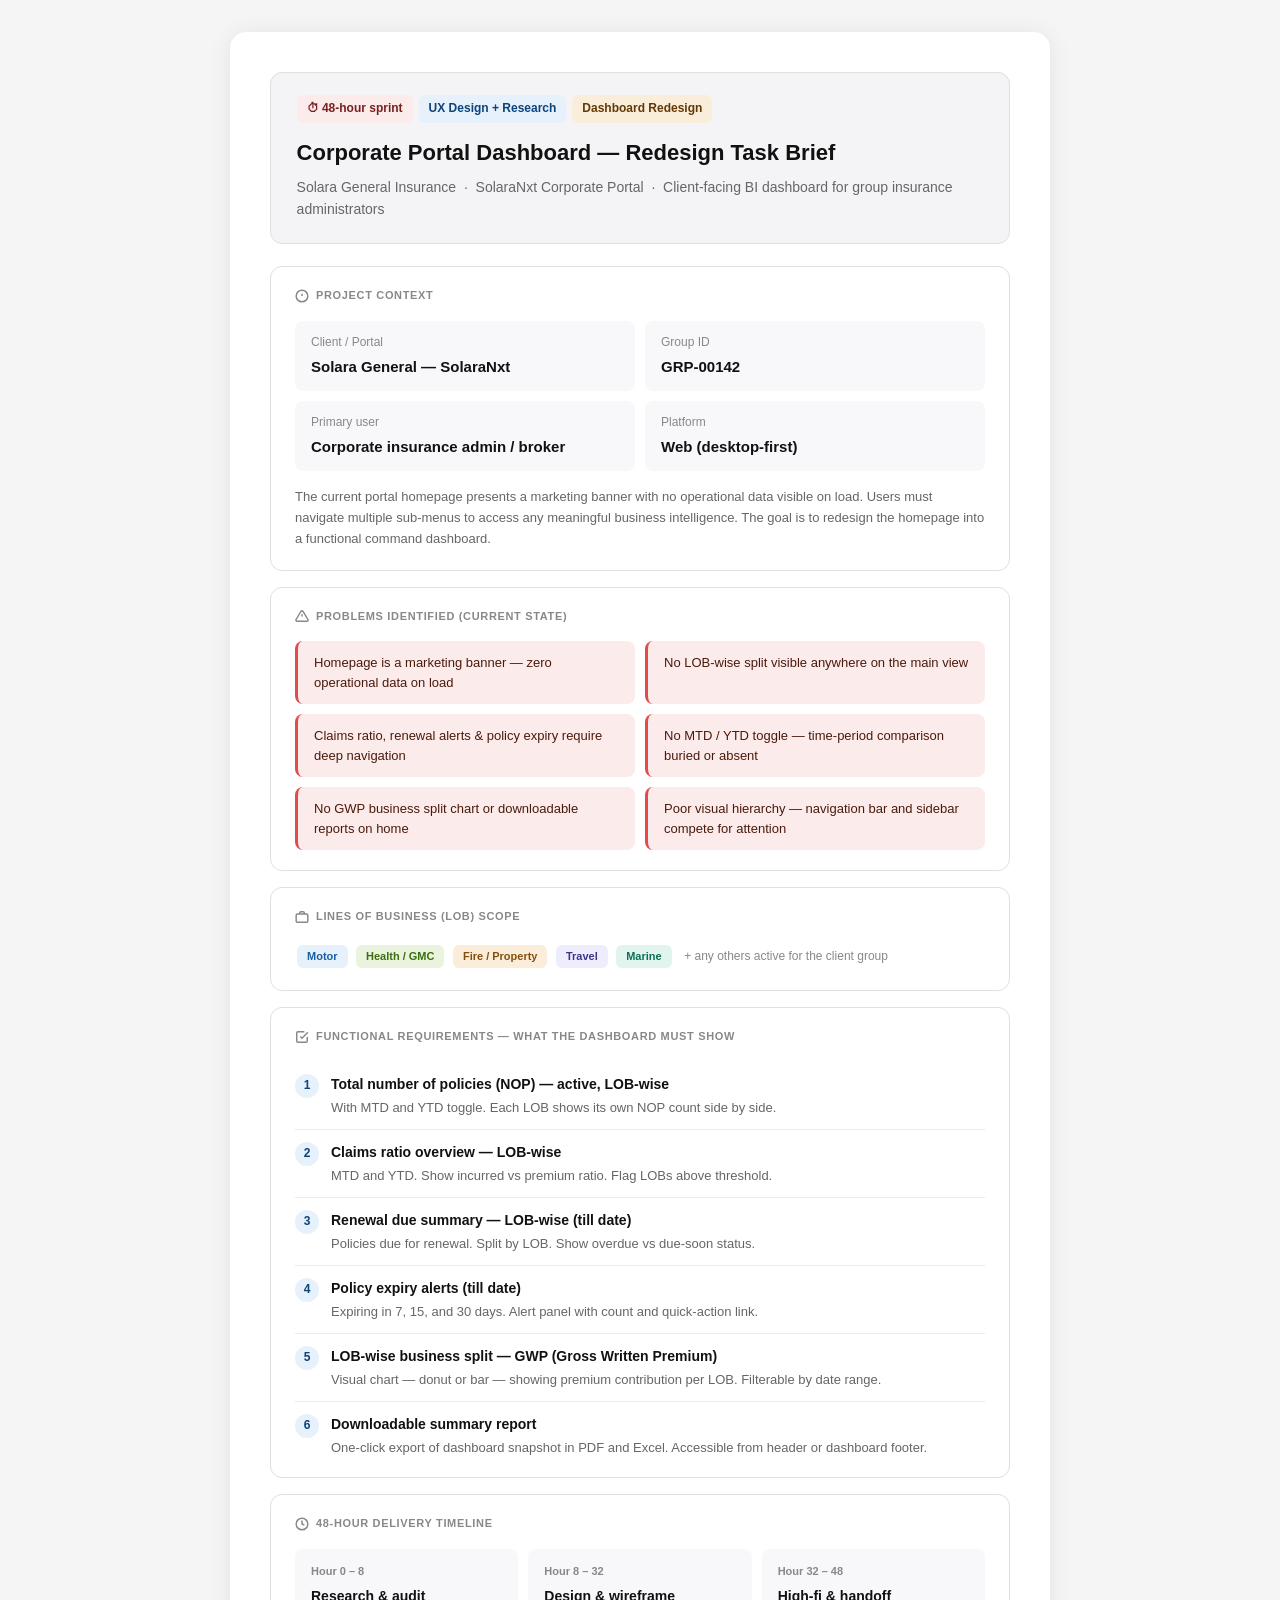
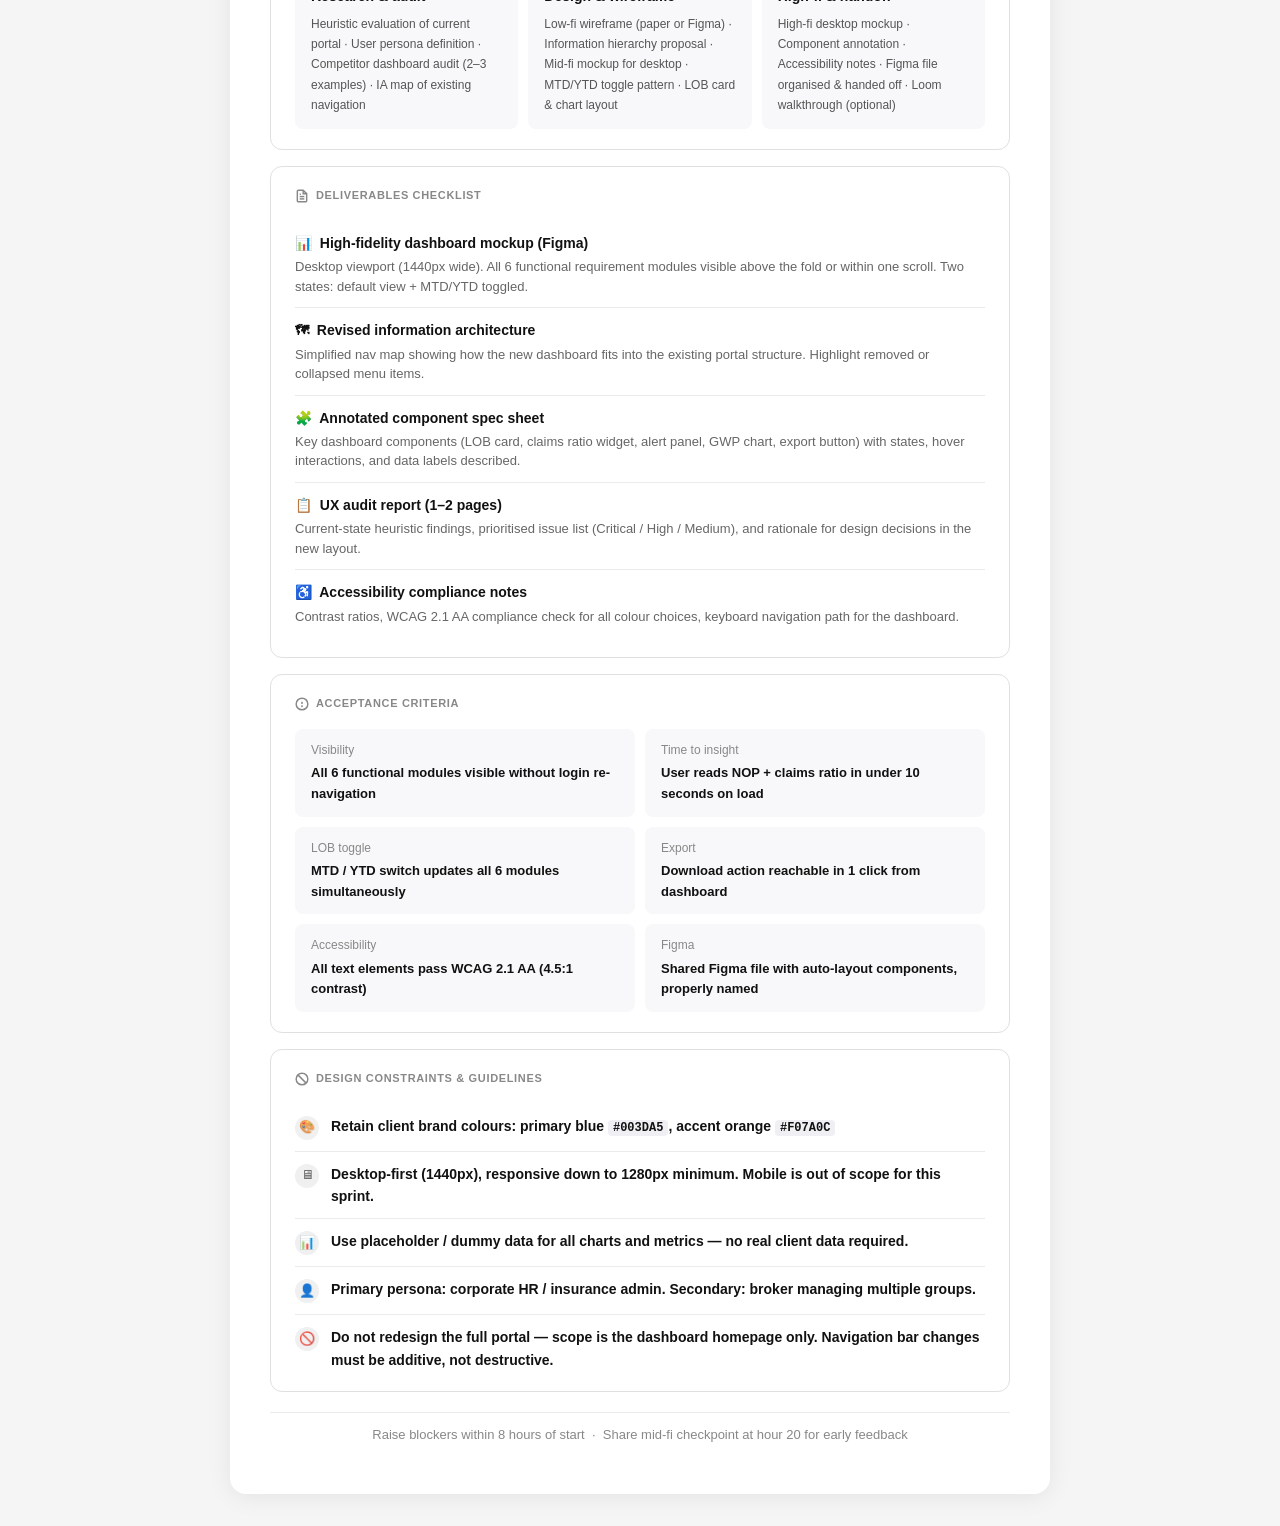
<file: index.html>
<!DOCTYPE html>
<html lang="en">
<head>
<meta charset="UTF-8">
<meta name="viewport" content="width=device-width, initial-scale=1.0">
<title>UX Task Brief — Solara General Insurance Portal Dashboard</title>
<style>
  *, *::before, *::after { box-sizing: border-box; margin: 0; padding: 0; }
  body {
    font-family: -apple-system, BlinkMacSystemFont, 'Segoe UI', Roboto, Helvetica, Arial, sans-serif;
    background: #f5f5f5;
    color: #111;
    padding: 2rem 1rem;
    line-height: 1.6;
  }
  .page {
    max-width: 820px;
    margin: 0 auto;
    background: #fff;
    border-radius: 16px;
    box-shadow: 0 2px 24px rgba(0,0,0,0.08);
    padding: 2.5rem 2.5rem 3rem;
  }

  /* Header */
  .header {
    background: #f4f4f6;
    border: 0.5px solid #e0e0e0;
    border-radius: 12px;
    padding: 1.4rem 1.6rem;
    margin-bottom: 1.4rem;
  }
  .badges { margin-bottom: 12px; display: flex; flex-wrap: wrap; gap: 6px; }
  .badge {
    display: inline-flex; align-items: center; gap: 5px;
    font-size: 12px; font-weight: 600;
    padding: 4px 10px; border-radius: 6px;
  }
  .badge-red    { background: #FCEBEB; color: #791F1F; }
  .badge-blue   { background: #E6F1FB; color: #0C447C; }
  .badge-amber  { background: #FAEEDA; color: #633806; }
  .header h1 { font-size: 22px; font-weight: 600; color: #111; margin-bottom: 6px; }
  .header p  { font-size: 14px; color: #666; }

  /* Sections */
  .section {
    border: 0.5px solid #e0e0e0;
    border-radius: 12px;
    padding: 1.25rem 1.5rem;
    margin-bottom: 1rem;
    background: #fff;
  }
  .section-title {
    font-size: 11px; font-weight: 700;
    color: #888; text-transform: uppercase; letter-spacing: 0.06em;
    margin-bottom: 1rem;
    display: flex; align-items: center; gap: 7px;
  }
  .section-title svg { flex-shrink: 0; }

  /* Meta grid */
  .row { display: grid; grid-template-columns: 1fr 1fr; gap: 10px; margin-bottom: 1rem; }
  .meta-card { background: #f8f8fa; border-radius: 8px; padding: 0.75rem 1rem; }
  .meta-label { font-size: 12px; color: #888; margin-bottom: 3px; }
  .meta-val   { font-size: 15px; font-weight: 600; color: #111; }

  /* Problems */
  .problem-grid { display: grid; grid-template-columns: 1fr 1fr; gap: 10px; }
  .problem-card {
    border-radius: 8px; padding: 0.75rem 1rem;
    background: #FCEBEB; border-left: 3px solid #E24B4A;
  }
  .problem-card p { font-size: 13px; color: #4A1B0C; line-height: 1.5; }

  /* LOB pills */
  .lob-pill {
    display: inline-block; font-size: 11px; font-weight: 600;
    padding: 3px 10px; border-radius: 6px; margin: 2px;
  }
  .lob-motor  { background: #E6F1FB; color: #185FA5; }
  .lob-health { background: #EAF3DE; color: #3B6D11; }
  .lob-fire   { background: #FAEEDA; color: #854F0B; }
  .lob-travel { background: #EEEDFE; color: #3C3489; }
  .lob-marine { background: #E1F5EE; color: #0F6E56; }

  /* Task items */
  .task-item {
    display: flex; align-items: flex-start; gap: 12px;
    padding: 11px 0; border-bottom: 0.5px solid #ebebeb;
  }
  .task-item:last-child { border-bottom: none; padding-bottom: 0; }
  .task-num {
    min-width: 24px; height: 24px; border-radius: 50%;
    background: #E6F1FB; color: #0C447C;
    font-size: 12px; font-weight: 700;
    display: flex; align-items: center; justify-content: center;
    flex-shrink: 0; margin-top: 1px;
  }
  .task-text { font-size: 14px; font-weight: 600; color: #111; }
  .task-sub  { font-size: 13px; color: #666; margin-top: 3px; line-height: 1.5; }

  /* Timeline */
  .timeline { display: grid; grid-template-columns: repeat(3, 1fr); gap: 10px; }
  .phase { background: #f8f8fa; border-radius: 8px; padding: 0.85rem 1rem; }
  .phase-time  { font-size: 11px; font-weight: 700; color: #888; margin-bottom: 5px; }
  .phase-name  { font-size: 14px; font-weight: 600; color: #111; margin-bottom: 6px; }
  .phase-tasks { font-size: 12px; color: #555; line-height: 1.7; }

  /* Deliverables */
  .deliverable {
    display: flex; gap: 12px;
    padding: 11px 0; border-bottom: 0.5px solid #ebebeb;
  }
  .deliverable:last-child { border-bottom: none; }
  .del-icon { font-size: 20px; color: #888; min-width: 28px; margin-top: 1px; }
  .del-title { font-size: 14px; font-weight: 600; color: #111; }
  .del-desc  { font-size: 13px; color: #666; margin-top: 3px; line-height: 1.5; }

  /* KPI grid */
  .kpi-grid { display: grid; grid-template-columns: 1fr 1fr; gap: 10px; }
  .kpi-card  { background: #f8f8fa; border-radius: 8px; padding: 0.75rem 1rem; }
  .kpi-label { font-size: 12px; color: #888; }
  .kpi-val   { font-size: 13px; font-weight: 600; color: #111; margin-top: 3px; }

  /* Constraint icon circle */
  .con-num {
    min-width: 24px; height: 24px; border-radius: 50%;
    background: #f0f0f0; color: #555;
    font-size: 13px; display: flex; align-items: center;
    justify-content: center; flex-shrink: 0; margin-top: 1px;
  }

  /* Footer */
  .footer-note {
    font-size: 13px; color: #888; text-align: center;
    padding-top: 0.75rem; border-top: 0.5px solid #ebebeb;
    margin-top: 1.25rem;
  }

  code {
    background: #f0f0f4; border-radius: 4px;
    padding: 1px 5px; font-size: 12px; font-family: monospace;
  }

  @media print {
    body { background: #fff; padding: 0; }
    .page { box-shadow: none; border-radius: 0; padding: 1.5rem; }
  }
</style>
</head>
<body>
<div class="page">

  <!-- Header -->
  <div class="header">
    <div class="badges">
      <span class="badge badge-red">⏱ 48-hour sprint</span>
      <span class="badge badge-blue">UX Design + Research</span>
      <span class="badge badge-amber">Dashboard Redesign</span>
    </div>
    <h1>Corporate Portal Dashboard — Redesign Task Brief</h1>
    <p>Solara General Insurance &nbsp;·&nbsp; SolaraNxt Corporate Portal &nbsp;·&nbsp; Client-facing BI dashboard for group insurance administrators</p>
  </div>

  <!-- Project Context -->
  <div class="section">
    <div class="section-title">
      <svg width="14" height="14" viewBox="0 0 24 24" fill="none" stroke="#888" stroke-width="2.5"><circle cx="12" cy="12" r="10"/><line x1="12" y1="8" x2="12" y2="12"/><line x1="12" y1="16" x2="12.01" y2="16"/></svg>
      Project context
    </div>
    <div class="row">
      <div class="meta-card">
        <div class="meta-label">Client / Portal</div>
        <div class="meta-val">Solara General — SolaraNxt</div>
      </div>
      <div class="meta-card">
        <div class="meta-label">Group ID</div>
        <div class="meta-val">GRP-00142</div>
      </div>
      <div class="meta-card">
        <div class="meta-label">Primary user</div>
        <div class="meta-val">Corporate insurance admin / broker</div>
      </div>
      <div class="meta-card">
        <div class="meta-label">Platform</div>
        <div class="meta-val">Web (desktop-first)</div>
      </div>
    </div>
    <p style="font-size:13px; color:#666; line-height:1.6;">The current portal homepage presents a marketing banner with no operational data visible on load. Users must navigate multiple sub-menus to access any meaningful business intelligence. The goal is to redesign the homepage into a functional command dashboard.</p>
  </div>

  <!-- Problems -->
  <div class="section">
    <div class="section-title">
      <svg width="14" height="14" viewBox="0 0 24 24" fill="none" stroke="#888" stroke-width="2.5"><path d="M10.29 3.86L1.82 18a2 2 0 001.71 3h16.94a2 2 0 001.71-3L13.71 3.86a2 2 0 00-3.42 0z"/><line x1="12" y1="9" x2="12" y2="13"/><line x1="12" y1="17" x2="12.01" y2="17"/></svg>
      Problems identified (current state)
    </div>
    <div class="problem-grid">
      <div class="problem-card"><p>Homepage is a marketing banner — zero operational data on load</p></div>
      <div class="problem-card"><p>No LOB-wise split visible anywhere on the main view</p></div>
      <div class="problem-card"><p>Claims ratio, renewal alerts &amp; policy expiry require deep navigation</p></div>
      <div class="problem-card"><p>No MTD / YTD toggle — time-period comparison buried or absent</p></div>
      <div class="problem-card"><p>No GWP business split chart or downloadable reports on home</p></div>
      <div class="problem-card"><p>Poor visual hierarchy — navigation bar and sidebar compete for attention</p></div>
    </div>
  </div>

  <!-- LOB Scope -->
  <div class="section">
    <div class="section-title">
      <svg width="14" height="14" viewBox="0 0 24 24" fill="none" stroke="#888" stroke-width="2.5"><rect x="2" y="7" width="20" height="14" rx="2"/><path d="M16 7V5a2 2 0 00-2-2h-4a2 2 0 00-2 2v2"/></svg>
      Lines of business (LOB) scope
    </div>
    <div>
      <span class="lob-pill lob-motor">Motor</span>
      <span class="lob-pill lob-health">Health / GMC</span>
      <span class="lob-pill lob-fire">Fire / Property</span>
      <span class="lob-pill lob-travel">Travel</span>
      <span class="lob-pill lob-marine">Marine</span>
      <span style="font-size:12px; color:#888; margin-left:6px;">+ any others active for the client group</span>
    </div>
  </div>

  <!-- Functional Requirements -->
  <div class="section">
    <div class="section-title">
      <svg width="14" height="14" viewBox="0 0 24 24" fill="none" stroke="#888" stroke-width="2.5"><path d="M9 11l3 3L22 4"/><path d="M21 12v7a2 2 0 01-2 2H5a2 2 0 01-2-2V5a2 2 0 012-2h11"/></svg>
      Functional requirements — what the dashboard must show
    </div>

    <div class="task-item">
      <div class="task-num">1</div>
      <div>
        <div class="task-text">Total number of policies (NOP) — active, LOB-wise</div>
        <div class="task-sub">With MTD and YTD toggle. Each LOB shows its own NOP count side by side.</div>
      </div>
    </div>
    <div class="task-item">
      <div class="task-num">2</div>
      <div>
        <div class="task-text">Claims ratio overview — LOB-wise</div>
        <div class="task-sub">MTD and YTD. Show incurred vs premium ratio. Flag LOBs above threshold.</div>
      </div>
    </div>
    <div class="task-item">
      <div class="task-num">3</div>
      <div>
        <div class="task-text">Renewal due summary — LOB-wise (till date)</div>
        <div class="task-sub">Policies due for renewal. Split by LOB. Show overdue vs due-soon status.</div>
      </div>
    </div>
    <div class="task-item">
      <div class="task-num">4</div>
      <div>
        <div class="task-text">Policy expiry alerts (till date)</div>
        <div class="task-sub">Expiring in 7, 15, and 30 days. Alert panel with count and quick-action link.</div>
      </div>
    </div>
    <div class="task-item">
      <div class="task-num">5</div>
      <div>
        <div class="task-text">LOB-wise business split — GWP (Gross Written Premium)</div>
        <div class="task-sub">Visual chart — donut or bar — showing premium contribution per LOB. Filterable by date range.</div>
      </div>
    </div>
    <div class="task-item">
      <div class="task-num">6</div>
      <div>
        <div class="task-text">Downloadable summary report</div>
        <div class="task-sub">One-click export of dashboard snapshot in PDF and Excel. Accessible from header or dashboard footer.</div>
      </div>
    </div>
  </div>

  <!-- Timeline -->
  <div class="section">
    <div class="section-title">
      <svg width="14" height="14" viewBox="0 0 24 24" fill="none" stroke="#888" stroke-width="2.5"><circle cx="12" cy="12" r="10"/><polyline points="12 6 12 12 16 14"/></svg>
      48-hour delivery timeline
    </div>
    <div class="timeline">
      <div class="phase">
        <div class="phase-time">Hour 0 – 8</div>
        <div class="phase-name">Research &amp; audit</div>
        <div class="phase-tasks">Heuristic evaluation of current portal · User persona definition · Competitor dashboard audit (2–3 examples) · IA map of existing navigation</div>
      </div>
      <div class="phase">
        <div class="phase-time">Hour 8 – 32</div>
        <div class="phase-name">Design &amp; wireframe</div>
        <div class="phase-tasks">Low-fi wireframe (paper or Figma) · Information hierarchy proposal · Mid-fi mockup for desktop · MTD/YTD toggle pattern · LOB card &amp; chart layout</div>
      </div>
      <div class="phase">
        <div class="phase-time">Hour 32 – 48</div>
        <div class="phase-name">High-fi &amp; handoff</div>
        <div class="phase-tasks">High-fi desktop mockup · Component annotation · Accessibility notes · Figma file organised &amp; handed off · Loom walkthrough (optional)</div>
      </div>
    </div>
  </div>

  <!-- Deliverables -->
  <div class="section">
    <div class="section-title">
      <svg width="14" height="14" viewBox="0 0 24 24" fill="none" stroke="#888" stroke-width="2.5"><path d="M14 2H6a2 2 0 00-2 2v16a2 2 0 002 2h12a2 2 0 002-2V8z"/><polyline points="14 2 14 8 20 8"/><line x1="16" y1="13" x2="8" y2="13"/><line x1="16" y1="17" x2="8" y2="17"/><polyline points="10 9 9 9 8 9"/></svg>
      Deliverables checklist
    </div>
    <div class="deliverable">
      <div>
        <div class="del-title">📊 &nbsp;High-fidelity dashboard mockup (Figma)</div>
        <div class="del-desc">Desktop viewport (1440px wide). All 6 functional requirement modules visible above the fold or within one scroll. Two states: default view + MTD/YTD toggled.</div>
      </div>
    </div>
    <div class="deliverable">
      <div>
        <div class="del-title">🗺 &nbsp;Revised information architecture</div>
        <div class="del-desc">Simplified nav map showing how the new dashboard fits into the existing portal structure. Highlight removed or collapsed menu items.</div>
      </div>
    </div>
    <div class="deliverable">
      <div>
        <div class="del-title">🧩 &nbsp;Annotated component spec sheet</div>
        <div class="del-desc">Key dashboard components (LOB card, claims ratio widget, alert panel, GWP chart, export button) with states, hover interactions, and data labels described.</div>
      </div>
    </div>
    <div class="deliverable">
      <div>
        <div class="del-title">📋 &nbsp;UX audit report (1–2 pages)</div>
        <div class="del-desc">Current-state heuristic findings, prioritised issue list (Critical / High / Medium), and rationale for design decisions in the new layout.</div>
      </div>
    </div>
    <div class="deliverable">
      <div>
        <div class="del-title">♿ &nbsp;Accessibility compliance notes</div>
        <div class="del-desc">Contrast ratios, WCAG 2.1 AA compliance check for all colour choices, keyboard navigation path for the dashboard.</div>
      </div>
    </div>
  </div>

  <!-- Acceptance Criteria -->
  <div class="section">
    <div class="section-title">
      <svg width="14" height="14" viewBox="0 0 24 24" fill="none" stroke="#888" stroke-width="2.5"><circle cx="12" cy="12" r="10"/><line x1="12" y1="8" x2="12" y2="12"/><circle cx="12" cy="16" r="0.5" fill="#888"/></svg>
      Acceptance criteria
    </div>
    <div class="kpi-grid">
      <div class="kpi-card">
        <div class="kpi-label">Visibility</div>
        <div class="kpi-val">All 6 functional modules visible without login re-navigation</div>
      </div>
      <div class="kpi-card">
        <div class="kpi-label">Time to insight</div>
        <div class="kpi-val">User reads NOP + claims ratio in under 10 seconds on load</div>
      </div>
      <div class="kpi-card">
        <div class="kpi-label">LOB toggle</div>
        <div class="kpi-val">MTD / YTD switch updates all 6 modules simultaneously</div>
      </div>
      <div class="kpi-card">
        <div class="kpi-label">Export</div>
        <div class="kpi-val">Download action reachable in 1 click from dashboard</div>
      </div>
      <div class="kpi-card">
        <div class="kpi-label">Accessibility</div>
        <div class="kpi-val">All text elements pass WCAG 2.1 AA (4.5:1 contrast)</div>
      </div>
      <div class="kpi-card">
        <div class="kpi-label">Figma</div>
        <div class="kpi-val">Shared Figma file with auto-layout components, properly named</div>
      </div>
    </div>
  </div>

  <!-- Design Constraints -->
  <div class="section">
    <div class="section-title">
      <svg width="14" height="14" viewBox="0 0 24 24" fill="none" stroke="#888" stroke-width="2.5"><circle cx="12" cy="12" r="10"/><line x1="4.93" y1="4.93" x2="19.07" y2="19.07"/></svg>
      Design constraints &amp; guidelines
    </div>
    <div class="task-item">
      <div class="con-num">🎨</div>
      <div>
        <div class="task-text">Retain client brand colours: primary blue <code>#003DA5</code>, accent orange <code>#F07A0C</code></div>
      </div>
    </div>
    <div class="task-item">
      <div class="con-num">🖥</div>
      <div>
        <div class="task-text">Desktop-first (1440px), responsive down to 1280px minimum. Mobile is out of scope for this sprint.</div>
      </div>
    </div>
    <div class="task-item">
      <div class="con-num">📊</div>
      <div>
        <div class="task-text">Use placeholder / dummy data for all charts and metrics — no real client data required.</div>
      </div>
    </div>
    <div class="task-item">
      <div class="con-num">👤</div>
      <div>
        <div class="task-text">Primary persona: corporate HR / insurance admin. Secondary: broker managing multiple groups.</div>
      </div>
    </div>
    <div class="task-item">
      <div class="con-num">🚫</div>
      <div>
        <div class="task-text">Do not redesign the full portal — scope is the dashboard homepage only. Navigation bar changes must be additive, not destructive.</div>
      </div>
    </div>
  </div>

  <p class="footer-note">Raise blockers within 8 hours of start &nbsp;·&nbsp; Share mid-fi checkpoint at hour 20 for early feedback</p>

</div>
</body>
</html>
</file>
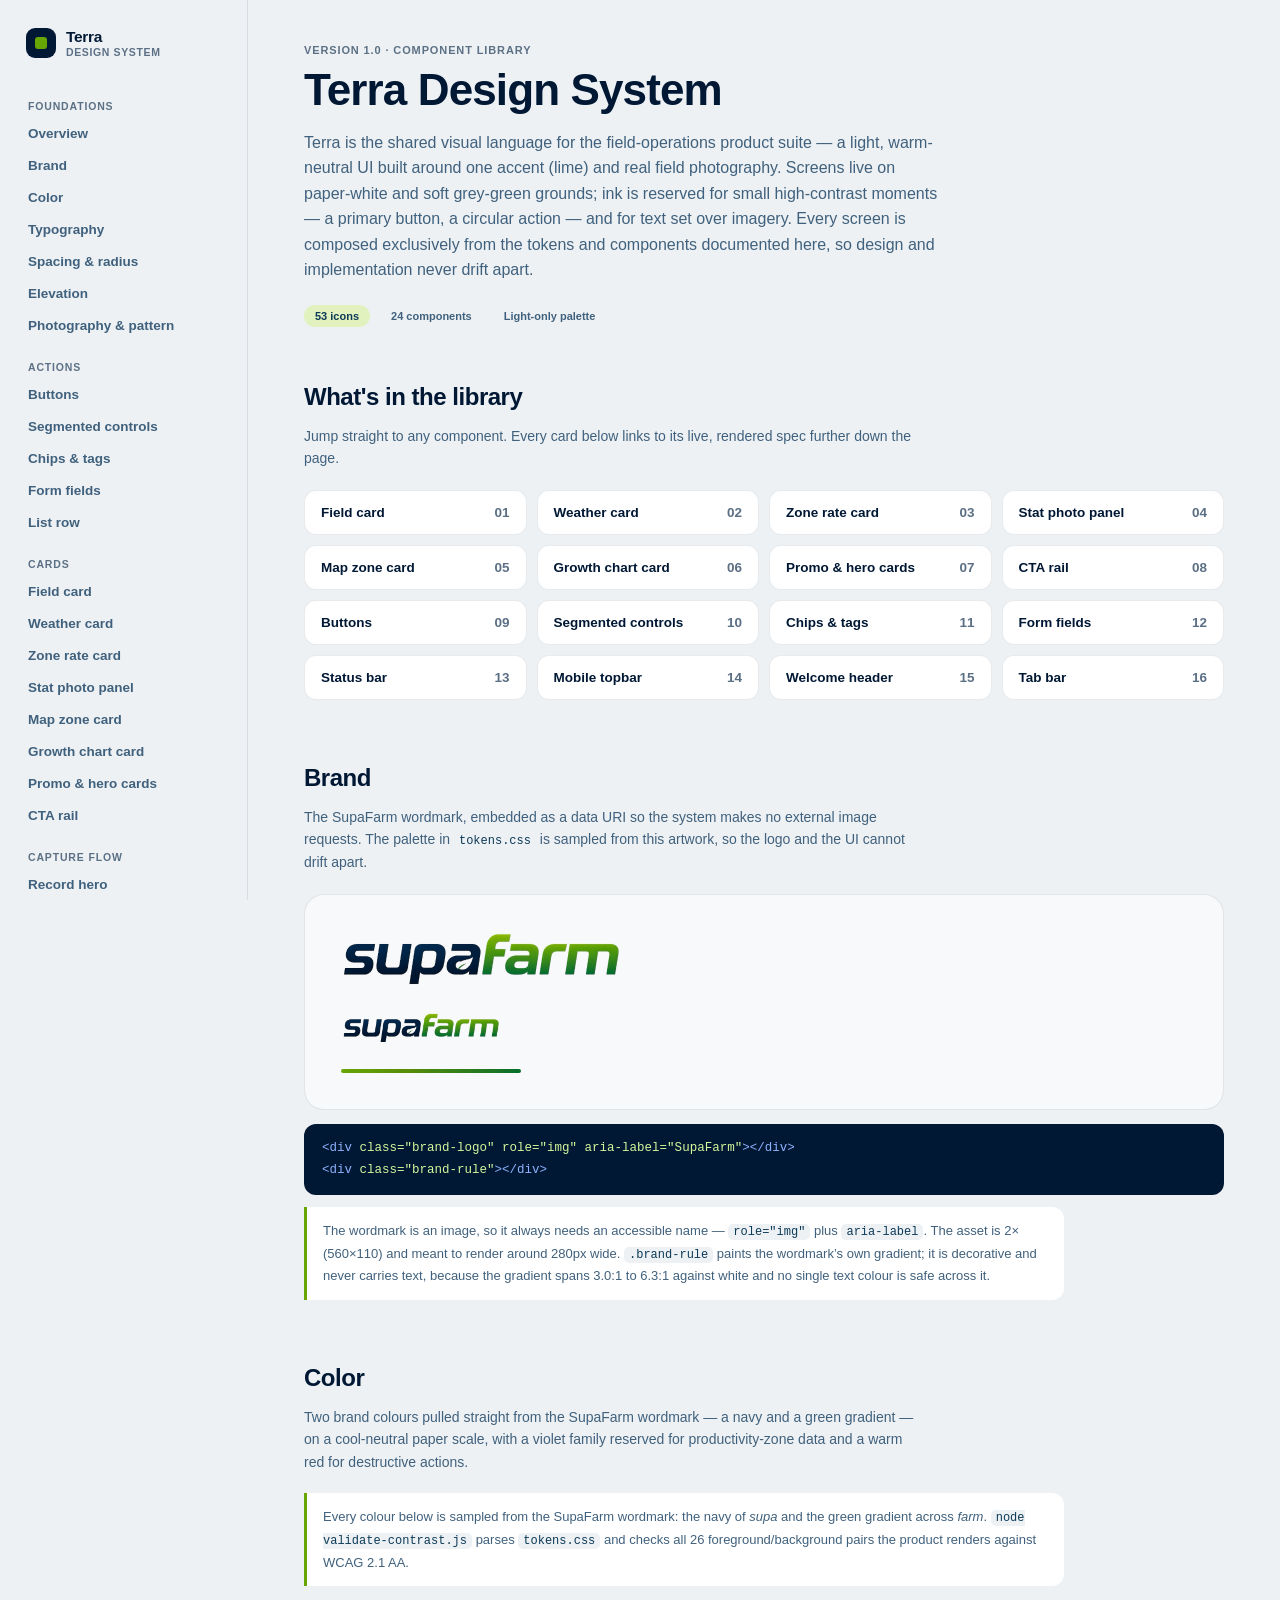
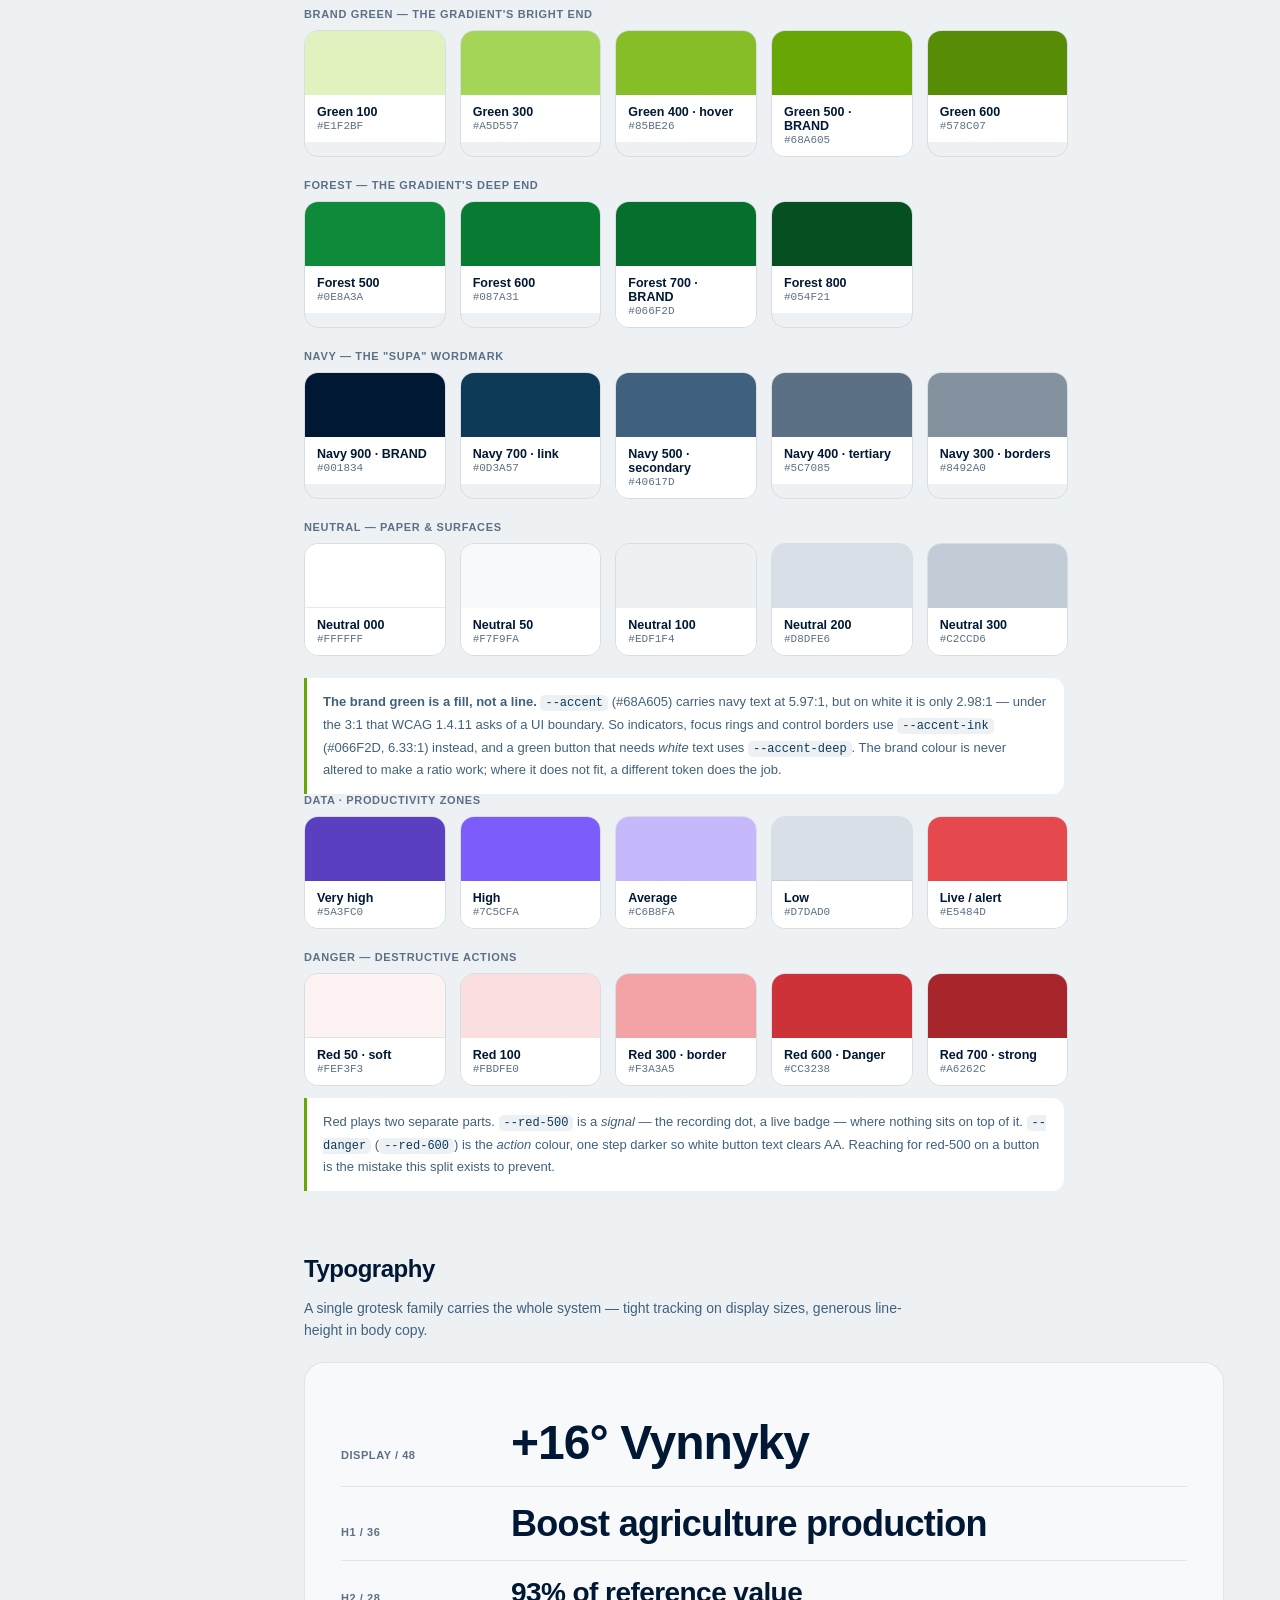
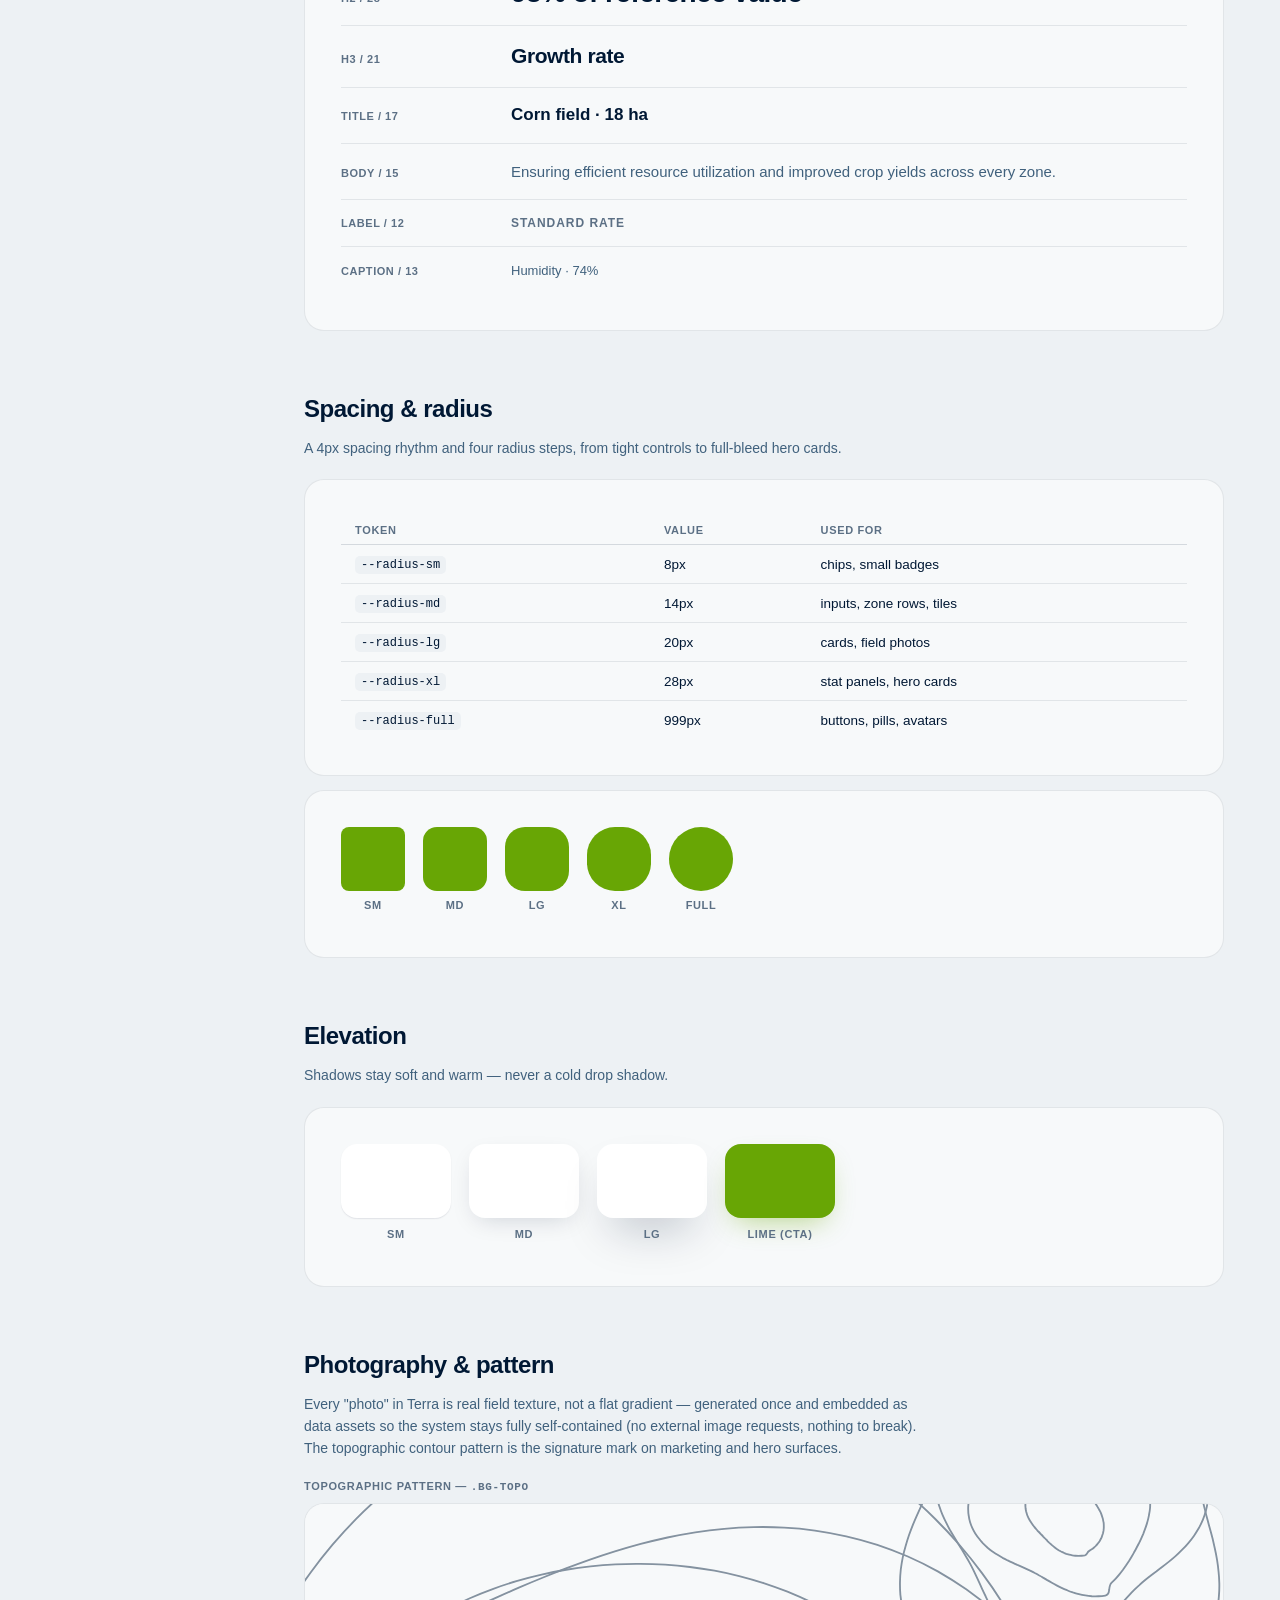
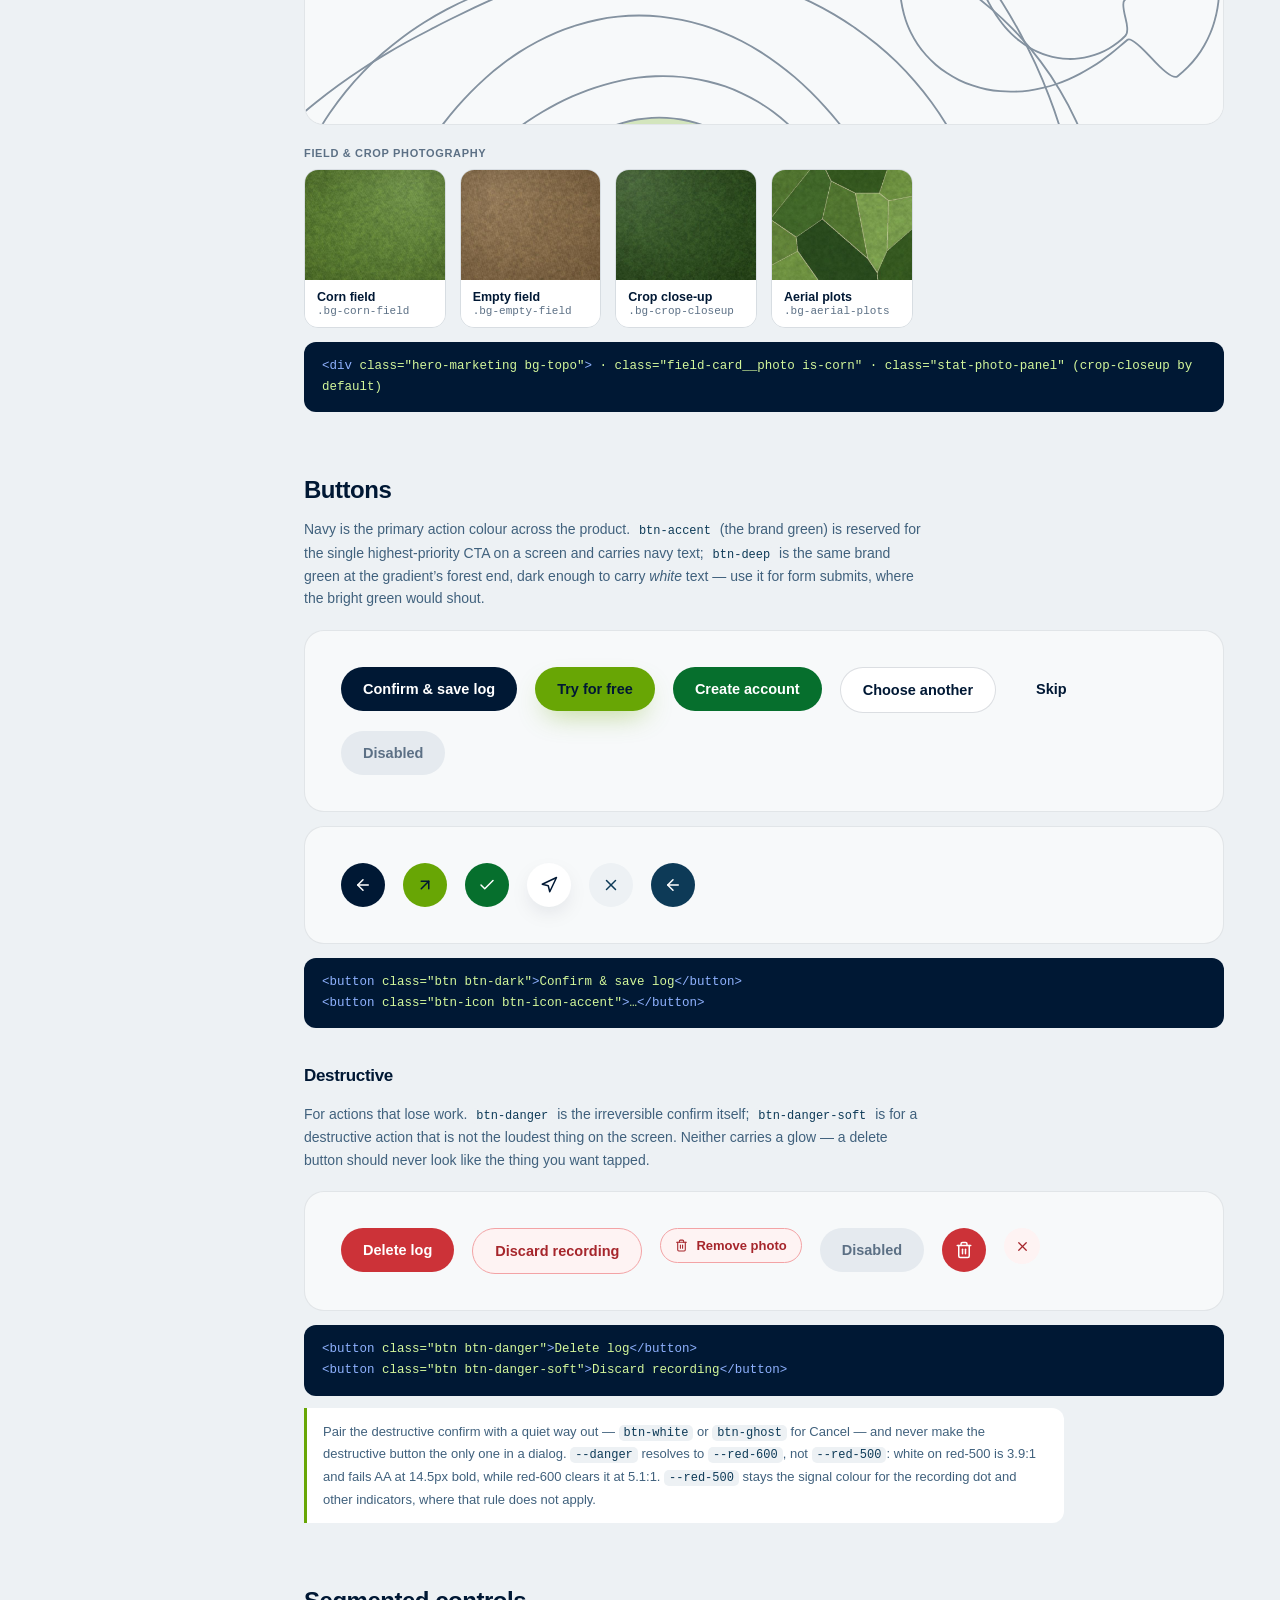
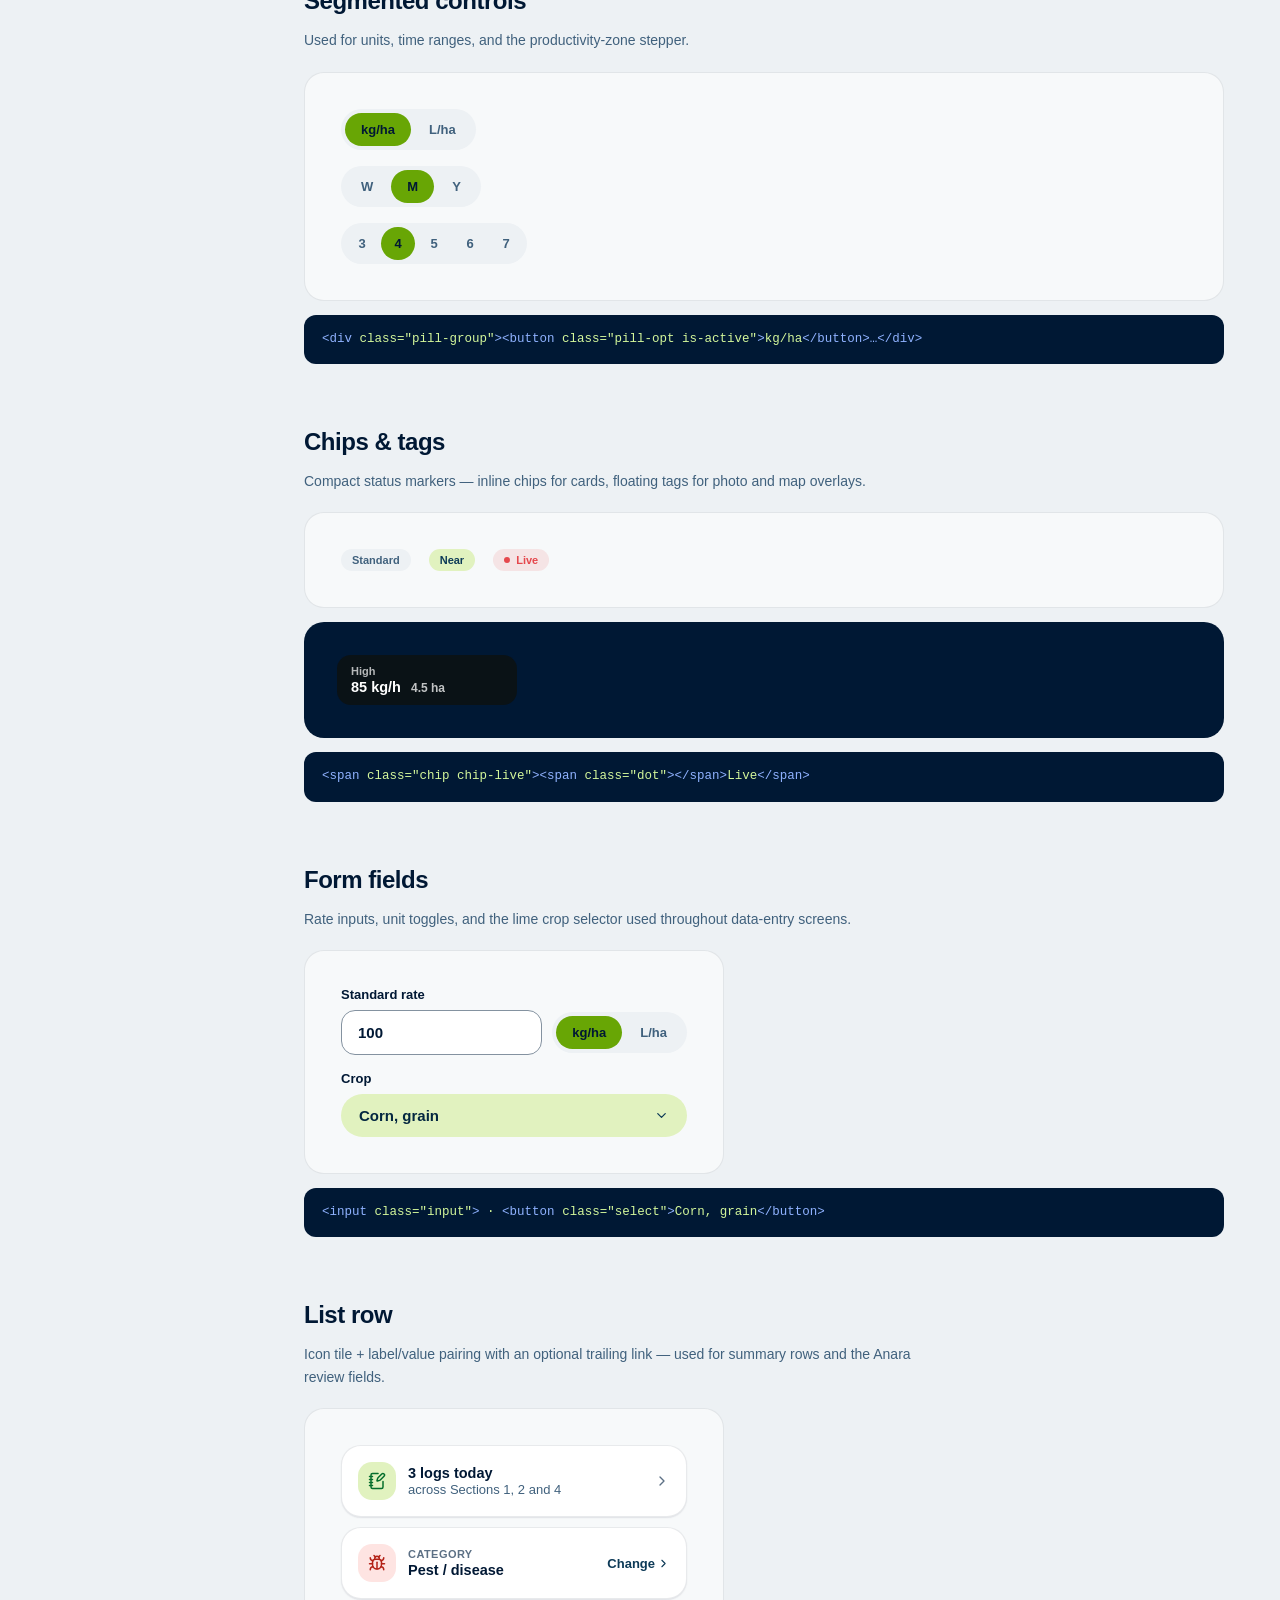
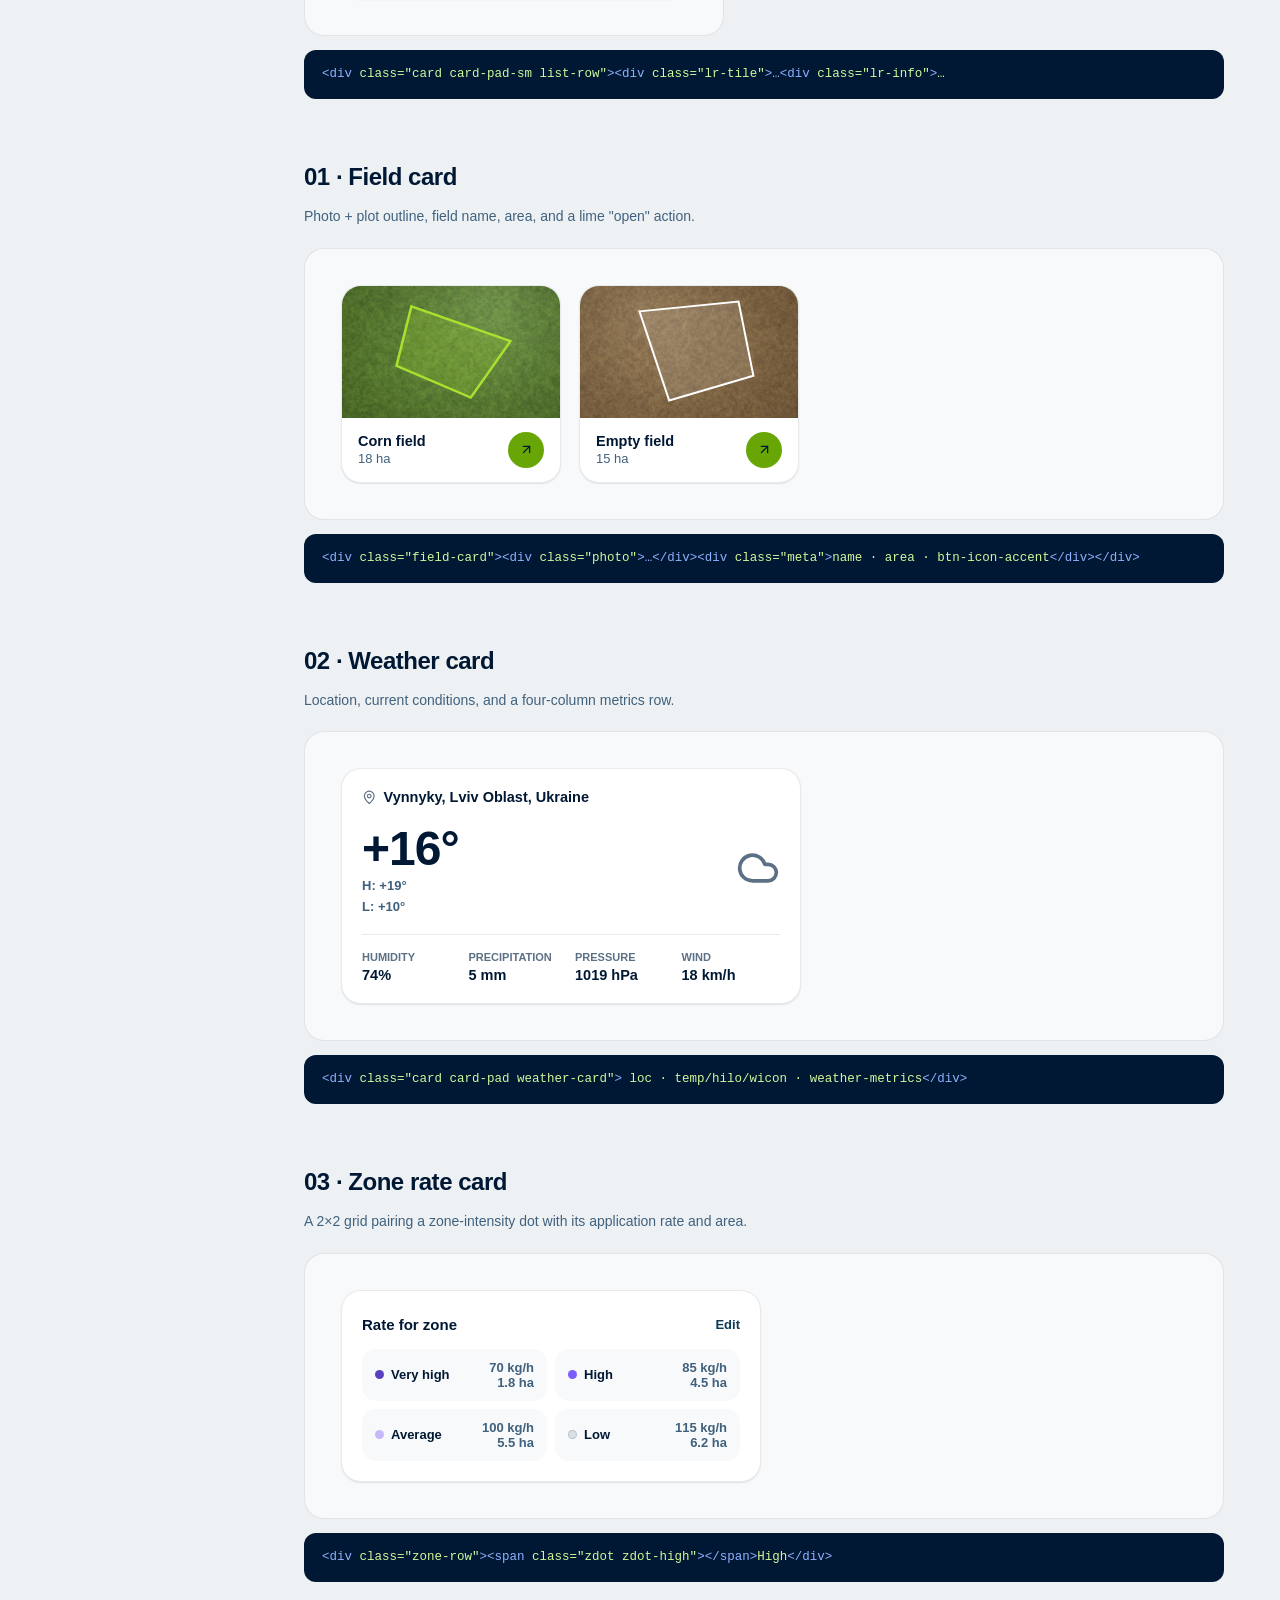
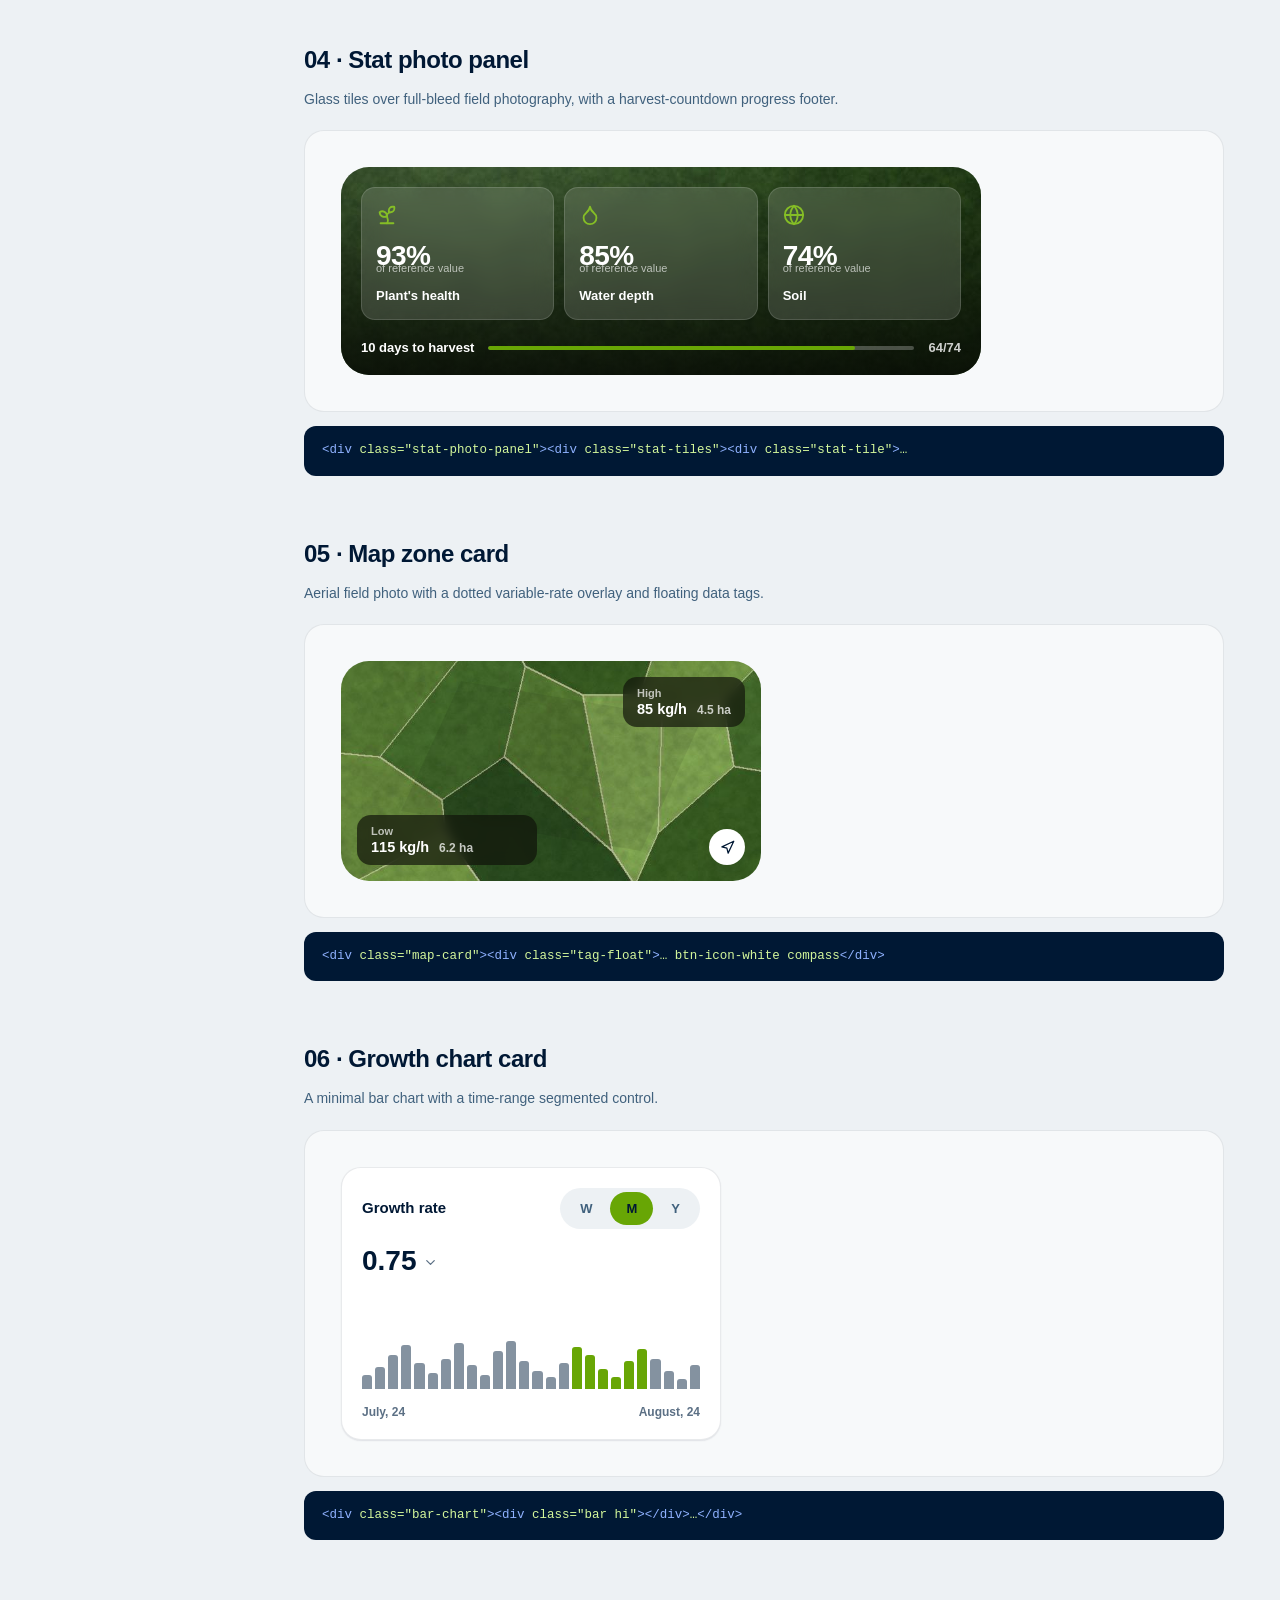
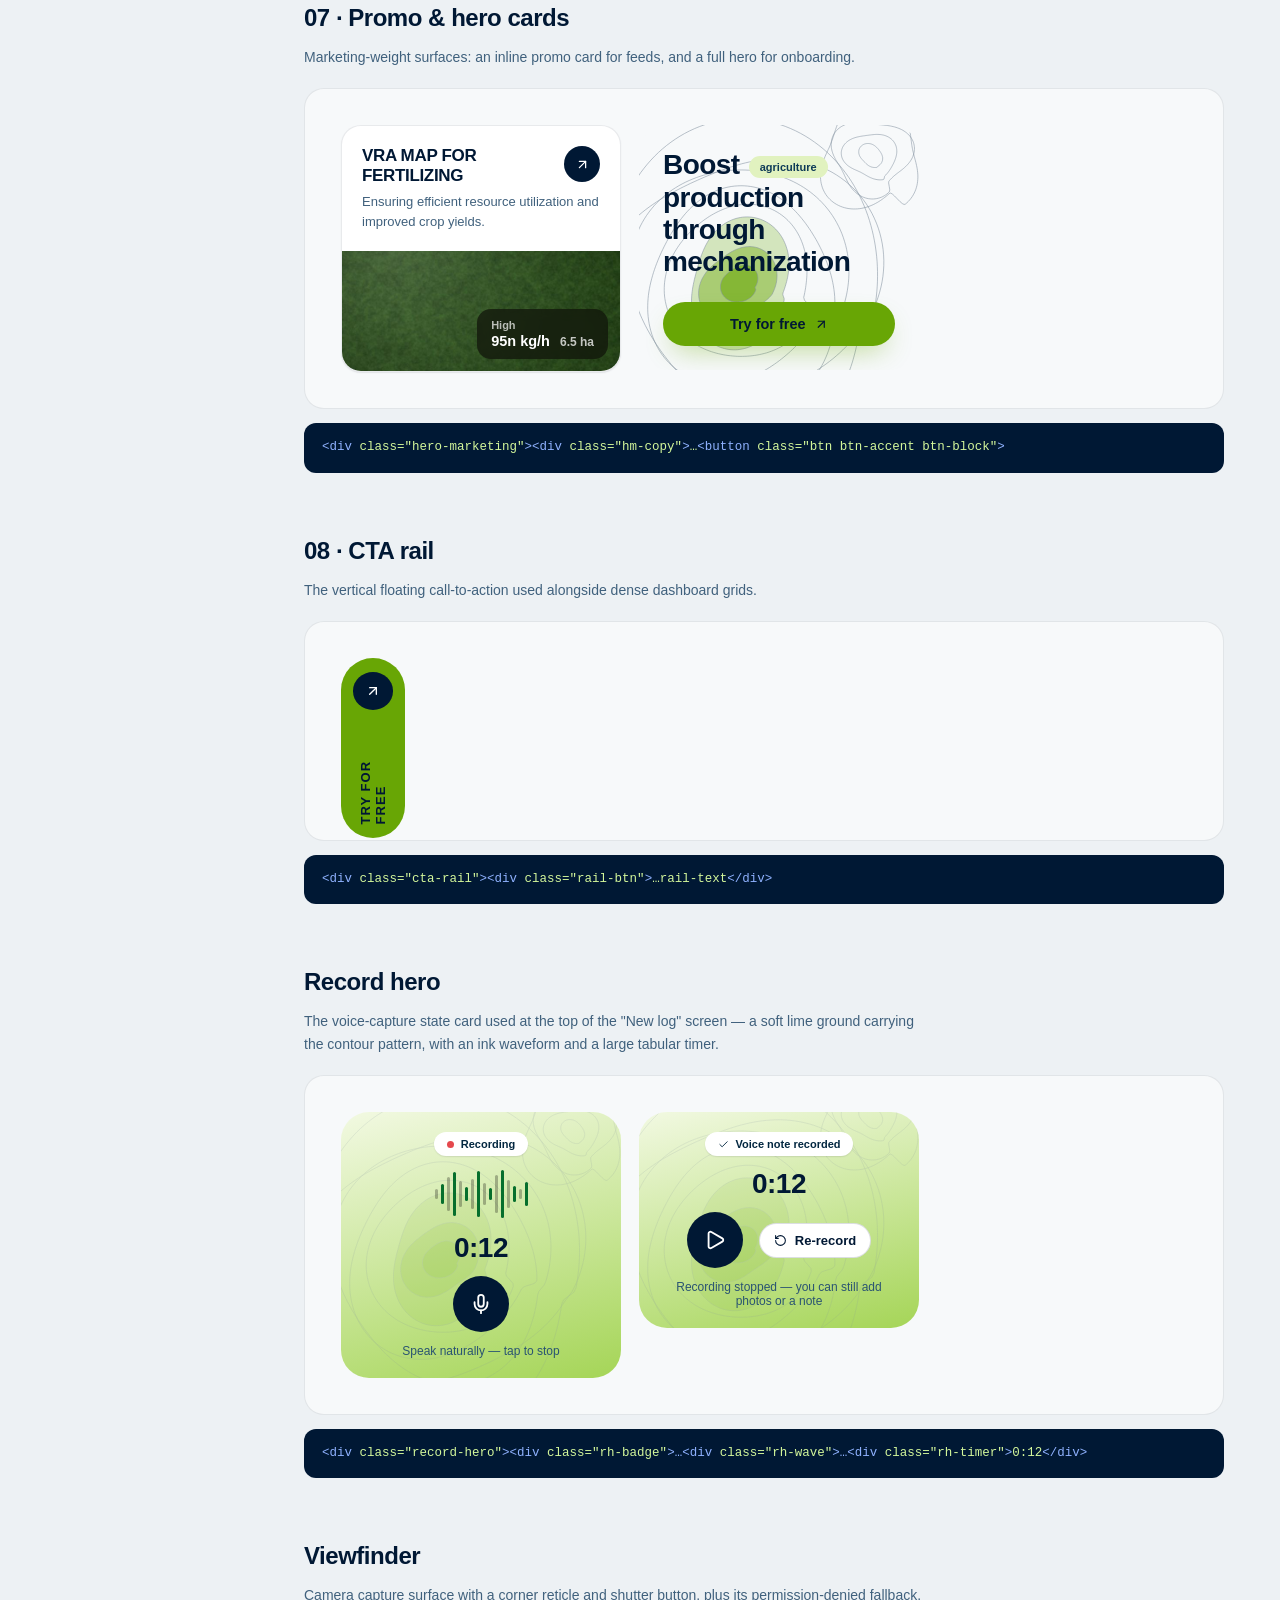
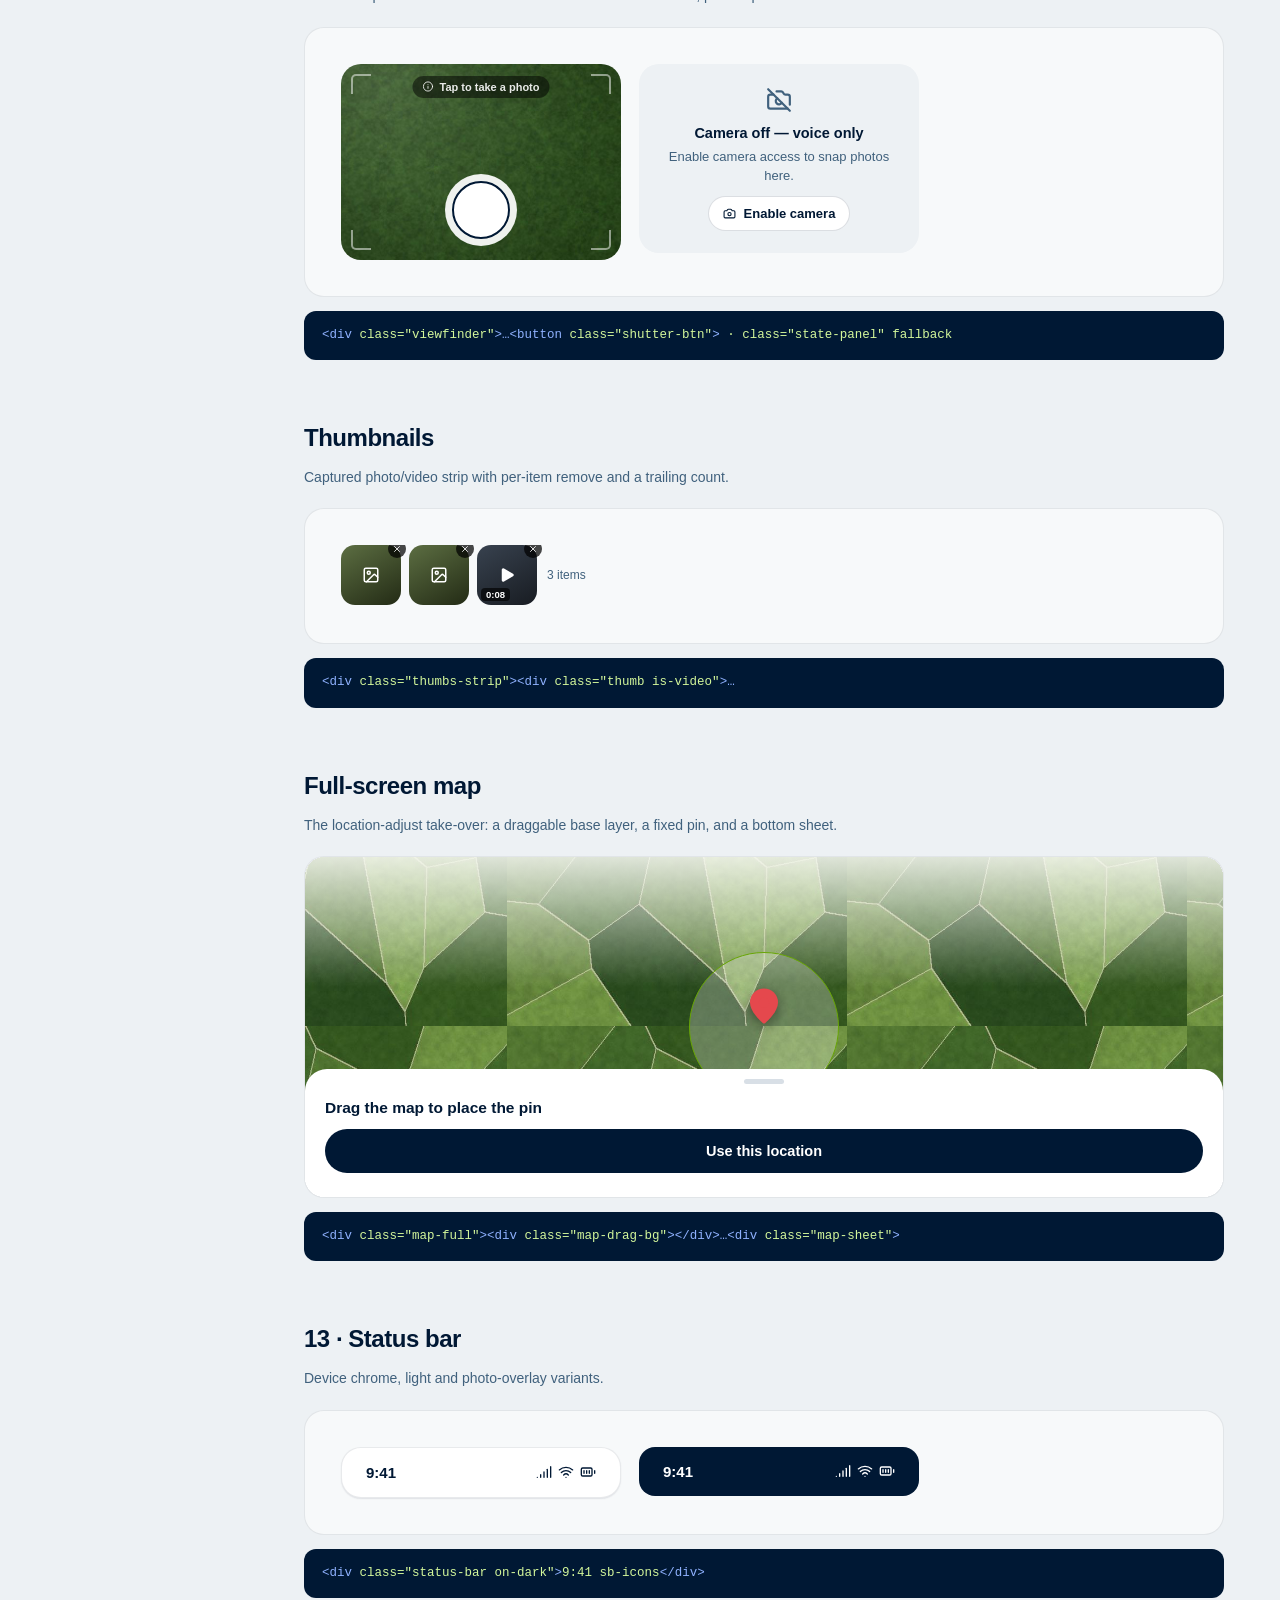
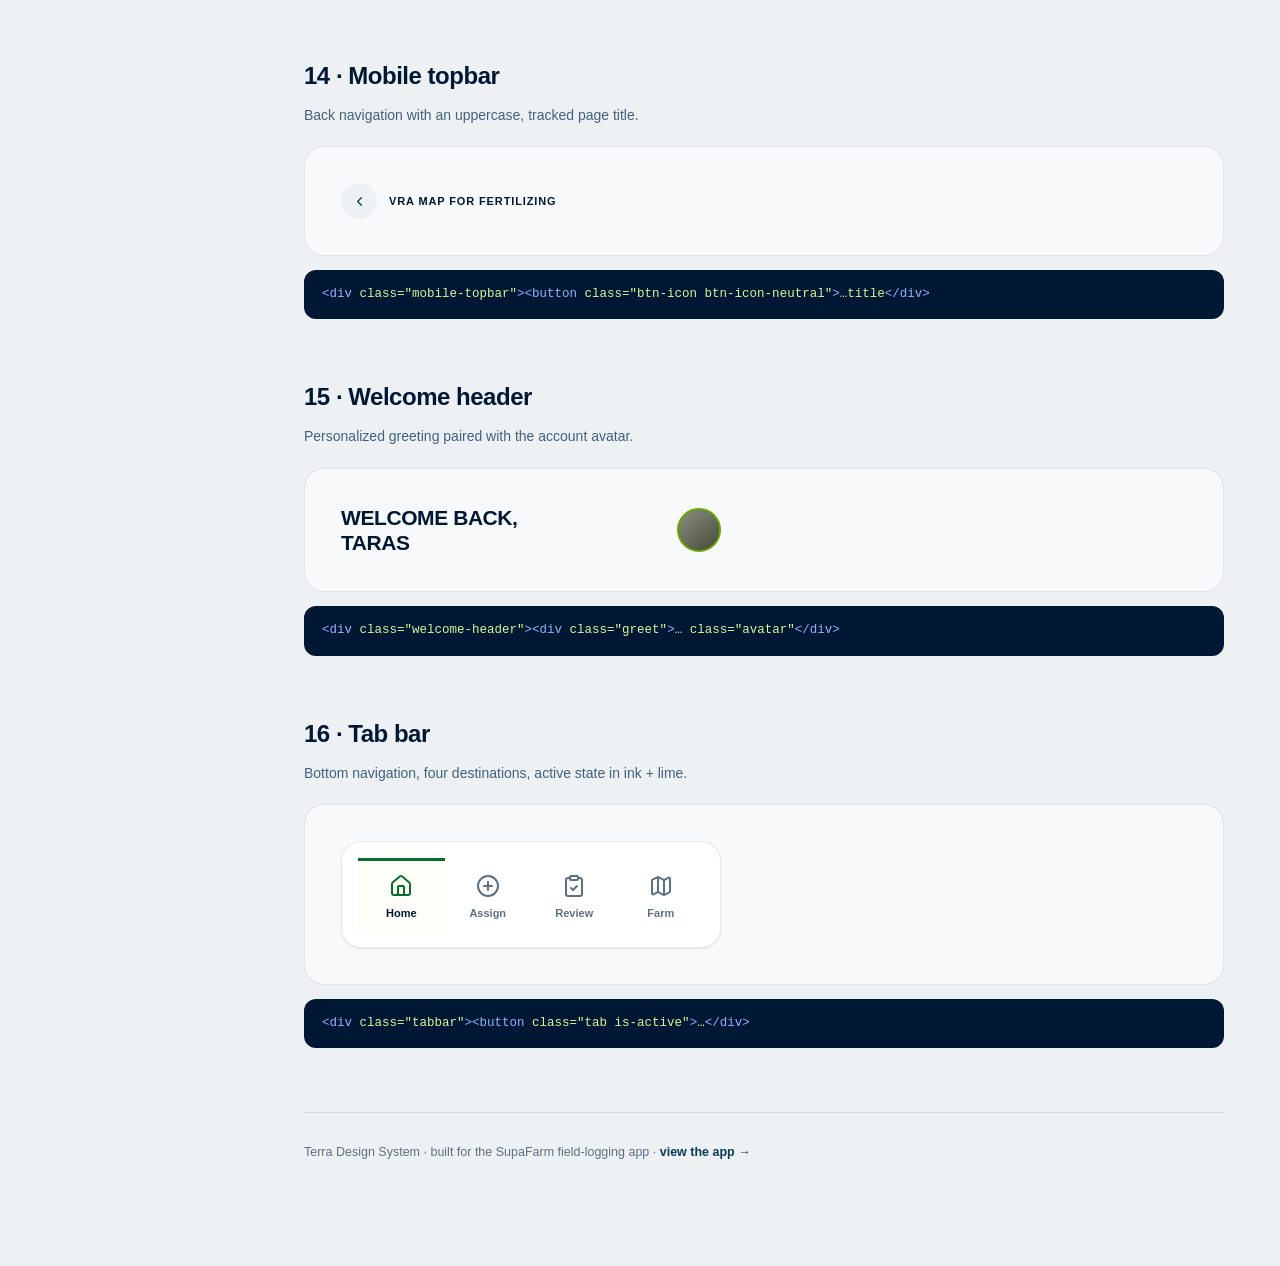
<file: design-system/index.html>
<!DOCTYPE html>
<html lang="en">
<head>
<meta charset="UTF-8">
<title>Terra Design System</title>
<meta name="viewport" content="width=device-width, initial-scale=1.0">
<meta name="description" content="Terra — the design system and component library for the precision-agriculture product suite.">
<link rel="stylesheet" href="tokens.css">
<link rel="stylesheet" href="brand.css">
<link rel="stylesheet" href="textures.css">
<link rel="stylesheet" href="components.css">
<style>
  *,*::before,*::after{box-sizing:border-box;}
  html{scroll-behavior:smooth;}
  body{ margin:0; background:var(--bg-app); }

  .shell{ display:flex; min-height:100vh; }

  /* ---- Sidebar ---- */
  .sidenav{
    width:248px; flex-shrink:0; position:sticky; top:0; height:100vh; overflow-y:auto;
    padding:28px 18px; border-right:1px solid var(--border-subtle);
  }
  .brand{ display:flex; align-items:center; gap:10px; margin-bottom:28px; padding:0 8px; }
  .brand .mark{ width:30px; height:30px; border-radius:9px; background:var(--navy-900); display:flex; align-items:center; justify-content:center; }
  .brand .mark span{ width:12px; height:12px; border-radius:3px; background:var(--accent); display:block; }
  .brand .name{ font-weight:700; font-size:15.5px; letter-spacing:var(--tracking-tight); }
  .brand .tag{ font-size:10.5px; color:var(--text-tertiary); font-weight:700; letter-spacing:.06em; text-transform:uppercase; }

  .nav-group{ margin-bottom:6px; }
  .nav-group-label{ font-size:10.5px; font-weight:700; letter-spacing:.08em; text-transform:uppercase; color:var(--text-tertiary); padding:14px 10px 6px; }
  .nav-link{
    display:block; padding:8px 10px; border-radius:9px; font-size:13.5px; font-weight:600;
    color:var(--text-secondary); text-decoration:none; margin-bottom:1px;
  }
  .nav-link:hover{ background:var(--neutral-100); color:var(--text-primary); }

  .nav-foot{ margin-top:20px; padding:14px 10px 4px; border-top:1px solid var(--border-subtle); }
  .nav-foot a{ display:flex; align-items:center; gap:6px; font-size:12.5px; font-weight:700; color:var(--text-link); text-decoration:none; margin-bottom:8px; }

  /* ---- Main ---- */
  .main{ flex:1; min-width:0; padding:44px 56px 120px; max-width:1180px; }
  .page-head{ margin-bottom:56px; }
  .page-head .eyebrow{ color:var(--accent-ink); }
  .page-head h1{ font-size:44px; font-weight:700; letter-spacing:var(--tracking-tight); margin:10px 0 14px; line-height:1.08; }
  .page-head p{ font-size:16px; color:var(--text-secondary); max-width:640px; line-height:1.6; }
  .page-head .meta-row{ display:flex; gap:10px; margin-top:22px; }

  section.doc-section{ margin-bottom:64px; scroll-margin-top:24px; }
  .sec-head{ margin-bottom:20px; }
  .sec-head h2{ font-size:24px; font-weight:700; letter-spacing:var(--tracking-tight); margin-bottom:6px; }
  .sec-head p{ font-size:14px; color:var(--text-secondary); max-width:620px; line-height:1.6; }

  .preview{
    background:var(--bg-canvas); border:1px solid var(--border-subtle); border-radius:20px;
    padding:36px; margin-bottom:14px;
  }
  .preview-row{ display:flex; flex-wrap:wrap; gap:18px; align-items:flex-start; }
  .preview-label{ font-size:11px; font-weight:700; text-transform:uppercase; letter-spacing:.06em; color:var(--text-tertiary); margin-bottom:10px; }

  .spec-code{
    background:var(--navy-900); color:#D3F79B; border-radius:12px; padding:14px 18px; font-size:12.5px;
    font-family:'SF Mono', 'Fira Code', Menlo, Consolas, monospace; overflow-x:auto; line-height:1.7;
  }
  .spec-code .tag{ color:#8FB2FF; }
  .spec-code .cls{ color:#D3F79B; }

  /* Usage rule that sits under a spec — when to reach for a variant, and why */
  .note{
    margin-top:12px; padding:13px 16px; border-left:3px solid var(--accent);
    background:var(--surface); border-radius:0 12px 12px 0;
    font-size:13px; color:var(--text-secondary); line-height:1.65; max-width:760px;
  }
  .note code, .sec-head code{
    font-family:'SF Mono', 'Fira Code', Menlo, Consolas, monospace; font-size:12px;
    background:var(--neutral-100); color:var(--navy-700); padding:1px 5px; border-radius:5px;
  }

  /* swatches */
  .swatch-grid{ display:grid; grid-template-columns:repeat(auto-fill, minmax(140px,1fr)); gap:14px; }
  .swatch{ border-radius:14px; overflow:hidden; border:1px solid var(--border-subtle); }
  .swatch .fill{ height:64px; }
  .swatch .info{ background:var(--surface); padding:10px 12px; }
  .swatch .info .n{ font-size:12.5px; font-weight:700; }
  .swatch .info .h{ font-size:11px; color:var(--text-tertiary); font-family:monospace; margin-top:1px; }

  .type-row{ display:flex; align-items:baseline; gap:20px; padding:16px 0; border-bottom:1px solid var(--border-subtle); }
  .type-row:last-child{ border-bottom:none; }
  .type-row .tname{ width:150px; flex-shrink:0; font-size:11px; font-weight:700; color:var(--text-tertiary); text-transform:uppercase; letter-spacing:.05em; }

  .token-table{ width:100%; border-collapse:collapse; font-size:13.5px; }
  .token-table th{ text-align:left; font-size:11px; text-transform:uppercase; letter-spacing:.06em; color:var(--text-tertiary); padding:8px 14px; border-bottom:1px solid var(--border-default); }
  .token-table td{ padding:11px 14px; border-bottom:1px solid var(--border-subtle); }
  .token-table tr:last-child td{ border-bottom:none; }
  .token-table code{ font-family:monospace; background:var(--neutral-100); padding:2px 6px; border-radius:5px; font-size:12px; }
  .swatch-dot{ display:inline-block; width:14px; height:14px; border-radius:4px; margin-right:8px; vertical-align:-2px; border:1px solid var(--border-subtle); }

  .radius-demo{ width:64px; height:64px; background:var(--accent); }
  .shadow-demo{ width:110px; height:74px; background:var(--surface); border-radius:16px; }

  .component-index{ display:grid; grid-template-columns:repeat(auto-fill, minmax(220px,1fr)); gap:10px; margin-top:8px; }
  .component-index a{
    display:flex; align-items:center; justify-content:space-between; gap:8px;
    background:var(--surface); border:1px solid var(--border-subtle); border-radius:12px; padding:14px 16px;
    text-decoration:none; color:var(--text-primary); font-weight:700; font-size:13.5px;
  }
  .component-index a:hover{ border-color:var(--accent); }
  .component-index a span.n{ color:var(--text-tertiary); font-weight:600; }

  @media (max-width: 860px){
    .sidenav{ display:none; }
    .main{ padding:32px 20px 100px; }
  }
</style>
</head>

<body class="terra">

<div class="shell">
  <nav class="sidenav">
    <div class="brand">
      <div class="mark"><span></span></div>
      <div>
        <div class="name">Terra</div>
        <div class="tag">Design system</div>
      </div>
    </div>

    <div class="nav-group">
      <div class="nav-group-label">Foundations</div>
      <a class="nav-link" href="#overview">Overview</a>
      <a class="nav-link" href="#brand">Brand</a>
      <a class="nav-link" href="#color">Color</a>
      <a class="nav-link" href="#typography">Typography</a>
      <a class="nav-link" href="#spacing">Spacing &amp; radius</a>
      <a class="nav-link" href="#elevation">Elevation</a>
      <a class="nav-link" href="#texture">Photography &amp; pattern</a>
    </div>
    <div class="nav-group">
      <div class="nav-group-label">Actions</div>
      <a class="nav-link" href="#buttons">Buttons</a>
      <a class="nav-link" href="#segmented">Segmented controls</a>
      <a class="nav-link" href="#chips">Chips &amp; tags</a>
      <a class="nav-link" href="#forms">Form fields</a>
      <a class="nav-link" href="#list-row">List row</a>
    </div>
    <div class="nav-group">
      <div class="nav-group-label">Cards</div>
      <a class="nav-link" href="#field-card">Field card</a>
      <a class="nav-link" href="#weather-card">Weather card</a>
      <a class="nav-link" href="#zone-card">Zone rate card</a>
      <a class="nav-link" href="#stat-panel">Stat photo panel</a>
      <a class="nav-link" href="#map-card">Map zone card</a>
      <a class="nav-link" href="#chart-card">Growth chart card</a>
      <a class="nav-link" href="#promo">Promo &amp; hero cards</a>
      <a class="nav-link" href="#cta-rail">CTA rail</a>
    </div>
    <div class="nav-group">
      <div class="nav-group-label">Capture flow</div>
      <a class="nav-link" href="#record-hero">Record hero</a>
      <a class="nav-link" href="#viewfinder">Viewfinder</a>
      <a class="nav-link" href="#thumbnails">Thumbnails</a>
      <a class="nav-link" href="#map-full">Full-screen map</a>
    </div>
    <div class="nav-group">
      <div class="nav-group-label">Navigation</div>
      <a class="nav-link" href="#statusbar">Status bar</a>
      <a class="nav-link" href="#topbar">Mobile topbar</a>
      <a class="nav-link" href="#welcome">Welcome header</a>
      <a class="nav-link" href="#tabbar">Tab bar</a>
    </div>

    <div class="nav-foot">
      <a href="../farm-app.html">→ SupaFarm app prototype</a>
      <a href="https://github.com/vrichie0406/task-rps" target="_blank" rel="noopener">→ Source on GitHub</a>
    </div>
  </nav>

  <main class="main">
    <header class="page-head" id="overview">
      <div class="t-eyebrow">Version 1.0 · Component library</div>
      <h1>Terra Design System</h1>
      <p>Terra is the shared visual language for the field-operations product suite — a light, warm-neutral UI built around one accent (lime) and real field photography. Screens live on paper-white and soft grey-green grounds; ink is reserved for small high-contrast moments — a primary button, a circular action — and for text set over imagery. Every screen is composed exclusively from the tokens and components documented here, so design and implementation never drift apart.</p>
      <div class="meta-row">
        <span class="chip chip-lime">53 icons</span>
        <span class="chip">24 components</span>
        <span class="chip">Light-only palette</span>
      </div>
    </header>

    <section class="doc-section">
      <div class="sec-head"><h2>What's in the library</h2><p>Jump straight to any component. Every card below links to its live, rendered spec further down the page.</p></div>
      <div class="component-index">
        <a href="#field-card">Field card <span class="n">01</span></a>
        <a href="#weather-card">Weather card <span class="n">02</span></a>
        <a href="#zone-card">Zone rate card <span class="n">03</span></a>
        <a href="#stat-panel">Stat photo panel <span class="n">04</span></a>
        <a href="#map-card">Map zone card <span class="n">05</span></a>
        <a href="#chart-card">Growth chart card <span class="n">06</span></a>
        <a href="#promo">Promo &amp; hero cards <span class="n">07</span></a>
        <a href="#cta-rail">CTA rail <span class="n">08</span></a>
        <a href="#buttons">Buttons <span class="n">09</span></a>
        <a href="#segmented">Segmented controls <span class="n">10</span></a>
        <a href="#chips">Chips &amp; tags <span class="n">11</span></a>
        <a href="#forms">Form fields <span class="n">12</span></a>
        <a href="#statusbar">Status bar <span class="n">13</span></a>
        <a href="#topbar">Mobile topbar <span class="n">14</span></a>
        <a href="#welcome">Welcome header <span class="n">15</span></a>
        <a href="#tabbar">Tab bar <span class="n">16</span></a>
      </div>
    </section>

    <!-- ===================== BRAND ===================== -->
    <section class="doc-section" id="brand">
      <div class="sec-head"><h2>Brand</h2><p>The SupaFarm wordmark, embedded as a data URI so the system makes no external image requests. The palette in <code>tokens.css</code> is sampled from this artwork, so the logo and the UI cannot drift apart.</p></div>
      <div class="preview" style="display:flex; flex-direction:column; gap:26px; align-items:flex-start;">
        <div class="brand-logo" role="img" aria-label="SupaFarm"></div>
        <div class="brand-logo brand-logo-sm" role="img" aria-label="SupaFarm"></div>
        <div class="brand-rule" style="width:180px;"></div>
      </div>
      <div class="spec-code"><span class="tag">&lt;div</span> <span class="cls">class="brand-logo"</span> <span class="cls">role="img"</span> <span class="cls">aria-label="SupaFarm"</span><span class="tag">&gt;&lt;/div&gt;</span><br><span class="tag">&lt;div</span> <span class="cls">class="brand-rule"</span><span class="tag">&gt;&lt;/div&gt;</span></div>
      <div class="note">The wordmark is an image, so it always needs an accessible name — <code>role="img"</code> plus <code>aria-label</code>. The asset is 2&times; (560&times;110) and meant to render around 280px wide. <code>.brand-rule</code> paints the wordmark’s own gradient; it is decorative and never carries text, because the gradient spans 3.0:1 to 6.3:1 against white and no single text colour is safe across it.</div>
    </section>

    <!-- ===================== COLOR ===================== -->
    <section class="doc-section" id="color">
      <div class="sec-head"><h2>Color</h2><p>Two brand colours pulled straight from the SupaFarm wordmark — a navy and a green gradient — on a cool-neutral paper scale, with a violet family reserved for productivity-zone data and a warm red for destructive actions.</p></div>

      <div class="note" style="margin-bottom:22px;">Every colour below is sampled from the SupaFarm wordmark: the navy of <em>supa</em> and the green gradient across <em>farm</em>. <code>node validate-contrast.js</code> parses <code>tokens.css</code> and checks all 26 foreground/background pairs the product renders against WCAG 2.1 AA.</div>

      <div class="preview-label">Brand green — the gradient's bright end</div>
      <div class="swatch-grid" style="margin-bottom:22px;">
        <div class="swatch"><div class="fill" style="background:var(--green-100)"></div><div class="info"><div class="n">Green 100</div><div class="h">#E1F2BF</div></div></div>
        <div class="swatch"><div class="fill" style="background:var(--green-300)"></div><div class="info"><div class="n">Green 300</div><div class="h">#A5D557</div></div></div>
        <div class="swatch"><div class="fill" style="background:var(--green-400)"></div><div class="info"><div class="n">Green 400 · hover</div><div class="h">#85BE26</div></div></div>
        <div class="swatch"><div class="fill" style="background:var(--green-500)"></div><div class="info"><div class="n">Green 500 · BRAND</div><div class="h">#68A605</div></div></div>
        <div class="swatch"><div class="fill" style="background:var(--green-600)"></div><div class="info"><div class="n">Green 600</div><div class="h">#578C07</div></div></div>
      </div>

      <div class="preview-label">Forest — the gradient's deep end</div>
      <div class="swatch-grid" style="margin-bottom:22px;">
        <div class="swatch"><div class="fill" style="background:var(--forest-500)"></div><div class="info"><div class="n">Forest 500</div><div class="h">#0E8A3A</div></div></div>
        <div class="swatch"><div class="fill" style="background:var(--forest-600)"></div><div class="info"><div class="n">Forest 600</div><div class="h">#087A31</div></div></div>
        <div class="swatch"><div class="fill" style="background:var(--forest-700)"></div><div class="info"><div class="n">Forest 700 · BRAND</div><div class="h">#066F2D</div></div></div>
        <div class="swatch"><div class="fill" style="background:var(--forest-800)"></div><div class="info"><div class="n">Forest 800</div><div class="h">#054F21</div></div></div>
      </div>

      <div class="preview-label">Navy — the "supa" wordmark</div>
      <div class="swatch-grid" style="margin-bottom:22px;">
        <div class="swatch"><div class="fill" style="background:var(--navy-900)"></div><div class="info"><div class="n">Navy 900 · BRAND</div><div class="h">#001834</div></div></div>
        <div class="swatch"><div class="fill" style="background:var(--navy-700)"></div><div class="info"><div class="n">Navy 700 · link</div><div class="h">#0D3A57</div></div></div>
        <div class="swatch"><div class="fill" style="background:var(--navy-500)"></div><div class="info"><div class="n">Navy 500 · secondary</div><div class="h">#40617D</div></div></div>
        <div class="swatch"><div class="fill" style="background:var(--navy-400)"></div><div class="info"><div class="n">Navy 400 · tertiary</div><div class="h">#5C7085</div></div></div>
        <div class="swatch"><div class="fill" style="background:var(--navy-300)"></div><div class="info"><div class="n">Navy 300 · borders</div><div class="h">#8492A0</div></div></div>
      </div>

      <div class="preview-label">Neutral — paper &amp; surfaces</div>
      <div class="swatch-grid" style="margin-bottom:22px;">
        <div class="swatch"><div class="fill" style="background:var(--neutral-000); border-bottom:1px solid var(--border-subtle);"></div><div class="info"><div class="n">Neutral 000</div><div class="h">#FFFFFF</div></div></div>
        <div class="swatch"><div class="fill" style="background:var(--neutral-50)"></div><div class="info"><div class="n">Neutral 50</div><div class="h">#F7F9FA</div></div></div>
        <div class="swatch"><div class="fill" style="background:var(--neutral-100)"></div><div class="info"><div class="n">Neutral 100</div><div class="h">#EDF1F4</div></div></div>
        <div class="swatch"><div class="fill" style="background:var(--neutral-200)"></div><div class="info"><div class="n">Neutral 200</div><div class="h">#D8DFE6</div></div></div>
        <div class="swatch"><div class="fill" style="background:var(--neutral-300)"></div><div class="info"><div class="n">Neutral 300</div><div class="h">#C2CCD6</div></div></div>
      </div>

      <div class="note"><strong>The brand green is a fill, not a line.</strong> <code>--accent</code> (#68A605) carries navy text at 5.97:1, but on white it is only 2.98:1 — under the 3:1 that WCAG 1.4.11 asks of a UI boundary. So indicators, focus rings and control borders use <code>--accent-ink</code> (#066F2D, 6.33:1) instead, and a green button that needs <em>white</em> text uses <code>--accent-deep</code>. The brand colour is never altered to make a ratio work; where it does not fit, a different token does the job.</div>

      <div class="preview-label">Data · productivity zones</div>
      <div class="swatch-grid">
        <div class="swatch"><div class="fill" style="background:var(--zone-very-high)"></div><div class="info"><div class="n">Very high</div><div class="h">#5A3FC0</div></div></div>
        <div class="swatch"><div class="fill" style="background:var(--zone-high)"></div><div class="info"><div class="n">High</div><div class="h">#7C5CFA</div></div></div>
        <div class="swatch"><div class="fill" style="background:var(--zone-average)"></div><div class="info"><div class="n">Average</div><div class="h">#C6B8FA</div></div></div>
        <div class="swatch"><div class="fill" style="background:var(--zone-low); border-bottom:1px solid var(--border-subtle);"></div><div class="info"><div class="n">Low</div><div class="h">#D7DAD0</div></div></div>
        <div class="swatch"><div class="fill" style="background:var(--red-500)"></div><div class="info"><div class="n">Live / alert</div><div class="h">#E5484D</div></div></div>
      </div>

      <div class="preview-label" style="margin-top:22px;">Danger — destructive actions</div>
      <div class="swatch-grid">
        <div class="swatch"><div class="fill" style="background:var(--red-50); border-bottom:1px solid var(--border-subtle);"></div><div class="info"><div class="n">Red 50 · soft</div><div class="h">#FEF3F3</div></div></div>
        <div class="swatch"><div class="fill" style="background:var(--red-100)"></div><div class="info"><div class="n">Red 100</div><div class="h">#FBDFE0</div></div></div>
        <div class="swatch"><div class="fill" style="background:var(--red-300)"></div><div class="info"><div class="n">Red 300 · border</div><div class="h">#F3A3A5</div></div></div>
        <div class="swatch"><div class="fill" style="background:var(--red-600)"></div><div class="info"><div class="n">Red 600 · Danger</div><div class="h">#CC3238</div></div></div>
        <div class="swatch"><div class="fill" style="background:var(--red-700)"></div><div class="info"><div class="n">Red 700 · strong</div><div class="h">#A6262C</div></div></div>
      </div>
      <div class="note">Red plays two separate parts. <code>--red-500</code> is a <em>signal</em> — the recording dot, a live badge — where nothing sits on top of it. <code>--danger</code> (<code>--red-600</code>) is the <em>action</em> colour, one step darker so white button text clears AA. Reaching for red-500 on a button is the mistake this split exists to prevent.</div>
    </section>

    <!-- ===================== TYPOGRAPHY ===================== -->
    <section class="doc-section" id="typography">
      <div class="sec-head"><h2>Typography</h2><p>A single grotesk family carries the whole system — tight tracking on display sizes, generous line-height in body copy.</p></div>
      <div class="preview">
        <div class="type-row"><div class="tname">Display / 48</div><div class="t-display">+16° Vynnyky</div></div>
        <div class="type-row"><div class="tname">H1 / 36</div><div class="t-h1">Boost agriculture production</div></div>
        <div class="type-row"><div class="tname">H2 / 28</div><div class="t-h2">93% of reference value</div></div>
        <div class="type-row"><div class="tname">H3 / 21</div><div class="t-h3">Growth rate</div></div>
        <div class="type-row"><div class="tname">Title / 17</div><div class="t-title">Corn field · 18 ha</div></div>
        <div class="type-row"><div class="tname">Body / 15</div><div class="t-body">Ensuring efficient resource utilization and improved crop yields across every zone.</div></div>
        <div class="type-row"><div class="tname">Label / 12</div><div class="t-label">Standard rate</div></div>
        <div class="type-row"><div class="tname">Caption / 13</div><div class="t-caption">Humidity · 74%</div></div>
      </div>
    </section>

    <!-- ===================== SPACING/RADIUS ===================== -->
    <section class="doc-section" id="spacing">
      <div class="sec-head"><h2>Spacing &amp; radius</h2><p>A 4px spacing rhythm and four radius steps, from tight controls to full-bleed hero cards.</p></div>
      <div class="preview">
        <table class="token-table">
          <tr><th>Token</th><th>Value</th><th>Used for</th></tr>
          <tr><td><code>--radius-sm</code></td><td>8px</td><td>chips, small badges</td></tr>
          <tr><td><code>--radius-md</code></td><td>14px</td><td>inputs, zone rows, tiles</td></tr>
          <tr><td><code>--radius-lg</code></td><td>20px</td><td>cards, field photos</td></tr>
          <tr><td><code>--radius-xl</code></td><td>28px</td><td>stat panels, hero cards</td></tr>
          <tr><td><code>--radius-full</code></td><td>999px</td><td>buttons, pills, avatars</td></tr>
        </table>
      </div>
      <div class="preview preview-row">
        <div style="text-align:center;"><div class="radius-demo" style="border-radius:var(--radius-sm)"></div><div class="preview-label" style="margin-top:8px;">sm</div></div>
        <div style="text-align:center;"><div class="radius-demo" style="border-radius:var(--radius-md)"></div><div class="preview-label" style="margin-top:8px;">md</div></div>
        <div style="text-align:center;"><div class="radius-demo" style="border-radius:var(--radius-lg)"></div><div class="preview-label" style="margin-top:8px;">lg</div></div>
        <div style="text-align:center;"><div class="radius-demo" style="border-radius:var(--radius-xl)"></div><div class="preview-label" style="margin-top:8px;">xl</div></div>
        <div style="text-align:center;"><div class="radius-demo" style="border-radius:var(--radius-full)"></div><div class="preview-label" style="margin-top:8px;">full</div></div>
      </div>
    </section>

    <!-- ===================== ELEVATION ===================== -->
    <section class="doc-section" id="elevation">
      <div class="sec-head"><h2>Elevation</h2><p>Shadows stay soft and warm — never a cold drop shadow.</p></div>
      <div class="preview preview-row">
        <div style="text-align:center;"><div class="shadow-demo" style="box-shadow:var(--shadow-sm)"></div><div class="preview-label" style="margin-top:10px;">sm</div></div>
        <div style="text-align:center;"><div class="shadow-demo" style="box-shadow:var(--shadow-md)"></div><div class="preview-label" style="margin-top:10px;">md</div></div>
        <div style="text-align:center;"><div class="shadow-demo" style="box-shadow:var(--shadow-lg)"></div><div class="preview-label" style="margin-top:10px;">lg</div></div>
        <div style="text-align:center;"><div class="shadow-demo" style="box-shadow:var(--shadow-accent); background:var(--accent);"></div><div class="preview-label" style="margin-top:10px;">lime (CTA)</div></div>
      </div>
    </section>

    <!-- ===================== TEXTURE ===================== -->
    <section class="doc-section" id="texture">
      <div class="sec-head"><h2>Photography &amp; pattern</h2><p>Every "photo" in Terra is real field texture, not a flat gradient — generated once and embedded as data assets so the system stays fully self-contained (no external image requests, nothing to break). The topographic contour pattern is the signature mark on marketing and hero surfaces.</p></div>
      <div class="preview-label">Topographic pattern — <code style="font-family:monospace;">.bg-topo</code></div>
      <div class="preview" style="padding:0; overflow:hidden; margin-bottom:22px;">
        <div class="bg-topo" style="height:220px; background-color:var(--bg-canvas);"></div>
      </div>
      <div class="preview-label">Field &amp; crop photography</div>
      <div class="swatch-grid">
        <div class="swatch"><div class="fill bg-corn-field" style="height:110px;"></div><div class="info"><div class="n">Corn field</div><div class="h">.bg-corn-field</div></div></div>
        <div class="swatch"><div class="fill bg-empty-field" style="height:110px;"></div><div class="info"><div class="n">Empty field</div><div class="h">.bg-empty-field</div></div></div>
        <div class="swatch"><div class="fill bg-crop-closeup" style="height:110px;"></div><div class="info"><div class="n">Crop close-up</div><div class="h">.bg-crop-closeup</div></div></div>
        <div class="swatch"><div class="fill bg-aerial-plots" style="height:110px;"></div><div class="info"><div class="n">Aerial plots</div><div class="h">.bg-aerial-plots</div></div></div>
      </div>
      <div class="spec-code" style="margin-top:14px;"><span class="tag">&lt;div</span> <span class="cls">class="hero-marketing bg-topo"</span><span class="tag">&gt;</span> · <span class="cls">class="field-card__photo is-corn"</span> · <span class="cls">class="stat-photo-panel"</span> (crop-closeup by default)</div>
    </section>

    <!-- ===================== BUTTONS ===================== -->
    <section class="doc-section" id="buttons">
      <div class="sec-head"><h2>Buttons</h2><p>Navy is the primary action colour across the product. <code>btn-accent</code> (the brand green) is reserved for the single highest-priority CTA on a screen and carries navy text; <code>btn-deep</code> is the same brand green at the gradient’s forest end, dark enough to carry <em>white</em> text — use it for form submits, where the bright green would shout.</p></div>
      <div class="preview preview-row">
        <button class="btn btn-dark">Confirm &amp; save log</button>
        <button class="btn btn-accent">Try for free</button>
        <button class="btn btn-deep">Create account</button>
        <button class="btn btn-white">Choose another</button>
        <button class="btn btn-ghost">Skip</button>
        <button class="btn btn-dark" disabled>Disabled</button>
      </div>
      <div class="preview preview-row">
        <button class="btn-icon btn-icon-dark"><svg class="icon"><use href="#i-arrow-left"/></svg></button>
        <button class="btn-icon btn-icon-accent"><svg class="icon"><use href="#i-arrow-up-right"/></svg></button>
        <button class="btn-icon btn-icon-deep"><svg class="icon"><use href="#i-check"/></svg></button>
        <button class="btn-icon btn-icon-white"><svg class="icon"><use href="#i-navigation"/></svg></button>
        <button class="btn-icon btn-icon-neutral"><svg class="icon"><use href="#i-x"/></svg></button>
        <button class="btn-icon btn-icon-glass" style="background:var(--navy-700);"><svg class="icon"><use href="#i-arrow-left"/></svg></button>
      </div>
      <div class="spec-code"><span class="tag">&lt;button</span> <span class="cls">class="btn btn-dark"</span><span class="tag">&gt;</span>Confirm &amp; save log<span class="tag">&lt;/button&gt;</span><br><span class="tag">&lt;button</span> <span class="cls">class="btn-icon btn-icon-accent"</span><span class="tag">&gt;</span>…<span class="tag">&lt;/button&gt;</span></div>

      <div class="sec-head" style="margin-top:38px;"><h3 style="font-size:17px;font-weight:700;letter-spacing:var(--tracking-tight);">Destructive</h3><p>For actions that lose work. <code>btn-danger</code> is the irreversible confirm itself; <code>btn-danger-soft</code> is for a destructive action that is not the loudest thing on the screen. Neither carries a glow — a delete button should never look like the thing you want tapped.</p></div>
      <div class="preview preview-row">
        <button class="btn btn-danger">Delete log</button>
        <button class="btn btn-danger-soft">Discard recording</button>
        <button class="btn btn-danger-soft btn-sm"><svg class="icon"><use href="#i-trash-2"/></svg>Remove photo</button>
        <button class="btn btn-danger" disabled>Disabled</button>
        <button class="btn-icon btn-icon-danger"><svg class="icon"><use href="#i-trash-2"/></svg></button>
        <button class="btn-icon btn-icon-danger-soft btn-icon-sm"><svg class="icon"><use href="#i-x"/></svg></button>
      </div>
      <div class="spec-code"><span class="tag">&lt;button</span> <span class="cls">class="btn btn-danger"</span><span class="tag">&gt;</span>Delete log<span class="tag">&lt;/button&gt;</span><br><span class="tag">&lt;button</span> <span class="cls">class="btn btn-danger-soft"</span><span class="tag">&gt;</span>Discard recording<span class="tag">&lt;/button&gt;</span></div>
      <div class="note">Pair the destructive confirm with a quiet way out — <code>btn-white</code> or <code>btn-ghost</code> for Cancel — and never make the destructive button the only one in a dialog. <code>--danger</code> resolves to <code>--red-600</code>, not <code>--red-500</code>: white on red-500 is 3.9:1 and fails AA at 14.5px bold, while red-600 clears it at 5.1:1. <code>--red-500</code> stays the signal colour for the recording dot and other indicators, where that rule does not apply.</div>
    </section>

    <!-- ===================== SEGMENTED ===================== -->
    <section class="doc-section" id="segmented">
      <div class="sec-head"><h2>Segmented controls</h2><p>Used for units, time ranges, and the productivity-zone stepper.</p></div>
      <div class="preview preview-row" style="flex-direction:column; align-items:flex-start; gap:16px;">
        <div class="pill-group">
          <button class="pill-opt is-active">kg/ha</button>
          <button class="pill-opt">L/ha</button>
        </div>
        <div class="pill-group">
          <button class="pill-opt">W</button>
          <button class="pill-opt is-active">M</button>
          <button class="pill-opt">Y</button>
        </div>
        <div class="pill-group pill-numbers">
          <button class="pill-opt">3</button>
          <button class="pill-opt is-active">4</button>
          <button class="pill-opt">5</button>
          <button class="pill-opt">6</button>
          <button class="pill-opt">7</button>
        </div>
      </div>
      <div class="spec-code"><span class="tag">&lt;div</span> <span class="cls">class="pill-group"</span><span class="tag">&gt;&lt;button</span> <span class="cls">class="pill-opt is-active"</span><span class="tag">&gt;</span>kg/ha<span class="tag">&lt;/button&gt;…&lt;/div&gt;</span></div>
    </section>

    <!-- ===================== CHIPS ===================== -->
    <section class="doc-section" id="chips">
      <div class="sec-head"><h2>Chips &amp; tags</h2><p>Compact status markers — inline chips for cards, floating tags for photo and map overlays.</p></div>
      <div class="preview preview-row">
        <span class="chip">Standard</span>
        <span class="chip chip-lime">Near</span>
        <span class="chip chip-live"><span class="dot"></span>Live</span>
      </div>
      <div class="preview" style="background:var(--navy-900); padding:32px;">
        <div class="tag-float" style="width:180px;">
          <div class="tag-label">High</div>
          <div class="tag-values">85 kg/h <span class="sub">4.5 ha</span></div>
        </div>
      </div>
      <div class="spec-code"><span class="tag">&lt;span</span> <span class="cls">class="chip chip-live"</span><span class="tag">&gt;&lt;span</span> <span class="cls">class="dot"</span><span class="tag">&gt;&lt;/span&gt;</span>Live<span class="tag">&lt;/span&gt;</span></div>
    </section>

    <!-- ===================== FORMS ===================== -->
    <section class="doc-section" id="forms">
      <div class="sec-head"><h2>Form fields</h2><p>Rate inputs, unit toggles, and the lime crop selector used throughout data-entry screens.</p></div>
      <div class="preview" style="max-width:420px;">
        <div class="t-stack" style="gap:16px;">
          <div class="field">
            <div class="field-label">Standard rate</div>
            <div class="field-row">
              <input class="input" value="100">
              <div class="pill-group"><button class="pill-opt is-active">kg/ha</button><button class="pill-opt">L/ha</button></div>
            </div>
          </div>
          <div class="field">
            <div class="field-label">Crop</div>
            <button class="select">Corn, grain <svg class="icon chev"><use href="#i-chevron-down"/></svg></button>
          </div>
        </div>
      </div>
      <div class="spec-code"><span class="tag">&lt;input</span> <span class="cls">class="input"</span><span class="tag">&gt;</span> · <span class="tag">&lt;button</span> <span class="cls">class="select"</span><span class="tag">&gt;</span>Corn, grain<span class="tag">&lt;/button&gt;</span></div>
    </section>

    <!-- ===================== LIST ROW ===================== -->
    <section class="doc-section" id="list-row">
      <div class="sec-head"><h2>List row</h2><p>Icon tile + label/value pairing with an optional trailing link — used for summary rows and the Anara review fields.</p></div>
      <div class="preview" style="max-width:420px;">
        <div class="t-stack" style="gap:10px;">
          <div class="card card-pad-sm list-row">
            <div class="lr-tile" style="background:var(--green-100); color:var(--accent-ink);"><svg class="icon"><use href="#i-notebook-pen"/></svg></div>
            <div class="lr-info"><div class="lr-value">3 logs today</div><div class="lr-sub">across Sections 1, 2 and 4</div></div>
            <svg class="icon" style="color:var(--text-tertiary);"><use href="#i-chevron-right"/></svg>
          </div>
          <div class="card card-pad-sm list-row">
            <div class="lr-tile" style="background:#FEE4E2; color:#B42318;"><svg class="icon"><use href="#i-bug"/></svg></div>
            <div class="lr-info"><div class="lr-label">Category</div><div class="lr-value">Pest / disease</div></div>
            <button class="lr-action">Change<svg class="icon"><use href="#i-chevron-right"/></svg></button>
          </div>
        </div>
      </div>
      <div class="spec-code"><span class="tag">&lt;div</span> <span class="cls">class="card card-pad-sm list-row"</span><span class="tag">&gt;&lt;div</span> <span class="cls">class="lr-tile"</span><span class="tag">&gt;…&lt;div</span> <span class="cls">class="lr-info"</span><span class="tag">&gt;</span>…</div>
    </section>

    <!-- ===================== FIELD CARD ===================== -->
    <section class="doc-section" id="field-card">
      <div class="sec-head"><h2>01 · Field card</h2><p>Photo + plot outline, field name, area, and a lime "open" action.</p></div>
      <div class="preview preview-row">
        <div class="field-card" style="width:220px;">
          <div class="photo is-corn">
            <svg class="plot" viewBox="0 0 220 132"><polygon points="70,20 170,55 130,112 55,80" fill="rgba(168,226,47,.18)" stroke="#A8E22F" stroke-width="2.5"/></svg>
          </div>
          <div class="meta">
            <div><div class="name">Corn field</div><div class="area">18 ha</div></div>
            <button class="btn-icon btn-icon-accent btn-icon-sm"><svg class="icon"><use href="#i-arrow-up-right"/></svg></button>
          </div>
        </div>
        <div class="field-card" style="width:220px;">
          <div class="photo is-empty">
            <svg class="plot" viewBox="0 0 220 132"><polygon points="60,25 160,15 175,90 90,115" fill="rgba(255,255,255,.10)" stroke="#ffffff" stroke-width="2"/></svg>
          </div>
          <div class="meta">
            <div><div class="name">Empty field</div><div class="area">15 ha</div></div>
            <button class="btn-icon btn-icon-accent btn-icon-sm"><svg class="icon"><use href="#i-arrow-up-right"/></svg></button>
          </div>
        </div>
      </div>
      <div class="spec-code"><span class="tag">&lt;div</span> <span class="cls">class="field-card"</span><span class="tag">&gt;&lt;div</span> <span class="cls">class="photo"</span><span class="tag">&gt;…&lt;/div&gt;&lt;div</span> <span class="cls">class="meta"</span><span class="tag">&gt;</span>name · area · <span class="cls">btn-icon-accent</span><span class="tag">&lt;/div&gt;&lt;/div&gt;</span></div>
    </section>

    <!-- ===================== WEATHER CARD ===================== -->
    <section class="doc-section" id="weather-card">
      <div class="sec-head"><h2>02 · Weather card</h2><p>Location, current conditions, and a four-column metrics row.</p></div>
      <div class="preview">
        <div class="card card-pad weather-card" style="max-width:460px;">
          <div class="loc"><svg class="icon"><use href="#i-map-pin"/></svg>Vynnyky, Lviv Oblast, Ukraine</div>
          <div class="now">
            <div>
              <div class="temp">+16°</div>
              <div class="hilo">H: +19°<br>L: +10°</div>
            </div>
            <span class="wicon"><svg class="icon"><use href="#i-cloud"/></svg></span>
          </div>
          <div class="weather-metrics">
            <div><div class="m-label">HUMIDITY</div><div class="m-val">74%</div></div>
            <div><div class="m-label">PRECIPITATION</div><div class="m-val">5 mm</div></div>
            <div><div class="m-label">PRESSURE</div><div class="m-val">1019 hPa</div></div>
            <div><div class="m-label">WIND</div><div class="m-val">18 km/h</div></div>
          </div>
        </div>
      </div>
      <div class="spec-code"><span class="tag">&lt;div</span> <span class="cls">class="card card-pad weather-card"</span><span class="tag">&gt;</span> loc · temp/hilo/wicon · <span class="cls">weather-metrics</span><span class="tag">&lt;/div&gt;</span></div>
    </section>

    <!-- ===================== ZONE CARD ===================== -->
    <section class="doc-section" id="zone-card">
      <div class="sec-head"><h2>03 · Zone rate card</h2><p>A 2×2 grid pairing a zone-intensity dot with its application rate and area.</p></div>
      <div class="preview">
        <div class="card card-pad" style="max-width:420px;">
          <div class="u-flex u-justify-between u-items-center u-mt-1" style="margin-bottom:14px;">
            <div class="t-title" style="font-size:15px;">Rate for zone</div>
            <a href="#" class="t-caption" style="font-weight:700; color:var(--text-link); text-decoration:none;">Edit</a>
          </div>
          <div class="zone-grid">
            <div class="zone-row"><span class="zlabel"><span class="zdot zdot-very-high"></span>Very high</span><span class="zval">70 kg/h<br>1.8 ha</span></div>
            <div class="zone-row"><span class="zlabel"><span class="zdot zdot-high"></span>High</span><span class="zval">85 kg/h<br>4.5 ha</span></div>
            <div class="zone-row"><span class="zlabel"><span class="zdot zdot-average"></span>Average</span><span class="zval">100 kg/h<br>5.5 ha</span></div>
            <div class="zone-row"><span class="zlabel"><span class="zdot zdot-low"></span>Low</span><span class="zval">115 kg/h<br>6.2 ha</span></div>
          </div>
        </div>
      </div>
      <div class="spec-code"><span class="tag">&lt;div</span> <span class="cls">class="zone-row"</span><span class="tag">&gt;&lt;span</span> <span class="cls">class="zdot zdot-high"</span><span class="tag">&gt;&lt;/span&gt;</span>High<span class="tag">&lt;/div&gt;</span></div>
    </section>

    <!-- ===================== STAT PANEL ===================== -->
    <section class="doc-section" id="stat-panel">
      <div class="sec-head"><h2>04 · Stat photo panel</h2><p>Glass tiles over full-bleed field photography, with a harvest-countdown progress footer.</p></div>
      <div class="preview">
        <div class="stat-photo-panel" style="max-width:640px;">
          <div class="stat-tiles">
            <div class="stat-tile"><svg class="icon ticon"><use href="#i-sprout"/></svg><div><div class="tval">93%</div><div class="tref">of reference value</div></div><div class="tlabel">Plant's health</div></div>
            <div class="stat-tile"><svg class="icon ticon"><use href="#i-droplet"/></svg><div><div class="tval">85%</div><div class="tref">of reference value</div></div><div class="tlabel">Water depth</div></div>
            <div class="stat-tile"><svg class="icon ticon"><use href="#i-globe"/></svg><div><div class="tval">74%</div><div class="tref">of reference value</div></div><div class="tlabel">Soil</div></div>
          </div>
          <div class="stat-photo-footer">
            <span class="flabel">10 days to harvest</span>
            <div class="progress-track"><div class="progress-fill" style="width:86%;"></div></div>
            <span class="fval">64/74</span>
          </div>
        </div>
      </div>
      <div class="spec-code"><span class="tag">&lt;div</span> <span class="cls">class="stat-photo-panel"</span><span class="tag">&gt;&lt;div</span> <span class="cls">class="stat-tiles"</span><span class="tag">&gt;&lt;div</span> <span class="cls">class="stat-tile"</span><span class="tag">&gt;</span>…</div>
    </section>

    <!-- ===================== MAP CARD ===================== -->
    <section class="doc-section" id="map-card">
      <div class="sec-head"><h2>05 · Map zone card</h2><p>Aerial field photo with a dotted variable-rate overlay and floating data tags.</p></div>
      <div class="preview">
        <div class="map-card" style="max-width:420px;">
          <div class="map-inner">
            <svg class="plot-overlay" viewBox="0 0 420 220" preserveAspectRatio="none">
              <polygon points="120,20 360,60 300,190 60,150" fill="rgba(0,0,0,.08)"/>
            </svg>
            <div class="tag-float" style="top:16px; right:16px;"><div class="tag-label">High</div><div class="tag-values">85 kg/h <span class="sub">4.5 ha</span></div></div>
            <div class="tag-float" style="left:16px; bottom:16px; width:180px;"><div class="tag-label">Low</div><div class="tag-values">115 kg/h <span class="sub">6.2 ha</span></div></div>
            <button class="btn-icon btn-icon-white btn-icon-sm" style="position:absolute; right:16px; bottom:16px;"><svg class="icon"><use href="#i-navigation"/></svg></button>
          </div>
        </div>
      </div>
      <div class="spec-code"><span class="tag">&lt;div</span> <span class="cls">class="map-card"</span><span class="tag">&gt;&lt;div</span> <span class="cls">class="tag-float"</span><span class="tag">&gt;</span>… <span class="cls">btn-icon-white</span> compass<span class="tag">&lt;/div&gt;</span></div>
    </section>

    <!-- ===================== CHART CARD ===================== -->
    <section class="doc-section" id="chart-card">
      <div class="sec-head"><h2>06 · Growth chart card</h2><p>A minimal bar chart with a time-range segmented control.</p></div>
      <div class="preview">
        <div class="card card-pad chart-card" style="max-width:380px;">
          <div class="chart-head">
            <div class="t-title" style="font-size:15px;">Growth rate</div>
            <div class="pill-group"><button class="pill-opt">W</button><button class="pill-opt is-active">M</button><button class="pill-opt">Y</button></div>
          </div>
          <div class="chart-value">0.75 <svg class="icon" style="color:var(--text-tertiary); font-size:15px;"><use href="#i-chevron-down"/></svg></div>
          <div class="bar-chart" id="ds-bars"></div>
          <div class="chart-foot"><span>July, 24</span><span>August, 24</span></div>
        </div>
      </div>
      <div class="spec-code"><span class="tag">&lt;div</span> <span class="cls">class="bar-chart"</span><span class="tag">&gt;&lt;div</span> <span class="cls">class="bar hi"</span><span class="tag">&gt;&lt;/div&gt;</span>…<span class="tag">&lt;/div&gt;</span></div>
    </section>

    <!-- ===================== PROMO / HERO ===================== -->
    <section class="doc-section" id="promo">
      <div class="sec-head"><h2>07 · Promo &amp; hero cards</h2><p>Marketing-weight surfaces: an inline promo card for feeds, and a full hero for onboarding.</p></div>
      <div class="preview preview-row">
        <div class="promo-card" style="width:280px;">
          <button class="btn-icon btn-icon-dark btn-icon-sm promo-fab"><svg class="icon"><use href="#i-arrow-up-right"/></svg></button>
          <div class="promo-body">
            <div class="promo-title">VRA map for<br>fertilizing</div>
            <div class="promo-desc">Ensuring efficient resource utilization and improved crop yields.</div>
          </div>
          <div class="promo-photo">
            <div class="tag-float"><div class="tag-label">High</div><div class="tag-values">95n kg/h <span class="sub">6.5 ha</span></div></div>
          </div>
        </div>
        <div class="hero-marketing" style="width:280px;">
          <div class="hm-copy">Boost <span class="chip chip-lime">agriculture</span> production through mechanization</div>
          <button class="btn btn-accent btn-block">Try for free <svg class="icon"><use href="#i-arrow-up-right"/></svg></button>
        </div>
      </div>
      <div class="spec-code"><span class="tag">&lt;div</span> <span class="cls">class="hero-marketing"</span><span class="tag">&gt;&lt;div</span> <span class="cls">class="hm-copy"</span><span class="tag">&gt;</span>…<span class="tag">&lt;button</span> <span class="cls">class="btn btn-accent btn-block"</span><span class="tag">&gt;</span></div>
    </section>

    <!-- ===================== CTA RAIL ===================== -->
    <section class="doc-section" id="cta-rail">
      <div class="sec-head"><h2>08 · CTA rail</h2><p>The vertical floating call-to-action used alongside dense dashboard grids.</p></div>
      <div class="preview" style="height:220px; position:relative;">
        <div class="cta-rail" style="height:180px;">
          <div class="rail-btn"><svg class="icon"><use href="#i-arrow-up-right"/></svg></div>
          <div class="rail-text">TRY FOR FREE</div>
        </div>
      </div>
      <div class="spec-code"><span class="tag">&lt;div</span> <span class="cls">class="cta-rail"</span><span class="tag">&gt;&lt;div</span> <span class="cls">class="rail-btn"</span><span class="tag">&gt;</span>…<span class="cls">rail-text</span><span class="tag">&lt;/div&gt;</span></div>
    </section>

    <!-- ===================== RECORD HERO ===================== -->
    <section class="doc-section" id="record-hero">
      <div class="sec-head"><h2>Record hero</h2><p>The voice-capture state card used at the top of the "New log" screen — a soft lime ground carrying the contour pattern, with an ink waveform and a large tabular timer.</p></div>
      <div class="preview preview-row">
        <div class="record-hero" style="width:280px;">
          <div class="rh-badge"><span class="rec-dot"></span>Recording</div>
          <div class="rh-wave" id="ds-wave"></div>
          <div class="rh-timer">0:12</div>
          <button class="btn-icon btn-icon-dark btn-icon-lg"><svg class="icon"><use href="#i-mic"/></svg></button>
          <div class="rh-hint">Speak naturally — tap to stop</div>
        </div>
        <div class="record-hero" style="width:280px;">
          <div class="rh-badge"><svg class="icon"><use href="#i-check"/></svg>Voice note recorded</div>
          <div class="rh-timer">0:12</div>
          <div class="rh-controls">
            <button class="btn-icon btn-icon-dark btn-icon-lg"><svg class="icon"><use href="#i-play"/></svg></button>
            <button class="btn btn-white btn-sm"><svg class="icon"><use href="#i-rotate-ccw"/></svg>Re-record</button>
          </div>
          <div class="rh-hint">Recording stopped — you can still add photos or a note</div>
        </div>
      </div>
      <div class="spec-code"><span class="tag">&lt;div</span> <span class="cls">class="record-hero"</span><span class="tag">&gt;&lt;div</span> <span class="cls">class="rh-badge"</span><span class="tag">&gt;…&lt;div</span> <span class="cls">class="rh-wave"</span><span class="tag">&gt;…&lt;div</span> <span class="cls">class="rh-timer"</span><span class="tag">&gt;</span>0:12<span class="tag">&lt;/div&gt;</span></div>
    </section>

    <!-- ===================== VIEWFINDER ===================== -->
    <section class="doc-section" id="viewfinder">
      <div class="sec-head"><h2>Viewfinder</h2><p>Camera capture surface with a corner reticle and shutter button, plus its permission-denied fallback.</p></div>
      <div class="preview preview-row">
        <div class="viewfinder" style="width:280px;">
          <span class="vf-corner vf-tl"></span><span class="vf-corner vf-tr"></span><span class="vf-corner vf-bl"></span><span class="vf-corner vf-br"></span>
          <div class="vf-hint"><svg class="icon"><use href="#i-info"/></svg>Tap to take a photo</div>
          <button class="shutter-btn"><span class="inner"></span></button>
        </div>
        <div class="state-panel" style="width:280px;">
          <span class="sp-icon"><svg class="icon"><use href="#i-camera-off"/></svg></span>
          <div class="sp-title">Camera off — voice only</div>
          <div class="sp-desc">Enable camera access to snap photos here.</div>
          <button class="btn btn-white btn-sm"><svg class="icon"><use href="#i-camera"/></svg>Enable camera</button>
        </div>
      </div>
      <div class="spec-code"><span class="tag">&lt;div</span> <span class="cls">class="viewfinder"</span><span class="tag">&gt;…&lt;button</span> <span class="cls">class="shutter-btn"</span><span class="tag">&gt;</span> · <span class="cls">class="state-panel"</span> fallback</div>
    </section>

    <!-- ===================== THUMBNAILS ===================== -->
    <section class="doc-section" id="thumbnails">
      <div class="sec-head"><h2>Thumbnails</h2><p>Captured photo/video strip with per-item remove and a trailing count.</p></div>
      <div class="preview">
        <div class="thumbs-strip">
          <div class="thumb"><svg class="icon"><use href="#i-image"/></svg><button class="thumb-rm"><svg class="icon"><use href="#i-x"/></svg></button></div>
          <div class="thumb"><svg class="icon"><use href="#i-image"/></svg><button class="thumb-rm"><svg class="icon"><use href="#i-x"/></svg></button></div>
          <div class="thumb is-video"><svg class="icon filled"><use href="#i-play"/></svg><span class="thumb-dur">0:08</span><button class="thumb-rm"><svg class="icon"><use href="#i-x"/></svg></button></div>
          <span class="thumbs-count">3 items</span>
        </div>
      </div>
      <div class="spec-code"><span class="tag">&lt;div</span> <span class="cls">class="thumbs-strip"</span><span class="tag">&gt;&lt;div</span> <span class="cls">class="thumb is-video"</span><span class="tag">&gt;…</span></div>
    </section>

    <!-- ===================== MAP FULL ===================== -->
    <section class="doc-section" id="map-full">
      <div class="sec-head"><h2>Full-screen map</h2><p>The location-adjust take-over: a draggable base layer, a fixed pin, and a bottom sheet.</p></div>
      <div class="preview" style="padding:0; overflow:hidden;">
        <div class="map-full" style="height:340px;">
          <div class="map-drag-bg"></div>
          <div class="map-top-scrim"></div>
          <svg class="icon map-pin-fixed filled"><use href="#i-map-pin"/></svg>
          <div class="map-acc-circle"></div>
          <div class="map-sheet">
            <div class="map-grab"></div>
            <div class="t-title" style="font-size:15.5px; margin-bottom:10px;">Drag the map to place the pin</div>
            <button class="btn btn-dark btn-block">Use this location</button>
          </div>
        </div>
      </div>
      <div class="spec-code"><span class="tag">&lt;div</span> <span class="cls">class="map-full"</span><span class="tag">&gt;&lt;div</span> <span class="cls">class="map-drag-bg"</span><span class="tag">&gt;&lt;/div&gt;…&lt;div</span> <span class="cls">class="map-sheet"</span><span class="tag">&gt;</span></div>
    </section>

    <!-- ===================== STATUS BAR ===================== -->
    <section class="doc-section" id="statusbar">
      <div class="sec-head"><h2>13 · Status bar</h2><p>Device chrome, light and photo-overlay variants.</p></div>
      <div class="preview preview-row">
        <div class="card card-pad-sm" style="width:280px;">
          <div class="status-bar"><span>9:41</span><span class="sb-icons"><svg class="icon"><use href="#i-signal"/></svg><svg class="icon"><use href="#i-wifi"/></svg><svg class="icon"><use href="#i-battery-full"/></svg></span></div>
        </div>
        <div style="width:280px; background:var(--navy-900); border-radius:16px; padding:16px;">
          <div class="status-bar on-dark"><span>9:41</span><span class="sb-icons"><svg class="icon"><use href="#i-signal"/></svg><svg class="icon"><use href="#i-wifi"/></svg><svg class="icon"><use href="#i-battery-full"/></svg></span></div>
        </div>
      </div>
      <div class="spec-code"><span class="tag">&lt;div</span> <span class="cls">class="status-bar on-dark"</span><span class="tag">&gt;</span>9:41 <span class="cls">sb-icons</span><span class="tag">&lt;/div&gt;</span></div>
    </section>

    <!-- ===================== TOPBAR ===================== -->
    <section class="doc-section" id="topbar">
      <div class="sec-head"><h2>14 · Mobile topbar</h2><p>Back navigation with an uppercase, tracked page title.</p></div>
      <div class="preview">
        <div class="mobile-topbar">
          <button class="btn-icon btn-icon-neutral btn-icon-sm"><svg class="icon"><use href="#i-chevron-left"/></svg></button>
          <div class="title">VRA map for fertilizing</div>
        </div>
      </div>
      <div class="spec-code"><span class="tag">&lt;div</span> <span class="cls">class="mobile-topbar"</span><span class="tag">&gt;&lt;button</span> <span class="cls">class="btn-icon btn-icon-neutral"</span><span class="tag">&gt;</span>…<span class="cls">title</span><span class="tag">&lt;/div&gt;</span></div>
    </section>

    <!-- ===================== WELCOME ===================== -->
    <section class="doc-section" id="welcome">
      <div class="sec-head"><h2>15 · Welcome header</h2><p>Personalized greeting paired with the account avatar.</p></div>
      <div class="preview">
        <div class="welcome-header" style="max-width:380px;">
          <div class="greet">Welcome back,<br>Taras</div>
          <div class="avatar" style="background:linear-gradient(140deg,#8a8f80,#454a3b);"></div>
        </div>
      </div>
      <div class="spec-code"><span class="tag">&lt;div</span> <span class="cls">class="welcome-header"</span><span class="tag">&gt;&lt;div</span> <span class="cls">class="greet"</span><span class="tag">&gt;</span>… <span class="cls">class="avatar"</span><span class="tag">&lt;/div&gt;</span></div>
    </section>

    <!-- ===================== TABBAR ===================== -->
    <section class="doc-section" id="tabbar">
      <div class="sec-head"><h2>16 · Tab bar</h2><p>Bottom navigation, four destinations, active state in ink + lime.</p></div>
      <div class="preview">
        <div class="card card-pad-sm" style="max-width:380px;">
          <div class="tabbar">
            <button class="tab is-active"><span class="ti"><svg class="icon"><use href="#i-house"/></svg></span>Home</button>
            <button class="tab"><span class="ti"><svg class="icon"><use href="#i-circle-plus"/></svg></span>Assign</button>
            <button class="tab"><span class="ti"><svg class="icon"><use href="#i-clipboard-check"/></svg></span>Review</button>
            <button class="tab"><span class="ti"><svg class="icon"><use href="#i-map"/></svg></span>Farm</button>
          </div>
        </div>
      </div>
      <div class="spec-code"><span class="tag">&lt;div</span> <span class="cls">class="tabbar"</span><span class="tag">&gt;&lt;button</span> <span class="cls">class="tab is-active"</span><span class="tag">&gt;</span>…<span class="tag">&lt;/div&gt;</span></div>
    </section>

    <footer style="padding-top:32px; border-top:1px solid var(--border-subtle); color:var(--text-tertiary); font-size:12.5px;">
      Terra Design System · built for the SupaFarm field-logging app · <a href="../farm-app.html" style="color:var(--text-link); font-weight:700; text-decoration:none;">view the app →</a>
    </footer>
  </main>
</div>

<!-- Icon sprite -->
<svg xmlns="http://www.w3.org/2000/svg" style="display:none" aria-hidden="true">
<symbol id="i-arrow-left" viewBox="0 0 24 24"><path d="m12 19-7-7 7-7" /> <path d="M19 12H5" /></symbol>
<symbol id="i-arrow-up-right" viewBox="0 0 24 24"><path d="M7 7h10v10" /> <path d="M7 17 17 7" /></symbol>
<symbol id="i-battery-full" viewBox="0 0 24 24"><path d="M10 10v4" /> <path d="M14 10v4" /> <path d="M22 14v-4" /> <path d="M6 10v4" /> <rect x="2" y="6" width="16" height="12" rx="2" /></symbol>
<symbol id="i-bell" viewBox="0 0 24 24"><path d="M10.268 21a2 2 0 0 0 3.464 0" /> <path d="M3.262 15.326A1 1 0 0 0 4 17h16a1 1 0 0 0 .74-1.673C19.41 13.956 18 12.499 18 8A6 6 0 0 0 6 8c0 4.499-1.411 5.956-2.738 7.326" /></symbol>
<symbol id="i-bug" viewBox="0 0 24 24"><path d="M12 20v-9" /> <path d="M14 7a4 4 0 0 1 4 4v3a6 6 0 0 1-12 0v-3a4 4 0 0 1 4-4z" /> <path d="M14.12 3.88 16 2" /> <path d="M21 21a4 4 0 0 0-3.81-4" /> <path d="M21 5a4 4 0 0 1-3.55 3.97" /> <path d="M22 13h-4" /> <path d="M3 21a4 4 0 0 1 3.81-4" /> <path d="M3 5a4 4 0 0 0 3.55 3.97" /> <path d="M6 13H2" /> <path d="m8 2 1.88 1.88" /> <path d="M9 7.13V6a3 3 0 1 1 6 0v1.13" /></symbol>
<symbol id="i-camera-off" viewBox="0 0 24 24"><path d="M14.564 14.558a3 3 0 1 1-4.122-4.121" /> <path d="m2 2 20 20" /> <path d="M20 20H4a2 2 0 0 1-2-2V9a2 2 0 0 1 2-2h1.997a2 2 0 0 0 .819-.175" /> <path d="M9.695 4.024A2 2 0 0 1 10.004 4h3.993a2 2 0 0 1 1.76 1.05l.486.9A2 2 0 0 0 18.003 7H20a2 2 0 0 1 2 2v7.344" /></symbol>
<symbol id="i-camera" viewBox="0 0 24 24"><path d="M13.997 4a2 2 0 0 1 1.76 1.05l.486.9A2 2 0 0 0 18.003 7H20a2 2 0 0 1 2 2v9a2 2 0 0 1-2 2H4a2 2 0 0 1-2-2V9a2 2 0 0 1 2-2h1.997a2 2 0 0 0 1.759-1.048l.489-.904A2 2 0 0 1 10.004 4z" /> <circle cx="12" cy="13" r="3" /></symbol>
<symbol id="i-check" viewBox="0 0 24 24"><path d="M20 6 9 17l-5-5" /></symbol>
<symbol id="i-chevron-down" viewBox="0 0 24 24"><path d="m6 9 6 6 6-6" /></symbol>
<symbol id="i-chevron-left" viewBox="0 0 24 24"><path d="m15 18-6-6 6-6" /></symbol>
<symbol id="i-chevron-right" viewBox="0 0 24 24"><path d="m9 18 6-6-6-6" /></symbol>
<symbol id="i-circle-check" viewBox="0 0 24 24"><circle cx="12" cy="12" r="10" /> <path d="m9 12 2 2 4-4" /></symbol>
<symbol id="i-circle-plus" viewBox="0 0 24 24"><circle cx="12" cy="12" r="10" /> <path d="M8 12h8" /> <path d="M12 8v8" /></symbol>
<symbol id="i-clipboard-check" viewBox="0 0 24 24"><rect width="8" height="4" x="8" y="2" rx="1" ry="1" /> <path d="M16 4h2a2 2 0 0 1 2 2v14a2 2 0 0 1-2 2H6a2 2 0 0 1-2-2V6a2 2 0 0 1 2-2h2" /> <path d="m9 14 2 2 4-4" /></symbol>
<symbol id="i-cloud-rain" viewBox="0 0 24 24"><path d="M4 14.899A7 7 0 1 1 15.71 8h1.79a4.5 4.5 0 0 1 2.5 8.242" /> <path d="M16 14v6" /> <path d="M8 14v6" /> <path d="M12 16v6" /></symbol>
<symbol id="i-cloud" viewBox="0 0 24 24"><path d="M17.5 19H9a7 7 0 1 1 6.71-9h1.79a4.5 4.5 0 1 1 0 9Z" /></symbol>
<symbol id="i-crosshair" viewBox="0 0 24 24"><circle cx="12" cy="12" r="10" /> <line x1="22" x2="18" y1="12" y2="12" /> <line x1="6" x2="2" y1="12" y2="12" /> <line x1="12" x2="12" y1="6" y2="2" /> <line x1="12" x2="12" y1="22" y2="18" /></symbol>
<symbol id="i-droplet" viewBox="0 0 24 24"><path d="M12 22a7 7 0 0 0 7-7c0-2-1-3.9-3-5.5s-3.5-4-4-6.5c-.5 2.5-2 4.9-4 6.5C6 11.1 5 13 5 15a7 7 0 0 0 7 7z" /></symbol>
<symbol id="i-gauge" viewBox="0 0 24 24"><path d="m12 14 4-4" /> <path d="M3.34 19a10 10 0 1 1 17.32 0" /></symbol>
<symbol id="i-globe" viewBox="0 0 24 24"><circle cx="12" cy="12" r="10" /> <path d="M12 2a14.5 14.5 0 0 0 0 20 14.5 14.5 0 0 0 0-20" /> <path d="M2 12h20" /></symbol>
<symbol id="i-house" viewBox="0 0 24 24"><path d="M15 21v-8a1 1 0 0 0-1-1h-4a1 1 0 0 0-1 1v8" /> <path d="M3 10a2 2 0 0 1 .709-1.528l7-6a2 2 0 0 1 2.582 0l7 6A2 2 0 0 1 21 10v9a2 2 0 0 1-2 2H5a2 2 0 0 1-2-2z" /></symbol>
<symbol id="i-image" viewBox="0 0 24 24"><rect width="18" height="18" x="3" y="3" rx="2" ry="2" /> <circle cx="9" cy="9" r="2" /> <path d="m21 15-3.086-3.086a2 2 0 0 0-2.828 0L6 21" /></symbol>
<symbol id="i-images" viewBox="0 0 24 24"><path d="m22 11-1.296-1.296a2.4 2.4 0 0 0-3.408 0L11 16" /> <path d="M4 8a2 2 0 0 0-2 2v10a2 2 0 0 0 2 2h10a2 2 0 0 0 2-2" /> <circle cx="13" cy="7" r="1" fill="currentColor" /> <rect x="8" y="2" width="14" height="14" rx="2" /></symbol>
<symbol id="i-info" viewBox="0 0 24 24"><circle cx="12" cy="12" r="10" /> <path d="M12 16v-4" /> <path d="M12 8h.01" /></symbol>
<symbol id="i-leaf" viewBox="0 0 24 24"><path d="M11 20A7 7 0 0 1 9.8 6.1C15.5 5 17 4.48 19 2c1 2 2 4.18 2 8 0 5.5-4.78 10-10 10Z" /> <path d="M2 21c0-3 1.85-5.36 5.08-6C9.5 14.52 12 13 13 12" /></symbol>
<symbol id="i-list-checks" viewBox="0 0 24 24"><path d="M13 5h8" /> <path d="M13 12h8" /> <path d="M13 19h8" /> <path d="m3 17 2 2 4-4" /> <path d="m3 7 2 2 4-4" /></symbol>
<symbol id="i-locate-fixed" viewBox="0 0 24 24"><line x1="2" x2="5" y1="12" y2="12" /> <line x1="19" x2="22" y1="12" y2="12" /> <line x1="12" x2="12" y1="2" y2="5" /> <line x1="12" x2="12" y1="19" y2="22" /> <circle cx="12" cy="12" r="7" /> <circle cx="12" cy="12" r="3" /></symbol>
<symbol id="i-map-pin" viewBox="0 0 24 24"><path d="M20 10c0 4.993-5.539 10.193-7.399 11.799a1 1 0 0 1-1.202 0C9.539 20.193 4 14.993 4 10a8 8 0 0 1 16 0" /> <circle cx="12" cy="10" r="3" /></symbol>
<symbol id="i-map" viewBox="0 0 24 24"><path d="M14.106 5.553a2 2 0 0 0 1.788 0l3.659-1.83A1 1 0 0 1 21 4.619v12.764a1 1 0 0 1-.553.894l-4.553 2.277a2 2 0 0 1-1.788 0l-4.212-2.106a2 2 0 0 0-1.788 0l-3.659 1.83A1 1 0 0 1 3 19.381V6.618a1 1 0 0 1 .553-.894l4.553-2.277a2 2 0 0 1 1.788 0z" /> <path d="M15 5.764v15" /> <path d="M9 3.236v15" /></symbol>
<symbol id="i-mic" viewBox="0 0 24 24"><path d="M12 19v3" /> <path d="M19 10v2a7 7 0 0 1-14 0v-2" /> <rect x="9" y="2" width="6" height="13" rx="3" /></symbol>
<symbol id="i-move" viewBox="0 0 24 24"><path d="M12 2v20" /> <path d="m15 19-3 3-3-3" /> <path d="m19 9 3 3-3 3" /> <path d="M2 12h20" /> <path d="m5 9-3 3 3 3" /> <path d="m9 5 3-3 3 3" /></symbol>
<symbol id="i-navigation" viewBox="0 0 24 24"><polygon points="3 11 22 2 13 21 11 13 3 11" /></symbol>
<symbol id="i-notebook-pen" viewBox="0 0 24 24"><path d="M13.4 2H6a2 2 0 0 0-2 2v16a2 2 0 0 0 2 2h12a2 2 0 0 0 2-2v-7.4" /> <path d="M2 6h4" /> <path d="M2 10h4" /> <path d="M2 14h4" /> <path d="M2 18h4" /> <path d="M21.378 5.626a1 1 0 1 0-3.004-3.004l-5.01 5.012a2 2 0 0 0-.506.854l-.837 2.87a.5.5 0 0 0 .62.62l2.87-.837a2 2 0 0 0 .854-.506z" /></symbol>
<symbol id="i-package" viewBox="0 0 24 24"><path d="M11 21.73a2 2 0 0 0 2 0l7-4A2 2 0 0 0 21 16V8a2 2 0 0 0-1-1.73l-7-4a2 2 0 0 0-2 0l-7 4A2 2 0 0 0 3 8v8a2 2 0 0 0 1 1.73z" /> <path d="M12 22V12" /> <polyline points="3.29 7 12 12 20.71 7" /> <path d="m7.5 4.27 9 5.15" /></symbol>
<symbol id="i-paperclip" viewBox="0 0 24 24"><path d="m16 6-8.414 8.586a2 2 0 0 0 2.829 2.829l8.414-8.586a4 4 0 1 0-5.657-5.657l-8.379 8.551a6 6 0 1 0 8.485 8.485l8.379-8.551" /></symbol>
<symbol id="i-pause" viewBox="0 0 24 24"><rect x="14" y="3" width="5" height="18" rx="1" /> <rect x="5" y="3" width="5" height="18" rx="1" /></symbol>
<symbol id="i-pencil" viewBox="0 0 24 24"><path d="M21.174 6.812a1 1 0 0 0-3.986-3.987L3.842 16.174a2 2 0 0 0-.5.83l-1.321 4.352a.5.5 0 0 0 .623.622l4.353-1.32a2 2 0 0 0 .83-.497z" /> <path d="m15 5 4 4" /></symbol>
<symbol id="i-play" viewBox="0 0 24 24"><path d="M5 5a2 2 0 0 1 3.008-1.728l11.997 6.998a2 2 0 0 1 .003 3.458l-12 7A2 2 0 0 1 5 19z" /></symbol>
<symbol id="i-plus" viewBox="0 0 24 24"><path d="M5 12h14" /> <path d="M12 5v14" /></symbol>
<symbol id="i-rotate-ccw" viewBox="0 0 24 24"><path d="M3 12a9 9 0 1 0 9-9 9.75 9.75 0 0 0-6.74 2.74L3 8" /> <path d="M3 3v5h5" /></symbol>
<symbol id="i-signal" viewBox="0 0 24 24"><path d="M2 20h.01" /> <path d="M7 20v-4" /> <path d="M12 20v-8" /> <path d="M17 20V8" /> <path d="M22 4v16" /></symbol>
<symbol id="i-sparkles" viewBox="0 0 24 24"><path d="M11.017 2.814a1 1 0 0 1 1.966 0l1.051 5.558a2 2 0 0 0 1.594 1.594l5.558 1.051a1 1 0 0 1 0 1.966l-5.558 1.051a2 2 0 0 0-1.594 1.594l-1.051 5.558a1 1 0 0 1-1.966 0l-1.051-5.558a2 2 0 0 0-1.594-1.594l-5.558-1.051a1 1 0 0 1 0-1.966l5.558-1.051a2 2 0 0 0 1.594-1.594z" /> <path d="M20 2v4" /> <path d="M22 4h-4" /> <circle cx="4" cy="20" r="2" /></symbol>
<symbol id="i-sprout" viewBox="0 0 24 24"><path d="M14 9.536V7a4 4 0 0 1 4-4h1.5a.5.5 0 0 1 .5.5V5a4 4 0 0 1-4 4 4 4 0 0 0-4 4c0 2 1 3 1 5a5 5 0 0 1-1 3" /> <path d="M4 9a5 5 0 0 1 8 4 5 5 0 0 1-8-4" /> <path d="M5 21h14" /></symbol>
<symbol id="i-sun-medium" viewBox="0 0 24 24"><circle cx="12" cy="12" r="4" /> <path d="M12 3v1" /> <path d="M12 20v1" /> <path d="M3 12h1" /> <path d="M20 12h1" /> <path d="m18.364 5.636-.707.707" /> <path d="m6.343 17.657-.707.707" /> <path d="m5.636 5.636.707.707" /> <path d="m17.657 17.657.707.707" /></symbol>
<symbol id="i-thermometer" viewBox="0 0 24 24"><path d="M14 4v10.54a4 4 0 1 1-4 0V4a2 2 0 0 1 4 0Z" /></symbol>
<symbol id="i-users" viewBox="0 0 24 24"><path d="M16 21v-2a4 4 0 0 0-4-4H6a4 4 0 0 0-4 4v2" /> <path d="M16 3.128a4 4 0 0 1 0 7.744" /> <path d="M22 21v-2a4 4 0 0 0-3-3.87" /> <circle cx="9" cy="7" r="4" /></symbol>
<symbol id="i-video" viewBox="0 0 24 24"><path d="m16 13 5.223 3.482a.5.5 0 0 0 .777-.416V7.87a.5.5 0 0 0-.752-.432L16 10.5" /> <rect x="2" y="6" width="14" height="12" rx="2" /></symbol>
<symbol id="i-trash-2" viewBox="0 0 24 24"><path d="M3 6h18" /> <path d="M19 6v14a2 2 0 0 1-2 2H7a2 2 0 0 1-2-2V6" /> <path d="M8 6V4a2 2 0 0 1 2-2h4a2 2 0 0 1 2 2v2" /> <line x1="10" x2="10" y1="11" y2="17" /> <line x1="14" x2="14" y1="11" y2="17" /></symbol>
<symbol id="i-volume-2" viewBox="0 0 24 24"><path d="M11 4.702a.705.705 0 0 0-1.203-.498L6.413 7.587A1.4 1.4 0 0 1 5.416 8H3a1 1 0 0 0-1 1v6a1 1 0 0 0 1 1h2.416a1.4 1.4 0 0 1 .997.413l3.383 3.384A.705.705 0 0 0 11 19.298z" /> <path d="M16 9a5 5 0 0 1 0 6" /> <path d="M19.364 18.364a9 9 0 0 0 0-12.728" /></symbol>
<symbol id="i-volume-x" viewBox="0 0 24 24"><path d="M11 4.702a.705.705 0 0 0-1.203-.498L6.413 7.587A1.4 1.4 0 0 1 5.416 8H3a1 1 0 0 0-1 1v6a1 1 0 0 0 1 1h2.416a1.4 1.4 0 0 1 .997.413l3.383 3.384A.705.705 0 0 0 11 19.298z" /> <line x1="22" x2="16" y1="9" y2="15" /> <line x1="16" x2="22" y1="9" y2="15" /></symbol>
<symbol id="i-wifi" viewBox="0 0 24 24"><path d="M12 20h.01" /> <path d="M2 8.82a15 15 0 0 1 20 0" /> <path d="M5 12.859a10 10 0 0 1 14 0" /> <path d="M8.5 16.429a5 5 0 0 1 7 0" /></symbol>
<symbol id="i-wind" viewBox="0 0 24 24"><path d="M12.8 19.6A2 2 0 1 0 14 16H2" /> <path d="M17.5 8a2.5 2.5 0 1 1 2 4H2" /> <path d="M9.8 4.4A2 2 0 1 1 11 8H2" /></symbol>
<symbol id="i-x-circle" viewBox="0 0 24 24"><circle cx="12" cy="12" r="10" /> <path d="m15 9-6 6" /> <path d="m9 9 6 6" /></symbol>
<symbol id="i-x" viewBox="0 0 24 24"><path d="M18 6 6 18" /> <path d="m6 6 12 12" /></symbol>
</svg>

<script>
  var heights = [14,22,34,44,26,16,30,46,24,14,38,48,28,18,12,26,42,34,20,12,28,40,30,18,10,24];
  var el = document.getElementById('ds-bars');
  heights.forEach(function(h,i){
    var b = document.createElement('div');
    b.className = 'bar' + (i>=16 && i<=21 ? ' hi' : '');
    b.style.height = h+'px';
    el.appendChild(b);
  });

  var waveHeights = [10,20,34,44,26,14,30,46,22,12,38,48,28,16,10,24];
  var waveEl = document.getElementById('ds-wave');
  waveHeights.forEach(function(h,i){
    var b = document.createElement('div');
    b.className = 'b';
    b.style.height = h+'px';
    b.style.animationDelay = (i*0.05)+'s';
    waveEl.appendChild(b);
  });
</script>
</div>

</body>
</html>
</file>
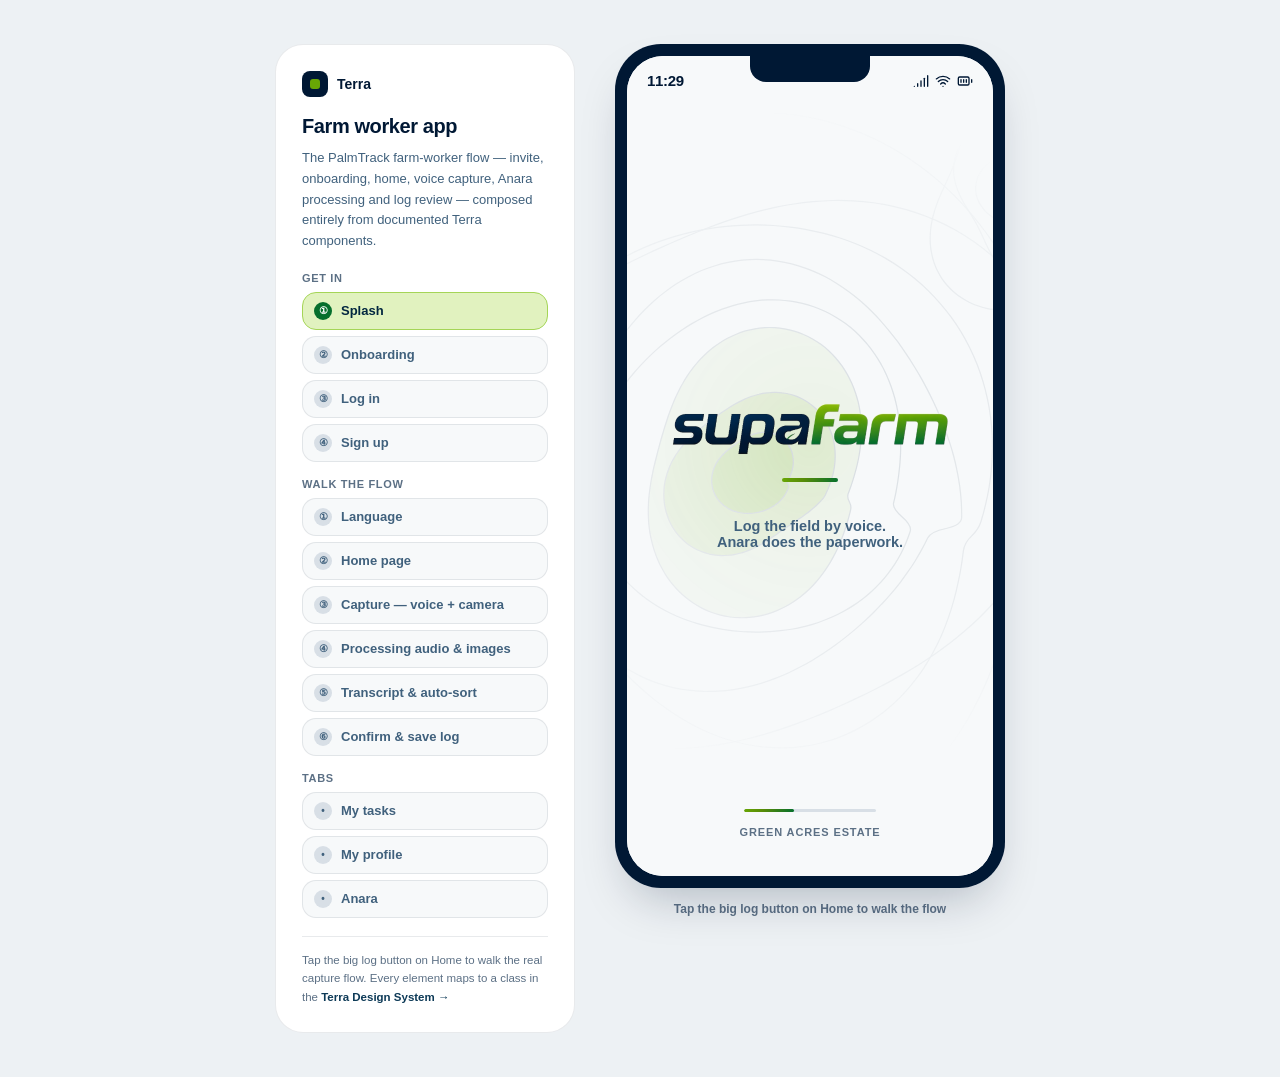
<file: farm-app.html>
<!DOCTYPE html>
<html lang="en">
<head>
<meta charset="UTF-8">
<title>PalmTrack Farm App</title>
<meta name="viewport" content="width=device-width, initial-scale=1.0">
<meta name="description" content="The PalmTrack farm-worker app — onboarding, home, voice capture, Anara processing and log review — built entirely from the Terra design system.">
<link rel="stylesheet" href="design-system/tokens.css">
<link rel="stylesheet" href="design-system/brand.css">
<link rel="stylesheet" href="design-system/textures.css">
<link rel="stylesheet" href="design-system/components.css">
<style>
  *,*::before,*::after{ box-sizing:border-box; }
  body{ margin:0; background:var(--bg-app); font-family:var(--font-sans); min-height:100vh; }

  /* @preview-shell-start — desktop preview chrome; build-mobile.js drops this */
  .stage{ display:flex; gap:40px; align-items:flex-start; max-width:1180px; margin:0 auto; padding:44px 24px; flex-wrap:wrap; justify-content:center; }

  /* ---- side panel (documentation rail, not part of the product) ---- */
  .panel{ width:300px; flex-shrink:0; background:var(--surface); border:1px solid var(--border-subtle); border-radius:var(--radius-xl); padding:26px; position:sticky; top:44px; }
  .panel .brand-row{ display:flex; align-items:center; gap:9px; margin-bottom:18px; }
  .panel .mark{ width:26px; height:26px; border-radius:8px; background:var(--navy-900); display:flex; align-items:center; justify-content:center; }
  .panel .mark span{ width:10px; height:10px; border-radius:3px; background:var(--accent); display:block; }
  .panel .brand-name{ font-weight:700; font-size:14px; }
  .panel h1{ font-size:20px; font-weight:700; letter-spacing:var(--tracking-tight); margin:0 0 10px; }
  .panel p.desc{ font-size:13px; color:var(--text-secondary); line-height:1.6; margin:0 0 20px; }
  .panel .group-label{ font-size:11px; font-weight:700; letter-spacing:.06em; text-transform:uppercase; color:var(--text-tertiary); margin:16px 0 8px; }
  .jump-btn{
    display:flex; align-items:center; gap:9px; width:100%; text-align:left; font-family:inherit;
    background:var(--surface-sunken); border:1px solid var(--border-subtle); border-radius:var(--radius-md);
    padding:9px 11px; font-size:13px; font-weight:700; color:var(--text-secondary); cursor:pointer; margin-bottom:6px;
    transition:background .12s, border-color .12s;
  }
  .jump-btn:hover{ border-color:var(--border-default); }
  .jump-btn.is-current{ background:var(--green-100); border-color:var(--green-300); color:var(--navy-800); }
  .jump-btn .num{ min-width:18px; height:18px; border-radius:50%; background:var(--neutral-200); color:var(--text-secondary); font-size:10px; font-weight:700; display:flex; align-items:center; justify-content:center; flex-shrink:0; }
  .jump-btn.is-current .num{ background:var(--accent-deep); color:var(--neutral-000); }
  .panel .foot-hint{ margin-top:18px; padding-top:14px; border-top:1px solid var(--border-subtle); font-size:11.5px; color:var(--text-tertiary); line-height:1.6; }
  .panel .foot-hint a{ color:var(--text-link); font-weight:700; text-decoration:none; }

  /* ---- phone frame ---- */
  .phone-wrap{ display:flex; flex-direction:column; align-items:center; gap:14px; }
  .phone-frame{ width:390px; height:844px; background:var(--navy-900); border-radius:46px; padding:12px; box-shadow:var(--shadow-lg); position:relative; }
  .phone-frame::before{ content:''; position:absolute; top:12px; left:50%; transform:translateX(-50%); width:120px; height:26px; background:var(--navy-900); border-radius:0 0 16px 16px; z-index:30; }
  .phone-screen{ width:100%; height:100%; background:var(--surface); border-radius:36px; overflow:hidden; position:relative; }
  .phone-caption{ font-size:12px; color:var(--text-tertiary); font-weight:600; }
  @media (max-width:900px){
    .panel{ position:static; width:100%; max-width:390px; }
    .phone-frame{ transform-origin:top center; }
  }
  /* @preview-shell-end */

  .screen{ position:absolute; inset:0; display:flex; flex-direction:column; background:var(--surface); opacity:0; pointer-events:none; }
  .screen.is-active{ opacity:1; pointer-events:auto; animation:terra-slide-in .26s var(--ease-standard); }
  @keyframes terra-slide-in{ from{ opacity:0; transform:translateX(20px); } to{ opacity:1; transform:translateX(0); } }

  .px{ padding-left:20px; padding-right:20px; }
  .scroll-body{ flex:1; overflow-y:auto; display:flex; flex-direction:column; gap:16px; }
  .scroll-body > *{ flex-shrink:0; }
  .sb-pad{ padding-top:16px; }


  /* ---- Splash ---- */
  #screen-splash{ background:var(--bg-canvas); }
  .splash-wrap{ flex:1; display:flex; flex-direction:column; align-items:center; justify-content:center; gap:22px; padding:0 32px; position:relative; }
  .splash-wrap::before{
    content:''; position:absolute; inset:0; pointer-events:none; opacity:.30;
    background-image:var(--tex-topo); background-size:cover; background-position:38% 30%;
    -webkit-mask-image:radial-gradient(circle at 50% 45%, #000 0%, transparent 72%);
            mask-image:radial-gradient(circle at 50% 45%, #000 0%, transparent 72%);
  }
  .splash-wrap > *{ position:relative; z-index:1; }
  .splash-tag{ font-size:var(--text-md); font-weight:600; color:var(--text-secondary); text-align:center; }
  .splash-rule{ width:56px; }
  .splash-foot{ position:absolute; bottom:38px; left:0; right:0; display:flex; flex-direction:column; align-items:center; gap:14px; z-index:1; }
  .splash-bar{ width:132px; height:3px; border-radius:var(--radius-full); background:var(--neutral-200); overflow:hidden; }
  .splash-bar i{ display:block; height:100%; width:38%; border-radius:inherit; background:var(--brand-gradient); animation:sf-load 1.25s var(--ease-standard) infinite; }
  @keyframes sf-load{ 0%{ transform:translateX(-100%);} 100%{ transform:translateX(320%);} }

  /* ---- Onboarding carousel ---- */
  #screen-intro{ background:var(--surface); }
  .intro-media{ position:relative; height:44%; min-height:230px; flex-shrink:0; background-size:cover; background-position:center; transition:background-image var(--duration-slow); }
  .intro-media::after{ content:''; position:absolute; inset:0; background:linear-gradient(180deg, rgba(0,24,52,.05) 40%, rgba(0,24,52,.55) 100%); }
  .intro-skip{ position:absolute; top:16px; right:16px; z-index:2; }
  .intro-body{ flex:1; display:flex; flex-direction:column; padding:26px 24px 0; gap:10px; }
  .intro-title{ font-size:var(--text-2xl); font-weight:700; letter-spacing:var(--tracking-tight); line-height:1.2; }
  .intro-copy{ font-size:var(--text-base); color:var(--text-secondary); line-height:1.6; }
  .intro-dots{ display:flex; gap:7px; margin-top:auto; padding-bottom:4px; }
  .intro-dots i{ width:7px; height:7px; border-radius:50%; background:var(--neutral-200); transition:width var(--duration-base), background var(--duration-base); }
  .intro-dots i.is-on{ width:22px; background:var(--accent-ink); }

  /* ---- Auth (login + sign up) ---- */
  .auth-head{ display:flex; flex-direction:column; gap:6px; padding:2px 0 6px; }
  .auth-title{ font-size:var(--text-2xl); font-weight:700; letter-spacing:var(--tracking-tight); }
  .auth-sub{ font-size:var(--text-base); color:var(--text-secondary); line-height:1.55; }
  .auth-form{ display:flex; flex-direction:column; gap:15px; }
  #screen-login .scroll-body, #screen-signup .scroll-body{ gap:10px; }
  .input-wrap{ position:relative; display:flex; align-items:center; }
  .input-wrap > svg.icon{ position:absolute; left:15px; color:var(--text-tertiary); font-size:17px; pointer-events:none; }
  .input-wrap .input{ padding-left:44px; }
  .input-wrap.has-affix .input{ padding-right:48px; }
  .input-affix{ position:absolute; right:6px; background:none; border:none; cursor:pointer; color:var(--text-secondary); width:38px; height:38px; border-radius:var(--radius-full); display:flex; align-items:center; justify-content:center; font-family:inherit; }
  .input-affix:hover{ color:var(--text-primary); background:var(--neutral-100); }
  .dial{ display:flex; align-items:center; gap:8px; padding:13px 0 13px 44px; font-size:var(--text-base); font-weight:700; color:var(--text-primary); flex-shrink:0; }
  .input-wrap.is-phone .input{ padding-left:8px; }
  .input-wrap.is-phone{ background:var(--surface); border:1px solid var(--border-control); border-radius:var(--radius-md); }
  .input-wrap.is-phone .input{ border:none; background:transparent; }
  .input-wrap.is-phone:focus-within{ border-color:var(--accent-ink); box-shadow:0 0 0 3px var(--accent-soft); }
  .input-wrap.is-phone .input:focus{ box-shadow:none; }
  .field-note{ font-size:var(--text-xs); color:var(--text-tertiary); }
  .field-error{ display:none; align-items:center; gap:6px; font-size:var(--text-xs); font-weight:700; color:var(--text-danger); }
  .field.is-invalid .field-error{ display:flex; }
  .field.is-invalid .input, .field.is-invalid .input-wrap.is-phone{ border-color:var(--danger); }
  .auth-row{ display:flex; align-items:center; justify-content:space-between; gap:12px; }
  .auth-sep{ display:flex; align-items:center; gap:12px; color:var(--text-tertiary); font-size:var(--text-xs); font-weight:700; }
  .auth-sep::before, .auth-sep::after{ content:''; height:1px; flex:1; background:var(--border-subtle); }
  .auth-alt{ text-align:center; font-size:var(--text-sm); color:var(--text-secondary); }
  .auth-alt button{ background:none; border:none; font-family:inherit; font-size:inherit; font-weight:700; color:var(--accent-ink); cursor:pointer; padding:0; text-decoration:underline; text-underline-offset:2px; }
  /* Checkbox is a UI component — the box needs a 3:1 boundary */
  .check-row{ display:flex; align-items:flex-start; gap:11px; font-size:var(--text-sm); color:var(--text-secondary); line-height:1.5; }
  .check-row input{ appearance:none; width:20px; height:20px; flex-shrink:0; margin-top:1px; cursor:pointer;
    border:1.5px solid var(--border-control); border-radius:6px; background:var(--surface); position:relative; }
  .check-row input:checked{ background:var(--accent-deep); border-color:var(--accent-deep); }
  .check-row input:checked::after{ content:''; position:absolute; left:6px; top:2px; width:5px; height:10px;
    border:solid var(--neutral-000); border-width:0 2px 2px 0; transform:rotate(45deg); }
  .check-row input:focus-visible{ outline:2px solid var(--accent-ink); outline-offset:2px; }
  .check-row a{ color:var(--accent-ink); font-weight:700; }
  .pw-meter{ display:flex; gap:4px; margin-top:8px; }
  .pw-meter i{ height:4px; flex:1; border-radius:var(--radius-full); background:var(--neutral-200); transition:background var(--duration-base); }
  .pw-label{ font-size:var(--text-xs); font-weight:700; margin-top:6px; color:var(--text-tertiary); }

  /* ---- Onboarding (language) ---- */
  #screen-onboarding .scroll-body{ background:var(--bg-canvas); padding-top:8px; padding-bottom:20px; }
  .ob-hero{ height:150px; border-radius:var(--radius-xl); background-image:var(--tex-corn-field); background-size:cover; background-position:center; position:relative; overflow:hidden; display:flex; align-items:flex-end; padding:16px; }
  .ob-hero::before{ content:''; position:absolute; inset:0; background:linear-gradient(180deg, rgba(10,14,6,.05), rgba(8,12,5,.62)); }
  .ob-hero .chip{ position:relative; z-index:1; }
  .ob-invite{ display:flex; align-items:center; gap:10px; background:var(--green-50); border:1px solid var(--green-300); border-radius:var(--radius-md); padding:11px 13px; font-size:12.5px; color:var(--navy-700); line-height:1.45; }
  .ob-invite svg{ color:var(--accent-ink); flex-shrink:0; }
  .lang-list{ display:flex; flex-direction:column; gap:8px; }
  .lang-opt{
    display:flex; align-items:center; gap:12px; width:100%; font-family:inherit; cursor:pointer; text-align:left;
    background:var(--surface); border:1.5px solid var(--border-default); border-radius:var(--radius-md); padding:13px 15px;
    transition:border-color var(--duration-fast), background var(--duration-fast);
  }
  .lang-opt .lang-native{ font-size:15px; font-weight:700; color:var(--text-primary); }
  .lang-opt .lang-en{ font-size:12px; color:var(--text-secondary); margin-top:1px; }
  .lang-opt .lang-tick{ margin-left:auto; color:var(--accent-ink); opacity:0; flex-shrink:0; }
  .lang-opt.is-selected{ border-color:var(--accent); background:var(--green-50); }
  .lang-opt.is-selected .lang-tick{ opacity:1; }
  .screen-footer{ flex-shrink:0; background:var(--surface); border-top:1px solid var(--border-subtle); padding:12px 20px; }

  /* ---- Home ---- */
  #screen-home .scroll-body{ background:var(--bg-canvas); padding-top:6px; padding-bottom:20px; }
  .farm-view{ position:relative; border-radius:var(--radius-xl); overflow:hidden; background-image:var(--tex-aerial-plots); background-size:cover; background-position:center; height:186px; }
  .farm-view .fv-overlay{ position:absolute; inset:0; width:100%; height:100%; }
  .farm-view .tag-float{ position:absolute; left:12px; bottom:12px; }
  .farm-view .fv-expand{ position:absolute; right:12px; top:12px; }
  .section-head{ display:flex; align-items:center; justify-content:space-between; }

  /* Big log task button — a voice button with a plus, per the flow map */
  .log-hot-btn{
    position:relative; width:100%; border:none; cursor:pointer; font-family:inherit;
    background:var(--accent); color:var(--text-on-accent); border-radius:var(--radius-xl);
    padding:18px 20px; display:flex; align-items:center; gap:14px; text-align:left;
    box-shadow:var(--shadow-accent); transition:transform var(--duration-fast) var(--ease-standard), background var(--duration-fast);
  }
  .log-hot-btn:active{ transform:scale(.985); }
  .log-hot-btn:hover{ background:var(--accent-hover); }
  .log-hot-btn .hot-mic{ width:52px; height:52px; border-radius:50%; background:var(--navy-900); color:var(--neutral-000); display:flex; align-items:center; justify-content:center; font-size:22px; flex-shrink:0; position:relative; }
  .log-hot-btn .hot-plus{ position:absolute; right:-3px; bottom:-3px; width:22px; height:22px; border-radius:50%; background:var(--neutral-000); color:var(--navy-900); border:2px solid var(--accent); display:flex; align-items:center; justify-content:center; font-size:12px; }
  .log-hot-btn .hot-title{ font-size:17px; font-weight:700; letter-spacing:var(--tracking-tight); }
  .log-hot-btn .hot-sub{ font-size:12.5px; font-weight:600; color:var(--navy-700); margin-top:2px; }

  /* ---- Capture ---- */
  #screen-capture{ background:var(--navy-900); }
  .cap-stage{ flex:1; display:flex; flex-direction:column; min-height:0; }
  .cap-view{ position:relative; flex:1; min-height:0; background-image:var(--tex-crop-closeup); background-size:cover; background-position:center; }
  .cap-topbar{ position:absolute; top:0; left:0; right:0; z-index:3; display:flex; align-items:center; justify-content:space-between; padding:14px 16px; }
  .cap-topbar .ct-title{ font-size:13px; font-weight:700; color:var(--neutral-000); background:rgba(0,0,0,.42); backdrop-filter:blur(6px); padding:6px 12px; border-radius:var(--radius-full); }
  .cap-shot-preview{ position:absolute; left:50%; bottom:52px; transform:translateX(-50%); width:132px; height:78px; border-radius:var(--radius-sm); border:2px solid rgba(255,255,255,.85); background-image:var(--tex-crop-closeup); background-size:cover; background-position:30% 60%; box-shadow:var(--shadow-md); opacity:0; transition:opacity var(--duration-base); }
  .cap-shot-preview.is-visible{ opacity:1; }
  .lens-toggle{ position:absolute; left:50%; bottom:12px; transform:translateX(-50%); z-index:3; background:rgba(0,0,0,.45); backdrop-filter:blur(6px); }
  .lens-toggle .pill-opt{ color:rgba(255,255,255,.72); white-space:nowrap; padding:8px 15px; }
  .lens-toggle .pill-opt.is-active{ background:var(--accent); color:var(--text-on-accent); }

  /* The record card is the .record-hero component, docked to the bottom of capture */
  .cap-record{ flex-shrink:0; padding:10px 12px 22px; }
  .cap-record .record-hero{ gap:9px; padding:16px var(--space-5) 14px; }
  .cap-record .rh-wave{ height:44px; }
  .rh-controls .ctl{ display:flex; flex-direction:column; align-items:center; gap:5px; }
  .rh-controls .ctl-label{ font-size:10.5px; font-weight:700; color:var(--navy-600); }
  .stop-square{ width:22px; height:22px; border-radius:5px; background:var(--neutral-000); }

  /* ---- Processing ---- */
  #screen-processing{ background:var(--bg-canvas); }
  .proc-wrap{ flex:1; display:flex; flex-direction:column; align-items:center; justify-content:center; gap:18px; padding:0 32px; text-align:center; }
  .proc-ring{ width:88px; height:88px; border-radius:50%; background:var(--green-100); display:flex; align-items:center; justify-content:center; color:var(--accent-ink); font-size:34px; position:relative; }
  .proc-ring::after{ content:''; position:absolute; inset:-6px; border-radius:50%; border:2.5px solid var(--accent); border-top-color:transparent; border-left-color:transparent; animation:terra-spin 1s linear infinite; }
  @keyframes terra-spin{ to{ transform:rotate(360deg); } }
  .proc-steps{ width:100%; display:flex; flex-direction:column; gap:8px; margin-top:6px; }
  .proc-step{ display:flex; align-items:center; gap:10px; background:var(--surface); border:1px solid var(--border-subtle); border-radius:var(--radius-md); padding:11px 14px; font-size:13px; font-weight:600; color:var(--text-tertiary); text-align:left; transition:color var(--duration-base), border-color var(--duration-base); }
  .proc-step .ps-dot{ width:18px; height:18px; border-radius:50%; background:var(--neutral-150); color:var(--neutral-000); display:flex; align-items:center; justify-content:center; font-size:10px; flex-shrink:0; transition:background var(--duration-base); }
  .proc-step.is-done{ color:var(--text-primary); border-color:var(--green-300); }
  .proc-step.is-done .ps-dot{ background:var(--accent-deep); }

  /* ---- Review ---- */
  #screen-review .scroll-body{ background:var(--bg-canvas); padding-top:6px; padding-bottom:20px; }
  .rev-topbar{ display:flex; align-items:center; gap:12px; padding:6px 20px 12px; flex-shrink:0; }
  .rev-topbar .rt-title{ flex:1; font-size:16px; font-weight:700; }
  .transcript-head{ display:flex; align-items:center; gap:12px; margin-bottom:12px; }
  .voice-mini-wave{ display:flex; align-items:center; gap:2.5px; height:26px; flex:1; }
  .voice-mini-wave .b{ width:2.5px; border-radius:2px; background:var(--neutral-300); }
  .voice-mini-wave .b.hi{ background:var(--green-600); }
  .transcript-block{ background:var(--surface-sunken); border-radius:var(--radius-md); padding:13px; }
  .transcript-block blockquote{ font-size:13.5px; color:var(--navy-700); line-height:1.6; font-style:italic; margin:6px 0 0; }
  .photos-row{ display:flex; align-items:center; gap:8px; margin-top:12px; }
  .thumb-add{ width:60px; height:60px; border-radius:var(--radius-md); flex-shrink:0; background:var(--surface-sunken); border:1.5px dashed var(--border-default); color:var(--text-secondary); display:flex; align-items:center; justify-content:center; font-size:18px; cursor:pointer; font-family:inherit; }
  .thumb-add:hover{ border-color:var(--accent); color:var(--accent-ink); }
  .sorted-row{ display:flex; align-items:center; gap:12px; padding:13px 0; border-bottom:1px solid var(--border-subtle); }
  .sorted-row:last-child{ border-bottom:none; }
  .sorted-thumb{ width:46px; height:46px; border-radius:var(--radius-md); flex-shrink:0; background-size:cover; background-position:center; position:relative; overflow:hidden; }
  .sorted-thumb .pin{ position:absolute; top:50%; left:50%; transform:translate(-50%,-58%); color:var(--red-500); font-size:17px; filter:drop-shadow(0 1px 2px rgba(0,0,0,.35)); }
  .sorted-tile{ width:46px; height:46px; border-radius:var(--radius-md); flex-shrink:0; background:var(--green-100); color:var(--accent-ink); display:flex; align-items:center; justify-content:center; font-size:19px; }
  .anara-note{ display:flex; align-items:center; gap:8px; font-size:11.5px; color:var(--text-tertiary); margin-top:2px; }
  .anara-note svg{ color:var(--green-600); }

  /* ---- Saved ---- */
  #screen-saved .scroll-body{ background:var(--surface); padding-top:10px; padding-bottom:24px; }
  .routed-list{ background:var(--surface-sunken); border-radius:var(--radius-lg); padding:2px 14px; margin-top:20px; }
  .routed-list .list-row{ padding:14px 0; border-bottom:1px solid var(--border-subtle); }
  .routed-list .list-row:last-child{ border-bottom:none; }
  .saved-btns{ margin-top:auto; display:flex; flex-direction:column; gap:6px; padding-top:20px; }

  /* ---- Tasks / Profile / Anara ---- */
  #screen-tasks .scroll-body,
  #screen-profile .scroll-body,
  #screen-anara .scroll-body{ background:var(--bg-canvas); padding-top:6px; padding-bottom:20px; }
  .task-row{ display:flex; align-items:flex-start; gap:12px; }
  .task-row .tr-info{ flex:1; min-width:0; }
  .task-row .tr-title{ font-size:14px; font-weight:700; color:var(--text-primary); }
  .task-row .tr-meta{ font-size:12px; color:var(--text-secondary); margin-top:3px; }
  .profile-hero{ display:flex; align-items:center; gap:14px; }
  .profile-hero .ph-name{ font-size:19px; font-weight:700; letter-spacing:var(--tracking-tight); }
  .profile-hero .ph-role{ font-size:12.5px; color:var(--text-secondary); margin-top:2px; }
  .stat-grid{ display:grid; grid-template-columns:repeat(3,1fr); gap:8px; }
  .stat-cell{ background:var(--surface-sunken); border-radius:var(--radius-md); padding:13px 10px; text-align:center; }
  .stat-cell .sc-val{ font-size:21px; font-weight:700; letter-spacing:var(--tracking-tight); }
  .stat-cell .sc-label{ font-size:10.5px; font-weight:700; color:var(--text-tertiary); text-transform:uppercase; letter-spacing:.04em; margin-top:3px; }
  .anara-hero{ position:relative; border-radius:var(--radius-xl); overflow:hidden; padding:22px 20px; background:linear-gradient(165deg, var(--green-50) 0%, var(--green-300) 100%); }
  .anara-hero::after{ content:''; position:absolute; inset:0; opacity:.28; pointer-events:none; background-image:var(--tex-topo); background-size:cover; background-position:20% 30%; }
  .anara-hero > *{ position:relative; z-index:1; }
  .anara-hero .ah-title{ font-size:22px; font-weight:700; letter-spacing:var(--tracking-tight); margin-top:12px; }
  .anara-hero .ah-sub{ font-size:13px; color:var(--navy-600); line-height:1.55; margin-top:6px; }
  .cap-list .list-row{ padding:13px 0; border-bottom:1px solid var(--border-subtle); }
  .cap-list .list-row:last-child{ border-bottom:none; }

  /* Tab bar sits on the surface, above the home indicator */
  .tabbar{ flex-shrink:0; background:var(--surface); border-top:1px solid var(--border-subtle); padding-bottom:6px; }

</style>
</head>

<body class="terra">

<div class="stage">
  <div class="panel">
    <div class="brand-row"><div class="mark"><span></span></div><div class="brand-name">Terra</div></div>
    <h1>Farm worker app</h1>
    <p class="desc">The PalmTrack farm-worker flow — invite, onboarding, home, voice capture, Anara processing and log review — composed entirely from documented Terra components.</p>

    <div class="group-label">Get in</div>
    <button class="jump-btn" data-jump="splash"><span class="num">①</span> Splash</button>
    <button class="jump-btn" data-jump="intro"><span class="num">②</span> Onboarding</button>
    <button class="jump-btn" data-jump="login"><span class="num">③</span> Log in</button>
    <button class="jump-btn" data-jump="signup"><span class="num">④</span> Sign up</button>

    <div class="group-label">Walk the flow</div>
    <button class="jump-btn" data-jump="onboarding"><span class="num">①</span> Language</button>
    <button class="jump-btn" data-jump="home"><span class="num">②</span> Home page</button>
    <button class="jump-btn" data-jump="capture"><span class="num">③</span> Capture — voice + camera</button>
    <button class="jump-btn" data-jump="processing"><span class="num">④</span> Processing audio &amp; images</button>
    <button class="jump-btn" data-jump="review"><span class="num">⑤</span> Transcript &amp; auto-sort</button>
    <button class="jump-btn" data-jump="saved"><span class="num">⑥</span> Confirm &amp; save log</button>

    <div class="group-label">Tabs</div>
    <button class="jump-btn" data-jump="tasks"><span class="num">•</span> My tasks</button>
    <button class="jump-btn" data-jump="profile"><span class="num">•</span> My profile</button>
    <button class="jump-btn" data-jump="anara"><span class="num">•</span> Anara</button>

    <div class="foot-hint">Tap the big log button on Home to walk the real capture flow. Every element maps to a class in the <a href="design-system/index.html">Terra Design System →</a></div>
  </div>

  <div class="phone-wrap">
    <div class="phone-frame">
      <div class="phone-screen" id="app">


        <!-- ============================================================
             SPLASH — the wordmark, on a light ground so the navy half reads
             ============================================================ -->
        <section class="screen is-active" id="screen-splash">
          <div class="status-bar px" style="padding-top:16px;"><span class="t-mono-stat">9:41</span><span class="sb-icons"><svg class="icon"><use href="#i-signal"/></svg><svg class="icon"><use href="#i-wifi"/></svg><svg class="icon"><use href="#i-battery-full"/></svg></span></div>
          <div class="splash-wrap">
            <div class="brand-logo" role="img" aria-label="SupaFarm"></div>
            <div class="brand-rule splash-rule"></div>
            <p class="splash-tag">Log the field by voice.<br>Anara does the paperwork.</p>
          </div>
          <div class="splash-foot">
            <div class="splash-bar" role="progressbar" aria-label="Loading"><i></i></div>
            <span class="t-eyebrow">Green Acres Estate</span>
          </div>
        </section>

        <!-- ============================================================
             ONBOARDING — what the app does, before we ask for anything
             ============================================================ -->
        <section class="screen" id="screen-intro">
          <div class="status-bar px" style="padding-top:16px;"><span class="t-mono-stat">9:41</span><span class="sb-icons"><svg class="icon"><use href="#i-signal"/></svg><svg class="icon"><use href="#i-wifi"/></svg><svg class="icon"><use href="#i-battery-full"/></svg></span></div>
          <div class="intro-media" id="intro-media">
            <button class="btn btn-white btn-sm intro-skip" data-go="login">Skip</button>
          </div>
          <div class="intro-body">
            <span class="t-eyebrow" id="intro-step">Step 1 of 3</span>
            <h1 class="intro-title" id="intro-title">Just talk. We&rsquo;ll write it down.</h1>
            <p class="intro-copy" id="intro-copy">Hold the phone up and say what you did. No forms, no typing, no waiting until you&rsquo;re back at the office.</p>
            <div class="intro-dots" id="intro-dots"><i class="is-on"></i><i></i><i></i></div>
          </div>
          <div class="screen-footer">
            <button class="btn btn-deep btn-block" id="intro-next">Next <svg class="icon"><use href="#i-arrow-right"/></svg></button>
          </div>
        </section>

        <!-- ============================================================
             LOG IN
             ============================================================ -->
        <section class="screen" id="screen-login">
          <div class="status-bar px" style="padding-top:16px;"><span class="t-mono-stat">9:41</span><span class="sb-icons"><svg class="icon"><use href="#i-signal"/></svg><svg class="icon"><use href="#i-wifi"/></svg><svg class="icon"><use href="#i-battery-full"/></svg></span></div>
          <div class="rev-topbar">
            <button class="btn-icon btn-icon-neutral btn-icon-sm" data-go="intro" aria-label="Back"><svg class="icon"><use href="#i-arrow-left"/></svg></button>
            <div class="brand-logo brand-logo-sm" role="img" aria-label="SupaFarm" style="margin:0 auto;"></div>
            <span style="width:36px;"></span>
          </div>

          <div class="scroll-body px">
            <div class="auth-head">
              <h1 class="auth-title">Welcome back</h1>
              <p class="auth-sub">Log in with the number your manager invited.</p>
            </div>

            <form class="auth-form" id="login-form" novalidate>
              <div class="field" id="lf-phone">
                <label class="field-label" for="li-phone">Phone number</label>
                <div class="input-wrap is-phone">
                  <span class="dial"><svg class="icon"><use href="#i-phone"/></svg> +91</span>
                  <input class="input" id="li-phone" type="tel" inputmode="numeric" autocomplete="tel-national" placeholder="98765 43210">
                </div>
                <span class="field-error"><svg class="icon"><use href="#i-info"/></svg> Enter the 10-digit number you were invited on.</span>
              </div>

              <div class="field" id="lf-pw">
                <div class="auth-row">
                  <label class="field-label" for="li-pw">Password</label>
                  <button type="button" class="lr-action" data-go="login">Forgot?</button>
                </div>
                <div class="input-wrap has-affix">
                  <svg class="icon"><use href="#i-lock"/></svg>
                  <input class="input" id="li-pw" type="password" autocomplete="current-password" placeholder="Your password">
                  <button type="button" class="input-affix" data-pw-toggle aria-label="Show password"><svg class="icon"><use href="#i-eye"/></svg></button>
                </div>
                <span class="field-error"><svg class="icon"><use href="#i-info"/></svg> Enter your password to continue.</span>
              </div>

              <button class="btn btn-deep btn-block" type="submit">Log in</button>
            </form>

            <div class="auth-sep" style="margin:18px 0;">or</div>
            <button class="btn btn-white btn-block"><svg class="icon"><use href="#i-message-circle"/></svg> Continue with WhatsApp</button>
            <p class="auth-alt" style="margin:18px 0 0;">New to SupaFarm? <button data-go="signup">Create an account</button></p>
          </div>
        </section>

        <!-- ============================================================
             SIGN UP
             ============================================================ -->
        <section class="screen" id="screen-signup">
          <div class="status-bar px" style="padding-top:16px;"><span class="t-mono-stat">9:41</span><span class="sb-icons"><svg class="icon"><use href="#i-signal"/></svg><svg class="icon"><use href="#i-wifi"/></svg><svg class="icon"><use href="#i-battery-full"/></svg></span></div>
          <div class="rev-topbar">
            <button class="btn-icon btn-icon-neutral btn-icon-sm" data-go="login" aria-label="Back"><svg class="icon"><use href="#i-arrow-left"/></svg></button>
            <div class="brand-logo brand-logo-sm" role="img" aria-label="SupaFarm" style="margin:0 auto;"></div>
            <span style="width:36px;"></span>
          </div>

          <div class="scroll-body px">
            <div class="auth-head">
              <h1 class="auth-title">Create your account</h1>
              <p class="auth-sub">Takes a minute. You&rsquo;ll pick your language next.</p>
            </div>

            <form class="auth-form" id="signup-form" novalidate>
              <div class="field" id="sf-name">
                <label class="field-label" for="su-name">Full name</label>
                <div class="input-wrap">
                  <svg class="icon"><use href="#i-user"/></svg>
                  <input class="input" id="su-name" type="text" autocomplete="name" placeholder="Rahul Kumar">
                </div>
                <span class="field-error"><svg class="icon"><use href="#i-info"/></svg> Tell us what to call you.</span>
              </div>

              <div class="field" id="sf-phone">
                <label class="field-label" for="su-phone">Phone number</label>
                <div class="input-wrap is-phone">
                  <span class="dial"><svg class="icon"><use href="#i-phone"/></svg> +91</span>
                  <input class="input" id="su-phone" type="tel" inputmode="numeric" autocomplete="tel-national" placeholder="98765 43210">
                </div>
                <span class="field-note">We&rsquo;ll send a one-time code to confirm it.</span>
                <span class="field-error"><svg class="icon"><use href="#i-info"/></svg> Enter a 10-digit mobile number.</span>
              </div>

              <div class="field" id="sf-pw">
                <label class="field-label" for="su-pw">Password</label>
                <div class="input-wrap has-affix">
                  <svg class="icon"><use href="#i-lock"/></svg>
                  <input class="input" id="su-pw" type="password" autocomplete="new-password" placeholder="At least 8 characters">
                  <button type="button" class="input-affix" data-pw-toggle aria-label="Show password"><svg class="icon"><use href="#i-eye"/></svg></button>
                </div>
                <div class="pw-meter" id="pw-meter" aria-hidden="true"><i></i><i></i><i></i><i></i></div>
                <span class="pw-label" id="pw-label">Use 8 characters or more</span>
                <span class="field-error"><svg class="icon"><use href="#i-info"/></svg> Passwords need at least 8 characters.</span>
              </div>

              <div class="field" id="sf-terms">
                <label class="check-row">
                  <input type="checkbox" id="su-terms">
                  <span>I agree to the <a href="#terms">Terms</a> and <a href="#privacy">Privacy Policy</a>.</span>
                </label>
                <span class="field-error"><svg class="icon"><use href="#i-info"/></svg> Please accept the terms to continue.</span>
              </div>

              <button class="btn btn-deep btn-block" type="submit">Create account</button>
            </form>

            <p class="auth-alt" style="margin:18px 0 0;">Already have an account? <button data-go="login">Log in</button></p>
          </div>
        </section>

        <!-- ============================================================
             ① ONBOARDING — opened from the manager's WhatsApp invite
             ============================================================ -->
        <section class="screen" id="screen-onboarding">
          <div class="status-bar px" style="padding-top:16px;"><span class="t-mono-stat" id="time-onboarding">9:41</span><span class="sb-icons"><svg class="icon"><use href="#i-signal"/></svg><svg class="icon"><use href="#i-wifi"/></svg><svg class="icon"><use href="#i-battery-full"/></svg></span></div>

          <div class="scroll-body px sb-pad">
            <div class="ob-hero">
              <span class="chip chip-lime"><svg class="icon"><use href="#i-sprout"/></svg> PalmTrack</span>
            </div>

            <div>
              <div class="t-h2">Welcome, Rahul</div>
              <p class="t-body" style="margin:6px 0 0;">Ramesh K. invited you to log work for <strong style="color:var(--text-primary);">Green Acres Estate</strong>.</p>
            </div>

            <div class="ob-invite">
              <svg class="icon" style="font-size:17px;"><use href="#i-check"/></svg>
              <span>Invite verified from <strong>+91 98765 43210</strong>. Your manager already added your name and number.</span>
            </div>

            <div>
              <div class="t-label" style="margin-bottom:10px;">Choose your language</div>
              <div class="lang-list" id="lang-list">
                <button class="lang-opt is-selected" data-lang="en">
                  <div><div class="lang-native">English</div><div class="lang-en">English</div></div>
                  <svg class="icon lang-tick"><use href="#i-check"/></svg>
                </button>
                <button class="lang-opt" data-lang="hi">
                  <div><div class="lang-native">हिन्दी</div><div class="lang-en">Hindi</div></div>
                  <svg class="icon lang-tick"><use href="#i-check"/></svg>
                </button>
                <button class="lang-opt" data-lang="ta">
                  <div><div class="lang-native">தமிழ்</div><div class="lang-en">Tamil</div></div>
                  <svg class="icon lang-tick"><use href="#i-check"/></svg>
                </button>
                <button class="lang-opt" data-lang="ml">
                  <div><div class="lang-native">മലയാളം</div><div class="lang-en">Malayalam</div></div>
                  <svg class="icon lang-tick"><use href="#i-check"/></svg>
                </button>
              </div>
            </div>

            <p class="t-caption" style="margin:0;">Anara will listen and reply in the language you pick. You can change it later in My profile.</p>
          </div>

          <div class="screen-footer">
            <button class="btn btn-dark btn-block" data-go="home">Continue</button>
          </div>
        </section>

        <!-- ============================================================
             ② HOME — welcome, farm view, big log task button
             ============================================================ -->
        <section class="screen" id="screen-home">
          <div class="status-bar px" style="padding-top:16px;"><span class="t-mono-stat" id="time-home">9:41</span><span class="sb-icons"><svg class="icon"><use href="#i-signal"/></svg><svg class="icon"><use href="#i-wifi"/></svg><svg class="icon"><use href="#i-battery-full"/></svg></span></div>

          <div class="scroll-body px">
            <div class="welcome-header" style="margin-top:4px;">
              <div class="greet">Welcome<br>back, Rahul</div>
              <div class="avatar" style="background-image:var(--tex-crop-closeup);"></div>
            </div>

            <!-- Farm view: a visual representation of the farm -->
            <div>
              <div class="section-head" style="margin-bottom:10px;">
                <div class="t-label">Farm view — Green Acres</div>
                <span class="chip"><svg class="icon"><use href="#i-locate-fixed"/></svg> Live</span>
              </div>
              <div class="farm-view">
                <svg class="fv-overlay" viewBox="0 0 340 186" preserveAspectRatio="none" aria-hidden="true">
                  <polygon points="24,30 150,18 168,86 40,104" fill="rgba(168,226,47,.20)" stroke="#A8E22F" stroke-width="2"/>
                  <polygon points="176,20 312,34 300,96 182,88" fill="rgba(124,92,250,.16)" stroke="#7C5CFA" stroke-width="2"/>
                  <polygon points="34,118 164,100 176,164 46,172" fill="rgba(255,255,255,.14)" stroke="rgba(255,255,255,.7)" stroke-width="2" stroke-dasharray="5 4"/>
                  <circle cx="96" cy="62" r="6" fill="#A8E22F" stroke="#14150F" stroke-width="2"/>
                </svg>
                <button class="btn-icon btn-icon-glass btn-icon-sm fv-expand" aria-label="Expand farm map"><svg class="icon"><use href="#i-move"/></svg></button>
                <div class="tag-float">
                  <div class="tag-label">Section 1 · Corn</div>
                  <div class="tag-values">18 ha <span class="sub">You are here</span></div>
                </div>
              </div>
            </div>

            <!-- Big log task button — voice button with a plus -->
            <button class="log-hot-btn" data-go="capture">
              <span class="hot-mic">
                <svg class="icon"><use href="#i-mic"/></svg>
                <span class="hot-plus"><svg class="icon"><use href="#i-plus"/></svg></span>
              </span>
              <span>
                <span class="hot-title">Log a task</span>
                <span class="hot-sub" style="display:block;">Hold the phone up and just talk</span>
              </span>
            </button>

            <!-- Today's logs -->
            <div>
              <div class="section-head" style="margin-bottom:10px;">
                <div class="t-label">Today's logs</div>
                <button class="lr-action" data-tab="tasks">View all <svg class="icon"><use href="#i-chevron-right"/></svg></button>
              </div>
              <div class="card card-pad-sm list-row" style="margin-bottom:8px;">
                <div class="lr-tile" style="background:var(--green-100); color:var(--accent-ink);"><svg class="icon"><use href="#i-droplet"/></svg></div>
                <div class="lr-info">
                  <div class="lr-value">Irrigation check</div>
                  <div class="lr-sub">Section 1 · Block A · 2h ago</div>
                </div>
                <span class="chip chip-lime">Saved</span>
              </div>
              <div class="card card-pad-sm list-row">
                <div class="lr-tile" style="background:var(--violet-100); color:var(--violet-700);"><svg class="icon"><use href="#i-bug"/></svg></div>
                <div class="lr-info">
                  <div class="lr-value">Pest sighting</div>
                  <div class="lr-sub">Section 2 · Yesterday</div>
                </div>
                <span class="chip">Synced</span>
              </div>
            </div>
          </div>

          <nav class="tabbar" data-tabbar></nav>
        </section>

        <!-- ============================================================
             ③ CAPTURE — voice recorder with camera + video below stop
             ============================================================ -->
        <section class="screen" id="screen-capture">
          <div class="status-bar px on-dark" style="padding-top:16px;"><span class="t-mono-stat" id="time-capture">9:41</span><span class="sb-icons"><svg class="icon"><use href="#i-signal"/></svg><svg class="icon"><use href="#i-wifi"/></svg><svg class="icon"><use href="#i-battery-full"/></svg></span></div>

          <div class="cap-stage">
            <div class="cap-view">
              <div class="cap-topbar">
                <button class="btn-icon btn-icon-glass btn-icon-sm" data-go="home" aria-label="Cancel log"><svg class="icon"><use href="#i-x"/></svg></button>
                <span class="ct-title">New log</span>
                <button class="btn-icon btn-icon-glass btn-icon-sm" aria-label="Switch camera"><svg class="icon"><use href="#i-rotate-ccw"/></svg></button>
              </div>

              <div class="cap-shot-preview" id="shot-preview"></div>

              <div class="pill-group lens-toggle">
                <button class="pill-opt is-active" data-lens>Dual lens</button>
                <button class="pill-opt" data-lens>Single lens</button>
              </div>
            </div>

            <!-- .record-hero from the component library -->
            <div class="cap-record">
              <div class="record-hero">
                <div class="rh-badge"><span class="rec-dot"></span> Recording</div>
                <div class="rh-wave" id="cap-wave"></div>
                <div class="rh-timer" id="cap-timer">0:12</div>

                <div class="rh-controls">
                  <!-- camera + video sit either side of the stop-voice button -->
                  <div class="ctl">
                    <button class="btn-icon btn-icon-white" id="btn-photo" aria-label="Take photo"><svg class="icon"><use href="#i-camera"/></svg></button>
                    <span class="ctl-label">Photo</span>
                  </div>
                  <div class="ctl">
                    <button class="btn-icon btn-icon-dark btn-icon-lg" id="btn-stop" aria-label="Stop recording"><span class="stop-square"></span></button>
                    <span class="ctl-label">Stop</span>
                  </div>
                  <div class="ctl">
                    <button class="btn-icon btn-icon-white" id="btn-video" aria-label="Record video"><svg class="icon"><use href="#i-images"/></svg></button>
                    <span class="ctl-label">Video</span>
                  </div>
                </div>

                <div class="rh-hint">Speak naturally — tap stop when you're done</div>
                <div class="thumbs-row" id="cap-thumbs" style="justify-content:center;">
                  <span class="thumbs-empty"><svg class="icon"><use href="#i-image"/></svg> No photos yet</span>
                </div>
              </div>
            </div>
          </div>
        </section>

        <!-- ============================================================
             ④ PROCESSING — Anara processes the audio and images
             ============================================================ -->
        <section class="screen" id="screen-processing">
          <div class="status-bar px" style="padding-top:16px;"><span class="t-mono-stat" id="time-processing">9:41</span><span class="sb-icons"><svg class="icon"><use href="#i-signal"/></svg><svg class="icon"><use href="#i-wifi"/></svg><svg class="icon"><use href="#i-battery-full"/></svg></span></div>

          <div class="proc-wrap">
            <div class="proc-ring"><svg class="icon"><use href="#i-sparkles"/></svg></div>
            <div>
              <div class="t-h3">Anara is listening</div>
              <p class="t-body" style="margin:6px 0 0;">Processing your voice note and photos.</p>
            </div>
            <div class="proc-steps">
              <div class="proc-step" data-step="1"><span class="ps-dot"><svg class="icon"><use href="#i-check"/></svg></span> Transcribing the voice note</div>
              <div class="proc-step" data-step="2"><span class="ps-dot"><svg class="icon"><use href="#i-check"/></svg></span> Reading the photos</div>
              <div class="proc-step" data-step="3"><span class="ps-dot"><svg class="icon"><use href="#i-check"/></svg></span> Sorting location, tree and category</div>
            </div>
          </div>
        </section>

        <!-- ============================================================
             ⑤ REVIEW — transcript on top, thumbnails, auto-sorted fields
             ============================================================ -->
        <section class="screen" id="screen-review">
          <div class="status-bar px" style="padding-top:16px;"><span class="t-mono-stat" id="time-review">9:41</span><span class="sb-icons"><svg class="icon"><use href="#i-signal"/></svg><svg class="icon"><use href="#i-wifi"/></svg><svg class="icon"><use href="#i-battery-full"/></svg></span></div>

          <div class="rev-topbar">
            <button class="btn-icon btn-icon-neutral btn-icon-sm" data-go="capture" aria-label="Back to capture"><svg class="icon"><use href="#i-arrow-left"/></svg></button>
            <span class="rt-title">Review log</span>
            <span class="chip chip-lime"><svg class="icon"><use href="#i-sparkles"/></svg> Anara</span>
          </div>

          <div class="scroll-body px">
            <!-- Transcribed voice-to-text, with a speaker to listen back -->
            <div class="card card-pad">
              <div class="transcript-head">
                <button class="btn-icon btn-icon-accent btn-icon-sm" id="btn-listen" aria-label="Listen to the recording"><svg class="icon"><use href="#i-volume-2"/></svg></button>
                <div class="voice-mini-wave" id="rev-wave"></div>
                <span class="t-caption t-mono-stat">0:42</span>
              </div>
              <div class="transcript-block">
                <div class="t-eyebrow">Transcript · English</div>
                <blockquote>“Finished spraying block A this morning. The leaves on the third row look a bit yellow near the tips, so I took two photos. Soil is still damp from yesterday's rain, no watering needed today.”</blockquote>
              </div>

              <!-- Images pulled in automatically as small thumbnails, with a plus -->
              <div class="t-label" style="margin-top:16px;">Photos from this log</div>
              <div class="photos-row">
                <div class="thumb" style="background-image:var(--tex-crop-closeup); background-size:cover;"><button class="thumb-rm" aria-label="Remove photo"><svg class="icon"><use href="#i-x"/></svg></button></div>
                <div class="thumb" style="background-image:var(--tex-corn-field); background-size:cover;"><button class="thumb-rm" aria-label="Remove photo"><svg class="icon"><use href="#i-x"/></svg></button></div>
                <button class="thumb-add" id="btn-add-photo" aria-label="Add more photos"><svg class="icon"><use href="#i-plus"/></svg></button>
                <span class="thumbs-count">2 photos</span>
              </div>
            </div>

            <!-- Auto-sorted by Anara: location, tree, category of work -->
            <div class="card card-pad">
              <div class="t-label" style="margin-bottom:2px;">Sorted automatically</div>

              <div class="sorted-row">
                <div class="sorted-thumb" style="background-image:var(--tex-aerial-plots);"><span class="pin"><svg class="icon filled"><use href="#i-map-pin"/></svg></span></div>
                <div class="lr-info">
                  <div class="lr-label">Location</div>
                  <div class="lr-value">Section 1 · Block A</div>
                  <div class="anara-note"><svg class="icon"><use href="#i-locate-fixed"/></svg> Matched from GPS · ±4 m</div>
                </div>
                <button class="lr-action">Edit</button>
              </div>

              <div class="sorted-row">
                <div class="sorted-tile"><svg class="icon"><use href="#i-sprout"/></svg></div>
                <div class="lr-info">
                  <div class="lr-label">Tree / crop</div>
                  <div class="lr-value">Corn · Row 3</div>
                  <div class="anara-note"><svg class="icon"><use href="#i-sparkles"/></svg> Recognised from your photos</div>
                </div>
                <button class="lr-action">Edit</button>
              </div>

              <div class="sorted-row">
                <div class="sorted-tile" style="background:var(--violet-100); color:var(--violet-700);"><svg class="icon"><use href="#i-droplet"/></svg></div>
                <div class="lr-info">
                  <div class="lr-label">Category of work</div>
                  <div class="lr-value">Spraying · Leaf inspection</div>
                  <div class="anara-note"><svg class="icon"><use href="#i-sparkles"/></svg> Identified from voice and image</div>
                </div>
                <button class="lr-action">Edit</button>
              </div>
            </div>

            <div class="note-row">
              <svg class="icon"><use href="#i-notebook-pen"/></svg>
              <input type="text" placeholder="Add a note for your manager (optional)">
            </div>
          </div>

          <div class="screen-footer">
            <button class="btn btn-accent btn-block" data-go="saved"><svg class="icon"><use href="#i-check"/></svg> Confirm &amp; save log</button>
          </div>
        </section>

        <!-- ============================================================
             ⑥ SAVED
             ============================================================ -->
        <section class="screen" id="screen-saved">
          <div class="status-bar px" style="padding-top:16px;"><span class="t-mono-stat" id="time-saved">9:41</span><span class="sb-icons"><svg class="icon"><use href="#i-signal"/></svg><svg class="icon"><use href="#i-wifi"/></svg><svg class="icon"><use href="#i-battery-full"/></svg></span></div>

          <div class="scroll-body px">
            <div class="success-ring"><span class="success-disc"><svg class="icon"><use href="#i-check"/></svg></span></div>
            <div style="text-align:center;">
              <div class="t-h2">Log saved</div>
              <p class="t-body" style="margin:8px 0 0;">Anara filed it for you. Your manager can see it now.</p>
            </div>

            <div class="routed-list">
              <div class="list-row">
                <div class="lr-tile" style="background:var(--green-100); color:var(--accent-ink);"><svg class="icon"><use href="#i-map-pin"/></svg></div>
                <div class="lr-info"><div class="lr-label">Filed under</div><div class="lr-value">Section 1 · Block A</div></div>
              </div>
              <div class="list-row">
                <div class="lr-tile" style="background:var(--green-100); color:var(--accent-ink);"><svg class="icon"><use href="#i-sprout"/></svg></div>
                <div class="lr-info"><div class="lr-label">Crop</div><div class="lr-value">Corn · Row 3</div></div>
              </div>
              <div class="list-row">
                <div class="lr-tile" style="background:var(--green-100); color:var(--accent-ink);"><svg class="icon"><use href="#i-clipboard-check"/></svg></div>
                <div class="lr-info"><div class="lr-label">Category</div><div class="lr-value">Spraying · Leaf inspection</div></div>
              </div>
            </div>

            <div class="saved-btns">
              <button class="btn btn-dark btn-block" data-go="capture">Log another task</button>
              <button class="btn btn-ghost btn-block" data-go="home">Back to home</button>
            </div>
          </div>
        </section>

        <!-- ============================================================
             TAB — MY TASKS
             ============================================================ -->
        <section class="screen" id="screen-tasks">
          <div class="status-bar px" style="padding-top:16px;"><span class="t-mono-stat" id="time-tasks">9:41</span><span class="sb-icons"><svg class="icon"><use href="#i-signal"/></svg><svg class="icon"><use href="#i-wifi"/></svg><svg class="icon"><use href="#i-battery-full"/></svg></span></div>

          <div class="scroll-body px">
            <div class="t-h2" style="margin-top:4px;">My tasks</div>

            <div class="pill-group pill-block">
              <button class="pill-opt is-active">Today</button>
              <button class="pill-opt">This week</button>
              <button class="pill-opt">All</button>
            </div>

            <div class="t-label">Assigned to you</div>
            <div class="card card-pad-sm task-row" style="margin-bottom:8px;">
              <div class="lr-tile" style="background:var(--violet-100); color:var(--violet-700);"><svg class="icon"><use href="#i-bug"/></svg></div>
              <div class="tr-info">
                <div class="tr-title">Pest inspection — Section 2</div>
                <div class="tr-meta">Due today · Block C</div>
              </div>
              <span class="chip">Pending</span>
            </div>
            <div class="card card-pad-sm task-row">
              <div class="lr-tile" style="background:var(--green-100); color:var(--accent-ink);"><svg class="icon"><use href="#i-droplet"/></svg></div>
              <div class="tr-info">
                <div class="tr-title">Irrigation check — Section 3</div>
                <div class="tr-meta">Due tomorrow · Block B</div>
              </div>
              <span class="chip">Pending</span>
            </div>

            <div class="t-label" style="margin-top:6px;">Logged by you</div>
            <div class="card card-pad-sm task-row" style="margin-bottom:8px;">
              <div class="lr-tile" style="background:var(--green-100); color:var(--accent-ink);"><svg class="icon"><use href="#i-check"/></svg></div>
              <div class="tr-info">
                <div class="tr-title">Spraying · Leaf inspection</div>
                <div class="tr-meta">Section 1 · Block A · 9:41 AM</div>
              </div>
              <span class="chip chip-lime">Saved</span>
            </div>
            <div class="card card-pad-sm task-row" style="margin-bottom:8px;">
              <div class="lr-tile" style="background:var(--green-100); color:var(--accent-ink);"><svg class="icon"><use href="#i-check"/></svg></div>
              <div class="tr-info">
                <div class="tr-title">Fertiliser application</div>
                <div class="tr-meta">Section 3 · Block B · Yesterday</div>
              </div>
              <span class="chip chip-lime">Saved</span>
            </div>
            <div class="card card-pad-sm task-row">
              <div class="lr-tile" style="background:var(--green-100); color:var(--accent-ink);"><svg class="icon"><use href="#i-check"/></svg></div>
              <div class="tr-info">
                <div class="tr-title">Soil moisture reading</div>
                <div class="tr-meta">Section 1 · Block A · Yesterday</div>
              </div>
              <span class="chip chip-lime">Saved</span>
            </div>
          </div>

          <nav class="tabbar" data-tabbar></nav>
        </section>

        <!-- ============================================================
             TAB — MY PROFILE
             ============================================================ -->
        <section class="screen" id="screen-profile">
          <div class="status-bar px" style="padding-top:16px;"><span class="t-mono-stat" id="time-profile">9:41</span><span class="sb-icons"><svg class="icon"><use href="#i-signal"/></svg><svg class="icon"><use href="#i-wifi"/></svg><svg class="icon"><use href="#i-battery-full"/></svg></span></div>

          <div class="scroll-body px">
            <div class="t-h2" style="margin-top:4px;">My profile</div>

            <div class="card card-pad profile-hero">
              <div class="avatar" style="width:58px;height:58px;background-image:var(--tex-crop-closeup);"></div>
              <div>
                <div class="ph-name">Rahul Kumar</div>
                <div class="ph-role">Farm worker · Green Acres Estate</div>
              </div>
            </div>

            <div class="card card-pad">
              <div class="t-label" style="margin-bottom:12px;">This month</div>
              <div class="stat-grid">
                <div class="stat-cell"><div class="sc-val t-mono-stat">47</div><div class="sc-label">Logs</div></div>
                <div class="stat-cell"><div class="sc-val t-mono-stat">23</div><div class="sc-label">Tasks</div></div>
                <div class="stat-cell"><div class="sc-val t-mono-stat">3</div><div class="sc-label">Sections</div></div>
              </div>
            </div>

            <div class="card card-pad cap-list">
              <div class="t-label" style="margin-bottom:2px;">Account</div>
              <div class="list-row">
                <div class="lr-info"><div class="lr-label">Phone</div><div class="lr-value">+91 98765 43210</div></div>
              </div>
              <div class="list-row">
                <div class="lr-info"><div class="lr-label">Language</div><div class="lr-value" id="profile-lang">English</div></div>
                <button class="lr-action" data-go="onboarding">Change</button>
              </div>
              <div class="list-row">
                <div class="lr-info"><div class="lr-label">Manager</div><div class="lr-value">Ramesh K.</div></div>
              </div>
              <div class="list-row">
                <div class="lr-info"><div class="lr-label">Assigned sections</div><div class="lr-value">Section 1, 2, 3</div></div>
              </div>
            </div>

            <button class="btn btn-white btn-block">Sign out</button>
          </div>

          <nav class="tabbar" data-tabbar></nav>
        </section>

        <!-- ============================================================
             TAB — ANARA
             ============================================================ -->
        <section class="screen" id="screen-anara">
          <div class="status-bar px" style="padding-top:16px;"><span class="t-mono-stat" id="time-anara">9:41</span><span class="sb-icons"><svg class="icon"><use href="#i-signal"/></svg><svg class="icon"><use href="#i-wifi"/></svg><svg class="icon"><use href="#i-battery-full"/></svg></span></div>

          <div class="scroll-body px">
            <div class="anara-hero">
              <span class="chip"><svg class="icon"><use href="#i-sparkles"/></svg> Always on</span>
              <div class="ah-title">Anara</div>
              <div class="ah-sub">Talk, snap a photo, and Anara does the paperwork — transcribing, sorting and filing every log for you.</div>
            </div>

            <div class="card card-pad cap-list">
              <div class="t-label" style="margin-bottom:2px;">What Anara does for each log</div>
              <div class="list-row">
                <div class="lr-tile" style="background:var(--green-100); color:var(--accent-ink);"><svg class="icon"><use href="#i-mic"/></svg></div>
                <div class="lr-info"><div class="lr-value">Transcribes your voice</div><div class="lr-sub">In your chosen language, word for word</div></div>
              </div>
              <div class="list-row">
                <div class="lr-tile" style="background:var(--green-100); color:var(--accent-ink);"><svg class="icon"><use href="#i-image"/></svg></div>
                <div class="lr-info"><div class="lr-value">Reads your photos</div><div class="lr-sub">Spots the crop, the row and the problem</div></div>
              </div>
              <div class="list-row">
                <div class="lr-tile" style="background:var(--green-100); color:var(--accent-ink);"><svg class="icon"><use href="#i-map-pin"/></svg></div>
                <div class="lr-info"><div class="lr-value">Sorts the location</div><div class="lr-sub">Matches GPS to the right section and block</div></div>
              </div>
              <div class="list-row">
                <div class="lr-tile" style="background:var(--green-100); color:var(--accent-ink);"><svg class="icon"><use href="#i-clipboard-check"/></svg></div>
                <div class="lr-info"><div class="lr-value">Picks the category</div><div class="lr-sub">Identified from your voice and images together</div></div>
              </div>
            </div>

            <div class="state-panel">
              <span class="sp-icon"><svg class="icon"><use href="#i-info"/></svg></span>
              <div class="sp-title">You always get the last word</div>
              <div class="sp-desc">Every field Anara fills in is editable on the review screen before you save.</div>
              <button class="btn btn-accent btn-sm" data-go="capture">Start a log</button>
            </div>
          </div>

          <nav class="tabbar" data-tabbar></nav>
        </section>
        <!-- @app-end -->

      </div>
    </div>
    <div class="phone-caption">Tap the big log button on Home to walk the flow</div>
  </div>
</div>

<svg xmlns="http://www.w3.org/2000/svg" style="display:none" aria-hidden="true">
<symbol id="i-arrow-left" viewBox="0 0 24 24"><path d="m12 19-7-7 7-7" /> <path d="M19 12H5" /></symbol>
<symbol id="i-battery-full" viewBox="0 0 24 24"><path d="M10 10v4" /> <path d="M14 10v4" /> <path d="M22 14v-4" /> <path d="M6 10v4" /> <rect x="2" y="6" width="16" height="12" rx="2" /></symbol>
<symbol id="i-bug" viewBox="0 0 24 24"><path d="M12 20v-9" /> <path d="M14 7a4 4 0 0 1 4 4v3a6 6 0 0 1-12 0v-3a4 4 0 0 1 4-4z" /> <path d="M14.12 3.88 16 2" /> <path d="M21 21a4 4 0 0 0-3.81-4" /> <path d="M21 5a4 4 0 0 1-3.55 3.97" /> <path d="M22 13h-4" /> <path d="M3 21a4 4 0 0 1 3.81-4" /> <path d="M3 5a4 4 0 0 0 3.55 3.97" /> <path d="M6 13H2" /> <path d="m8 2 1.88 1.88" /> <path d="M9 7.13V6a3 3 0 1 1 6 0v1.13" /></symbol>
<symbol id="i-camera" viewBox="0 0 24 24"><path d="M13.997 4a2 2 0 0 1 1.76 1.05l.486.9A2 2 0 0 0 18.003 7H20a2 2 0 0 1 2 2v9a2 2 0 0 1-2 2H4a2 2 0 0 1-2-2V9a2 2 0 0 1 2-2h1.997a2 2 0 0 0 1.759-1.048l.489-.904A2 2 0 0 1 10.004 4z" /> <circle cx="12" cy="13" r="3" /></symbol>
<symbol id="i-check" viewBox="0 0 24 24"><path d="M20 6 9 17l-5-5" /></symbol>
<symbol id="i-chevron-right" viewBox="0 0 24 24"><path d="m9 18 6-6-6-6" /></symbol>
<symbol id="i-clipboard-check" viewBox="0 0 24 24"><rect width="8" height="4" x="8" y="2" rx="1" ry="1" /> <path d="M16 4h2a2 2 0 0 1 2 2v14a2 2 0 0 1-2 2H6a2 2 0 0 1-2-2V6a2 2 0 0 1 2-2h2" /> <path d="m9 14 2 2 4-4" /></symbol>
<symbol id="i-droplet" viewBox="0 0 24 24"><path d="M12 22a7 7 0 0 0 7-7c0-2-1-3.9-3-5.5s-3.5-4-4-6.5c-.5 2.5-2 4.9-4 6.5C6 11.1 5 13 5 15a7 7 0 0 0 7 7z" /></symbol>
<symbol id="i-eye" viewBox="0 0 24 24"><path d="M2.062 12.348a1 1 0 0 1 0-.696 10.75 10.75 0 0 1 19.876 0 1 1 0 0 1 0 .696 10.75 10.75 0 0 1-19.876 0" /> <circle cx="12" cy="12" r="3" /></symbol>
<symbol id="i-eye-off" viewBox="0 0 24 24"><path d="M10.733 5.076a10.744 10.744 0 0 1 11.205 6.575 1 1 0 0 1 0 .696 10.747 10.747 0 0 1-1.444 2.49" /> <path d="M14.084 14.158a3 3 0 0 1-4.242-4.242" /> <path d="M17.479 17.499a10.75 10.75 0 0 1-15.417-5.151 1 1 0 0 1 0-.696 10.75 10.75 0 0 1 4.446-5.143" /> <path d="m2 2 20 20" /></symbol>
<symbol id="i-lock" viewBox="0 0 24 24"><rect width="18" height="11" x="3" y="11" rx="2" ry="2" /> <path d="M7 11V7a5 5 0 0 1 10 0v4" /></symbol>
<symbol id="i-phone" viewBox="0 0 24 24"><path d="M13.832 16.568a1 1 0 0 0 1.213-.303l.355-.465A2 2 0 0 1 17 15h3a2 2 0 0 1 2 2v3a2 2 0 0 1-2 2A18 18 0 0 1 2 4a2 2 0 0 1 2-2h3a2 2 0 0 1 2 2v3a2 2 0 0 1-.8 1.6l-.468.351a1 1 0 0 0-.292 1.233 14 14 0 0 0 6.392 6.384" /></symbol>
<symbol id="i-arrow-right" viewBox="0 0 24 24"><path d="M5 12h14" /> <path d="m12 5 7 7-7 7" /></symbol>
<symbol id="i-message-circle" viewBox="0 0 24 24"><path d="M7.9 20A9 9 0 1 0 4 16.1L2 22Z" /></symbol>
<symbol id="i-house" viewBox="0 0 24 24"><path d="M15 21v-8a1 1 0 0 0-1-1h-4a1 1 0 0 0-1 1v8" /> <path d="M3 10a2 2 0 0 1 .709-1.528l7-6a2 2 0 0 1 2.582 0l7 6A2 2 0 0 1 21 10v9a2 2 0 0 1-2 2H5a2 2 0 0 1-2-2z" /></symbol>
<symbol id="i-image" viewBox="0 0 24 24"><rect width="18" height="18" x="3" y="3" rx="2" ry="2" /> <circle cx="9" cy="9" r="2" /> <path d="m21 15-3.086-3.086a2 2 0 0 0-2.828 0L6 21" /></symbol>
<symbol id="i-images" viewBox="0 0 24 24"><path d="m22 11-1.296-1.296a2.4 2.4 0 0 0-3.408 0L11 16" /> <path d="M4 8a2 2 0 0 0-2 2v10a2 2 0 0 0 2 2h10a2 2 0 0 0 2-2" /> <circle cx="13" cy="7" r="1" fill="currentColor" /> <rect x="8" y="2" width="14" height="14" rx="2" /></symbol>
<symbol id="i-info" viewBox="0 0 24 24"><circle cx="12" cy="12" r="10" /> <path d="M12 16v-4" /> <path d="M12 8h.01" /></symbol>
<symbol id="i-locate-fixed" viewBox="0 0 24 24"><line x1="2" x2="5" y1="12" y2="12" /> <line x1="19" x2="22" y1="12" y2="12" /> <line x1="12" x2="12" y1="2" y2="5" /> <line x1="12" x2="12" y1="19" y2="22" /> <circle cx="12" cy="12" r="7" /> <circle cx="12" cy="12" r="3" /></symbol>
<symbol id="i-map-pin" viewBox="0 0 24 24"><path d="M20 10c0 4.993-5.539 10.193-7.399 11.799a1 1 0 0 1-1.202 0C9.539 20.193 4 14.993 4 10a8 8 0 0 1 16 0" /> <circle cx="12" cy="10" r="3" /></symbol>
<symbol id="i-mic" viewBox="0 0 24 24"><path d="M12 19v3" /> <path d="M19 10v2a7 7 0 0 1-14 0v-2" /> <rect x="9" y="2" width="6" height="13" rx="3" /></symbol>
<symbol id="i-move" viewBox="0 0 24 24"><path d="M12 2v20" /> <path d="m15 19-3 3-3-3" /> <path d="m19 9 3 3-3 3" /> <path d="M2 12h20" /> <path d="m5 9-3 3 3 3" /> <path d="m9 5 3-3 3 3" /></symbol>
<symbol id="i-notebook-pen" viewBox="0 0 24 24"><path d="M13.4 2H6a2 2 0 0 0-2 2v16a2 2 0 0 0 2 2h12a2 2 0 0 0 2-2v-7.4" /> <path d="M2 6h4" /> <path d="M2 10h4" /> <path d="M2 14h4" /> <path d="M2 18h4" /> <path d="M21.378 5.626a1 1 0 1 0-3.004-3.004l-5.01 5.012a2 2 0 0 0-.506.854l-.837 2.87a.5.5 0 0 0 .62.62l2.87-.837a2 2 0 0 0 .854-.506z" /></symbol>
<symbol id="i-plus" viewBox="0 0 24 24"><path d="M5 12h14" /> <path d="M12 5v14" /></symbol>
<symbol id="i-rotate-ccw" viewBox="0 0 24 24"><path d="M3 12a9 9 0 1 0 9-9 9.75 9.75 0 0 0-6.74 2.74L3 8" /> <path d="M3 3v5h5" /></symbol>
<symbol id="i-signal" viewBox="0 0 24 24"><path d="M2 20h.01" /> <path d="M7 20v-4" /> <path d="M12 20v-8" /> <path d="M17 20V8" /> <path d="M22 4v16" /></symbol>
<symbol id="i-sparkles" viewBox="0 0 24 24"><path d="M11.017 2.814a1 1 0 0 1 1.966 0l1.051 5.558a2 2 0 0 0 1.594 1.594l5.558 1.051a1 1 0 0 1 0 1.966l-5.558 1.051a2 2 0 0 0-1.594 1.594l-1.051 5.558a1 1 0 0 1-1.966 0l-1.051-5.558a2 2 0 0 0-1.594-1.594l-5.558-1.051a1 1 0 0 1 0-1.966l5.558-1.051a2 2 0 0 0 1.594-1.594z" /> <path d="M20 2v4" /> <path d="M22 4h-4" /> <circle cx="4" cy="20" r="2" /></symbol>
<symbol id="i-sprout" viewBox="0 0 24 24"><path d="M14 9.536V7a4 4 0 0 1 4-4h1.5a.5.5 0 0 1 .5.5V5a4 4 0 0 1-4 4 4 4 0 0 0-4 4c0 2 1 3 1 5a5 5 0 0 1-1 3" /> <path d="M4 9a5 5 0 0 1 8 4 5 5 0 0 1-8-4" /> <path d="M5 21h14" /></symbol>
<symbol id="i-user" viewBox="0 0 24 24"><path d="M19 21v-2a4 4 0 0 0-4-4H9a4 4 0 0 0-4 4v2" /> <circle cx="12" cy="7" r="4" /></symbol>
<symbol id="i-volume-2" viewBox="0 0 24 24"><path d="M11 4.702a.705.705 0 0 0-1.203-.498L6.413 7.587A1.4 1.4 0 0 1 5.416 8H3a1 1 0 0 0-1 1v6a1 1 0 0 0 1 1h2.416a1.4 1.4 0 0 1 .997.413l3.383 3.384A.705.705 0 0 0 11 19.298z" /> <path d="M16 9a5 5 0 0 1 0 6" /> <path d="M19.364 18.364a9 9 0 0 0 0-12.728" /></symbol>
<symbol id="i-wifi" viewBox="0 0 24 24"><path d="M12 20h.01" /> <path d="M2 8.82a15 15 0 0 1 20 0" /> <path d="M5 12.859a10 10 0 0 1 14 0" /> <path d="M8.5 16.429a5 5 0 0 1 7 0" /></symbol>
<symbol id="i-x" viewBox="0 0 24 24"><path d="M18 6 6 18" /> <path d="m6 6 12 12" /></symbol>
</svg>

<script>
(function(){
  'use strict';

  /* ---------- Tab bar: the four destinations from the flow map ---------- */
  var TABS = [
    { id:'home',    label:'Home',       icon:'i-house' },
    { id:'tasks',   label:'My tasks',   icon:'i-clipboard-check' },
    { id:'profile', label:'My profile', icon:'i-user' },
    { id:'anara',   label:'Anara',      icon:'i-sparkles' }
  ];

  document.querySelectorAll('[data-tabbar]').forEach(function(bar){
    bar.innerHTML = TABS.map(function(t){
      return '<button class="tab" data-tab="' + t.id + '">' +
               '<span class="ti"><svg class="icon"><use href="#' + t.icon + '"/></svg></span>' +
               '<span>' + t.label + '</span>' +
             '</button>';
    }).join('');
  });

  /* ---------- Screen routing ---------- */
  var screens = Array.prototype.slice.call(document.querySelectorAll('.screen'));
  var jumps = Array.prototype.slice.call(document.querySelectorAll('.jump-btn'));
  var current = 'home';

  function show(id){
    var target = document.getElementById('screen-' + id);
    if(!target) return;
    current = id;

    screens.forEach(function(s){ s.classList.toggle('is-active', s === target); });
    target.querySelectorAll('.scroll-body').forEach(function(b){ b.scrollTop = 0; });

    // Mirror the active tab into every tab bar so it survives screen swaps
    document.querySelectorAll('.tabbar .tab').forEach(function(tab){
      tab.classList.toggle('is-active', tab.dataset.tab === id);
    });
    jumps.forEach(function(j){ j.classList.toggle('is-current', j.dataset.jump === id); });

    if(id === 'splash') runSplash();
    if(id === 'capture') startCapture();
    if(id === 'processing') runProcessing();
  }

  document.addEventListener('click', function(e){
    var goEl = e.target.closest('[data-go]');
    if(goEl){ show(goEl.dataset.go); return; }

    var tabEl = e.target.closest('[data-tab]');
    if(tabEl){ show(tabEl.dataset.tab); return; }

    var jumpEl = e.target.closest('[data-jump]');
    if(jumpEl){ show(jumpEl.dataset.jump); return; }
  });

  /* ---------- Onboarding: language choice ---------- */
  document.getElementById('lang-list').addEventListener('click', function(e){
    var opt = e.target.closest('.lang-opt');
    if(!opt) return;
    this.querySelectorAll('.lang-opt').forEach(function(o){ o.classList.remove('is-selected'); });
    opt.classList.add('is-selected');
    document.getElementById('profile-lang').textContent = opt.querySelector('.lang-en').textContent;
  });

  /* ---------- Capture: waveform, timer, photo capture ---------- */
  var wave = document.getElementById('cap-wave');
  var timerEl = document.getElementById('cap-timer');
  var thumbsEl = document.getElementById('cap-thumbs');
  var preview = document.getElementById('shot-preview');
  var BARS = 34, TEXTURES = ['--tex-crop-closeup','--tex-corn-field','--tex-empty-field'];
  var waveTimer = null, tickTimer = null, seconds = 0, shots = 0;

  for(var i = 0; i < BARS; i++){
    var b = document.createElement('span');
    b.className = 'b';
    b.style.animationDelay = (i * 45) + 'ms';
    wave.appendChild(b);
  }
  var bars = wave.querySelectorAll('.b');

  function paintWave(){
    bars.forEach(function(b){ b.style.height = (18 + Math.random() * 82) + '%'; });
  }

  function fmt(s){ return Math.floor(s / 60) + ':' + String(s % 60).padStart(2, '0'); }

  function startCapture(){
    stopCapture();
    seconds = 12; shots = 0;
    timerEl.textContent = fmt(seconds);
    thumbsEl.innerHTML = '<span class="thumbs-empty"><svg class="icon"><use href="#i-image"/></svg> No photos yet</span>';
    preview.classList.remove('is-visible');
    paintWave();
    waveTimer = setInterval(paintWave, 180);
    tickTimer = setInterval(function(){ seconds++; timerEl.textContent = fmt(seconds); }, 1000);
  }

  function stopCapture(){
    clearInterval(waveTimer); waveTimer = null;
    clearInterval(tickTimer); tickTimer = null;
  }

  function addShot(isVideo){
    shots++;
    if(shots === 1) thumbsEl.innerHTML = '';

    var t = document.createElement('div');
    t.className = 'thumb' + (isVideo ? ' is-video' : '');
    if(!isVideo){
      t.style.backgroundImage = 'var(' + TEXTURES[(shots - 1) % TEXTURES.length] + ')';
      t.style.backgroundSize = 'cover';
      t.style.backgroundPosition = 'center';
    } else {
      t.innerHTML = '<span class="thumb-dur">0:08</span>';
    }
    t.style.width = '46px'; t.style.height = '46px';
    thumbsEl.appendChild(t);

    var count = thumbsEl.querySelector('.thumbs-count');
    if(!count){
      count = document.createElement('span');
      count.className = 'thumbs-count';
      thumbsEl.appendChild(count);
    } else {
      thumbsEl.appendChild(count);
    }
    count.textContent = shots + (shots === 1 ? ' capture' : ' captures');

    preview.classList.add('is-visible');
    setTimeout(function(){ preview.classList.remove('is-visible'); }, 900);
  }

  document.getElementById('btn-photo').addEventListener('click', function(){ addShot(false); });
  document.getElementById('btn-video').addEventListener('click', function(){ addShot(true); });
  document.getElementById('btn-stop').addEventListener('click', function(){
    stopCapture();
    show('processing');
  });

  document.querySelectorAll('[data-lens]').forEach(function(btn){
    btn.addEventListener('click', function(){
      document.querySelectorAll('[data-lens]').forEach(function(b){ b.classList.remove('is-active'); });
      btn.classList.add('is-active');
    });
  });

  /* ---------- Processing: step through, then land on review ---------- */
  var procTimers = [];

  function runProcessing(){
    procTimers.forEach(clearTimeout);
    procTimers = [];

    var steps = document.querySelectorAll('.proc-step');
    steps.forEach(function(s){ s.classList.remove('is-done'); });

    steps.forEach(function(s, i){
      procTimers.push(setTimeout(function(){ s.classList.add('is-done'); }, 700 + i * 750));
    });
    procTimers.push(setTimeout(function(){
      if(current === 'processing') show('review');
    }, 700 + steps.length * 750 + 500));
  }

  /* ---------- Review: static playback waveform ---------- */
  var revWave = document.getElementById('rev-wave');
  for(var j = 0; j < 46; j++){
    var rb = document.createElement('span');
    rb.className = 'b' + (j < 16 ? ' hi' : '');
    rb.style.height = (22 + Math.abs(Math.sin(j * 0.7)) * 78) + '%';
    revWave.appendChild(rb);
  }

  document.getElementById('btn-listen').addEventListener('click', function(){
    var rbs = revWave.querySelectorAll('.b');
    rbs.forEach(function(b, i){
      b.classList.remove('hi');
      setTimeout(function(){ b.classList.add('hi'); }, i * 26);
    });
  });

  document.getElementById('btn-add-photo').addEventListener('click', function(){
    var row = this.parentNode;
    var t = document.createElement('div');
    t.className = 'thumb';
    t.style.backgroundImage = 'var(--tex-empty-field)';
    t.style.backgroundSize = 'cover';
    t.innerHTML = '<button class="thumb-rm" aria-label="Remove photo"><svg class="icon"><use href="#i-x"/></svg></button>';
    row.insertBefore(t, this);

    var count = row.querySelector('.thumbs-count');
    count.textContent = row.querySelectorAll('.thumb').length + ' photos';
  });

  document.addEventListener('click', function(e){
    var rm = e.target.closest('.thumb-rm');
    if(!rm) return;
    var row = rm.closest('.photos-row');
    rm.closest('.thumb').remove();
    if(row){
      var n = row.querySelectorAll('.thumb').length;
      row.querySelector('.thumbs-count').textContent = n + (n === 1 ? ' photo' : ' photos');
    }
  });

  /* ---------- Live clock in every status bar ---------- */
  function tickClock(){
    var now = new Date();
    var h = now.getHours() % 12 || 12;
    var label = h + ':' + String(now.getMinutes()).padStart(2, '0');
    document.querySelectorAll('.status-bar .t-mono-stat').forEach(function(el){ el.textContent = label; });
  }
  tickClock();
  setInterval(tickClock, 20000);


  /* ---------- Splash: hold, then hand off to onboarding ---------- */
  var splashTimer = null;
  function runSplash(){
    clearTimeout(splashTimer);
    splashTimer = setTimeout(function(){ if(current === 'splash') show('intro'); }, 2100);
  }

  /* ---------- Onboarding carousel ---------- */
  var INTRO = [
    { t:'Just talk. We\u2019ll write it down.',
      c:'Hold the phone up and say what you did. No forms, no typing, no waiting until you\u2019re back at the office.',
      tex:'--tex-crop-closeup' },
    { t:'Snap what you see.',
      c:'Photos and video attach themselves to the log. Anara reads them to work out the crop, the row and the problem.',
      tex:'--tex-corn-field' },
    { t:'It files itself.',
      c:'Location, tree and category are sorted for you. Check it once, save it, and your manager sees it straight away.',
      tex:'--tex-aerial-plots' }
  ];
  var introAt = 0;
  var introMedia = document.getElementById('intro-media');
  var introTitle = document.getElementById('intro-title');
  var introCopy  = document.getElementById('intro-copy');
  var introStep  = document.getElementById('intro-step');
  var introDots  = document.getElementById('intro-dots');
  var introNext  = document.getElementById('intro-next');

  function paintIntro(){
    var it = INTRO[introAt];
    introMedia.style.backgroundImage = 'var(' + it.tex + ')';
    introTitle.textContent = it.t;
    introCopy.textContent = it.c;
    introStep.textContent = 'Step ' + (introAt + 1) + ' of ' + INTRO.length;
    [].forEach.call(introDots.children, function(d, i){ d.classList.toggle('is-on', i === introAt); });
    introNext.innerHTML = introAt === INTRO.length - 1
      ? 'Get started <svg class="icon"><use href="#i-arrow-right"/></svg>'
      : 'Next <svg class="icon"><use href="#i-arrow-right"/></svg>';
  }
  introNext.addEventListener('click', function(){
    if(introAt < INTRO.length - 1){ introAt++; paintIntro(); }
    else show('signup');
  });
  paintIntro();

  /* ---------- Password visibility ---------- */
  document.addEventListener('click', function(e){
    var t = e.target.closest('[data-pw-toggle]');
    if(!t) return;
    var input = t.parentNode.querySelector('input');
    var showing = input.type === 'text';
    input.type = showing ? 'password' : 'text';
    t.setAttribute('aria-label', showing ? 'Show password' : 'Hide password');
    t.querySelector('use').setAttribute('href', showing ? '#i-eye' : '#i-eye-off');
  });

  /* ---------- Password strength ---------- */
  var pwInput = document.getElementById('su-pw');
  var pwMeter = document.getElementById('pw-meter');
  var pwLabel = document.getElementById('pw-label');
  var PW_STEPS = [
    { label:'Use 8 characters or more', fill:0, color:'var(--neutral-200)' },
    { label:'Weak \u2014 add a number or symbol', fill:1, color:'var(--danger)' },
    { label:'Fair \u2014 nearly there', fill:2, color:'#C98A08' },
    { label:'Good', fill:3, color:'var(--accent-ink)' },
    { label:'Strong', fill:4, color:'var(--accent-ink)' }
  ];
  function scorePw(v){
    if(!v) return 0;
    var n = 0;
    if(v.length >= 8) n++;
    if(v.length >= 12) n++;
    if(/[0-9]/.test(v) && /[a-zA-Z]/.test(v)) n++;
    if(/[^a-zA-Z0-9]/.test(v)) n++;
    return Math.max(1, Math.min(4, n));
  }
  pwInput.addEventListener('input', function(){
    var st = PW_STEPS[scorePw(this.value)];
    [].forEach.call(pwMeter.children, function(bar, i){
      bar.style.background = i < st.fill ? st.color : 'var(--neutral-200)';
    });
    pwLabel.textContent = st.label;
    pwLabel.style.color = st.fill >= 3 ? 'var(--accent-ink)' : 'var(--text-tertiary)';
  });

  /* ---------- Validation ----------
     Errors are shown on submit, not while typing: flagging a field the moment
     it is touched is what makes a form feel like it is arguing with you. */
  function mark(id, bad){ document.getElementById(id).classList.toggle('is-invalid', bad); return !bad; }
  var digits = function(v){ return (v || '').replace(/\D/g, ''); };

  document.getElementById('login-form').addEventListener('submit', function(e){
    e.preventDefault();
    var ok = mark('lf-phone', digits(document.getElementById('li-phone').value).length !== 10);
    ok = mark('lf-pw', !document.getElementById('li-pw').value) && ok;
    if(ok) show('home');
    else this.querySelector('.is-invalid input').focus();
  });

  document.getElementById('signup-form').addEventListener('submit', function(e){
    e.preventDefault();
    var ok = mark('sf-name', !document.getElementById('su-name').value.trim());
    ok = mark('sf-phone', digits(document.getElementById('su-phone').value).length !== 10) && ok;
    ok = mark('sf-pw', document.getElementById('su-pw').value.length < 8) && ok;
    ok = mark('sf-terms', !document.getElementById('su-terms').checked) && ok;
    if(ok) show('onboarding');   /* straight into the language picker */
    else { var f = this.querySelector('.is-invalid input'); if(f) f.focus(); }
  });

  show('splash');
})();
</script>

</div>

</body></html>
</file>
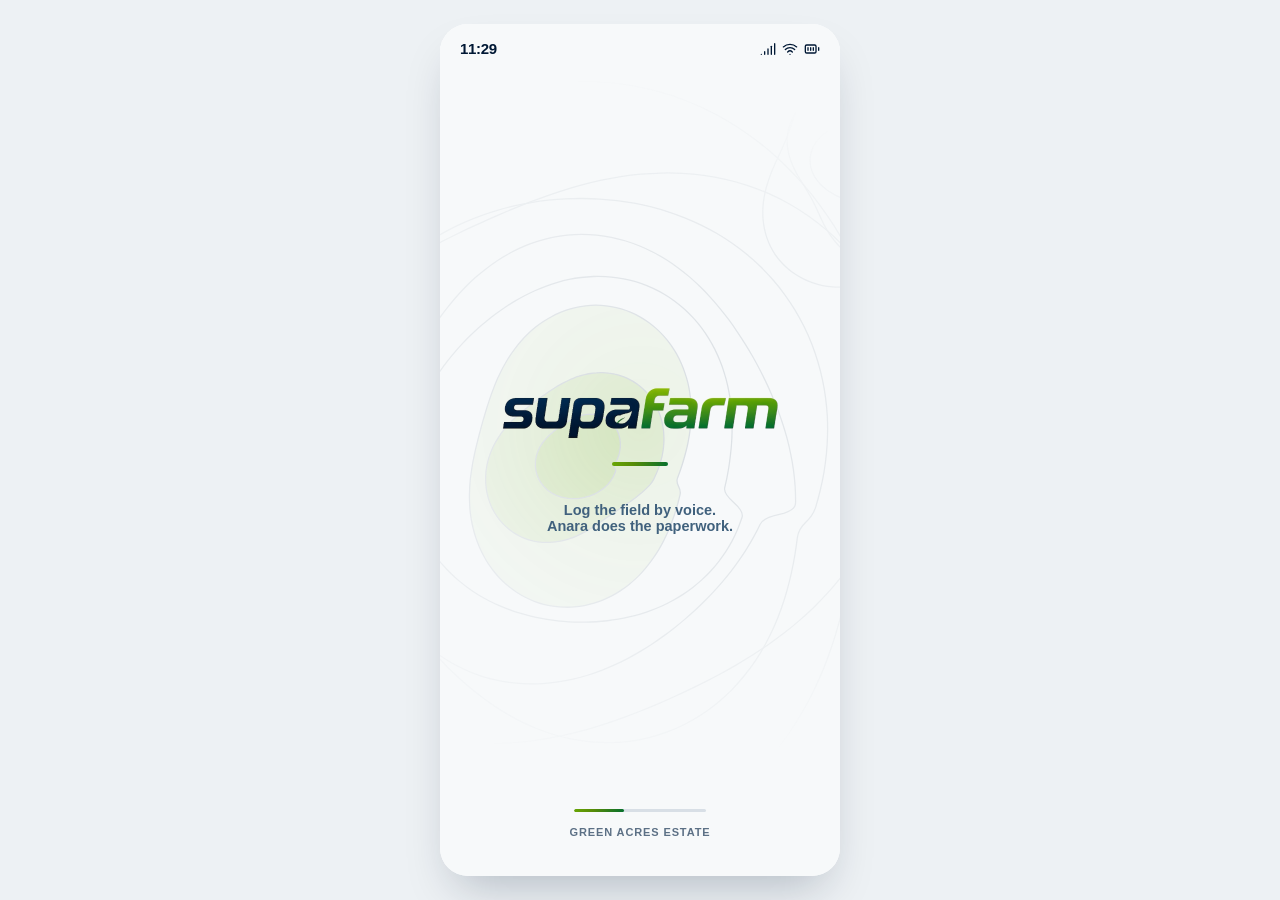
<file: farm-app.mobile.html>
<!DOCTYPE html>
<html lang="en">
<head>
<meta charset="UTF-8">
<title>SupaFarm</title>
<meta name="viewport" content="width=device-width, initial-scale=1.0, viewport-fit=cover">
<meta name="theme-color" content="#F7F8F6">
<meta name="apple-mobile-web-app-capable" content="yes">
<meta name="apple-mobile-web-app-status-bar-style" content="default">
<meta name="description" content="SupaFarm — log farm work by voice. Talk, snap a photo, and Anara files it for you.">
<style>
/* ---- tokens.css ---- */
/*
  Terra — Design tokens
  The SupaFarm design system. One token set, consumed by every component in
  components.css and every screen in the product.

  The palette is derived from the SupaFarm wordmark, sampled from the logo
  artwork itself: the navy of "supa" (#001834) and the green gradient across
  "farm" (#68A605 -> #066F2D). Every foreground/background pair the product
  uses is checked against WCAG 2.1 AA by `node validate-contrast.js`, which
  parses THIS file — so these values are the source of truth for the audit,
  not a copy of it.
*/
:root{
  /* ---------- Brand green — the "farm" gradient's bright end ----------
     #68A605 is the logo colour. It is dark enough that WHITE text on it is
     only 3.0:1, so it always carries navy text; for a green button with
     white text use --accent-deep (the gradient's forest end) instead. */
  --green-50:  #F2F9E2;
  --green-100: #E1F2BF;
  --green-200: #C6E68D;
  --green-300: #A5D557;
  --green-400: #85BE26;   /* accent hover — brighter, not darker; see below */
  --green-500: #68A605;   /* BRAND — sampled from the logo */
  --green-600: #578C07;
  --green-700: #456F0C;

  /* ---------- Forest — the "farm" gradient's deep end ---------- */
  --forest-500: #0E8A3A;
  --forest-600: #087A31;
  --forest-700: #066F2D;  /* BRAND — sampled from the logo */
  --forest-800: #054F21;

  /* ---------- Navy — the "supa" wordmark ---------- */
  --navy-900: #001834;    /* BRAND — sampled from the logo */
  --navy-800: #032740;
  --navy-700: #0D3A57;
  --navy-600: #2A5472;
  --navy-500: #40617D;
  --navy-400: #5C7085;
  --navy-300: #8492A0;    /* lightest step that still clears 3:1 for control borders */
  --navy-200: #CBD5DE;

  --violet-700: #5A3FC0;  /* "very high" zone dot */
  --violet-500: #7C5CFA;  /* "high" zone dot */
  --violet-300: #C6B8FA;  /* "average" zone dot */
  --violet-100: #EDE8FE;

  /* Neutrals carry a slight cool cast so they sit with the navy rather than
     fighting it — the previous warm-green greys were tuned to a lime accent
     this system no longer has. */
  --neutral-000: #FFFFFF;
  --neutral-50:  #F7F9FA;
  --neutral-100: #EDF1F4;
  --neutral-150: #E5EAEF;
  --neutral-200: #D8DFE6;
  --neutral-300: #C2CCD6;

  /* Warm-leaning red, so destructive UI reads as part of the palette
     rather than a cold crimson pasted in from elsewhere. */
  --red-50:  #FEF3F3;
  --red-100: #FBDFE0;
  --red-300: #F3A3A5;
  --red-500: #E5484D;    /* signal only — see --danger before using on text */
  --red-600: #CC3238;
  --red-700: #A6262C;

  --blue-500: #3B82F6;

  /* ---------- Semantic roles ---------- */
  --bg-app:        var(--neutral-100);
  --bg-canvas:     var(--neutral-50);
  --surface:       var(--neutral-000);
  --surface-sunken: var(--neutral-50);
  --surface-dark:  var(--navy-900);

  --text-primary:   var(--navy-900);
  --text-secondary: var(--navy-500);
  --text-tertiary:  var(--navy-400);
  --text-on-dark:   var(--neutral-000);
  --text-on-dark-soft: rgba(255,255,255,.76);
  --text-on-accent: var(--navy-900);
  --text-link:      var(--navy-700);

  --border-subtle:  rgba(0,24,52,.09);
  --border-default: rgba(0,24,52,.14);
  --border-on-dark: rgba(255,255,255,.18);
  /* Control boundaries (inputs, checkboxes) are UI components under WCAG
     1.4.11 and need 3:1 — the subtle borders above are decorative and do not. */
  --border-control: var(--navy-300);

  --accent:        var(--green-500);
  /* The accent hover goes BRIGHTER, not darker. The brand green sits close
     enough to the floor for navy text (5.97:1) that darkening it would drop
     the label under 4.5:1. */
  --accent-hover:  var(--green-400);
  --accent-soft:   var(--green-100);
  --accent-ink:    var(--forest-700);  /* brand green as text on light grounds */

  /* The gradient's deep end — a green that carries WHITE text at 6.3:1 */
  --accent-deep:       var(--forest-700);
  --accent-deep-hover: var(--forest-800);
  --text-on-accent-deep: var(--neutral-000);

  /* The wordmark gradient. Decorative only — never put text on it: it spans
     3.0:1 to 6.3:1 against white, so no single text colour is safe across it. */
  --brand-gradient: linear-gradient(101deg, var(--green-500) 0%, var(--green-600) 38%, var(--forest-700) 100%);

  --zone-very-high: var(--violet-700);
  --zone-high:      var(--violet-500);
  --zone-average:   var(--violet-300);
  --zone-low:       var(--neutral-200);

  --live: var(--red-500);

  /* Destructive / error roles.
     --danger is red-600, not red-500: at Terra's 14.5px bold button text,
     white on red-500 is 3.9:1 and fails AA, while red-600 clears it at 5.1:1.
     red-500 stays the signal colour for dots and indicators, where the
     contrast rule does not apply. */
  --danger:        var(--red-600);
  --danger-strong: var(--red-700);
  --danger-soft:   var(--red-50);
  --danger-border: var(--red-300);
  --text-on-danger: var(--neutral-000);
  --text-danger:   var(--red-700);

  /* ---------- Typography ---------- */
  --font-sans: 'Terra Sans', 'Inter', -apple-system, BlinkMacSystemFont, 'Segoe UI', Helvetica, Arial, sans-serif;

  --text-2xs:  11px;
  --text-xs:   12px;
  --text-sm:   13px;
  --text-md:   14.5px;
  --text-base: 15px;
  --text-lg:   17px;
  --text-xl:   21px;
  --text-2xl:  28px;
  --text-3xl:  36px;
  --text-4xl:  48px;

  --tracking-tight: -0.02em;
  --tracking-normal: 0;
  --tracking-wide: 0.04em;
  --tracking-wider: 0.08em;

  --leading-tight: 1.15;
  --leading-snug: 1.35;
  --leading-normal: 1.55;

  /* ---------- Spacing scale (4px base) ---------- */
  --space-1: 4px;
  --space-2: 8px;
  --space-3: 12px;
  --space-4: 16px;
  --space-5: 20px;
  --space-6: 24px;
  --space-7: 28px;
  --space-8: 32px;
  --space-10: 40px;
  --space-12: 48px;

  /* ---------- Radius scale ---------- */
  --radius-sm: 8px;
  --radius-md: 14px;
  --radius-lg: 20px;
  --radius-xl: 28px;
  --radius-full: 999px;

  /* ---------- Elevation ---------- */
  --shadow-sm: 0 1px 2px rgba(0,24,52,.06), 0 1px 1px rgba(0,24,52,.04);
  --shadow-md: 0 8px 24px -8px rgba(0,24,52,.18);
  --shadow-lg: 0 24px 48px -16px rgba(0,24,52,.26);
  --shadow-accent: 0 12px 28px -10px rgba(104,166,5,.45);

  /* ---------- Motion ---------- */
  --ease-standard: cubic-bezier(.2,.7,.3,1);
  --duration-fast: 120ms;
  --duration-base: 220ms;
  --duration-slow: 360ms;
}

/*
  Terra is a deliberately light system — the product lives on paper-white and
  cool-neutral grounds, with navy reserved for small high-contrast elements
  (primary buttons, circular actions) and for text sitting over field
  photography. There is no dark theme by design.
*/

/* ---- brand.css ---- */
/*
  SupaFarm — brand assets
  The wordmark, embedded as a data URI so the system stays self-contained and
  CSP-safe (no external image requests), exactly as textures.css does for the
  field photography.

  --logo-supafarm is the full lockup, cropped to the wordmark's ink bounds
  with the flat card background knocked out to transparent, so it sits on any
  Terra ground. It is a 2x asset (560x110) intended to render around 280px
  wide; do not scale it past that or it will soften.

  The palette in tokens.css is sampled from this artwork — see the brand
  colour notes there before changing either.
*/
:root{
  --logo-supafarm: url("[data-uri]");
  --logo-supafarm-ratio: 560 / 110;
}

/* ---- textures.css ---- */
/*
  Terra — Photographic & pattern assets
  Real field texture (procedurally generated, no external requests —
  keeps the system fully self-contained and CSP-safe) plus the
  topographic contour pattern used on marketing/hero surfaces.
*/
:root{
  --tex-topo: url("[data-uri]");
  --tex-corn-field: url("[data-uri]");
  --tex-empty-field: url("[data-uri]");
  --tex-crop-closeup: url("[data-uri]");
  --tex-aerial-plots: url("[data-uri]");
}

.bg-topo{
  background-image: var(--tex-topo);
  background-repeat: no-repeat;
  background-size: cover;
  background-position: 25% 15%;
}
.bg-corn-field{ background-image: var(--tex-corn-field); background-size: cover; background-position: center; }
.bg-empty-field{ background-image: var(--tex-empty-field); background-size: cover; background-position: center; }
.bg-crop-closeup{ background-image: var(--tex-crop-closeup); background-size: cover; background-position: center; }
.bg-aerial-plots{ background-image: var(--tex-aerial-plots); background-size: cover; background-position: center; }


/* ---- components.css ---- */
/*
  Terra — Component library
  Every class here is documented and rendered in /design-system/index.html.
  Screens (e.g. /farm-app.html) must compose UI only from these classes —
  no one-off styling of product screens.
*/

/* ============================================================
   0. Reset + base
   ============================================================ */
.terra, .terra *, .terra *::before, .terra *::after{
  box-sizing:border-box;
}
.terra{
  font-family:var(--font-sans);
  color:var(--text-primary);
  -webkit-font-smoothing:antialiased;
}
.terra svg.icon{ width:1em; height:1em; display:inline-block; vertical-align:-0.125em; stroke:currentColor; fill:none; stroke-width:2; stroke-linecap:round; stroke-linejoin:round; flex-shrink:0; }
.terra svg.icon.filled{ fill:currentColor; stroke:none; }

/* ============================================================
   0b. Brand
   ============================================================ */
/* The SupaFarm wordmark. It is an image, not text, so it always needs an
   accessible name on the element that carries it. The asset already has the
   card background knocked out, so it sits on any Terra ground. */
.brand-logo{
  display:block; width:280px; max-width:72vw; aspect-ratio:560 / 110;
  background-image:var(--logo-supafarm);
  background-size:contain; background-repeat:no-repeat; background-position:center;
}
.brand-logo-sm{ width:160px; }
.brand-logo-lg{ width:340px; }

/* The wordmark's own gradient, for rules and accents that echo it.
   Decorative only — text never sits on it (see --brand-gradient). */
.brand-rule{ height:4px; border-radius:var(--radius-full); background:var(--brand-gradient); }

/* ============================================================
   1. Type
   ============================================================ */
.t-display{ font-size:var(--text-4xl); font-weight:700; letter-spacing:var(--tracking-tight); line-height:var(--leading-tight); }
.t-h1{ font-size:var(--text-3xl); font-weight:700; letter-spacing:var(--tracking-tight); line-height:var(--leading-tight); }
.t-h2{ font-size:var(--text-2xl); font-weight:700; letter-spacing:var(--tracking-tight); line-height:var(--leading-tight); }
.t-h3{ font-size:var(--text-xl); font-weight:700; letter-spacing:var(--tracking-tight); line-height:var(--leading-snug); }
.t-title{ font-size:var(--text-lg); font-weight:700; line-height:var(--leading-snug); }
.t-body{ font-size:var(--text-base); font-weight:500; line-height:var(--leading-normal); color:var(--text-secondary); }
.t-label{ font-size:var(--text-xs); font-weight:700; letter-spacing:var(--tracking-wider); text-transform:uppercase; color:var(--text-tertiary); }
.t-caption{ font-size:var(--text-sm); color:var(--text-secondary); }
.t-eyebrow{ font-size:var(--text-2xs); font-weight:700; letter-spacing:var(--tracking-wider); text-transform:uppercase; color:var(--text-tertiary); }
.t-mono-stat{ font-variant-numeric:tabular-nums; font-weight:700; letter-spacing:var(--tracking-tight); }

/* ============================================================
   2. Layout primitives
   ============================================================ */
.t-surface{ background:var(--surface); border-radius:var(--radius-lg); border:1px solid var(--border-subtle); }
.t-surface-sunken{ background:var(--surface-sunken); border-radius:var(--radius-md); }
.t-stack{ display:flex; flex-direction:column; }
.t-row{ display:flex; align-items:center; }
.t-divider{ height:1px; background:var(--border-subtle); border:none; width:100%; }
.t-divider-v{ width:1px; background:var(--border-subtle); border:none; align-self:stretch; }

/* ============================================================
   3. Buttons
   ============================================================ */
.btn{
  appearance:none; border:none; cursor:pointer; font-family:inherit;
  display:inline-flex; align-items:center; justify-content:center; gap:8px;
  font-size:var(--text-md); font-weight:700;
  border-radius:var(--radius-full);
  padding:14px 22px;
  transition:transform var(--duration-fast) var(--ease-standard), background var(--duration-fast), box-shadow var(--duration-fast);
  white-space:nowrap;
}
.btn:active{ transform:scale(.97); }
.btn-block{ width:100%; }
.btn-sm{ padding:9px 14px; font-size:var(--text-sm); }

.btn-dark{ background:var(--navy-900); color:var(--neutral-000); }
.btn-dark:hover{ background:var(--navy-800); }

.btn-accent{ background:var(--accent); color:var(--text-on-accent); box-shadow:var(--shadow-accent); }
.btn-accent:hover{ background:var(--accent-hover); }

/* The gradient's forest end. Use it when a green button needs WHITE text —
   the brand green is too light for that (3.0:1), this clears it at 6.3:1.
   It is also the calmer of the two greens, so it suits a form's submit
   button where btn-accent would shout. */
.btn-deep{ background:var(--accent-deep); color:var(--text-on-accent-deep); }
.btn-deep:hover{ background:var(--accent-deep-hover); }

.btn-white{ background:var(--surface); color:var(--text-primary); border:1px solid var(--border-default); }
.btn-white:hover{ background:var(--neutral-50); }

.btn-ghost{ background:transparent; color:var(--text-primary); }
.btn-ghost:hover{ background:var(--neutral-100); }

.btn-outline-onaccent{ background:transparent; color:var(--navy-900); border:1.5px solid rgba(0,24,52,.28); }

/* Destructive actions. Deliberately no glow: btn-accent earns its shadow by
   being the one thing you want tapped, and a delete button is the opposite.
   btn-danger is for the irreversible confirm itself ("Delete log"); when the
   destructive action is not the primary one on screen, use btn-danger-soft
   so the screen keeps a single loud button. */
.btn-danger{ background:var(--danger); color:var(--text-on-danger); }
.btn-danger:hover{ background:var(--danger-strong); }

.btn-danger-soft{ background:var(--danger-soft); color:var(--text-danger); border:1px solid var(--danger-border); }
.btn-danger-soft:hover{ background:var(--red-100); }

.btn-disabled, .btn:disabled{ background:var(--neutral-150); color:var(--text-tertiary); box-shadow:none; cursor:not-allowed; }
/* Disabled wins over every variant above, destructive included */
.btn-danger:disabled, .btn-danger-soft:disabled{ background:var(--neutral-150); color:var(--text-tertiary); border-color:transparent; }

/* Icon-only round buttons */
.btn-icon{
  appearance:none; border:none; cursor:pointer; flex-shrink:0;
  width:44px; height:44px; border-radius:var(--radius-full);
  display:flex; align-items:center; justify-content:center; font-size:18px;
  transition:transform var(--duration-fast) var(--ease-standard), background var(--duration-fast);
}
.btn-icon:active{ transform:scale(.93); }
.btn-icon-sm{ width:36px; height:36px; font-size:15px; }
.btn-icon-lg{ width:56px; height:56px; font-size:22px; }
.btn-icon-dark{ background:var(--navy-900); color:var(--neutral-000); }
.btn-icon-accent{ background:var(--accent); color:var(--text-on-accent); }
.btn-icon-deep{ background:var(--accent-deep); color:var(--text-on-accent-deep); }
.btn-icon-white{ background:var(--surface); color:var(--text-primary); box-shadow:var(--shadow-md); }
.btn-icon-neutral{ background:var(--neutral-100); color:var(--navy-700); }
.btn-icon-danger{ background:var(--danger); color:var(--text-on-danger); }
.btn-icon-danger-soft{ background:var(--danger-soft); color:var(--text-danger); }
.btn-icon-glass{ background:rgba(0,0,0,.42); color:var(--neutral-000); backdrop-filter:blur(6px); }

/* ============================================================
   4. Segmented / pill controls
   ============================================================ */
.pill-group{
  display:inline-flex; align-items:center; gap:2px;
  background:var(--neutral-100); border-radius:var(--radius-full); padding:4px;
}
.pill-group.pill-block{ display:flex; width:100%; }
.pill-group.pill-block .pill-opt{ flex:1; text-align:center; }
.pill-opt{
  appearance:none; border:none; cursor:pointer; background:transparent; font-family:inherit;
  font-size:var(--text-sm); font-weight:700; color:var(--text-secondary);
  padding:9px 16px; border-radius:var(--radius-full);
  transition:background var(--duration-fast), color var(--duration-fast);
}
.pill-opt.is-active{ background:var(--accent); color:var(--text-on-accent); }
.pill-opt:not(.is-active):hover{ color:var(--text-primary); }

/* Numbered variant (productivity zones) */
.pill-group.pill-numbers .pill-opt{ min-width:34px; padding:9px 10px; }

/* Standalone tag/chip */
.chip{
  display:inline-flex; align-items:center; gap:6px;
  font-size:var(--text-2xs); font-weight:700; letter-spacing:var(--tracking-normal);
  padding:5px 11px; border-radius:var(--radius-full);
  background:var(--neutral-100); color:var(--text-secondary);
}
.chip-lime{ background:var(--accent-soft); color:var(--navy-700); }
.chip-live{ background:rgba(229,72,77,.12); color:var(--red-500); }
.chip-live .dot{ width:6px; height:6px; border-radius:50%; background:var(--red-500); animation:terra-pulse 1.1s infinite; }
@keyframes terra-pulse{ 0%,100%{opacity:1;} 50%{opacity:.35;} }

/* Floating map/photo tag */
.tag-float{
  background:rgba(15,17,10,.68); color:var(--neutral-000); backdrop-filter:blur(6px);
  border-radius:var(--radius-md); padding:10px 14px;
}
.tag-float .tag-label{ font-size:var(--text-2xs); font-weight:700; color:rgba(255,255,255,.7); margin-bottom:2px; }
.tag-float .tag-values{ display:flex; align-items:baseline; gap:10px; font-size:var(--text-md); font-weight:700; }
.tag-float .tag-values .sub{ font-size:var(--text-xs); font-weight:600; color:rgba(255,255,255,.75); }

/* ============================================================
   5. Form fields
   ============================================================ */
.field{ display:flex; flex-direction:column; gap:8px; }
.field-label{ font-size:var(--text-sm); font-weight:700; color:var(--text-primary); }
.input{
  font-family:inherit; font-size:var(--text-base); font-weight:600; color:var(--text-primary);
  background:var(--surface); border:1px solid var(--border-control); border-radius:var(--radius-md);
  padding:13px 16px; outline:none; width:100%;
  transition:border-color var(--duration-fast);
}
/* Focus is a UI state under 1.4.11 and needs 3:1 — the brand green is 2.98:1,
   so the ring uses --accent-ink (6.3:1) with a soft halo behind it. */
.input:focus{ border-color:var(--accent-ink); box-shadow:0 0 0 3px var(--accent-soft); }
.input::placeholder{ color:var(--text-tertiary); font-weight:500; }

.select{
  display:inline-flex; align-items:center; justify-content:space-between; gap:10px; cursor:pointer;
  background:var(--accent-soft); color:var(--navy-800); font-weight:700; font-size:var(--text-base);
  border-radius:var(--radius-full); padding:13px 18px; width:100%; border:none; font-family:inherit;
}
.select .chev{ color:var(--navy-700); flex-shrink:0; }

.field-row{ display:flex; align-items:center; gap:10px; }
.field-row .input{ flex:1; }

/* ============================================================
   6. Cards
   ============================================================ */
.card{ background:var(--surface); border-radius:var(--radius-lg); border:1px solid var(--border-subtle); box-shadow:var(--shadow-sm); }
.card-pad{ padding:var(--space-5); }
.card-pad-sm{ padding:var(--space-4); }

/* --- Field card: photo + polygon overlay + label + go button --- */
.field-card{
  background:var(--surface); border-radius:var(--radius-lg); overflow:hidden; box-shadow:var(--shadow-sm);
  display:flex; flex-direction:column; border:1px solid var(--border-subtle);
}
.field-card .photo{
  position:relative; height:132px;
  background-size:cover; background-position:center;
}
.field-card .photo.is-corn{ background-image:var(--tex-corn-field); }
.field-card .photo.is-empty{ background-image:var(--tex-empty-field); }
.field-card .photo svg.plot{ position:absolute; inset:0; width:100%; height:100%; }
.field-card .meta{ display:flex; align-items:center; justify-content:space-between; padding:14px 16px; gap:10px; }
.field-card .meta .name{ font-size:var(--text-md); font-weight:700; }
.field-card .meta .area{ font-size:var(--text-sm); color:var(--text-secondary); margin-top:2px; }

/* --- Weather card --- */
.weather-card{ display:flex; flex-direction:column; gap:var(--space-4); }
.weather-card .loc{ display:flex; align-items:center; gap:7px; font-size:var(--text-md); font-weight:700; }
.weather-card .loc svg{ color:var(--text-tertiary); }
.weather-card .now{ display:flex; align-items:center; justify-content:space-between; }
.weather-card .temp{ font-size:var(--text-4xl); font-weight:700; letter-spacing:var(--tracking-tight); }
.weather-card .hilo{ font-size:var(--text-sm); color:var(--text-secondary); font-weight:600; line-height:1.6; }
.weather-card .wicon{ font-size:44px; color:var(--text-tertiary); }
.weather-metrics{ display:grid; grid-template-columns:repeat(4,1fr); gap:var(--space-2); padding-top:var(--space-4); border-top:1px solid var(--border-subtle); }
.weather-metrics .m-label{ font-size:var(--text-2xs); color:var(--text-tertiary); font-weight:700; margin-bottom:4px; }
.weather-metrics .m-val{ font-size:var(--text-md); font-weight:700; }

/* --- Zone rate rows / grid --- */
.zone-grid{ display:grid; grid-template-columns:1fr 1fr; gap:8px; }
.zone-row{
  display:flex; align-items:center; justify-content:space-between; gap:10px;
  background:var(--surface-sunken); border-radius:var(--radius-md); padding:11px 13px;
}
.zone-row .zlabel{ display:flex; align-items:center; gap:7px; font-size:var(--text-sm); font-weight:700; color:var(--text-primary); }
.zone-row .zdot{ width:9px; height:9px; border-radius:50%; flex-shrink:0; }
.zone-row .zval{ font-size:var(--text-sm); font-weight:700; color:var(--text-secondary); text-align:right; }
.zdot-very-high{ background:var(--zone-very-high); }
.zdot-high{ background:var(--zone-high); }
.zdot-average{ background:var(--zone-average); }
.zdot-low{ background:var(--zone-low); border:1px solid var(--border-default); }

/* --- Stat-over-photo panel (Plant's health / Water depth / Soil) --- */
.stat-photo-panel{
  position:relative; border-radius:var(--radius-xl); overflow:hidden; color:var(--neutral-000);
  background-image:var(--tex-crop-closeup); background-size:cover; background-position:center;
  padding:var(--space-5);
  display:flex; flex-direction:column; gap:var(--space-5);
}
.stat-photo-panel::before{
  content:''; position:absolute; inset:0;
  background:linear-gradient(180deg, rgba(10,14,6,.15) 0%, rgba(8,12,5,.55) 55%, rgba(6,9,4,.86) 100%);
  z-index:0;
}
.stat-photo-panel > *{ position:relative; z-index:1; }
.stat-tiles{ display:grid; grid-template-columns:repeat(3,1fr); gap:10px; }
.stat-tile{
  background:rgba(255,255,255,.14); backdrop-filter:blur(10px);
  border:1px solid rgba(255,255,255,.14);
  border-radius:var(--radius-md); padding:16px 14px;
  display:flex; flex-direction:column; gap:14px;
}
.stat-tile .ticon{ color:var(--green-400); font-size:22px; }
.stat-tile .tval{ font-size:var(--text-2xl); font-weight:700; letter-spacing:var(--tracking-tight); }
.stat-tile .tref{ font-size:var(--text-2xs); color:rgba(255,255,255,.65); margin-top:-10px; }
.stat-tile .tlabel{ font-size:var(--text-sm); font-weight:700; }
.stat-photo-footer{ display:flex; align-items:center; justify-content:space-between; gap:14px; }
.stat-photo-footer .flabel{ font-size:var(--text-sm); font-weight:700; white-space:nowrap; }
.stat-photo-footer .fval{ font-size:var(--text-sm); font-weight:700; color:rgba(255,255,255,.8); white-space:nowrap; }
.progress-track{ height:4px; border-radius:var(--radius-full); background:rgba(255,255,255,.25); flex:1; overflow:hidden; }
.progress-fill{ height:100%; background:var(--accent); border-radius:var(--radius-full); }

/* --- Map zone card --- */
.map-card{ position:relative; border-radius:var(--radius-xl); overflow:hidden; background-image:var(--tex-aerial-plots); background-size:cover; background-position:center; }
.map-card .map-inner{ position:relative; min-height:220px; }
.map-card .plot-overlay{ position:absolute; inset:0; width:100%; height:100%; }
.map-card .tag-float{ position:absolute; }

/* --- Chart card --- */
.chart-card{ display:flex; flex-direction:column; gap:var(--space-4); }
.chart-head{ display:flex; align-items:center; justify-content:space-between; }
.chart-value{ display:flex; align-items:baseline; gap:6px; font-size:var(--text-2xl); font-weight:700; }
.chart-value .delta{ font-size:var(--text-sm); color:var(--text-tertiary); }
.bar-chart{ display:flex; align-items:flex-end; gap:3px; height:96px; }
.bar-chart .bar{ flex:1; border-radius:3px 3px 0 0; background:var(--navy-300); min-width:3px; }
.bar-chart .bar.hi{ background:var(--accent); }
.chart-foot{ display:flex; align-items:center; justify-content:space-between; font-size:var(--text-xs); color:var(--text-tertiary); font-weight:600; }

/* --- Promo / marketing card --- */
/* Light card with a photo strip beneath — matches the feed treatment where
   the copy sits on paper and the imagery does the visual work. */
.promo-card{
  position:relative; border-radius:var(--radius-lg); overflow:hidden; color:var(--text-primary);
  background:var(--surface); border:1px solid var(--border-subtle); box-shadow:var(--shadow-sm);
  display:flex; flex-direction:column;
}
.promo-card .promo-body{ padding:var(--space-5); position:relative; z-index:1; }
.promo-card .promo-bg{ position:absolute; inset:0; }
.promo-card .promo-title{ font-size:var(--text-lg); font-weight:700; margin-bottom:6px; letter-spacing:var(--tracking-tight); text-transform:uppercase; }
.promo-card .promo-desc{ font-size:var(--text-sm); color:var(--text-secondary); line-height:1.5; }
.promo-card .promo-photo{ position:relative; height:120px; background-image:var(--tex-crop-closeup); background-size:cover; background-position:center; }
.promo-card .promo-photo .tag-float{ position:absolute; right:12px; bottom:12px; }
.promo-card .promo-fab{ position:absolute; top:var(--space-5); right:var(--space-5); z-index:2; }

.hero-marketing{
  border-radius:var(--radius-xl); background-color:var(--bg-canvas); color:var(--navy-900);
  background-image:var(--tex-topo); background-repeat:no-repeat; background-size:cover; background-position:20% 15%;
  padding:var(--space-6); display:flex; flex-direction:column; gap:var(--space-6);
  position:relative; overflow:hidden;
}
.hero-marketing .hm-copy{ font-size:var(--text-2xl); font-weight:700; letter-spacing:var(--tracking-tight); line-height:1.15; position:relative; z-index:1; }
.hero-marketing .hm-copy .chip{ vertical-align:middle; margin:0 2px; }

/* --- CTA rail (vertical rotated pill) --- */
.cta-rail{
  background:var(--accent); border-radius:var(--radius-full);
  width:64px; display:flex; flex-direction:column; align-items:center; justify-content:space-between;
  padding:14px 0; cursor:pointer; gap:14px;
}
.cta-rail .rail-btn{ width:40px; height:40px; border-radius:50%; background:var(--navy-900); color:var(--neutral-000); display:flex; align-items:center; justify-content:center; }
.cta-rail .rail-text{ writing-mode:vertical-rl; transform:rotate(180deg); font-weight:700; font-size:var(--text-sm); letter-spacing:var(--tracking-wider); color:var(--navy-900); }

/* ============================================================
   7. Navigation
   ============================================================ */
.status-bar{ display:flex; align-items:center; justify-content:space-between; padding:0 8px; font-weight:700; font-size:var(--text-base); }
.status-bar .sb-icons{ display:flex; align-items:center; gap:6px; font-size:16px; }
.status-bar.on-dark{ color:var(--neutral-000); }

.mobile-topbar{ display:flex; align-items:center; gap:12px; }
.mobile-topbar .title{ font-size:var(--text-2xs); font-weight:700; letter-spacing:var(--tracking-wider); text-transform:uppercase; }

.welcome-header{ display:flex; align-items:center; justify-content:space-between; }
.welcome-header .greet{ font-size:var(--text-xl); font-weight:700; letter-spacing:var(--tracking-tight); text-transform:uppercase; line-height:1.2; }
.avatar{ width:44px; height:44px; border-radius:50%; background-size:cover; background-position:center; border:2px solid var(--accent); flex-shrink:0; }
.avatar-sm{ width:32px; height:32px; }

.tabbar{ display:flex; align-items:center; justify-content:space-around; gap:0; }
.tabbar .tab{
  display:flex; flex-direction:column; align-items:center; justify-content:center; gap:6px; background:none; border:none; cursor:pointer;
  color:var(--text-tertiary); font-size:var(--text-2xs); font-weight:700; padding:12px 0; border-radius:0;
  flex:1; transition:color var(--duration-fast), background var(--duration-fast);
  border-top: 3px solid transparent;
}
.tabbar .tab .ti{ font-size:24px; }
.tabbar .tab.is-active{
  color:var(--navy-900);
  border-top-color: var(--accent-ink);
  background: rgba(168,226,47,.04);
}
.tabbar .tab.is-active .ti{ color:var(--accent-ink); }

/* --- List row: icon tile + label/value + trailing action ---
   The lr-* parts are standalone primitives: .list-row is the usual host, but
   any row-shaped composition (section headers, review rows) may use them. */
.list-row{ display:flex; align-items:center; gap:12px; }
.lr-tile{ width:38px; height:38px; border-radius:var(--radius-md); display:flex; align-items:center; justify-content:center; font-size:18px; flex-shrink:0; }
.lr-info{ flex:1; min-width:0; }
.lr-label{ font-size:var(--text-2xs); color:var(--text-tertiary); font-weight:700; text-transform:uppercase; letter-spacing:.04em; margin-bottom:2px; }
.lr-value{ font-size:var(--text-md); font-weight:700; color:var(--text-primary); }
.lr-sub{ font-size:var(--text-sm); color:var(--text-secondary); margin-top:1px; }
.lr-action{
  display:inline-flex; align-items:center; gap:2px; background:none; border:none; padding:0;
  color:var(--text-link); font-family:inherit; font-size:var(--text-sm); font-weight:700; cursor:pointer; flex-shrink:0;
}
.lr-action:hover{ color:var(--navy-900); }

/* ============================================================
   9. Capture-flow components (voice + photo logging)
   ============================================================ */

/* --- Record hero: mic capture state card --- */
.record-hero{
  position:relative; border-radius:var(--radius-xl); overflow:hidden; color:var(--navy-900);
  padding:var(--space-5); display:flex; flex-direction:column; align-items:center; gap:var(--space-3);
  background:linear-gradient(165deg, var(--green-50) 0%, var(--green-300) 100%);
}
/* Contour pattern ties the capture surface to the marketing hero */
.record-hero::after{
  content:''; position:absolute; inset:0; z-index:0; opacity:.28; pointer-events:none;
  background-image:var(--tex-topo); background-repeat:no-repeat;
  background-size:cover; background-position:20% 30%;
}
.record-hero > *{ position:relative; z-index:1; }
.rh-badge{ display:inline-flex; align-items:center; gap:7px; background:var(--surface); color:var(--navy-800); border-radius:var(--radius-full); padding:6px 13px; font-size:var(--text-2xs); font-weight:700; box-shadow:var(--shadow-sm); }
.rh-badge .rec-dot{ width:7px; height:7px; border-radius:50%; background:var(--red-500); animation:terra-pulse 1.1s infinite; }
.rh-wave{ display:flex; align-items:center; gap:3px; height:52px; }
/* Bars carry a resting height so the waveform reads before any script sets levels */
.rh-wave .b{ width:3px; height:40%; border-radius:2px; background:var(--accent-ink); animation:terra-wave 1.1s ease-in-out infinite; }
.rh-wave .b:nth-child(odd){ background:rgba(20,21,15,.30); }
@keyframes terra-wave{ 0%,100%{transform:scaleY(.4);} 50%{transform:scaleY(1);} }
.rh-timer{ font-size:var(--text-2xl); font-weight:700; font-variant-numeric:tabular-nums; letter-spacing:var(--tracking-tight); color:var(--navy-900); }
.rh-hint{ font-size:var(--text-xs); color:var(--navy-600); text-align:center; }
.rh-controls{ display:flex; align-items:center; gap:16px; }

/* --- Viewfinder: camera capture surface --- */
/* The viewfinder is a live camera feed — it shows the crop the phone is
   pointed at, so it reads as photography rather than an empty dark box. */
.viewfinder{
  position:relative; border-radius:var(--radius-lg); overflow:hidden; height:196px;
  background-image:var(--tex-crop-closeup); background-size:cover; background-position:center;
  display:flex; align-items:center; justify-content:center;
}
.viewfinder .vf-corner{ position:absolute; width:20px; height:20px; border-color:rgba(255,255,255,.5); border-style:solid; border-width:0; }
.viewfinder .vf-tl{ top:10px; left:10px; border-top-width:2px; border-left-width:2px; border-radius:5px 0 0 0; }
.viewfinder .vf-tr{ top:10px; right:10px; border-top-width:2px; border-right-width:2px; border-radius:0 5px 0 0; }
.viewfinder .vf-bl{ bottom:10px; left:10px; border-bottom-width:2px; border-left-width:2px; border-radius:0 0 0 5px; }
.viewfinder .vf-br{ bottom:10px; right:10px; border-bottom-width:2px; border-right-width:2px; border-radius:0 0 5px 0; }
.viewfinder .vf-hint{ position:absolute; top:12px; left:50%; transform:translateX(-50%); display:flex; align-items:center; gap:6px; background:rgba(0,0,0,.5); color:rgba(255,255,255,.9); font-size:var(--text-2xs); font-weight:700; padding:5px 10px; border-radius:var(--radius-full); }
.shutter-btn{ width:72px; height:72px; border-radius:50%; background:rgba(255,255,255,.92); border:none; cursor:pointer; display:flex; align-items:center; justify-content:center; position:absolute; bottom:14px; }
.shutter-btn .inner{ width:58px; height:58px; border-radius:50%; background:var(--neutral-000); border:2.5px solid var(--navy-900); }

/* --- Empty / off states --- */
.state-panel{
  background:var(--neutral-100); border-radius:var(--radius-lg); padding:22px 18px; text-align:center;
  display:flex; flex-direction:column; align-items:center; gap:6px;
}
.state-panel .sp-icon{ font-size:26px; color:var(--text-secondary); margin-bottom:2px; }
.state-panel .sp-title{ font-size:var(--text-md); font-weight:700; color:var(--text-primary); }
.state-panel .sp-desc{ font-size:var(--text-sm); color:var(--text-secondary); line-height:1.5; margin-bottom:4px; }

/* --- Thumbnails --- */
.thumbs-row{ display:flex; align-items:center; gap:8px; min-height:18px; }
.thumbs-empty{ display:flex; align-items:center; gap:8px; color:var(--text-secondary); font-size:var(--text-sm); }
.thumbs-empty svg{ color:var(--text-tertiary); }
.thumbs-strip{ display:flex; align-items:center; gap:8px; overflow-x:auto; padding-bottom:2px; }
.thumb{
  width:60px; height:60px; border-radius:var(--radius-md); flex-shrink:0; position:relative;
  display:flex; align-items:center; justify-content:center; color:var(--neutral-000); font-size:18px;
  background:linear-gradient(150deg,#5c6e42,#232B15);
}
.thumb.is-video{ background:linear-gradient(150deg,#38424f,#181c22); }
.thumb .thumb-dur{ position:absolute; left:4px; bottom:4px; background:rgba(0,0,0,.65); border-radius:4px; padding:1px 5px; font-size:9.5px; font-weight:700; }
.thumb .thumb-rm{ position:absolute; top:-5px; right:-5px; width:18px; height:18px; border-radius:50%; background:rgba(0,0,0,.72); color:var(--neutral-000); border:none; display:flex; align-items:center; justify-content:center; font-size:10px; cursor:pointer; }
.thumbs-count{ font-size:var(--text-xs); color:var(--text-secondary); flex-shrink:0; margin-left:2px; }

/* --- Attach / note rows --- */
.row-action{
  display:flex; align-items:center; gap:9px; background:var(--surface-sunken); border-radius:var(--radius-lg);
  padding:12px 14px; cursor:pointer; border:none; width:100%; text-align:left; font-family:inherit;
}
.row-action span{ font-size:var(--text-md); color:var(--text-primary); font-weight:600; }
.row-action svg{ color:var(--text-secondary); }
.note-row{
  display:flex; align-items:center; gap:9px; background:var(--surface); border:1px solid var(--border-default);
  border-radius:var(--radius-lg); padding:12px 14px;
}
.note-row svg{ color:var(--text-tertiary); flex-shrink:0; }
.note-row input{ border:none; outline:none; font-size:var(--text-md); font-family:inherit; color:var(--text-primary); width:100%; background:transparent; }
.note-row input::placeholder{ color:var(--text-tertiary); }

/* --- Full-screen map (location adjust) --- */
.map-full{ position:relative; flex:1; overflow:hidden; background:var(--bg-canvas); display:flex; flex-direction:column; }
.map-full .map-drag-bg{
  position:absolute; inset:-15%;
  background-image:var(--tex-aerial-plots);
  background-repeat:repeat; background-size:340px 220px;
  transition:transform .35s var(--ease-standard); cursor:grab;
}
.map-full .map-drag-bg:active{ cursor:grabbing; }
/* Light scrim keeps the top controls legible without darkening the map */
.map-full .map-top-scrim{ position:absolute; top:0; left:0; right:0; height:130px; background:linear-gradient(to bottom, rgba(250,251,247,.85), rgba(250,251,247,0)); z-index:5; pointer-events:none; }
.map-full .map-pin-fixed{ position:absolute; top:50%; left:50%; transform:translate(-50%,-100%); z-index:6; pointer-events:none; color:var(--red-500); font-size:42px; filter:drop-shadow(0 4px 6px rgba(0,0,0,.4)); }
.map-full .map-acc-circle{ position:absolute; top:50%; left:50%; width:150px; height:150px; border-radius:50%; background:rgba(255,255,255,.26); border:1.5px solid var(--green-500); transform:translate(-50%,-50%); z-index:5; }
.map-sheet{ position:relative; z-index:6; margin-top:auto; background:var(--surface); border-radius:22px 22px 0 0; padding:10px var(--space-5) var(--space-6); flex-shrink:0; }
.map-grab{ width:40px; height:5px; border-radius:3px; background:var(--neutral-200); margin:0 auto 14px; }

/* --- Saved success hero --- */
.success-ring{ width:76px; height:76px; border-radius:50%; background:var(--green-100); display:flex; align-items:center; justify-content:center; margin:14px auto 18px; animation:terra-pop .4s cubic-bezier(.26,1.4,.4,1); }
@keyframes terra-pop{ 0%{transform:scale(.6); opacity:0;} 100%{transform:scale(1); opacity:1;} }
.success-disc{ width:54px; height:54px; border-radius:50%; background:var(--accent); color:var(--navy-900); display:flex; align-items:center; justify-content:center; font-size:24px; }

/* --- Toast --- */
.toast{
  position:absolute; left:50%; bottom:110px; transform:translateX(-50%) translateY(10px);
  background:var(--navy-900); color:var(--neutral-000); font-size:var(--text-sm); font-weight:700;
  padding:9px 15px; border-radius:var(--radius-full); white-space:nowrap;
  opacity:0; pointer-events:none; transition:opacity .18s, transform .18s; z-index:50;
  box-shadow:var(--shadow-lg);
}
.toast.is-visible{ opacity:1; transform:translateX(-50%) translateY(0); }

/* ============================================================
   8. Utility
   ============================================================ */
.u-flex{ display:flex; }
.u-flex-1{ flex:1; }
.u-items-center{ align-items:center; }
.u-justify-between{ justify-content:space-between; }
.u-gap-1{ gap:4px;} .u-gap-2{ gap:8px;} .u-gap-3{ gap:12px;} .u-gap-4{ gap:16px;}
.u-mt-1{margin-top:4px;} .u-mt-2{margin-top:8px;} .u-mt-3{margin-top:12px;} .u-mt-4{margin-top:16px;}


</style>
<style>
  *,*::before,*::after{ box-sizing:border-box; }
  html,body{ height:100%; }
  body{
    margin:0; background:var(--bg-app); font-family:var(--font-sans); color:var(--text-primary);
    overscroll-behavior:none; -webkit-tap-highlight-color:transparent;
  }

  /* The app owns the viewport. dvh keeps the tab bar put when mobile
     browser chrome slides away mid-scroll. */
  #app{
    position:relative; overflow:hidden; background:var(--surface);
    width:100%; height:100vh; height:100dvh; margin:0 auto;
  }

  /* Opened on a desktop, it sits as a phone-width column rather than
     stretching a mobile layout across the whole window. */
  @media (min-width:600px){
    body{ display:flex; align-items:center; justify-content:center; padding:24px; }
    #app{ width:400px; height:min(860px, calc(100dvh - 48px)); border-radius:28px; box-shadow:var(--shadow-lg); }
  }

  
  .screen{ position:absolute; inset:0; display:flex; flex-direction:column; background:var(--surface); opacity:0; pointer-events:none; }
  .screen.is-active{ opacity:1; pointer-events:auto; animation:terra-slide-in .26s var(--ease-standard); }
  @keyframes terra-slide-in{ from{ opacity:0; transform:translateX(20px); } to{ opacity:1; transform:translateX(0); } }

  .px{ padding-left:20px; padding-right:20px; }
  .scroll-body{ flex:1; overflow-y:auto; display:flex; flex-direction:column; gap:16px; }
  .scroll-body > *{ flex-shrink:0; }
  .sb-pad{ padding-top:16px; }


  /* ---- Splash ---- */
  #screen-splash{ background:var(--bg-canvas); }
  .splash-wrap{ flex:1; display:flex; flex-direction:column; align-items:center; justify-content:center; gap:22px; padding:0 32px; position:relative; }
  .splash-wrap::before{
    content:''; position:absolute; inset:0; pointer-events:none; opacity:.30;
    background-image:var(--tex-topo); background-size:cover; background-position:38% 30%;
    -webkit-mask-image:radial-gradient(circle at 50% 45%, #000 0%, transparent 72%);
            mask-image:radial-gradient(circle at 50% 45%, #000 0%, transparent 72%);
  }
  .splash-wrap > *{ position:relative; z-index:1; }
  .splash-tag{ font-size:var(--text-md); font-weight:600; color:var(--text-secondary); text-align:center; }
  .splash-rule{ width:56px; }
  .splash-foot{ position:absolute; bottom:38px; left:0; right:0; display:flex; flex-direction:column; align-items:center; gap:14px; z-index:1; }
  .splash-bar{ width:132px; height:3px; border-radius:var(--radius-full); background:var(--neutral-200); overflow:hidden; }
  .splash-bar i{ display:block; height:100%; width:38%; border-radius:inherit; background:var(--brand-gradient); animation:sf-load 1.25s var(--ease-standard) infinite; }
  @keyframes sf-load{ 0%{ transform:translateX(-100%);} 100%{ transform:translateX(320%);} }

  /* ---- Onboarding carousel ---- */
  #screen-intro{ background:var(--surface); }
  .intro-media{ position:relative; height:44%; min-height:230px; flex-shrink:0; background-size:cover; background-position:center; transition:background-image var(--duration-slow); }
  .intro-media::after{ content:''; position:absolute; inset:0; background:linear-gradient(180deg, rgba(0,24,52,.05) 40%, rgba(0,24,52,.55) 100%); }
  .intro-skip{ position:absolute; top:16px; right:16px; z-index:2; }
  .intro-body{ flex:1; display:flex; flex-direction:column; padding:26px 24px 0; gap:10px; }
  .intro-title{ font-size:var(--text-2xl); font-weight:700; letter-spacing:var(--tracking-tight); line-height:1.2; }
  .intro-copy{ font-size:var(--text-base); color:var(--text-secondary); line-height:1.6; }
  .intro-dots{ display:flex; gap:7px; margin-top:auto; padding-bottom:4px; }
  .intro-dots i{ width:7px; height:7px; border-radius:50%; background:var(--neutral-200); transition:width var(--duration-base), background var(--duration-base); }
  .intro-dots i.is-on{ width:22px; background:var(--accent-ink); }

  /* ---- Auth (login + sign up) ---- */
  .auth-head{ display:flex; flex-direction:column; gap:6px; padding:2px 0 6px; }
  .auth-title{ font-size:var(--text-2xl); font-weight:700; letter-spacing:var(--tracking-tight); }
  .auth-sub{ font-size:var(--text-base); color:var(--text-secondary); line-height:1.55; }
  .auth-form{ display:flex; flex-direction:column; gap:15px; }
  #screen-login .scroll-body, #screen-signup .scroll-body{ gap:10px; }
  .input-wrap{ position:relative; display:flex; align-items:center; }
  .input-wrap > svg.icon{ position:absolute; left:15px; color:var(--text-tertiary); font-size:17px; pointer-events:none; }
  .input-wrap .input{ padding-left:44px; }
  .input-wrap.has-affix .input{ padding-right:48px; }
  .input-affix{ position:absolute; right:6px; background:none; border:none; cursor:pointer; color:var(--text-secondary); width:38px; height:38px; border-radius:var(--radius-full); display:flex; align-items:center; justify-content:center; font-family:inherit; }
  .input-affix:hover{ color:var(--text-primary); background:var(--neutral-100); }
  .dial{ display:flex; align-items:center; gap:8px; padding:13px 0 13px 44px; font-size:var(--text-base); font-weight:700; color:var(--text-primary); flex-shrink:0; }
  .input-wrap.is-phone .input{ padding-left:8px; }
  .input-wrap.is-phone{ background:var(--surface); border:1px solid var(--border-control); border-radius:var(--radius-md); }
  .input-wrap.is-phone .input{ border:none; background:transparent; }
  .input-wrap.is-phone:focus-within{ border-color:var(--accent-ink); box-shadow:0 0 0 3px var(--accent-soft); }
  .input-wrap.is-phone .input:focus{ box-shadow:none; }
  .field-note{ font-size:var(--text-xs); color:var(--text-tertiary); }
  .field-error{ display:none; align-items:center; gap:6px; font-size:var(--text-xs); font-weight:700; color:var(--text-danger); }
  .field.is-invalid .field-error{ display:flex; }
  .field.is-invalid .input, .field.is-invalid .input-wrap.is-phone{ border-color:var(--danger); }
  .auth-row{ display:flex; align-items:center; justify-content:space-between; gap:12px; }
  .auth-sep{ display:flex; align-items:center; gap:12px; color:var(--text-tertiary); font-size:var(--text-xs); font-weight:700; }
  .auth-sep::before, .auth-sep::after{ content:''; height:1px; flex:1; background:var(--border-subtle); }
  .auth-alt{ text-align:center; font-size:var(--text-sm); color:var(--text-secondary); }
  .auth-alt button{ background:none; border:none; font-family:inherit; font-size:inherit; font-weight:700; color:var(--accent-ink); cursor:pointer; padding:0; text-decoration:underline; text-underline-offset:2px; }
  /* Checkbox is a UI component — the box needs a 3:1 boundary */
  .check-row{ display:flex; align-items:flex-start; gap:11px; font-size:var(--text-sm); color:var(--text-secondary); line-height:1.5; }
  .check-row input{ appearance:none; width:20px; height:20px; flex-shrink:0; margin-top:1px; cursor:pointer;
    border:1.5px solid var(--border-control); border-radius:6px; background:var(--surface); position:relative; }
  .check-row input:checked{ background:var(--accent-deep); border-color:var(--accent-deep); }
  .check-row input:checked::after{ content:''; position:absolute; left:6px; top:2px; width:5px; height:10px;
    border:solid var(--neutral-000); border-width:0 2px 2px 0; transform:rotate(45deg); }
  .check-row input:focus-visible{ outline:2px solid var(--accent-ink); outline-offset:2px; }
  .check-row a{ color:var(--accent-ink); font-weight:700; }
  .pw-meter{ display:flex; gap:4px; margin-top:8px; }
  .pw-meter i{ height:4px; flex:1; border-radius:var(--radius-full); background:var(--neutral-200); transition:background var(--duration-base); }
  .pw-label{ font-size:var(--text-xs); font-weight:700; margin-top:6px; color:var(--text-tertiary); }

  /* ---- Onboarding (language) ---- */
  #screen-onboarding .scroll-body{ background:var(--bg-canvas); padding-top:8px; padding-bottom:20px; }
  .ob-hero{ height:150px; border-radius:var(--radius-xl); background-image:var(--tex-corn-field); background-size:cover; background-position:center; position:relative; overflow:hidden; display:flex; align-items:flex-end; padding:16px; }
  .ob-hero::before{ content:''; position:absolute; inset:0; background:linear-gradient(180deg, rgba(10,14,6,.05), rgba(8,12,5,.62)); }
  .ob-hero .chip{ position:relative; z-index:1; }
  .ob-invite{ display:flex; align-items:center; gap:10px; background:var(--green-50); border:1px solid var(--green-300); border-radius:var(--radius-md); padding:11px 13px; font-size:12.5px; color:var(--navy-700); line-height:1.45; }
  .ob-invite svg{ color:var(--accent-ink); flex-shrink:0; }
  .lang-list{ display:flex; flex-direction:column; gap:8px; }
  .lang-opt{
    display:flex; align-items:center; gap:12px; width:100%; font-family:inherit; cursor:pointer; text-align:left;
    background:var(--surface); border:1.5px solid var(--border-default); border-radius:var(--radius-md); padding:13px 15px;
    transition:border-color var(--duration-fast), background var(--duration-fast);
  }
  .lang-opt .lang-native{ font-size:15px; font-weight:700; color:var(--text-primary); }
  .lang-opt .lang-en{ font-size:12px; color:var(--text-secondary); margin-top:1px; }
  .lang-opt .lang-tick{ margin-left:auto; color:var(--accent-ink); opacity:0; flex-shrink:0; }
  .lang-opt.is-selected{ border-color:var(--accent); background:var(--green-50); }
  .lang-opt.is-selected .lang-tick{ opacity:1; }
  .screen-footer{ flex-shrink:0; background:var(--surface); border-top:1px solid var(--border-subtle); padding:12px 20px; }

  /* ---- Home ---- */
  #screen-home .scroll-body{ background:var(--bg-canvas); padding-top:6px; padding-bottom:20px; }
  .farm-view{ position:relative; border-radius:var(--radius-xl); overflow:hidden; background-image:var(--tex-aerial-plots); background-size:cover; background-position:center; height:186px; }
  .farm-view .fv-overlay{ position:absolute; inset:0; width:100%; height:100%; }
  .farm-view .tag-float{ position:absolute; left:12px; bottom:12px; }
  .farm-view .fv-expand{ position:absolute; right:12px; top:12px; }
  .section-head{ display:flex; align-items:center; justify-content:space-between; }

  /* Big log task button — a voice button with a plus, per the flow map */
  .log-hot-btn{
    position:relative; width:100%; border:none; cursor:pointer; font-family:inherit;
    background:var(--accent); color:var(--text-on-accent); border-radius:var(--radius-xl);
    padding:18px 20px; display:flex; align-items:center; gap:14px; text-align:left;
    box-shadow:var(--shadow-accent); transition:transform var(--duration-fast) var(--ease-standard), background var(--duration-fast);
  }
  .log-hot-btn:active{ transform:scale(.985); }
  .log-hot-btn:hover{ background:var(--accent-hover); }
  .log-hot-btn .hot-mic{ width:52px; height:52px; border-radius:50%; background:var(--navy-900); color:var(--neutral-000); display:flex; align-items:center; justify-content:center; font-size:22px; flex-shrink:0; position:relative; }
  .log-hot-btn .hot-plus{ position:absolute; right:-3px; bottom:-3px; width:22px; height:22px; border-radius:50%; background:var(--neutral-000); color:var(--navy-900); border:2px solid var(--accent); display:flex; align-items:center; justify-content:center; font-size:12px; }
  .log-hot-btn .hot-title{ font-size:17px; font-weight:700; letter-spacing:var(--tracking-tight); }
  .log-hot-btn .hot-sub{ font-size:12.5px; font-weight:600; color:var(--navy-700); margin-top:2px; }

  /* ---- Capture ---- */
  #screen-capture{ background:var(--navy-900); }
  .cap-stage{ flex:1; display:flex; flex-direction:column; min-height:0; }
  .cap-view{ position:relative; flex:1; min-height:0; background-image:var(--tex-crop-closeup); background-size:cover; background-position:center; }
  .cap-topbar{ position:absolute; top:0; left:0; right:0; z-index:3; display:flex; align-items:center; justify-content:space-between; padding:14px 16px; }
  .cap-topbar .ct-title{ font-size:13px; font-weight:700; color:var(--neutral-000); background:rgba(0,0,0,.42); backdrop-filter:blur(6px); padding:6px 12px; border-radius:var(--radius-full); }
  .cap-shot-preview{ position:absolute; left:50%; bottom:52px; transform:translateX(-50%); width:132px; height:78px; border-radius:var(--radius-sm); border:2px solid rgba(255,255,255,.85); background-image:var(--tex-crop-closeup); background-size:cover; background-position:30% 60%; box-shadow:var(--shadow-md); opacity:0; transition:opacity var(--duration-base); }
  .cap-shot-preview.is-visible{ opacity:1; }
  .lens-toggle{ position:absolute; left:50%; bottom:12px; transform:translateX(-50%); z-index:3; background:rgba(0,0,0,.45); backdrop-filter:blur(6px); }
  .lens-toggle .pill-opt{ color:rgba(255,255,255,.72); white-space:nowrap; padding:8px 15px; }
  .lens-toggle .pill-opt.is-active{ background:var(--accent); color:var(--text-on-accent); }

  /* The record card is the .record-hero component, docked to the bottom of capture */
  .cap-record{ flex-shrink:0; padding:10px 12px 22px; }
  .cap-record .record-hero{ gap:9px; padding:16px var(--space-5) 14px; }
  .cap-record .rh-wave{ height:44px; }
  .rh-controls .ctl{ display:flex; flex-direction:column; align-items:center; gap:5px; }
  .rh-controls .ctl-label{ font-size:10.5px; font-weight:700; color:var(--navy-600); }
  .stop-square{ width:22px; height:22px; border-radius:5px; background:var(--neutral-000); }

  /* ---- Processing ---- */
  #screen-processing{ background:var(--bg-canvas); }
  .proc-wrap{ flex:1; display:flex; flex-direction:column; align-items:center; justify-content:center; gap:18px; padding:0 32px; text-align:center; }
  .proc-ring{ width:88px; height:88px; border-radius:50%; background:var(--green-100); display:flex; align-items:center; justify-content:center; color:var(--accent-ink); font-size:34px; position:relative; }
  .proc-ring::after{ content:''; position:absolute; inset:-6px; border-radius:50%; border:2.5px solid var(--accent); border-top-color:transparent; border-left-color:transparent; animation:terra-spin 1s linear infinite; }
  @keyframes terra-spin{ to{ transform:rotate(360deg); } }
  .proc-steps{ width:100%; display:flex; flex-direction:column; gap:8px; margin-top:6px; }
  .proc-step{ display:flex; align-items:center; gap:10px; background:var(--surface); border:1px solid var(--border-subtle); border-radius:var(--radius-md); padding:11px 14px; font-size:13px; font-weight:600; color:var(--text-tertiary); text-align:left; transition:color var(--duration-base), border-color var(--duration-base); }
  .proc-step .ps-dot{ width:18px; height:18px; border-radius:50%; background:var(--neutral-150); color:var(--neutral-000); display:flex; align-items:center; justify-content:center; font-size:10px; flex-shrink:0; transition:background var(--duration-base); }
  .proc-step.is-done{ color:var(--text-primary); border-color:var(--green-300); }
  .proc-step.is-done .ps-dot{ background:var(--accent-deep); }

  /* ---- Review ---- */
  #screen-review .scroll-body{ background:var(--bg-canvas); padding-top:6px; padding-bottom:20px; }
  .rev-topbar{ display:flex; align-items:center; gap:12px; padding:6px 20px 12px; flex-shrink:0; }
  .rev-topbar .rt-title{ flex:1; font-size:16px; font-weight:700; }
  .transcript-head{ display:flex; align-items:center; gap:12px; margin-bottom:12px; }
  .voice-mini-wave{ display:flex; align-items:center; gap:2.5px; height:26px; flex:1; }
  .voice-mini-wave .b{ width:2.5px; border-radius:2px; background:var(--neutral-300); }
  .voice-mini-wave .b.hi{ background:var(--green-600); }
  .transcript-block{ background:var(--surface-sunken); border-radius:var(--radius-md); padding:13px; }
  .transcript-block blockquote{ font-size:13.5px; color:var(--navy-700); line-height:1.6; font-style:italic; margin:6px 0 0; }
  .photos-row{ display:flex; align-items:center; gap:8px; margin-top:12px; }
  .thumb-add{ width:60px; height:60px; border-radius:var(--radius-md); flex-shrink:0; background:var(--surface-sunken); border:1.5px dashed var(--border-default); color:var(--text-secondary); display:flex; align-items:center; justify-content:center; font-size:18px; cursor:pointer; font-family:inherit; }
  .thumb-add:hover{ border-color:var(--accent); color:var(--accent-ink); }
  .sorted-row{ display:flex; align-items:center; gap:12px; padding:13px 0; border-bottom:1px solid var(--border-subtle); }
  .sorted-row:last-child{ border-bottom:none; }
  .sorted-thumb{ width:46px; height:46px; border-radius:var(--radius-md); flex-shrink:0; background-size:cover; background-position:center; position:relative; overflow:hidden; }
  .sorted-thumb .pin{ position:absolute; top:50%; left:50%; transform:translate(-50%,-58%); color:var(--red-500); font-size:17px; filter:drop-shadow(0 1px 2px rgba(0,0,0,.35)); }
  .sorted-tile{ width:46px; height:46px; border-radius:var(--radius-md); flex-shrink:0; background:var(--green-100); color:var(--accent-ink); display:flex; align-items:center; justify-content:center; font-size:19px; }
  .anara-note{ display:flex; align-items:center; gap:8px; font-size:11.5px; color:var(--text-tertiary); margin-top:2px; }
  .anara-note svg{ color:var(--green-600); }

  /* ---- Saved ---- */
  #screen-saved .scroll-body{ background:var(--surface); padding-top:10px; padding-bottom:24px; }
  .routed-list{ background:var(--surface-sunken); border-radius:var(--radius-lg); padding:2px 14px; margin-top:20px; }
  .routed-list .list-row{ padding:14px 0; border-bottom:1px solid var(--border-subtle); }
  .routed-list .list-row:last-child{ border-bottom:none; }
  .saved-btns{ margin-top:auto; display:flex; flex-direction:column; gap:6px; padding-top:20px; }

  /* ---- Tasks / Profile / Anara ---- */
  #screen-tasks .scroll-body,
  #screen-profile .scroll-body,
  #screen-anara .scroll-body{ background:var(--bg-canvas); padding-top:6px; padding-bottom:20px; }
  .task-row{ display:flex; align-items:flex-start; gap:12px; }
  .task-row .tr-info{ flex:1; min-width:0; }
  .task-row .tr-title{ font-size:14px; font-weight:700; color:var(--text-primary); }
  .task-row .tr-meta{ font-size:12px; color:var(--text-secondary); margin-top:3px; }
  .profile-hero{ display:flex; align-items:center; gap:14px; }
  .profile-hero .ph-name{ font-size:19px; font-weight:700; letter-spacing:var(--tracking-tight); }
  .profile-hero .ph-role{ font-size:12.5px; color:var(--text-secondary); margin-top:2px; }
  .stat-grid{ display:grid; grid-template-columns:repeat(3,1fr); gap:8px; }
  .stat-cell{ background:var(--surface-sunken); border-radius:var(--radius-md); padding:13px 10px; text-align:center; }
  .stat-cell .sc-val{ font-size:21px; font-weight:700; letter-spacing:var(--tracking-tight); }
  .stat-cell .sc-label{ font-size:10.5px; font-weight:700; color:var(--text-tertiary); text-transform:uppercase; letter-spacing:.04em; margin-top:3px; }
  .anara-hero{ position:relative; border-radius:var(--radius-xl); overflow:hidden; padding:22px 20px; background:linear-gradient(165deg, var(--green-50) 0%, var(--green-300) 100%); }
  .anara-hero::after{ content:''; position:absolute; inset:0; opacity:.28; pointer-events:none; background-image:var(--tex-topo); background-size:cover; background-position:20% 30%; }
  .anara-hero > *{ position:relative; z-index:1; }
  .anara-hero .ah-title{ font-size:22px; font-weight:700; letter-spacing:var(--tracking-tight); margin-top:12px; }
  .anara-hero .ah-sub{ font-size:13px; color:var(--navy-600); line-height:1.55; margin-top:6px; }
  .cap-list .list-row{ padding:13px 0; border-bottom:1px solid var(--border-subtle); }
  .cap-list .list-row:last-child{ border-bottom:none; }

  /* Tab bar sits on the surface, above the home indicator */
  .tabbar{ flex-shrink:0; background:var(--surface); border-top:1px solid var(--border-subtle); padding-bottom:6px; }



  /* Last, so they win over the screen rules above: respect the notch and
     the home indicator. */
  .status-bar{ padding-top:calc(16px + env(safe-area-inset-top)) !important; }
  .tabbar{ padding-bottom:calc(6px + env(safe-area-inset-bottom)); }
  .screen-footer{ padding-bottom:calc(12px + env(safe-area-inset-bottom)); }
  .cap-record{ padding-bottom:calc(14px + env(safe-area-inset-bottom)); }

  @media (prefers-reduced-motion:reduce){
    *,*::before,*::after{ animation-duration:.001ms !important; animation-iteration-count:1 !important; transition-duration:.001ms !important; }
  }
</style>
</head>
<body class="terra">

<div id="app">



        <!-- ============================================================
             SPLASH — the wordmark, on a light ground so the navy half reads
             ============================================================ -->
        <section class="screen is-active" id="screen-splash">
          <div class="status-bar px" style="padding-top:16px;"><span class="t-mono-stat">9:41</span><span class="sb-icons"><svg class="icon"><use href="#i-signal"/></svg><svg class="icon"><use href="#i-wifi"/></svg><svg class="icon"><use href="#i-battery-full"/></svg></span></div>
          <div class="splash-wrap">
            <div class="brand-logo" role="img" aria-label="SupaFarm"></div>
            <div class="brand-rule splash-rule"></div>
            <p class="splash-tag">Log the field by voice.<br>Anara does the paperwork.</p>
          </div>
          <div class="splash-foot">
            <div class="splash-bar" role="progressbar" aria-label="Loading"><i></i></div>
            <span class="t-eyebrow">Green Acres Estate</span>
          </div>
        </section>

        <!-- ============================================================
             ONBOARDING — what the app does, before we ask for anything
             ============================================================ -->
        <section class="screen" id="screen-intro">
          <div class="status-bar px" style="padding-top:16px;"><span class="t-mono-stat">9:41</span><span class="sb-icons"><svg class="icon"><use href="#i-signal"/></svg><svg class="icon"><use href="#i-wifi"/></svg><svg class="icon"><use href="#i-battery-full"/></svg></span></div>
          <div class="intro-media" id="intro-media">
            <button class="btn btn-white btn-sm intro-skip" data-go="login">Skip</button>
          </div>
          <div class="intro-body">
            <span class="t-eyebrow" id="intro-step">Step 1 of 3</span>
            <h1 class="intro-title" id="intro-title">Just talk. We&rsquo;ll write it down.</h1>
            <p class="intro-copy" id="intro-copy">Hold the phone up and say what you did. No forms, no typing, no waiting until you&rsquo;re back at the office.</p>
            <div class="intro-dots" id="intro-dots"><i class="is-on"></i><i></i><i></i></div>
          </div>
          <div class="screen-footer">
            <button class="btn btn-deep btn-block" id="intro-next">Next <svg class="icon"><use href="#i-arrow-right"/></svg></button>
          </div>
        </section>

        <!-- ============================================================
             LOG IN
             ============================================================ -->
        <section class="screen" id="screen-login">
          <div class="status-bar px" style="padding-top:16px;"><span class="t-mono-stat">9:41</span><span class="sb-icons"><svg class="icon"><use href="#i-signal"/></svg><svg class="icon"><use href="#i-wifi"/></svg><svg class="icon"><use href="#i-battery-full"/></svg></span></div>
          <div class="rev-topbar">
            <button class="btn-icon btn-icon-neutral btn-icon-sm" data-go="intro" aria-label="Back"><svg class="icon"><use href="#i-arrow-left"/></svg></button>
            <div class="brand-logo brand-logo-sm" role="img" aria-label="SupaFarm" style="margin:0 auto;"></div>
            <span style="width:36px;"></span>
          </div>

          <div class="scroll-body px">
            <div class="auth-head">
              <h1 class="auth-title">Welcome back</h1>
              <p class="auth-sub">Log in with the number your manager invited.</p>
            </div>

            <form class="auth-form" id="login-form" novalidate>
              <div class="field" id="lf-phone">
                <label class="field-label" for="li-phone">Phone number</label>
                <div class="input-wrap is-phone">
                  <span class="dial"><svg class="icon"><use href="#i-phone"/></svg> +91</span>
                  <input class="input" id="li-phone" type="tel" inputmode="numeric" autocomplete="tel-national" placeholder="98765 43210">
                </div>
                <span class="field-error"><svg class="icon"><use href="#i-info"/></svg> Enter the 10-digit number you were invited on.</span>
              </div>

              <div class="field" id="lf-pw">
                <div class="auth-row">
                  <label class="field-label" for="li-pw">Password</label>
                  <button type="button" class="lr-action" data-go="login">Forgot?</button>
                </div>
                <div class="input-wrap has-affix">
                  <svg class="icon"><use href="#i-lock"/></svg>
                  <input class="input" id="li-pw" type="password" autocomplete="current-password" placeholder="Your password">
                  <button type="button" class="input-affix" data-pw-toggle aria-label="Show password"><svg class="icon"><use href="#i-eye"/></svg></button>
                </div>
                <span class="field-error"><svg class="icon"><use href="#i-info"/></svg> Enter your password to continue.</span>
              </div>

              <button class="btn btn-deep btn-block" type="submit">Log in</button>
            </form>

            <div class="auth-sep" style="margin:18px 0;">or</div>
            <button class="btn btn-white btn-block"><svg class="icon"><use href="#i-message-circle"/></svg> Continue with WhatsApp</button>
            <p class="auth-alt" style="margin:18px 0 0;">New to SupaFarm? <button data-go="signup">Create an account</button></p>
          </div>
        </section>

        <!-- ============================================================
             SIGN UP
             ============================================================ -->
        <section class="screen" id="screen-signup">
          <div class="status-bar px" style="padding-top:16px;"><span class="t-mono-stat">9:41</span><span class="sb-icons"><svg class="icon"><use href="#i-signal"/></svg><svg class="icon"><use href="#i-wifi"/></svg><svg class="icon"><use href="#i-battery-full"/></svg></span></div>
          <div class="rev-topbar">
            <button class="btn-icon btn-icon-neutral btn-icon-sm" data-go="login" aria-label="Back"><svg class="icon"><use href="#i-arrow-left"/></svg></button>
            <div class="brand-logo brand-logo-sm" role="img" aria-label="SupaFarm" style="margin:0 auto;"></div>
            <span style="width:36px;"></span>
          </div>

          <div class="scroll-body px">
            <div class="auth-head">
              <h1 class="auth-title">Create your account</h1>
              <p class="auth-sub">Takes a minute. You&rsquo;ll pick your language next.</p>
            </div>

            <form class="auth-form" id="signup-form" novalidate>
              <div class="field" id="sf-name">
                <label class="field-label" for="su-name">Full name</label>
                <div class="input-wrap">
                  <svg class="icon"><use href="#i-user"/></svg>
                  <input class="input" id="su-name" type="text" autocomplete="name" placeholder="Rahul Kumar">
                </div>
                <span class="field-error"><svg class="icon"><use href="#i-info"/></svg> Tell us what to call you.</span>
              </div>

              <div class="field" id="sf-phone">
                <label class="field-label" for="su-phone">Phone number</label>
                <div class="input-wrap is-phone">
                  <span class="dial"><svg class="icon"><use href="#i-phone"/></svg> +91</span>
                  <input class="input" id="su-phone" type="tel" inputmode="numeric" autocomplete="tel-national" placeholder="98765 43210">
                </div>
                <span class="field-note">We&rsquo;ll send a one-time code to confirm it.</span>
                <span class="field-error"><svg class="icon"><use href="#i-info"/></svg> Enter a 10-digit mobile number.</span>
              </div>

              <div class="field" id="sf-pw">
                <label class="field-label" for="su-pw">Password</label>
                <div class="input-wrap has-affix">
                  <svg class="icon"><use href="#i-lock"/></svg>
                  <input class="input" id="su-pw" type="password" autocomplete="new-password" placeholder="At least 8 characters">
                  <button type="button" class="input-affix" data-pw-toggle aria-label="Show password"><svg class="icon"><use href="#i-eye"/></svg></button>
                </div>
                <div class="pw-meter" id="pw-meter" aria-hidden="true"><i></i><i></i><i></i><i></i></div>
                <span class="pw-label" id="pw-label">Use 8 characters or more</span>
                <span class="field-error"><svg class="icon"><use href="#i-info"/></svg> Passwords need at least 8 characters.</span>
              </div>

              <div class="field" id="sf-terms">
                <label class="check-row">
                  <input type="checkbox" id="su-terms">
                  <span>I agree to the <a href="#terms">Terms</a> and <a href="#privacy">Privacy Policy</a>.</span>
                </label>
                <span class="field-error"><svg class="icon"><use href="#i-info"/></svg> Please accept the terms to continue.</span>
              </div>

              <button class="btn btn-deep btn-block" type="submit">Create account</button>
            </form>

            <p class="auth-alt" style="margin:18px 0 0;">Already have an account? <button data-go="login">Log in</button></p>
          </div>
        </section>

        <!-- ============================================================
             ① ONBOARDING — opened from the manager's WhatsApp invite
             ============================================================ -->
        <section class="screen" id="screen-onboarding">
          <div class="status-bar px" style="padding-top:16px;"><span class="t-mono-stat" id="time-onboarding">9:41</span><span class="sb-icons"><svg class="icon"><use href="#i-signal"/></svg><svg class="icon"><use href="#i-wifi"/></svg><svg class="icon"><use href="#i-battery-full"/></svg></span></div>

          <div class="scroll-body px sb-pad">
            <div class="ob-hero">
              <span class="chip chip-lime"><svg class="icon"><use href="#i-sprout"/></svg> PalmTrack</span>
            </div>

            <div>
              <div class="t-h2">Welcome, Rahul</div>
              <p class="t-body" style="margin:6px 0 0;">Ramesh K. invited you to log work for <strong style="color:var(--text-primary);">Green Acres Estate</strong>.</p>
            </div>

            <div class="ob-invite">
              <svg class="icon" style="font-size:17px;"><use href="#i-check"/></svg>
              <span>Invite verified from <strong>+91 98765 43210</strong>. Your manager already added your name and number.</span>
            </div>

            <div>
              <div class="t-label" style="margin-bottom:10px;">Choose your language</div>
              <div class="lang-list" id="lang-list">
                <button class="lang-opt is-selected" data-lang="en">
                  <div><div class="lang-native">English</div><div class="lang-en">English</div></div>
                  <svg class="icon lang-tick"><use href="#i-check"/></svg>
                </button>
                <button class="lang-opt" data-lang="hi">
                  <div><div class="lang-native">हिन्दी</div><div class="lang-en">Hindi</div></div>
                  <svg class="icon lang-tick"><use href="#i-check"/></svg>
                </button>
                <button class="lang-opt" data-lang="ta">
                  <div><div class="lang-native">தமிழ்</div><div class="lang-en">Tamil</div></div>
                  <svg class="icon lang-tick"><use href="#i-check"/></svg>
                </button>
                <button class="lang-opt" data-lang="ml">
                  <div><div class="lang-native">മലയാളം</div><div class="lang-en">Malayalam</div></div>
                  <svg class="icon lang-tick"><use href="#i-check"/></svg>
                </button>
              </div>
            </div>

            <p class="t-caption" style="margin:0;">Anara will listen and reply in the language you pick. You can change it later in My profile.</p>
          </div>

          <div class="screen-footer">
            <button class="btn btn-dark btn-block" data-go="home">Continue</button>
          </div>
        </section>

        <!-- ============================================================
             ② HOME — welcome, farm view, big log task button
             ============================================================ -->
        <section class="screen" id="screen-home">
          <div class="status-bar px" style="padding-top:16px;"><span class="t-mono-stat" id="time-home">9:41</span><span class="sb-icons"><svg class="icon"><use href="#i-signal"/></svg><svg class="icon"><use href="#i-wifi"/></svg><svg class="icon"><use href="#i-battery-full"/></svg></span></div>

          <div class="scroll-body px">
            <div class="welcome-header" style="margin-top:4px;">
              <div class="greet">Welcome<br>back, Rahul</div>
              <div class="avatar" style="background-image:var(--tex-crop-closeup);"></div>
            </div>

            <!-- Farm view: a visual representation of the farm -->
            <div>
              <div class="section-head" style="margin-bottom:10px;">
                <div class="t-label">Farm view — Green Acres</div>
                <span class="chip"><svg class="icon"><use href="#i-locate-fixed"/></svg> Live</span>
              </div>
              <div class="farm-view">
                <svg class="fv-overlay" viewBox="0 0 340 186" preserveAspectRatio="none" aria-hidden="true">
                  <polygon points="24,30 150,18 168,86 40,104" fill="rgba(168,226,47,.20)" stroke="#A8E22F" stroke-width="2"/>
                  <polygon points="176,20 312,34 300,96 182,88" fill="rgba(124,92,250,.16)" stroke="#7C5CFA" stroke-width="2"/>
                  <polygon points="34,118 164,100 176,164 46,172" fill="rgba(255,255,255,.14)" stroke="rgba(255,255,255,.7)" stroke-width="2" stroke-dasharray="5 4"/>
                  <circle cx="96" cy="62" r="6" fill="#A8E22F" stroke="#14150F" stroke-width="2"/>
                </svg>
                <button class="btn-icon btn-icon-glass btn-icon-sm fv-expand" aria-label="Expand farm map"><svg class="icon"><use href="#i-move"/></svg></button>
                <div class="tag-float">
                  <div class="tag-label">Section 1 · Corn</div>
                  <div class="tag-values">18 ha <span class="sub">You are here</span></div>
                </div>
              </div>
            </div>

            <!-- Big log task button — voice button with a plus -->
            <button class="log-hot-btn" data-go="capture">
              <span class="hot-mic">
                <svg class="icon"><use href="#i-mic"/></svg>
                <span class="hot-plus"><svg class="icon"><use href="#i-plus"/></svg></span>
              </span>
              <span>
                <span class="hot-title">Log a task</span>
                <span class="hot-sub" style="display:block;">Hold the phone up and just talk</span>
              </span>
            </button>

            <!-- Today's logs -->
            <div>
              <div class="section-head" style="margin-bottom:10px;">
                <div class="t-label">Today's logs</div>
                <button class="lr-action" data-tab="tasks">View all <svg class="icon"><use href="#i-chevron-right"/></svg></button>
              </div>
              <div class="card card-pad-sm list-row" style="margin-bottom:8px;">
                <div class="lr-tile" style="background:var(--green-100); color:var(--accent-ink);"><svg class="icon"><use href="#i-droplet"/></svg></div>
                <div class="lr-info">
                  <div class="lr-value">Irrigation check</div>
                  <div class="lr-sub">Section 1 · Block A · 2h ago</div>
                </div>
                <span class="chip chip-lime">Saved</span>
              </div>
              <div class="card card-pad-sm list-row">
                <div class="lr-tile" style="background:var(--violet-100); color:var(--violet-700);"><svg class="icon"><use href="#i-bug"/></svg></div>
                <div class="lr-info">
                  <div class="lr-value">Pest sighting</div>
                  <div class="lr-sub">Section 2 · Yesterday</div>
                </div>
                <span class="chip">Synced</span>
              </div>
            </div>
          </div>

          <nav class="tabbar" data-tabbar></nav>
        </section>

        <!-- ============================================================
             ③ CAPTURE — voice recorder with camera + video below stop
             ============================================================ -->
        <section class="screen" id="screen-capture">
          <div class="status-bar px on-dark" style="padding-top:16px;"><span class="t-mono-stat" id="time-capture">9:41</span><span class="sb-icons"><svg class="icon"><use href="#i-signal"/></svg><svg class="icon"><use href="#i-wifi"/></svg><svg class="icon"><use href="#i-battery-full"/></svg></span></div>

          <div class="cap-stage">
            <div class="cap-view">
              <div class="cap-topbar">
                <button class="btn-icon btn-icon-glass btn-icon-sm" data-go="home" aria-label="Cancel log"><svg class="icon"><use href="#i-x"/></svg></button>
                <span class="ct-title">New log</span>
                <button class="btn-icon btn-icon-glass btn-icon-sm" aria-label="Switch camera"><svg class="icon"><use href="#i-rotate-ccw"/></svg></button>
              </div>

              <div class="cap-shot-preview" id="shot-preview"></div>

              <div class="pill-group lens-toggle">
                <button class="pill-opt is-active" data-lens>Dual lens</button>
                <button class="pill-opt" data-lens>Single lens</button>
              </div>
            </div>

            <!-- .record-hero from the component library -->
            <div class="cap-record">
              <div class="record-hero">
                <div class="rh-badge"><span class="rec-dot"></span> Recording</div>
                <div class="rh-wave" id="cap-wave"></div>
                <div class="rh-timer" id="cap-timer">0:12</div>

                <div class="rh-controls">
                  <!-- camera + video sit either side of the stop-voice button -->
                  <div class="ctl">
                    <button class="btn-icon btn-icon-white" id="btn-photo" aria-label="Take photo"><svg class="icon"><use href="#i-camera"/></svg></button>
                    <span class="ctl-label">Photo</span>
                  </div>
                  <div class="ctl">
                    <button class="btn-icon btn-icon-dark btn-icon-lg" id="btn-stop" aria-label="Stop recording"><span class="stop-square"></span></button>
                    <span class="ctl-label">Stop</span>
                  </div>
                  <div class="ctl">
                    <button class="btn-icon btn-icon-white" id="btn-video" aria-label="Record video"><svg class="icon"><use href="#i-images"/></svg></button>
                    <span class="ctl-label">Video</span>
                  </div>
                </div>

                <div class="rh-hint">Speak naturally — tap stop when you're done</div>
                <div class="thumbs-row" id="cap-thumbs" style="justify-content:center;">
                  <span class="thumbs-empty"><svg class="icon"><use href="#i-image"/></svg> No photos yet</span>
                </div>
              </div>
            </div>
          </div>
        </section>

        <!-- ============================================================
             ④ PROCESSING — Anara processes the audio and images
             ============================================================ -->
        <section class="screen" id="screen-processing">
          <div class="status-bar px" style="padding-top:16px;"><span class="t-mono-stat" id="time-processing">9:41</span><span class="sb-icons"><svg class="icon"><use href="#i-signal"/></svg><svg class="icon"><use href="#i-wifi"/></svg><svg class="icon"><use href="#i-battery-full"/></svg></span></div>

          <div class="proc-wrap">
            <div class="proc-ring"><svg class="icon"><use href="#i-sparkles"/></svg></div>
            <div>
              <div class="t-h3">Anara is listening</div>
              <p class="t-body" style="margin:6px 0 0;">Processing your voice note and photos.</p>
            </div>
            <div class="proc-steps">
              <div class="proc-step" data-step="1"><span class="ps-dot"><svg class="icon"><use href="#i-check"/></svg></span> Transcribing the voice note</div>
              <div class="proc-step" data-step="2"><span class="ps-dot"><svg class="icon"><use href="#i-check"/></svg></span> Reading the photos</div>
              <div class="proc-step" data-step="3"><span class="ps-dot"><svg class="icon"><use href="#i-check"/></svg></span> Sorting location, tree and category</div>
            </div>
          </div>
        </section>

        <!-- ============================================================
             ⑤ REVIEW — transcript on top, thumbnails, auto-sorted fields
             ============================================================ -->
        <section class="screen" id="screen-review">
          <div class="status-bar px" style="padding-top:16px;"><span class="t-mono-stat" id="time-review">9:41</span><span class="sb-icons"><svg class="icon"><use href="#i-signal"/></svg><svg class="icon"><use href="#i-wifi"/></svg><svg class="icon"><use href="#i-battery-full"/></svg></span></div>

          <div class="rev-topbar">
            <button class="btn-icon btn-icon-neutral btn-icon-sm" data-go="capture" aria-label="Back to capture"><svg class="icon"><use href="#i-arrow-left"/></svg></button>
            <span class="rt-title">Review log</span>
            <span class="chip chip-lime"><svg class="icon"><use href="#i-sparkles"/></svg> Anara</span>
          </div>

          <div class="scroll-body px">
            <!-- Transcribed voice-to-text, with a speaker to listen back -->
            <div class="card card-pad">
              <div class="transcript-head">
                <button class="btn-icon btn-icon-accent btn-icon-sm" id="btn-listen" aria-label="Listen to the recording"><svg class="icon"><use href="#i-volume-2"/></svg></button>
                <div class="voice-mini-wave" id="rev-wave"></div>
                <span class="t-caption t-mono-stat">0:42</span>
              </div>
              <div class="transcript-block">
                <div class="t-eyebrow">Transcript · English</div>
                <blockquote>“Finished spraying block A this morning. The leaves on the third row look a bit yellow near the tips, so I took two photos. Soil is still damp from yesterday's rain, no watering needed today.”</blockquote>
              </div>

              <!-- Images pulled in automatically as small thumbnails, with a plus -->
              <div class="t-label" style="margin-top:16px;">Photos from this log</div>
              <div class="photos-row">
                <div class="thumb" style="background-image:var(--tex-crop-closeup); background-size:cover;"><button class="thumb-rm" aria-label="Remove photo"><svg class="icon"><use href="#i-x"/></svg></button></div>
                <div class="thumb" style="background-image:var(--tex-corn-field); background-size:cover;"><button class="thumb-rm" aria-label="Remove photo"><svg class="icon"><use href="#i-x"/></svg></button></div>
                <button class="thumb-add" id="btn-add-photo" aria-label="Add more photos"><svg class="icon"><use href="#i-plus"/></svg></button>
                <span class="thumbs-count">2 photos</span>
              </div>
            </div>

            <!-- Auto-sorted by Anara: location, tree, category of work -->
            <div class="card card-pad">
              <div class="t-label" style="margin-bottom:2px;">Sorted automatically</div>

              <div class="sorted-row">
                <div class="sorted-thumb" style="background-image:var(--tex-aerial-plots);"><span class="pin"><svg class="icon filled"><use href="#i-map-pin"/></svg></span></div>
                <div class="lr-info">
                  <div class="lr-label">Location</div>
                  <div class="lr-value">Section 1 · Block A</div>
                  <div class="anara-note"><svg class="icon"><use href="#i-locate-fixed"/></svg> Matched from GPS · ±4 m</div>
                </div>
                <button class="lr-action">Edit</button>
              </div>

              <div class="sorted-row">
                <div class="sorted-tile"><svg class="icon"><use href="#i-sprout"/></svg></div>
                <div class="lr-info">
                  <div class="lr-label">Tree / crop</div>
                  <div class="lr-value">Corn · Row 3</div>
                  <div class="anara-note"><svg class="icon"><use href="#i-sparkles"/></svg> Recognised from your photos</div>
                </div>
                <button class="lr-action">Edit</button>
              </div>

              <div class="sorted-row">
                <div class="sorted-tile" style="background:var(--violet-100); color:var(--violet-700);"><svg class="icon"><use href="#i-droplet"/></svg></div>
                <div class="lr-info">
                  <div class="lr-label">Category of work</div>
                  <div class="lr-value">Spraying · Leaf inspection</div>
                  <div class="anara-note"><svg class="icon"><use href="#i-sparkles"/></svg> Identified from voice and image</div>
                </div>
                <button class="lr-action">Edit</button>
              </div>
            </div>

            <div class="note-row">
              <svg class="icon"><use href="#i-notebook-pen"/></svg>
              <input type="text" placeholder="Add a note for your manager (optional)">
            </div>
          </div>

          <div class="screen-footer">
            <button class="btn btn-accent btn-block" data-go="saved"><svg class="icon"><use href="#i-check"/></svg> Confirm &amp; save log</button>
          </div>
        </section>

        <!-- ============================================================
             ⑥ SAVED
             ============================================================ -->
        <section class="screen" id="screen-saved">
          <div class="status-bar px" style="padding-top:16px;"><span class="t-mono-stat" id="time-saved">9:41</span><span class="sb-icons"><svg class="icon"><use href="#i-signal"/></svg><svg class="icon"><use href="#i-wifi"/></svg><svg class="icon"><use href="#i-battery-full"/></svg></span></div>

          <div class="scroll-body px">
            <div class="success-ring"><span class="success-disc"><svg class="icon"><use href="#i-check"/></svg></span></div>
            <div style="text-align:center;">
              <div class="t-h2">Log saved</div>
              <p class="t-body" style="margin:8px 0 0;">Anara filed it for you. Your manager can see it now.</p>
            </div>

            <div class="routed-list">
              <div class="list-row">
                <div class="lr-tile" style="background:var(--green-100); color:var(--accent-ink);"><svg class="icon"><use href="#i-map-pin"/></svg></div>
                <div class="lr-info"><div class="lr-label">Filed under</div><div class="lr-value">Section 1 · Block A</div></div>
              </div>
              <div class="list-row">
                <div class="lr-tile" style="background:var(--green-100); color:var(--accent-ink);"><svg class="icon"><use href="#i-sprout"/></svg></div>
                <div class="lr-info"><div class="lr-label">Crop</div><div class="lr-value">Corn · Row 3</div></div>
              </div>
              <div class="list-row">
                <div class="lr-tile" style="background:var(--green-100); color:var(--accent-ink);"><svg class="icon"><use href="#i-clipboard-check"/></svg></div>
                <div class="lr-info"><div class="lr-label">Category</div><div class="lr-value">Spraying · Leaf inspection</div></div>
              </div>
            </div>

            <div class="saved-btns">
              <button class="btn btn-dark btn-block" data-go="capture">Log another task</button>
              <button class="btn btn-ghost btn-block" data-go="home">Back to home</button>
            </div>
          </div>
        </section>

        <!-- ============================================================
             TAB — MY TASKS
             ============================================================ -->
        <section class="screen" id="screen-tasks">
          <div class="status-bar px" style="padding-top:16px;"><span class="t-mono-stat" id="time-tasks">9:41</span><span class="sb-icons"><svg class="icon"><use href="#i-signal"/></svg><svg class="icon"><use href="#i-wifi"/></svg><svg class="icon"><use href="#i-battery-full"/></svg></span></div>

          <div class="scroll-body px">
            <div class="t-h2" style="margin-top:4px;">My tasks</div>

            <div class="pill-group pill-block">
              <button class="pill-opt is-active">Today</button>
              <button class="pill-opt">This week</button>
              <button class="pill-opt">All</button>
            </div>

            <div class="t-label">Assigned to you</div>
            <div class="card card-pad-sm task-row" style="margin-bottom:8px;">
              <div class="lr-tile" style="background:var(--violet-100); color:var(--violet-700);"><svg class="icon"><use href="#i-bug"/></svg></div>
              <div class="tr-info">
                <div class="tr-title">Pest inspection — Section 2</div>
                <div class="tr-meta">Due today · Block C</div>
              </div>
              <span class="chip">Pending</span>
            </div>
            <div class="card card-pad-sm task-row">
              <div class="lr-tile" style="background:var(--green-100); color:var(--accent-ink);"><svg class="icon"><use href="#i-droplet"/></svg></div>
              <div class="tr-info">
                <div class="tr-title">Irrigation check — Section 3</div>
                <div class="tr-meta">Due tomorrow · Block B</div>
              </div>
              <span class="chip">Pending</span>
            </div>

            <div class="t-label" style="margin-top:6px;">Logged by you</div>
            <div class="card card-pad-sm task-row" style="margin-bottom:8px;">
              <div class="lr-tile" style="background:var(--green-100); color:var(--accent-ink);"><svg class="icon"><use href="#i-check"/></svg></div>
              <div class="tr-info">
                <div class="tr-title">Spraying · Leaf inspection</div>
                <div class="tr-meta">Section 1 · Block A · 9:41 AM</div>
              </div>
              <span class="chip chip-lime">Saved</span>
            </div>
            <div class="card card-pad-sm task-row" style="margin-bottom:8px;">
              <div class="lr-tile" style="background:var(--green-100); color:var(--accent-ink);"><svg class="icon"><use href="#i-check"/></svg></div>
              <div class="tr-info">
                <div class="tr-title">Fertiliser application</div>
                <div class="tr-meta">Section 3 · Block B · Yesterday</div>
              </div>
              <span class="chip chip-lime">Saved</span>
            </div>
            <div class="card card-pad-sm task-row">
              <div class="lr-tile" style="background:var(--green-100); color:var(--accent-ink);"><svg class="icon"><use href="#i-check"/></svg></div>
              <div class="tr-info">
                <div class="tr-title">Soil moisture reading</div>
                <div class="tr-meta">Section 1 · Block A · Yesterday</div>
              </div>
              <span class="chip chip-lime">Saved</span>
            </div>
          </div>

          <nav class="tabbar" data-tabbar></nav>
        </section>

        <!-- ============================================================
             TAB — MY PROFILE
             ============================================================ -->
        <section class="screen" id="screen-profile">
          <div class="status-bar px" style="padding-top:16px;"><span class="t-mono-stat" id="time-profile">9:41</span><span class="sb-icons"><svg class="icon"><use href="#i-signal"/></svg><svg class="icon"><use href="#i-wifi"/></svg><svg class="icon"><use href="#i-battery-full"/></svg></span></div>

          <div class="scroll-body px">
            <div class="t-h2" style="margin-top:4px;">My profile</div>

            <div class="card card-pad profile-hero">
              <div class="avatar" style="width:58px;height:58px;background-image:var(--tex-crop-closeup);"></div>
              <div>
                <div class="ph-name">Rahul Kumar</div>
                <div class="ph-role">Farm worker · Green Acres Estate</div>
              </div>
            </div>

            <div class="card card-pad">
              <div class="t-label" style="margin-bottom:12px;">This month</div>
              <div class="stat-grid">
                <div class="stat-cell"><div class="sc-val t-mono-stat">47</div><div class="sc-label">Logs</div></div>
                <div class="stat-cell"><div class="sc-val t-mono-stat">23</div><div class="sc-label">Tasks</div></div>
                <div class="stat-cell"><div class="sc-val t-mono-stat">3</div><div class="sc-label">Sections</div></div>
              </div>
            </div>

            <div class="card card-pad cap-list">
              <div class="t-label" style="margin-bottom:2px;">Account</div>
              <div class="list-row">
                <div class="lr-info"><div class="lr-label">Phone</div><div class="lr-value">+91 98765 43210</div></div>
              </div>
              <div class="list-row">
                <div class="lr-info"><div class="lr-label">Language</div><div class="lr-value" id="profile-lang">English</div></div>
                <button class="lr-action" data-go="onboarding">Change</button>
              </div>
              <div class="list-row">
                <div class="lr-info"><div class="lr-label">Manager</div><div class="lr-value">Ramesh K.</div></div>
              </div>
              <div class="list-row">
                <div class="lr-info"><div class="lr-label">Assigned sections</div><div class="lr-value">Section 1, 2, 3</div></div>
              </div>
            </div>

            <button class="btn btn-white btn-block">Sign out</button>
          </div>

          <nav class="tabbar" data-tabbar></nav>
        </section>

        <!-- ============================================================
             TAB — ANARA
             ============================================================ -->
        <section class="screen" id="screen-anara">
          <div class="status-bar px" style="padding-top:16px;"><span class="t-mono-stat" id="time-anara">9:41</span><span class="sb-icons"><svg class="icon"><use href="#i-signal"/></svg><svg class="icon"><use href="#i-wifi"/></svg><svg class="icon"><use href="#i-battery-full"/></svg></span></div>

          <div class="scroll-body px">
            <div class="anara-hero">
              <span class="chip"><svg class="icon"><use href="#i-sparkles"/></svg> Always on</span>
              <div class="ah-title">Anara</div>
              <div class="ah-sub">Talk, snap a photo, and Anara does the paperwork — transcribing, sorting and filing every log for you.</div>
            </div>

            <div class="card card-pad cap-list">
              <div class="t-label" style="margin-bottom:2px;">What Anara does for each log</div>
              <div class="list-row">
                <div class="lr-tile" style="background:var(--green-100); color:var(--accent-ink);"><svg class="icon"><use href="#i-mic"/></svg></div>
                <div class="lr-info"><div class="lr-value">Transcribes your voice</div><div class="lr-sub">In your chosen language, word for word</div></div>
              </div>
              <div class="list-row">
                <div class="lr-tile" style="background:var(--green-100); color:var(--accent-ink);"><svg class="icon"><use href="#i-image"/></svg></div>
                <div class="lr-info"><div class="lr-value">Reads your photos</div><div class="lr-sub">Spots the crop, the row and the problem</div></div>
              </div>
              <div class="list-row">
                <div class="lr-tile" style="background:var(--green-100); color:var(--accent-ink);"><svg class="icon"><use href="#i-map-pin"/></svg></div>
                <div class="lr-info"><div class="lr-value">Sorts the location</div><div class="lr-sub">Matches GPS to the right section and block</div></div>
              </div>
              <div class="list-row">
                <div class="lr-tile" style="background:var(--green-100); color:var(--accent-ink);"><svg class="icon"><use href="#i-clipboard-check"/></svg></div>
                <div class="lr-info"><div class="lr-value">Picks the category</div><div class="lr-sub">Identified from your voice and images together</div></div>
              </div>
            </div>

            <div class="state-panel">
              <span class="sp-icon"><svg class="icon"><use href="#i-info"/></svg></span>
              <div class="sp-title">You always get the last word</div>
              <div class="sp-desc">Every field Anara fills in is editable on the review screen before you save.</div>
              <button class="btn btn-accent btn-sm" data-go="capture">Start a log</button>
            </div>
          </div>

          <nav class="tabbar" data-tabbar></nav>
        </section>
</div>

<svg xmlns="http://www.w3.org/2000/svg" style="display:none" aria-hidden="true">
<symbol id="i-arrow-left" viewBox="0 0 24 24"><path d="m12 19-7-7 7-7" /> <path d="M19 12H5" /></symbol>
<symbol id="i-battery-full" viewBox="0 0 24 24"><path d="M10 10v4" /> <path d="M14 10v4" /> <path d="M22 14v-4" /> <path d="M6 10v4" /> <rect x="2" y="6" width="16" height="12" rx="2" /></symbol>
<symbol id="i-bug" viewBox="0 0 24 24"><path d="M12 20v-9" /> <path d="M14 7a4 4 0 0 1 4 4v3a6 6 0 0 1-12 0v-3a4 4 0 0 1 4-4z" /> <path d="M14.12 3.88 16 2" /> <path d="M21 21a4 4 0 0 0-3.81-4" /> <path d="M21 5a4 4 0 0 1-3.55 3.97" /> <path d="M22 13h-4" /> <path d="M3 21a4 4 0 0 1 3.81-4" /> <path d="M3 5a4 4 0 0 0 3.55 3.97" /> <path d="M6 13H2" /> <path d="m8 2 1.88 1.88" /> <path d="M9 7.13V6a3 3 0 1 1 6 0v1.13" /></symbol>
<symbol id="i-camera" viewBox="0 0 24 24"><path d="M13.997 4a2 2 0 0 1 1.76 1.05l.486.9A2 2 0 0 0 18.003 7H20a2 2 0 0 1 2 2v9a2 2 0 0 1-2 2H4a2 2 0 0 1-2-2V9a2 2 0 0 1 2-2h1.997a2 2 0 0 0 1.759-1.048l.489-.904A2 2 0 0 1 10.004 4z" /> <circle cx="12" cy="13" r="3" /></symbol>
<symbol id="i-check" viewBox="0 0 24 24"><path d="M20 6 9 17l-5-5" /></symbol>
<symbol id="i-chevron-right" viewBox="0 0 24 24"><path d="m9 18 6-6-6-6" /></symbol>
<symbol id="i-clipboard-check" viewBox="0 0 24 24"><rect width="8" height="4" x="8" y="2" rx="1" ry="1" /> <path d="M16 4h2a2 2 0 0 1 2 2v14a2 2 0 0 1-2 2H6a2 2 0 0 1-2-2V6a2 2 0 0 1 2-2h2" /> <path d="m9 14 2 2 4-4" /></symbol>
<symbol id="i-droplet" viewBox="0 0 24 24"><path d="M12 22a7 7 0 0 0 7-7c0-2-1-3.9-3-5.5s-3.5-4-4-6.5c-.5 2.5-2 4.9-4 6.5C6 11.1 5 13 5 15a7 7 0 0 0 7 7z" /></symbol>
<symbol id="i-eye" viewBox="0 0 24 24"><path d="M2.062 12.348a1 1 0 0 1 0-.696 10.75 10.75 0 0 1 19.876 0 1 1 0 0 1 0 .696 10.75 10.75 0 0 1-19.876 0" /> <circle cx="12" cy="12" r="3" /></symbol>
<symbol id="i-eye-off" viewBox="0 0 24 24"><path d="M10.733 5.076a10.744 10.744 0 0 1 11.205 6.575 1 1 0 0 1 0 .696 10.747 10.747 0 0 1-1.444 2.49" /> <path d="M14.084 14.158a3 3 0 0 1-4.242-4.242" /> <path d="M17.479 17.499a10.75 10.75 0 0 1-15.417-5.151 1 1 0 0 1 0-.696 10.75 10.75 0 0 1 4.446-5.143" /> <path d="m2 2 20 20" /></symbol>
<symbol id="i-lock" viewBox="0 0 24 24"><rect width="18" height="11" x="3" y="11" rx="2" ry="2" /> <path d="M7 11V7a5 5 0 0 1 10 0v4" /></symbol>
<symbol id="i-phone" viewBox="0 0 24 24"><path d="M13.832 16.568a1 1 0 0 0 1.213-.303l.355-.465A2 2 0 0 1 17 15h3a2 2 0 0 1 2 2v3a2 2 0 0 1-2 2A18 18 0 0 1 2 4a2 2 0 0 1 2-2h3a2 2 0 0 1 2 2v3a2 2 0 0 1-.8 1.6l-.468.351a1 1 0 0 0-.292 1.233 14 14 0 0 0 6.392 6.384" /></symbol>
<symbol id="i-arrow-right" viewBox="0 0 24 24"><path d="M5 12h14" /> <path d="m12 5 7 7-7 7" /></symbol>
<symbol id="i-message-circle" viewBox="0 0 24 24"><path d="M7.9 20A9 9 0 1 0 4 16.1L2 22Z" /></symbol>
<symbol id="i-house" viewBox="0 0 24 24"><path d="M15 21v-8a1 1 0 0 0-1-1h-4a1 1 0 0 0-1 1v8" /> <path d="M3 10a2 2 0 0 1 .709-1.528l7-6a2 2 0 0 1 2.582 0l7 6A2 2 0 0 1 21 10v9a2 2 0 0 1-2 2H5a2 2 0 0 1-2-2z" /></symbol>
<symbol id="i-image" viewBox="0 0 24 24"><rect width="18" height="18" x="3" y="3" rx="2" ry="2" /> <circle cx="9" cy="9" r="2" /> <path d="m21 15-3.086-3.086a2 2 0 0 0-2.828 0L6 21" /></symbol>
<symbol id="i-images" viewBox="0 0 24 24"><path d="m22 11-1.296-1.296a2.4 2.4 0 0 0-3.408 0L11 16" /> <path d="M4 8a2 2 0 0 0-2 2v10a2 2 0 0 0 2 2h10a2 2 0 0 0 2-2" /> <circle cx="13" cy="7" r="1" fill="currentColor" /> <rect x="8" y="2" width="14" height="14" rx="2" /></symbol>
<symbol id="i-info" viewBox="0 0 24 24"><circle cx="12" cy="12" r="10" /> <path d="M12 16v-4" /> <path d="M12 8h.01" /></symbol>
<symbol id="i-locate-fixed" viewBox="0 0 24 24"><line x1="2" x2="5" y1="12" y2="12" /> <line x1="19" x2="22" y1="12" y2="12" /> <line x1="12" x2="12" y1="2" y2="5" /> <line x1="12" x2="12" y1="19" y2="22" /> <circle cx="12" cy="12" r="7" /> <circle cx="12" cy="12" r="3" /></symbol>
<symbol id="i-map-pin" viewBox="0 0 24 24"><path d="M20 10c0 4.993-5.539 10.193-7.399 11.799a1 1 0 0 1-1.202 0C9.539 20.193 4 14.993 4 10a8 8 0 0 1 16 0" /> <circle cx="12" cy="10" r="3" /></symbol>
<symbol id="i-mic" viewBox="0 0 24 24"><path d="M12 19v3" /> <path d="M19 10v2a7 7 0 0 1-14 0v-2" /> <rect x="9" y="2" width="6" height="13" rx="3" /></symbol>
<symbol id="i-move" viewBox="0 0 24 24"><path d="M12 2v20" /> <path d="m15 19-3 3-3-3" /> <path d="m19 9 3 3-3 3" /> <path d="M2 12h20" /> <path d="m5 9-3 3 3 3" /> <path d="m9 5 3-3 3 3" /></symbol>
<symbol id="i-notebook-pen" viewBox="0 0 24 24"><path d="M13.4 2H6a2 2 0 0 0-2 2v16a2 2 0 0 0 2 2h12a2 2 0 0 0 2-2v-7.4" /> <path d="M2 6h4" /> <path d="M2 10h4" /> <path d="M2 14h4" /> <path d="M2 18h4" /> <path d="M21.378 5.626a1 1 0 1 0-3.004-3.004l-5.01 5.012a2 2 0 0 0-.506.854l-.837 2.87a.5.5 0 0 0 .62.62l2.87-.837a2 2 0 0 0 .854-.506z" /></symbol>
<symbol id="i-plus" viewBox="0 0 24 24"><path d="M5 12h14" /> <path d="M12 5v14" /></symbol>
<symbol id="i-rotate-ccw" viewBox="0 0 24 24"><path d="M3 12a9 9 0 1 0 9-9 9.75 9.75 0 0 0-6.74 2.74L3 8" /> <path d="M3 3v5h5" /></symbol>
<symbol id="i-signal" viewBox="0 0 24 24"><path d="M2 20h.01" /> <path d="M7 20v-4" /> <path d="M12 20v-8" /> <path d="M17 20V8" /> <path d="M22 4v16" /></symbol>
<symbol id="i-sparkles" viewBox="0 0 24 24"><path d="M11.017 2.814a1 1 0 0 1 1.966 0l1.051 5.558a2 2 0 0 0 1.594 1.594l5.558 1.051a1 1 0 0 1 0 1.966l-5.558 1.051a2 2 0 0 0-1.594 1.594l-1.051 5.558a1 1 0 0 1-1.966 0l-1.051-5.558a2 2 0 0 0-1.594-1.594l-5.558-1.051a1 1 0 0 1 0-1.966l5.558-1.051a2 2 0 0 0 1.594-1.594z" /> <path d="M20 2v4" /> <path d="M22 4h-4" /> <circle cx="4" cy="20" r="2" /></symbol>
<symbol id="i-sprout" viewBox="0 0 24 24"><path d="M14 9.536V7a4 4 0 0 1 4-4h1.5a.5.5 0 0 1 .5.5V5a4 4 0 0 1-4 4 4 4 0 0 0-4 4c0 2 1 3 1 5a5 5 0 0 1-1 3" /> <path d="M4 9a5 5 0 0 1 8 4 5 5 0 0 1-8-4" /> <path d="M5 21h14" /></symbol>
<symbol id="i-user" viewBox="0 0 24 24"><path d="M19 21v-2a4 4 0 0 0-4-4H9a4 4 0 0 0-4 4v2" /> <circle cx="12" cy="7" r="4" /></symbol>
<symbol id="i-volume-2" viewBox="0 0 24 24"><path d="M11 4.702a.705.705 0 0 0-1.203-.498L6.413 7.587A1.4 1.4 0 0 1 5.416 8H3a1 1 0 0 0-1 1v6a1 1 0 0 0 1 1h2.416a1.4 1.4 0 0 1 .997.413l3.383 3.384A.705.705 0 0 0 11 19.298z" /> <path d="M16 9a5 5 0 0 1 0 6" /> <path d="M19.364 18.364a9 9 0 0 0 0-12.728" /></symbol>
<symbol id="i-wifi" viewBox="0 0 24 24"><path d="M12 20h.01" /> <path d="M2 8.82a15 15 0 0 1 20 0" /> <path d="M5 12.859a10 10 0 0 1 14 0" /> <path d="M8.5 16.429a5 5 0 0 1 7 0" /></symbol>
<symbol id="i-x" viewBox="0 0 24 24"><path d="M18 6 6 18" /> <path d="m6 6 12 12" /></symbol>
</svg>

<script>
(function(){
  'use strict';

  /* ---------- Tab bar: the four destinations from the flow map ---------- */
  var TABS = [
    { id:'home',    label:'Home',       icon:'i-house' },
    { id:'tasks',   label:'My tasks',   icon:'i-clipboard-check' },
    { id:'profile', label:'My profile', icon:'i-user' },
    { id:'anara',   label:'Anara',      icon:'i-sparkles' }
  ];

  document.querySelectorAll('[data-tabbar]').forEach(function(bar){
    bar.innerHTML = TABS.map(function(t){
      return '<button class="tab" data-tab="' + t.id + '">' +
               '<span class="ti"><svg class="icon"><use href="#' + t.icon + '"/></svg></span>' +
               '<span>' + t.label + '</span>' +
             '</button>';
    }).join('');
  });

  /* ---------- Screen routing ---------- */
  var screens = Array.prototype.slice.call(document.querySelectorAll('.screen'));
  var jumps = Array.prototype.slice.call(document.querySelectorAll('.jump-btn'));
  var current = 'home';

  function show(id){
    var target = document.getElementById('screen-' + id);
    if(!target) return;
    current = id;

    screens.forEach(function(s){ s.classList.toggle('is-active', s === target); });
    target.querySelectorAll('.scroll-body').forEach(function(b){ b.scrollTop = 0; });

    // Mirror the active tab into every tab bar so it survives screen swaps
    document.querySelectorAll('.tabbar .tab').forEach(function(tab){
      tab.classList.toggle('is-active', tab.dataset.tab === id);
    });
    jumps.forEach(function(j){ j.classList.toggle('is-current', j.dataset.jump === id); });

    if(id === 'splash') runSplash();
    if(id === 'capture') startCapture();
    if(id === 'processing') runProcessing();
  }

  document.addEventListener('click', function(e){
    var goEl = e.target.closest('[data-go]');
    if(goEl){ show(goEl.dataset.go); return; }

    var tabEl = e.target.closest('[data-tab]');
    if(tabEl){ show(tabEl.dataset.tab); return; }

    var jumpEl = e.target.closest('[data-jump]');
    if(jumpEl){ show(jumpEl.dataset.jump); return; }
  });

  /* ---------- Onboarding: language choice ---------- */
  document.getElementById('lang-list').addEventListener('click', function(e){
    var opt = e.target.closest('.lang-opt');
    if(!opt) return;
    this.querySelectorAll('.lang-opt').forEach(function(o){ o.classList.remove('is-selected'); });
    opt.classList.add('is-selected');
    document.getElementById('profile-lang').textContent = opt.querySelector('.lang-en').textContent;
  });

  /* ---------- Capture: waveform, timer, photo capture ---------- */
  var wave = document.getElementById('cap-wave');
  var timerEl = document.getElementById('cap-timer');
  var thumbsEl = document.getElementById('cap-thumbs');
  var preview = document.getElementById('shot-preview');
  var BARS = 34, TEXTURES = ['--tex-crop-closeup','--tex-corn-field','--tex-empty-field'];
  var waveTimer = null, tickTimer = null, seconds = 0, shots = 0;

  for(var i = 0; i < BARS; i++){
    var b = document.createElement('span');
    b.className = 'b';
    b.style.animationDelay = (i * 45) + 'ms';
    wave.appendChild(b);
  }
  var bars = wave.querySelectorAll('.b');

  function paintWave(){
    bars.forEach(function(b){ b.style.height = (18 + Math.random() * 82) + '%'; });
  }

  function fmt(s){ return Math.floor(s / 60) + ':' + String(s % 60).padStart(2, '0'); }

  function startCapture(){
    stopCapture();
    seconds = 12; shots = 0;
    timerEl.textContent = fmt(seconds);
    thumbsEl.innerHTML = '<span class="thumbs-empty"><svg class="icon"><use href="#i-image"/></svg> No photos yet</span>';
    preview.classList.remove('is-visible');
    paintWave();
    waveTimer = setInterval(paintWave, 180);
    tickTimer = setInterval(function(){ seconds++; timerEl.textContent = fmt(seconds); }, 1000);
  }

  function stopCapture(){
    clearInterval(waveTimer); waveTimer = null;
    clearInterval(tickTimer); tickTimer = null;
  }

  function addShot(isVideo){
    shots++;
    if(shots === 1) thumbsEl.innerHTML = '';

    var t = document.createElement('div');
    t.className = 'thumb' + (isVideo ? ' is-video' : '');
    if(!isVideo){
      t.style.backgroundImage = 'var(' + TEXTURES[(shots - 1) % TEXTURES.length] + ')';
      t.style.backgroundSize = 'cover';
      t.style.backgroundPosition = 'center';
    } else {
      t.innerHTML = '<span class="thumb-dur">0:08</span>';
    }
    t.style.width = '46px'; t.style.height = '46px';
    thumbsEl.appendChild(t);

    var count = thumbsEl.querySelector('.thumbs-count');
    if(!count){
      count = document.createElement('span');
      count.className = 'thumbs-count';
      thumbsEl.appendChild(count);
    } else {
      thumbsEl.appendChild(count);
    }
    count.textContent = shots + (shots === 1 ? ' capture' : ' captures');

    preview.classList.add('is-visible');
    setTimeout(function(){ preview.classList.remove('is-visible'); }, 900);
  }

  document.getElementById('btn-photo').addEventListener('click', function(){ addShot(false); });
  document.getElementById('btn-video').addEventListener('click', function(){ addShot(true); });
  document.getElementById('btn-stop').addEventListener('click', function(){
    stopCapture();
    show('processing');
  });

  document.querySelectorAll('[data-lens]').forEach(function(btn){
    btn.addEventListener('click', function(){
      document.querySelectorAll('[data-lens]').forEach(function(b){ b.classList.remove('is-active'); });
      btn.classList.add('is-active');
    });
  });

  /* ---------- Processing: step through, then land on review ---------- */
  var procTimers = [];

  function runProcessing(){
    procTimers.forEach(clearTimeout);
    procTimers = [];

    var steps = document.querySelectorAll('.proc-step');
    steps.forEach(function(s){ s.classList.remove('is-done'); });

    steps.forEach(function(s, i){
      procTimers.push(setTimeout(function(){ s.classList.add('is-done'); }, 700 + i * 750));
    });
    procTimers.push(setTimeout(function(){
      if(current === 'processing') show('review');
    }, 700 + steps.length * 750 + 500));
  }

  /* ---------- Review: static playback waveform ---------- */
  var revWave = document.getElementById('rev-wave');
  for(var j = 0; j < 46; j++){
    var rb = document.createElement('span');
    rb.className = 'b' + (j < 16 ? ' hi' : '');
    rb.style.height = (22 + Math.abs(Math.sin(j * 0.7)) * 78) + '%';
    revWave.appendChild(rb);
  }

  document.getElementById('btn-listen').addEventListener('click', function(){
    var rbs = revWave.querySelectorAll('.b');
    rbs.forEach(function(b, i){
      b.classList.remove('hi');
      setTimeout(function(){ b.classList.add('hi'); }, i * 26);
    });
  });

  document.getElementById('btn-add-photo').addEventListener('click', function(){
    var row = this.parentNode;
    var t = document.createElement('div');
    t.className = 'thumb';
    t.style.backgroundImage = 'var(--tex-empty-field)';
    t.style.backgroundSize = 'cover';
    t.innerHTML = '<button class="thumb-rm" aria-label="Remove photo"><svg class="icon"><use href="#i-x"/></svg></button>';
    row.insertBefore(t, this);

    var count = row.querySelector('.thumbs-count');
    count.textContent = row.querySelectorAll('.thumb').length + ' photos';
  });

  document.addEventListener('click', function(e){
    var rm = e.target.closest('.thumb-rm');
    if(!rm) return;
    var row = rm.closest('.photos-row');
    rm.closest('.thumb').remove();
    if(row){
      var n = row.querySelectorAll('.thumb').length;
      row.querySelector('.thumbs-count').textContent = n + (n === 1 ? ' photo' : ' photos');
    }
  });

  /* ---------- Live clock in every status bar ---------- */
  function tickClock(){
    var now = new Date();
    var h = now.getHours() % 12 || 12;
    var label = h + ':' + String(now.getMinutes()).padStart(2, '0');
    document.querySelectorAll('.status-bar .t-mono-stat').forEach(function(el){ el.textContent = label; });
  }
  tickClock();
  setInterval(tickClock, 20000);


  /* ---------- Splash: hold, then hand off to onboarding ---------- */
  var splashTimer = null;
  function runSplash(){
    clearTimeout(splashTimer);
    splashTimer = setTimeout(function(){ if(current === 'splash') show('intro'); }, 2100);
  }

  /* ---------- Onboarding carousel ---------- */
  var INTRO = [
    { t:'Just talk. We\u2019ll write it down.',
      c:'Hold the phone up and say what you did. No forms, no typing, no waiting until you\u2019re back at the office.',
      tex:'--tex-crop-closeup' },
    { t:'Snap what you see.',
      c:'Photos and video attach themselves to the log. Anara reads them to work out the crop, the row and the problem.',
      tex:'--tex-corn-field' },
    { t:'It files itself.',
      c:'Location, tree and category are sorted for you. Check it once, save it, and your manager sees it straight away.',
      tex:'--tex-aerial-plots' }
  ];
  var introAt = 0;
  var introMedia = document.getElementById('intro-media');
  var introTitle = document.getElementById('intro-title');
  var introCopy  = document.getElementById('intro-copy');
  var introStep  = document.getElementById('intro-step');
  var introDots  = document.getElementById('intro-dots');
  var introNext  = document.getElementById('intro-next');

  function paintIntro(){
    var it = INTRO[introAt];
    introMedia.style.backgroundImage = 'var(' + it.tex + ')';
    introTitle.textContent = it.t;
    introCopy.textContent = it.c;
    introStep.textContent = 'Step ' + (introAt + 1) + ' of ' + INTRO.length;
    [].forEach.call(introDots.children, function(d, i){ d.classList.toggle('is-on', i === introAt); });
    introNext.innerHTML = introAt === INTRO.length - 1
      ? 'Get started <svg class="icon"><use href="#i-arrow-right"/></svg>'
      : 'Next <svg class="icon"><use href="#i-arrow-right"/></svg>';
  }
  introNext.addEventListener('click', function(){
    if(introAt < INTRO.length - 1){ introAt++; paintIntro(); }
    else show('signup');
  });
  paintIntro();

  /* ---------- Password visibility ---------- */
  document.addEventListener('click', function(e){
    var t = e.target.closest('[data-pw-toggle]');
    if(!t) return;
    var input = t.parentNode.querySelector('input');
    var showing = input.type === 'text';
    input.type = showing ? 'password' : 'text';
    t.setAttribute('aria-label', showing ? 'Show password' : 'Hide password');
    t.querySelector('use').setAttribute('href', showing ? '#i-eye' : '#i-eye-off');
  });

  /* ---------- Password strength ---------- */
  var pwInput = document.getElementById('su-pw');
  var pwMeter = document.getElementById('pw-meter');
  var pwLabel = document.getElementById('pw-label');
  var PW_STEPS = [
    { label:'Use 8 characters or more', fill:0, color:'var(--neutral-200)' },
    { label:'Weak \u2014 add a number or symbol', fill:1, color:'var(--danger)' },
    { label:'Fair \u2014 nearly there', fill:2, color:'#C98A08' },
    { label:'Good', fill:3, color:'var(--accent-ink)' },
    { label:'Strong', fill:4, color:'var(--accent-ink)' }
  ];
  function scorePw(v){
    if(!v) return 0;
    var n = 0;
    if(v.length >= 8) n++;
    if(v.length >= 12) n++;
    if(/[0-9]/.test(v) && /[a-zA-Z]/.test(v)) n++;
    if(/[^a-zA-Z0-9]/.test(v)) n++;
    return Math.max(1, Math.min(4, n));
  }
  pwInput.addEventListener('input', function(){
    var st = PW_STEPS[scorePw(this.value)];
    [].forEach.call(pwMeter.children, function(bar, i){
      bar.style.background = i < st.fill ? st.color : 'var(--neutral-200)';
    });
    pwLabel.textContent = st.label;
    pwLabel.style.color = st.fill >= 3 ? 'var(--accent-ink)' : 'var(--text-tertiary)';
  });

  /* ---------- Validation ----------
     Errors are shown on submit, not while typing: flagging a field the moment
     it is touched is what makes a form feel like it is arguing with you. */
  function mark(id, bad){ document.getElementById(id).classList.toggle('is-invalid', bad); return !bad; }
  var digits = function(v){ return (v || '').replace(/\D/g, ''); };

  document.getElementById('login-form').addEventListener('submit', function(e){
    e.preventDefault();
    var ok = mark('lf-phone', digits(document.getElementById('li-phone').value).length !== 10);
    ok = mark('lf-pw', !document.getElementById('li-pw').value) && ok;
    if(ok) show('home');
    else this.querySelector('.is-invalid input').focus();
  });

  document.getElementById('signup-form').addEventListener('submit', function(e){
    e.preventDefault();
    var ok = mark('sf-name', !document.getElementById('su-name').value.trim());
    ok = mark('sf-phone', digits(document.getElementById('su-phone').value).length !== 10) && ok;
    ok = mark('sf-pw', document.getElementById('su-pw').value.length < 8) && ok;
    ok = mark('sf-terms', !document.getElementById('su-terms').checked) && ok;
    if(ok) show('onboarding');   /* straight into the language picker */
    else { var f = this.querySelector('.is-invalid input'); if(f) f.focus(); }
  });

  show('splash');
})();
</script>

</body>
</html>
</file>
<file: design-system/tokens.css>
/*
  Terra — Design tokens
  The SupaFarm design system. One token set, consumed by every component in
  components.css and every screen in the product.

  The palette is derived from the SupaFarm wordmark, sampled from the logo
  artwork itself: the navy of "supa" (#001834) and the green gradient across
  "farm" (#68A605 -> #066F2D). Every foreground/background pair the product
  uses is checked against WCAG 2.1 AA by `node validate-contrast.js`, which
  parses THIS file — so these values are the source of truth for the audit,
  not a copy of it.
*/
:root{
  /* ---------- Brand green — the "farm" gradient's bright end ----------
     #68A605 is the logo colour. It is dark enough that WHITE text on it is
     only 3.0:1, so it always carries navy text; for a green button with
     white text use --accent-deep (the gradient's forest end) instead. */
  --green-50:  #F2F9E2;
  --green-100: #E1F2BF;
  --green-200: #C6E68D;
  --green-300: #A5D557;
  --green-400: #85BE26;   /* accent hover — brighter, not darker; see below */
  --green-500: #68A605;   /* BRAND — sampled from the logo */
  --green-600: #578C07;
  --green-700: #456F0C;

  /* ---------- Forest — the "farm" gradient's deep end ---------- */
  --forest-500: #0E8A3A;
  --forest-600: #087A31;
  --forest-700: #066F2D;  /* BRAND — sampled from the logo */
  --forest-800: #054F21;

  /* ---------- Navy — the "supa" wordmark ---------- */
  --navy-900: #001834;    /* BRAND — sampled from the logo */
  --navy-800: #032740;
  --navy-700: #0D3A57;
  --navy-600: #2A5472;
  --navy-500: #40617D;
  --navy-400: #5C7085;
  --navy-300: #8492A0;    /* lightest step that still clears 3:1 for control borders */
  --navy-200: #CBD5DE;

  --violet-700: #5A3FC0;  /* "very high" zone dot */
  --violet-500: #7C5CFA;  /* "high" zone dot */
  --violet-300: #C6B8FA;  /* "average" zone dot */
  --violet-100: #EDE8FE;

  /* Neutrals carry a slight cool cast so they sit with the navy rather than
     fighting it — the previous warm-green greys were tuned to a lime accent
     this system no longer has. */
  --neutral-000: #FFFFFF;
  --neutral-50:  #F7F9FA;
  --neutral-100: #EDF1F4;
  --neutral-150: #E5EAEF;
  --neutral-200: #D8DFE6;
  --neutral-300: #C2CCD6;

  /* Warm-leaning red, so destructive UI reads as part of the palette
     rather than a cold crimson pasted in from elsewhere. */
  --red-50:  #FEF3F3;
  --red-100: #FBDFE0;
  --red-300: #F3A3A5;
  --red-500: #E5484D;    /* signal only — see --danger before using on text */
  --red-600: #CC3238;
  --red-700: #A6262C;

  --blue-500: #3B82F6;

  /* ---------- Semantic roles ---------- */
  --bg-app:        var(--neutral-100);
  --bg-canvas:     var(--neutral-50);
  --surface:       var(--neutral-000);
  --surface-sunken: var(--neutral-50);
  --surface-dark:  var(--navy-900);

  --text-primary:   var(--navy-900);
  --text-secondary: var(--navy-500);
  --text-tertiary:  var(--navy-400);
  --text-on-dark:   var(--neutral-000);
  --text-on-dark-soft: rgba(255,255,255,.76);
  --text-on-accent: var(--navy-900);
  --text-link:      var(--navy-700);

  --border-subtle:  rgba(0,24,52,.09);
  --border-default: rgba(0,24,52,.14);
  --border-on-dark: rgba(255,255,255,.18);
  /* Control boundaries (inputs, checkboxes) are UI components under WCAG
     1.4.11 and need 3:1 — the subtle borders above are decorative and do not. */
  --border-control: var(--navy-300);

  --accent:        var(--green-500);
  /* The accent hover goes BRIGHTER, not darker. The brand green sits close
     enough to the floor for navy text (5.97:1) that darkening it would drop
     the label under 4.5:1. */
  --accent-hover:  var(--green-400);
  --accent-soft:   var(--green-100);
  --accent-ink:    var(--forest-700);  /* brand green as text on light grounds */

  /* The gradient's deep end — a green that carries WHITE text at 6.3:1 */
  --accent-deep:       var(--forest-700);
  --accent-deep-hover: var(--forest-800);
  --text-on-accent-deep: var(--neutral-000);

  /* The wordmark gradient. Decorative only — never put text on it: it spans
     3.0:1 to 6.3:1 against white, so no single text colour is safe across it. */
  --brand-gradient: linear-gradient(101deg, var(--green-500) 0%, var(--green-600) 38%, var(--forest-700) 100%);

  --zone-very-high: var(--violet-700);
  --zone-high:      var(--violet-500);
  --zone-average:   var(--violet-300);
  --zone-low:       var(--neutral-200);

  --live: var(--red-500);

  /* Destructive / error roles.
     --danger is red-600, not red-500: at Terra's 14.5px bold button text,
     white on red-500 is 3.9:1 and fails AA, while red-600 clears it at 5.1:1.
     red-500 stays the signal colour for dots and indicators, where the
     contrast rule does not apply. */
  --danger:        var(--red-600);
  --danger-strong: var(--red-700);
  --danger-soft:   var(--red-50);
  --danger-border: var(--red-300);
  --text-on-danger: var(--neutral-000);
  --text-danger:   var(--red-700);

  /* ---------- Typography ---------- */
  --font-sans: 'Terra Sans', 'Inter', -apple-system, BlinkMacSystemFont, 'Segoe UI', Helvetica, Arial, sans-serif;

  --text-2xs:  11px;
  --text-xs:   12px;
  --text-sm:   13px;
  --text-md:   14.5px;
  --text-base: 15px;
  --text-lg:   17px;
  --text-xl:   21px;
  --text-2xl:  28px;
  --text-3xl:  36px;
  --text-4xl:  48px;

  --tracking-tight: -0.02em;
  --tracking-normal: 0;
  --tracking-wide: 0.04em;
  --tracking-wider: 0.08em;

  --leading-tight: 1.15;
  --leading-snug: 1.35;
  --leading-normal: 1.55;

  /* ---------- Spacing scale (4px base) ---------- */
  --space-1: 4px;
  --space-2: 8px;
  --space-3: 12px;
  --space-4: 16px;
  --space-5: 20px;
  --space-6: 24px;
  --space-7: 28px;
  --space-8: 32px;
  --space-10: 40px;
  --space-12: 48px;

  /* ---------- Radius scale ---------- */
  --radius-sm: 8px;
  --radius-md: 14px;
  --radius-lg: 20px;
  --radius-xl: 28px;
  --radius-full: 999px;

  /* ---------- Elevation ---------- */
  --shadow-sm: 0 1px 2px rgba(0,24,52,.06), 0 1px 1px rgba(0,24,52,.04);
  --shadow-md: 0 8px 24px -8px rgba(0,24,52,.18);
  --shadow-lg: 0 24px 48px -16px rgba(0,24,52,.26);
  --shadow-accent: 0 12px 28px -10px rgba(104,166,5,.45);

  /* ---------- Motion ---------- */
  --ease-standard: cubic-bezier(.2,.7,.3,1);
  --duration-fast: 120ms;
  --duration-base: 220ms;
  --duration-slow: 360ms;
}

/*
  Terra is a deliberately light system — the product lives on paper-white and
  cool-neutral grounds, with navy reserved for small high-contrast elements
  (primary buttons, circular actions) and for text sitting over field
  photography. There is no dark theme by design.
*/
</file>
<file: design-system/brand.css>
/*
  SupaFarm — brand assets
  The wordmark, embedded as a data URI so the system stays self-contained and
  CSP-safe (no external image requests), exactly as textures.css does for the
  field photography.

  --logo-supafarm is the full lockup, cropped to the wordmark's ink bounds
  with the flat card background knocked out to transparent, so it sits on any
  Terra ground. It is a 2x asset (560x110) intended to render around 280px
  wide; do not scale it past that or it will soften.

  The palette in tokens.css is sampled from this artwork — see the brand
  colour notes there before changing either.
*/
:root{
  --logo-supafarm: url("[data-uri]");
  --logo-supafarm-ratio: 560 / 110;
}
</file>
<file: design-system/textures.css>
/*
  Terra — Photographic & pattern assets
  Real field texture (procedurally generated, no external requests —
  keeps the system fully self-contained and CSP-safe) plus the
  topographic contour pattern used on marketing/hero surfaces.
*/
:root{
  --tex-topo: url("[data-uri]");
  --tex-corn-field: url("[data-uri]");
  --tex-empty-field: url("[data-uri]");
  --tex-crop-closeup: url("[data-uri]");
  --tex-aerial-plots: url("[data-uri]");
}

.bg-topo{
  background-image: var(--tex-topo);
  background-repeat: no-repeat;
  background-size: cover;
  background-position: 25% 15%;
}
.bg-corn-field{ background-image: var(--tex-corn-field); background-size: cover; background-position: center; }
.bg-empty-field{ background-image: var(--tex-empty-field); background-size: cover; background-position: center; }
.bg-crop-closeup{ background-image: var(--tex-crop-closeup); background-size: cover; background-position: center; }
.bg-aerial-plots{ background-image: var(--tex-aerial-plots); background-size: cover; background-position: center; }
</file>
<file: design-system/components.css>
/*
  Terra — Component library
  Every class here is documented and rendered in /design-system/index.html.
  Screens (e.g. /farm-app.html) must compose UI only from these classes —
  no one-off styling of product screens.
*/

/* ============================================================
   0. Reset + base
   ============================================================ */
.terra, .terra *, .terra *::before, .terra *::after{
  box-sizing:border-box;
}
.terra{
  font-family:var(--font-sans);
  color:var(--text-primary);
  -webkit-font-smoothing:antialiased;
}
.terra svg.icon{ width:1em; height:1em; display:inline-block; vertical-align:-0.125em; stroke:currentColor; fill:none; stroke-width:2; stroke-linecap:round; stroke-linejoin:round; flex-shrink:0; }
.terra svg.icon.filled{ fill:currentColor; stroke:none; }

/* ============================================================
   0b. Brand
   ============================================================ */
/* The SupaFarm wordmark. It is an image, not text, so it always needs an
   accessible name on the element that carries it. The asset already has the
   card background knocked out, so it sits on any Terra ground. */
.brand-logo{
  display:block; width:280px; max-width:72vw; aspect-ratio:560 / 110;
  background-image:var(--logo-supafarm);
  background-size:contain; background-repeat:no-repeat; background-position:center;
}
.brand-logo-sm{ width:160px; }
.brand-logo-lg{ width:340px; }

/* The wordmark's own gradient, for rules and accents that echo it.
   Decorative only — text never sits on it (see --brand-gradient). */
.brand-rule{ height:4px; border-radius:var(--radius-full); background:var(--brand-gradient); }

/* ============================================================
   1. Type
   ============================================================ */
.t-display{ font-size:var(--text-4xl); font-weight:700; letter-spacing:var(--tracking-tight); line-height:var(--leading-tight); }
.t-h1{ font-size:var(--text-3xl); font-weight:700; letter-spacing:var(--tracking-tight); line-height:var(--leading-tight); }
.t-h2{ font-size:var(--text-2xl); font-weight:700; letter-spacing:var(--tracking-tight); line-height:var(--leading-tight); }
.t-h3{ font-size:var(--text-xl); font-weight:700; letter-spacing:var(--tracking-tight); line-height:var(--leading-snug); }
.t-title{ font-size:var(--text-lg); font-weight:700; line-height:var(--leading-snug); }
.t-body{ font-size:var(--text-base); font-weight:500; line-height:var(--leading-normal); color:var(--text-secondary); }
.t-label{ font-size:var(--text-xs); font-weight:700; letter-spacing:var(--tracking-wider); text-transform:uppercase; color:var(--text-tertiary); }
.t-caption{ font-size:var(--text-sm); color:var(--text-secondary); }
.t-eyebrow{ font-size:var(--text-2xs); font-weight:700; letter-spacing:var(--tracking-wider); text-transform:uppercase; color:var(--text-tertiary); }
.t-mono-stat{ font-variant-numeric:tabular-nums; font-weight:700; letter-spacing:var(--tracking-tight); }

/* ============================================================
   2. Layout primitives
   ============================================================ */
.t-surface{ background:var(--surface); border-radius:var(--radius-lg); border:1px solid var(--border-subtle); }
.t-surface-sunken{ background:var(--surface-sunken); border-radius:var(--radius-md); }
.t-stack{ display:flex; flex-direction:column; }
.t-row{ display:flex; align-items:center; }
.t-divider{ height:1px; background:var(--border-subtle); border:none; width:100%; }
.t-divider-v{ width:1px; background:var(--border-subtle); border:none; align-self:stretch; }

/* ============================================================
   3. Buttons
   ============================================================ */
.btn{
  appearance:none; border:none; cursor:pointer; font-family:inherit;
  display:inline-flex; align-items:center; justify-content:center; gap:8px;
  font-size:var(--text-md); font-weight:700;
  border-radius:var(--radius-full);
  padding:14px 22px;
  transition:transform var(--duration-fast) var(--ease-standard), background var(--duration-fast), box-shadow var(--duration-fast);
  white-space:nowrap;
}
.btn:active{ transform:scale(.97); }
.btn-block{ width:100%; }
.btn-sm{ padding:9px 14px; font-size:var(--text-sm); }

.btn-dark{ background:var(--navy-900); color:var(--neutral-000); }
.btn-dark:hover{ background:var(--navy-800); }

.btn-accent{ background:var(--accent); color:var(--text-on-accent); box-shadow:var(--shadow-accent); }
.btn-accent:hover{ background:var(--accent-hover); }

/* The gradient's forest end. Use it when a green button needs WHITE text —
   the brand green is too light for that (3.0:1), this clears it at 6.3:1.
   It is also the calmer of the two greens, so it suits a form's submit
   button where btn-accent would shout. */
.btn-deep{ background:var(--accent-deep); color:var(--text-on-accent-deep); }
.btn-deep:hover{ background:var(--accent-deep-hover); }

.btn-white{ background:var(--surface); color:var(--text-primary); border:1px solid var(--border-default); }
.btn-white:hover{ background:var(--neutral-50); }

.btn-ghost{ background:transparent; color:var(--text-primary); }
.btn-ghost:hover{ background:var(--neutral-100); }

.btn-outline-onaccent{ background:transparent; color:var(--navy-900); border:1.5px solid rgba(0,24,52,.28); }

/* Destructive actions. Deliberately no glow: btn-accent earns its shadow by
   being the one thing you want tapped, and a delete button is the opposite.
   btn-danger is for the irreversible confirm itself ("Delete log"); when the
   destructive action is not the primary one on screen, use btn-danger-soft
   so the screen keeps a single loud button. */
.btn-danger{ background:var(--danger); color:var(--text-on-danger); }
.btn-danger:hover{ background:var(--danger-strong); }

.btn-danger-soft{ background:var(--danger-soft); color:var(--text-danger); border:1px solid var(--danger-border); }
.btn-danger-soft:hover{ background:var(--red-100); }

.btn-disabled, .btn:disabled{ background:var(--neutral-150); color:var(--text-tertiary); box-shadow:none; cursor:not-allowed; }
/* Disabled wins over every variant above, destructive included */
.btn-danger:disabled, .btn-danger-soft:disabled{ background:var(--neutral-150); color:var(--text-tertiary); border-color:transparent; }

/* Icon-only round buttons */
.btn-icon{
  appearance:none; border:none; cursor:pointer; flex-shrink:0;
  width:44px; height:44px; border-radius:var(--radius-full);
  display:flex; align-items:center; justify-content:center; font-size:18px;
  transition:transform var(--duration-fast) var(--ease-standard), background var(--duration-fast);
}
.btn-icon:active{ transform:scale(.93); }
.btn-icon-sm{ width:36px; height:36px; font-size:15px; }
.btn-icon-lg{ width:56px; height:56px; font-size:22px; }
.btn-icon-dark{ background:var(--navy-900); color:var(--neutral-000); }
.btn-icon-accent{ background:var(--accent); color:var(--text-on-accent); }
.btn-icon-deep{ background:var(--accent-deep); color:var(--text-on-accent-deep); }
.btn-icon-white{ background:var(--surface); color:var(--text-primary); box-shadow:var(--shadow-md); }
.btn-icon-neutral{ background:var(--neutral-100); color:var(--navy-700); }
.btn-icon-danger{ background:var(--danger); color:var(--text-on-danger); }
.btn-icon-danger-soft{ background:var(--danger-soft); color:var(--text-danger); }
.btn-icon-glass{ background:rgba(0,0,0,.42); color:var(--neutral-000); backdrop-filter:blur(6px); }

/* ============================================================
   4. Segmented / pill controls
   ============================================================ */
.pill-group{
  display:inline-flex; align-items:center; gap:2px;
  background:var(--neutral-100); border-radius:var(--radius-full); padding:4px;
}
.pill-group.pill-block{ display:flex; width:100%; }
.pill-group.pill-block .pill-opt{ flex:1; text-align:center; }
.pill-opt{
  appearance:none; border:none; cursor:pointer; background:transparent; font-family:inherit;
  font-size:var(--text-sm); font-weight:700; color:var(--text-secondary);
  padding:9px 16px; border-radius:var(--radius-full);
  transition:background var(--duration-fast), color var(--duration-fast);
}
.pill-opt.is-active{ background:var(--accent); color:var(--text-on-accent); }
.pill-opt:not(.is-active):hover{ color:var(--text-primary); }

/* Numbered variant (productivity zones) */
.pill-group.pill-numbers .pill-opt{ min-width:34px; padding:9px 10px; }

/* Standalone tag/chip */
.chip{
  display:inline-flex; align-items:center; gap:6px;
  font-size:var(--text-2xs); font-weight:700; letter-spacing:var(--tracking-normal);
  padding:5px 11px; border-radius:var(--radius-full);
  background:var(--neutral-100); color:var(--text-secondary);
}
.chip-lime{ background:var(--accent-soft); color:var(--navy-700); }
.chip-live{ background:rgba(229,72,77,.12); color:var(--red-500); }
.chip-live .dot{ width:6px; height:6px; border-radius:50%; background:var(--red-500); animation:terra-pulse 1.1s infinite; }
@keyframes terra-pulse{ 0%,100%{opacity:1;} 50%{opacity:.35;} }

/* Floating map/photo tag */
.tag-float{
  background:rgba(15,17,10,.68); color:var(--neutral-000); backdrop-filter:blur(6px);
  border-radius:var(--radius-md); padding:10px 14px;
}
.tag-float .tag-label{ font-size:var(--text-2xs); font-weight:700; color:rgba(255,255,255,.7); margin-bottom:2px; }
.tag-float .tag-values{ display:flex; align-items:baseline; gap:10px; font-size:var(--text-md); font-weight:700; }
.tag-float .tag-values .sub{ font-size:var(--text-xs); font-weight:600; color:rgba(255,255,255,.75); }

/* ============================================================
   5. Form fields
   ============================================================ */
.field{ display:flex; flex-direction:column; gap:8px; }
.field-label{ font-size:var(--text-sm); font-weight:700; color:var(--text-primary); }
.input{
  font-family:inherit; font-size:var(--text-base); font-weight:600; color:var(--text-primary);
  background:var(--surface); border:1px solid var(--border-control); border-radius:var(--radius-md);
  padding:13px 16px; outline:none; width:100%;
  transition:border-color var(--duration-fast);
}
/* Focus is a UI state under 1.4.11 and needs 3:1 — the brand green is 2.98:1,
   so the ring uses --accent-ink (6.3:1) with a soft halo behind it. */
.input:focus{ border-color:var(--accent-ink); box-shadow:0 0 0 3px var(--accent-soft); }
.input::placeholder{ color:var(--text-tertiary); font-weight:500; }

.select{
  display:inline-flex; align-items:center; justify-content:space-between; gap:10px; cursor:pointer;
  background:var(--accent-soft); color:var(--navy-800); font-weight:700; font-size:var(--text-base);
  border-radius:var(--radius-full); padding:13px 18px; width:100%; border:none; font-family:inherit;
}
.select .chev{ color:var(--navy-700); flex-shrink:0; }

.field-row{ display:flex; align-items:center; gap:10px; }
.field-row .input{ flex:1; }

/* ============================================================
   6. Cards
   ============================================================ */
.card{ background:var(--surface); border-radius:var(--radius-lg); border:1px solid var(--border-subtle); box-shadow:var(--shadow-sm); }
.card-pad{ padding:var(--space-5); }
.card-pad-sm{ padding:var(--space-4); }

/* --- Field card: photo + polygon overlay + label + go button --- */
.field-card{
  background:var(--surface); border-radius:var(--radius-lg); overflow:hidden; box-shadow:var(--shadow-sm);
  display:flex; flex-direction:column; border:1px solid var(--border-subtle);
}
.field-card .photo{
  position:relative; height:132px;
  background-size:cover; background-position:center;
}
.field-card .photo.is-corn{ background-image:var(--tex-corn-field); }
.field-card .photo.is-empty{ background-image:var(--tex-empty-field); }
.field-card .photo svg.plot{ position:absolute; inset:0; width:100%; height:100%; }
.field-card .meta{ display:flex; align-items:center; justify-content:space-between; padding:14px 16px; gap:10px; }
.field-card .meta .name{ font-size:var(--text-md); font-weight:700; }
.field-card .meta .area{ font-size:var(--text-sm); color:var(--text-secondary); margin-top:2px; }

/* --- Weather card --- */
.weather-card{ display:flex; flex-direction:column; gap:var(--space-4); }
.weather-card .loc{ display:flex; align-items:center; gap:7px; font-size:var(--text-md); font-weight:700; }
.weather-card .loc svg{ color:var(--text-tertiary); }
.weather-card .now{ display:flex; align-items:center; justify-content:space-between; }
.weather-card .temp{ font-size:var(--text-4xl); font-weight:700; letter-spacing:var(--tracking-tight); }
.weather-card .hilo{ font-size:var(--text-sm); color:var(--text-secondary); font-weight:600; line-height:1.6; }
.weather-card .wicon{ font-size:44px; color:var(--text-tertiary); }
.weather-metrics{ display:grid; grid-template-columns:repeat(4,1fr); gap:var(--space-2); padding-top:var(--space-4); border-top:1px solid var(--border-subtle); }
.weather-metrics .m-label{ font-size:var(--text-2xs); color:var(--text-tertiary); font-weight:700; margin-bottom:4px; }
.weather-metrics .m-val{ font-size:var(--text-md); font-weight:700; }

/* --- Zone rate rows / grid --- */
.zone-grid{ display:grid; grid-template-columns:1fr 1fr; gap:8px; }
.zone-row{
  display:flex; align-items:center; justify-content:space-between; gap:10px;
  background:var(--surface-sunken); border-radius:var(--radius-md); padding:11px 13px;
}
.zone-row .zlabel{ display:flex; align-items:center; gap:7px; font-size:var(--text-sm); font-weight:700; color:var(--text-primary); }
.zone-row .zdot{ width:9px; height:9px; border-radius:50%; flex-shrink:0; }
.zone-row .zval{ font-size:var(--text-sm); font-weight:700; color:var(--text-secondary); text-align:right; }
.zdot-very-high{ background:var(--zone-very-high); }
.zdot-high{ background:var(--zone-high); }
.zdot-average{ background:var(--zone-average); }
.zdot-low{ background:var(--zone-low); border:1px solid var(--border-default); }

/* --- Stat-over-photo panel (Plant's health / Water depth / Soil) --- */
.stat-photo-panel{
  position:relative; border-radius:var(--radius-xl); overflow:hidden; color:var(--neutral-000);
  background-image:var(--tex-crop-closeup); background-size:cover; background-position:center;
  padding:var(--space-5);
  display:flex; flex-direction:column; gap:var(--space-5);
}
.stat-photo-panel::before{
  content:''; position:absolute; inset:0;
  background:linear-gradient(180deg, rgba(10,14,6,.15) 0%, rgba(8,12,5,.55) 55%, rgba(6,9,4,.86) 100%);
  z-index:0;
}
.stat-photo-panel > *{ position:relative; z-index:1; }
.stat-tiles{ display:grid; grid-template-columns:repeat(3,1fr); gap:10px; }
.stat-tile{
  background:rgba(255,255,255,.14); backdrop-filter:blur(10px);
  border:1px solid rgba(255,255,255,.14);
  border-radius:var(--radius-md); padding:16px 14px;
  display:flex; flex-direction:column; gap:14px;
}
.stat-tile .ticon{ color:var(--green-400); font-size:22px; }
.stat-tile .tval{ font-size:var(--text-2xl); font-weight:700; letter-spacing:var(--tracking-tight); }
.stat-tile .tref{ font-size:var(--text-2xs); color:rgba(255,255,255,.65); margin-top:-10px; }
.stat-tile .tlabel{ font-size:var(--text-sm); font-weight:700; }
.stat-photo-footer{ display:flex; align-items:center; justify-content:space-between; gap:14px; }
.stat-photo-footer .flabel{ font-size:var(--text-sm); font-weight:700; white-space:nowrap; }
.stat-photo-footer .fval{ font-size:var(--text-sm); font-weight:700; color:rgba(255,255,255,.8); white-space:nowrap; }
.progress-track{ height:4px; border-radius:var(--radius-full); background:rgba(255,255,255,.25); flex:1; overflow:hidden; }
.progress-fill{ height:100%; background:var(--accent); border-radius:var(--radius-full); }

/* --- Map zone card --- */
.map-card{ position:relative; border-radius:var(--radius-xl); overflow:hidden; background-image:var(--tex-aerial-plots); background-size:cover; background-position:center; }
.map-card .map-inner{ position:relative; min-height:220px; }
.map-card .plot-overlay{ position:absolute; inset:0; width:100%; height:100%; }
.map-card .tag-float{ position:absolute; }

/* --- Chart card --- */
.chart-card{ display:flex; flex-direction:column; gap:var(--space-4); }
.chart-head{ display:flex; align-items:center; justify-content:space-between; }
.chart-value{ display:flex; align-items:baseline; gap:6px; font-size:var(--text-2xl); font-weight:700; }
.chart-value .delta{ font-size:var(--text-sm); color:var(--text-tertiary); }
.bar-chart{ display:flex; align-items:flex-end; gap:3px; height:96px; }
.bar-chart .bar{ flex:1; border-radius:3px 3px 0 0; background:var(--navy-300); min-width:3px; }
.bar-chart .bar.hi{ background:var(--accent); }
.chart-foot{ display:flex; align-items:center; justify-content:space-between; font-size:var(--text-xs); color:var(--text-tertiary); font-weight:600; }

/* --- Promo / marketing card --- */
/* Light card with a photo strip beneath — matches the feed treatment where
   the copy sits on paper and the imagery does the visual work. */
.promo-card{
  position:relative; border-radius:var(--radius-lg); overflow:hidden; color:var(--text-primary);
  background:var(--surface); border:1px solid var(--border-subtle); box-shadow:var(--shadow-sm);
  display:flex; flex-direction:column;
}
.promo-card .promo-body{ padding:var(--space-5); position:relative; z-index:1; }
.promo-card .promo-bg{ position:absolute; inset:0; }
.promo-card .promo-title{ font-size:var(--text-lg); font-weight:700; margin-bottom:6px; letter-spacing:var(--tracking-tight); text-transform:uppercase; }
.promo-card .promo-desc{ font-size:var(--text-sm); color:var(--text-secondary); line-height:1.5; }
.promo-card .promo-photo{ position:relative; height:120px; background-image:var(--tex-crop-closeup); background-size:cover; background-position:center; }
.promo-card .promo-photo .tag-float{ position:absolute; right:12px; bottom:12px; }
.promo-card .promo-fab{ position:absolute; top:var(--space-5); right:var(--space-5); z-index:2; }

.hero-marketing{
  border-radius:var(--radius-xl); background-color:var(--bg-canvas); color:var(--navy-900);
  background-image:var(--tex-topo); background-repeat:no-repeat; background-size:cover; background-position:20% 15%;
  padding:var(--space-6); display:flex; flex-direction:column; gap:var(--space-6);
  position:relative; overflow:hidden;
}
.hero-marketing .hm-copy{ font-size:var(--text-2xl); font-weight:700; letter-spacing:var(--tracking-tight); line-height:1.15; position:relative; z-index:1; }
.hero-marketing .hm-copy .chip{ vertical-align:middle; margin:0 2px; }

/* --- CTA rail (vertical rotated pill) --- */
.cta-rail{
  background:var(--accent); border-radius:var(--radius-full);
  width:64px; display:flex; flex-direction:column; align-items:center; justify-content:space-between;
  padding:14px 0; cursor:pointer; gap:14px;
}
.cta-rail .rail-btn{ width:40px; height:40px; border-radius:50%; background:var(--navy-900); color:var(--neutral-000); display:flex; align-items:center; justify-content:center; }
.cta-rail .rail-text{ writing-mode:vertical-rl; transform:rotate(180deg); font-weight:700; font-size:var(--text-sm); letter-spacing:var(--tracking-wider); color:var(--navy-900); }

/* ============================================================
   7. Navigation
   ============================================================ */
.status-bar{ display:flex; align-items:center; justify-content:space-between; padding:0 8px; font-weight:700; font-size:var(--text-base); }
.status-bar .sb-icons{ display:flex; align-items:center; gap:6px; font-size:16px; }
.status-bar.on-dark{ color:var(--neutral-000); }

.mobile-topbar{ display:flex; align-items:center; gap:12px; }
.mobile-topbar .title{ font-size:var(--text-2xs); font-weight:700; letter-spacing:var(--tracking-wider); text-transform:uppercase; }

.welcome-header{ display:flex; align-items:center; justify-content:space-between; }
.welcome-header .greet{ font-size:var(--text-xl); font-weight:700; letter-spacing:var(--tracking-tight); text-transform:uppercase; line-height:1.2; }
.avatar{ width:44px; height:44px; border-radius:50%; background-size:cover; background-position:center; border:2px solid var(--accent); flex-shrink:0; }
.avatar-sm{ width:32px; height:32px; }

.tabbar{ display:flex; align-items:center; justify-content:space-around; gap:0; }
.tabbar .tab{
  display:flex; flex-direction:column; align-items:center; justify-content:center; gap:6px; background:none; border:none; cursor:pointer;
  color:var(--text-tertiary); font-size:var(--text-2xs); font-weight:700; padding:12px 0; border-radius:0;
  flex:1; transition:color var(--duration-fast), background var(--duration-fast);
  border-top: 3px solid transparent;
}
.tabbar .tab .ti{ font-size:24px; }
.tabbar .tab.is-active{
  color:var(--navy-900);
  border-top-color: var(--accent-ink);
  background: rgba(168,226,47,.04);
}
.tabbar .tab.is-active .ti{ color:var(--accent-ink); }

/* --- List row: icon tile + label/value + trailing action ---
   The lr-* parts are standalone primitives: .list-row is the usual host, but
   any row-shaped composition (section headers, review rows) may use them. */
.list-row{ display:flex; align-items:center; gap:12px; }
.lr-tile{ width:38px; height:38px; border-radius:var(--radius-md); display:flex; align-items:center; justify-content:center; font-size:18px; flex-shrink:0; }
.lr-info{ flex:1; min-width:0; }
.lr-label{ font-size:var(--text-2xs); color:var(--text-tertiary); font-weight:700; text-transform:uppercase; letter-spacing:.04em; margin-bottom:2px; }
.lr-value{ font-size:var(--text-md); font-weight:700; color:var(--text-primary); }
.lr-sub{ font-size:var(--text-sm); color:var(--text-secondary); margin-top:1px; }
.lr-action{
  display:inline-flex; align-items:center; gap:2px; background:none; border:none; padding:0;
  color:var(--text-link); font-family:inherit; font-size:var(--text-sm); font-weight:700; cursor:pointer; flex-shrink:0;
}
.lr-action:hover{ color:var(--navy-900); }

/* ============================================================
   9. Capture-flow components (voice + photo logging)
   ============================================================ */

/* --- Record hero: mic capture state card --- */
.record-hero{
  position:relative; border-radius:var(--radius-xl); overflow:hidden; color:var(--navy-900);
  padding:var(--space-5); display:flex; flex-direction:column; align-items:center; gap:var(--space-3);
  background:linear-gradient(165deg, var(--green-50) 0%, var(--green-300) 100%);
}
/* Contour pattern ties the capture surface to the marketing hero */
.record-hero::after{
  content:''; position:absolute; inset:0; z-index:0; opacity:.28; pointer-events:none;
  background-image:var(--tex-topo); background-repeat:no-repeat;
  background-size:cover; background-position:20% 30%;
}
.record-hero > *{ position:relative; z-index:1; }
.rh-badge{ display:inline-flex; align-items:center; gap:7px; background:var(--surface); color:var(--navy-800); border-radius:var(--radius-full); padding:6px 13px; font-size:var(--text-2xs); font-weight:700; box-shadow:var(--shadow-sm); }
.rh-badge .rec-dot{ width:7px; height:7px; border-radius:50%; background:var(--red-500); animation:terra-pulse 1.1s infinite; }
.rh-wave{ display:flex; align-items:center; gap:3px; height:52px; }
/* Bars carry a resting height so the waveform reads before any script sets levels */
.rh-wave .b{ width:3px; height:40%; border-radius:2px; background:var(--accent-ink); animation:terra-wave 1.1s ease-in-out infinite; }
.rh-wave .b:nth-child(odd){ background:rgba(20,21,15,.30); }
@keyframes terra-wave{ 0%,100%{transform:scaleY(.4);} 50%{transform:scaleY(1);} }
.rh-timer{ font-size:var(--text-2xl); font-weight:700; font-variant-numeric:tabular-nums; letter-spacing:var(--tracking-tight); color:var(--navy-900); }
.rh-hint{ font-size:var(--text-xs); color:var(--navy-600); text-align:center; }
.rh-controls{ display:flex; align-items:center; gap:16px; }

/* --- Viewfinder: camera capture surface --- */
/* The viewfinder is a live camera feed — it shows the crop the phone is
   pointed at, so it reads as photography rather than an empty dark box. */
.viewfinder{
  position:relative; border-radius:var(--radius-lg); overflow:hidden; height:196px;
  background-image:var(--tex-crop-closeup); background-size:cover; background-position:center;
  display:flex; align-items:center; justify-content:center;
}
.viewfinder .vf-corner{ position:absolute; width:20px; height:20px; border-color:rgba(255,255,255,.5); border-style:solid; border-width:0; }
.viewfinder .vf-tl{ top:10px; left:10px; border-top-width:2px; border-left-width:2px; border-radius:5px 0 0 0; }
.viewfinder .vf-tr{ top:10px; right:10px; border-top-width:2px; border-right-width:2px; border-radius:0 5px 0 0; }
.viewfinder .vf-bl{ bottom:10px; left:10px; border-bottom-width:2px; border-left-width:2px; border-radius:0 0 0 5px; }
.viewfinder .vf-br{ bottom:10px; right:10px; border-bottom-width:2px; border-right-width:2px; border-radius:0 0 5px 0; }
.viewfinder .vf-hint{ position:absolute; top:12px; left:50%; transform:translateX(-50%); display:flex; align-items:center; gap:6px; background:rgba(0,0,0,.5); color:rgba(255,255,255,.9); font-size:var(--text-2xs); font-weight:700; padding:5px 10px; border-radius:var(--radius-full); }
.shutter-btn{ width:72px; height:72px; border-radius:50%; background:rgba(255,255,255,.92); border:none; cursor:pointer; display:flex; align-items:center; justify-content:center; position:absolute; bottom:14px; }
.shutter-btn .inner{ width:58px; height:58px; border-radius:50%; background:var(--neutral-000); border:2.5px solid var(--navy-900); }

/* --- Empty / off states --- */
.state-panel{
  background:var(--neutral-100); border-radius:var(--radius-lg); padding:22px 18px; text-align:center;
  display:flex; flex-direction:column; align-items:center; gap:6px;
}
.state-panel .sp-icon{ font-size:26px; color:var(--text-secondary); margin-bottom:2px; }
.state-panel .sp-title{ font-size:var(--text-md); font-weight:700; color:var(--text-primary); }
.state-panel .sp-desc{ font-size:var(--text-sm); color:var(--text-secondary); line-height:1.5; margin-bottom:4px; }

/* --- Thumbnails --- */
.thumbs-row{ display:flex; align-items:center; gap:8px; min-height:18px; }
.thumbs-empty{ display:flex; align-items:center; gap:8px; color:var(--text-secondary); font-size:var(--text-sm); }
.thumbs-empty svg{ color:var(--text-tertiary); }
.thumbs-strip{ display:flex; align-items:center; gap:8px; overflow-x:auto; padding-bottom:2px; }
.thumb{
  width:60px; height:60px; border-radius:var(--radius-md); flex-shrink:0; position:relative;
  display:flex; align-items:center; justify-content:center; color:var(--neutral-000); font-size:18px;
  background:linear-gradient(150deg,#5c6e42,#232B15);
}
.thumb.is-video{ background:linear-gradient(150deg,#38424f,#181c22); }
.thumb .thumb-dur{ position:absolute; left:4px; bottom:4px; background:rgba(0,0,0,.65); border-radius:4px; padding:1px 5px; font-size:9.5px; font-weight:700; }
.thumb .thumb-rm{ position:absolute; top:-5px; right:-5px; width:18px; height:18px; border-radius:50%; background:rgba(0,0,0,.72); color:var(--neutral-000); border:none; display:flex; align-items:center; justify-content:center; font-size:10px; cursor:pointer; }
.thumbs-count{ font-size:var(--text-xs); color:var(--text-secondary); flex-shrink:0; margin-left:2px; }

/* --- Attach / note rows --- */
.row-action{
  display:flex; align-items:center; gap:9px; background:var(--surface-sunken); border-radius:var(--radius-lg);
  padding:12px 14px; cursor:pointer; border:none; width:100%; text-align:left; font-family:inherit;
}
.row-action span{ font-size:var(--text-md); color:var(--text-primary); font-weight:600; }
.row-action svg{ color:var(--text-secondary); }
.note-row{
  display:flex; align-items:center; gap:9px; background:var(--surface); border:1px solid var(--border-default);
  border-radius:var(--radius-lg); padding:12px 14px;
}
.note-row svg{ color:var(--text-tertiary); flex-shrink:0; }
.note-row input{ border:none; outline:none; font-size:var(--text-md); font-family:inherit; color:var(--text-primary); width:100%; background:transparent; }
.note-row input::placeholder{ color:var(--text-tertiary); }

/* --- Full-screen map (location adjust) --- */
.map-full{ position:relative; flex:1; overflow:hidden; background:var(--bg-canvas); display:flex; flex-direction:column; }
.map-full .map-drag-bg{
  position:absolute; inset:-15%;
  background-image:var(--tex-aerial-plots);
  background-repeat:repeat; background-size:340px 220px;
  transition:transform .35s var(--ease-standard); cursor:grab;
}
.map-full .map-drag-bg:active{ cursor:grabbing; }
/* Light scrim keeps the top controls legible without darkening the map */
.map-full .map-top-scrim{ position:absolute; top:0; left:0; right:0; height:130px; background:linear-gradient(to bottom, rgba(250,251,247,.85), rgba(250,251,247,0)); z-index:5; pointer-events:none; }
.map-full .map-pin-fixed{ position:absolute; top:50%; left:50%; transform:translate(-50%,-100%); z-index:6; pointer-events:none; color:var(--red-500); font-size:42px; filter:drop-shadow(0 4px 6px rgba(0,0,0,.4)); }
.map-full .map-acc-circle{ position:absolute; top:50%; left:50%; width:150px; height:150px; border-radius:50%; background:rgba(255,255,255,.26); border:1.5px solid var(--green-500); transform:translate(-50%,-50%); z-index:5; }
.map-sheet{ position:relative; z-index:6; margin-top:auto; background:var(--surface); border-radius:22px 22px 0 0; padding:10px var(--space-5) var(--space-6); flex-shrink:0; }
.map-grab{ width:40px; height:5px; border-radius:3px; background:var(--neutral-200); margin:0 auto 14px; }

/* --- Saved success hero --- */
.success-ring{ width:76px; height:76px; border-radius:50%; background:var(--green-100); display:flex; align-items:center; justify-content:center; margin:14px auto 18px; animation:terra-pop .4s cubic-bezier(.26,1.4,.4,1); }
@keyframes terra-pop{ 0%{transform:scale(.6); opacity:0;} 100%{transform:scale(1); opacity:1;} }
.success-disc{ width:54px; height:54px; border-radius:50%; background:var(--accent); color:var(--navy-900); display:flex; align-items:center; justify-content:center; font-size:24px; }

/* --- Toast --- */
.toast{
  position:absolute; left:50%; bottom:110px; transform:translateX(-50%) translateY(10px);
  background:var(--navy-900); color:var(--neutral-000); font-size:var(--text-sm); font-weight:700;
  padding:9px 15px; border-radius:var(--radius-full); white-space:nowrap;
  opacity:0; pointer-events:none; transition:opacity .18s, transform .18s; z-index:50;
  box-shadow:var(--shadow-lg);
}
.toast.is-visible{ opacity:1; transform:translateX(-50%) translateY(0); }

/* ============================================================
   8. Utility
   ============================================================ */
.u-flex{ display:flex; }
.u-flex-1{ flex:1; }
.u-items-center{ align-items:center; }
.u-justify-between{ justify-content:space-between; }
.u-gap-1{ gap:4px;} .u-gap-2{ gap:8px;} .u-gap-3{ gap:12px;} .u-gap-4{ gap:16px;}
.u-mt-1{margin-top:4px;} .u-mt-2{margin-top:8px;} .u-mt-3{margin-top:12px;} .u-mt-4{margin-top:16px;}
</file>
